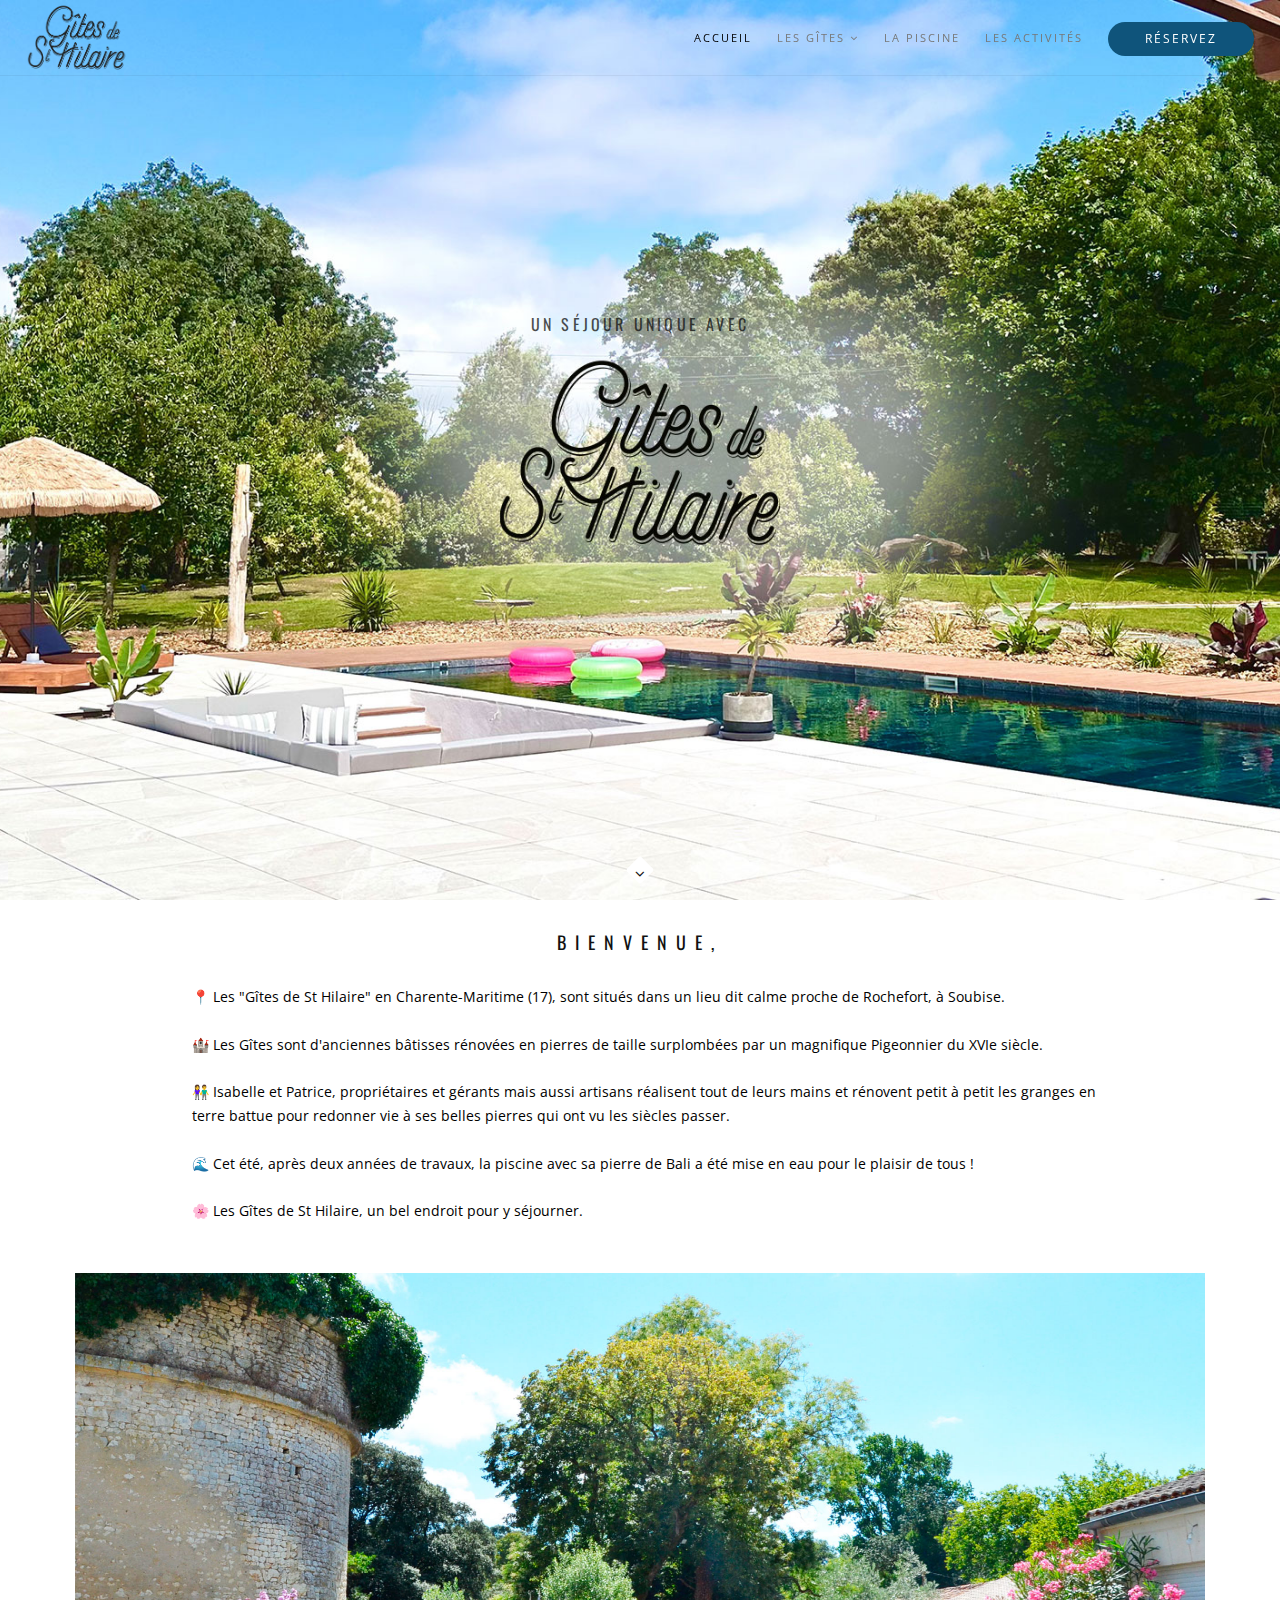
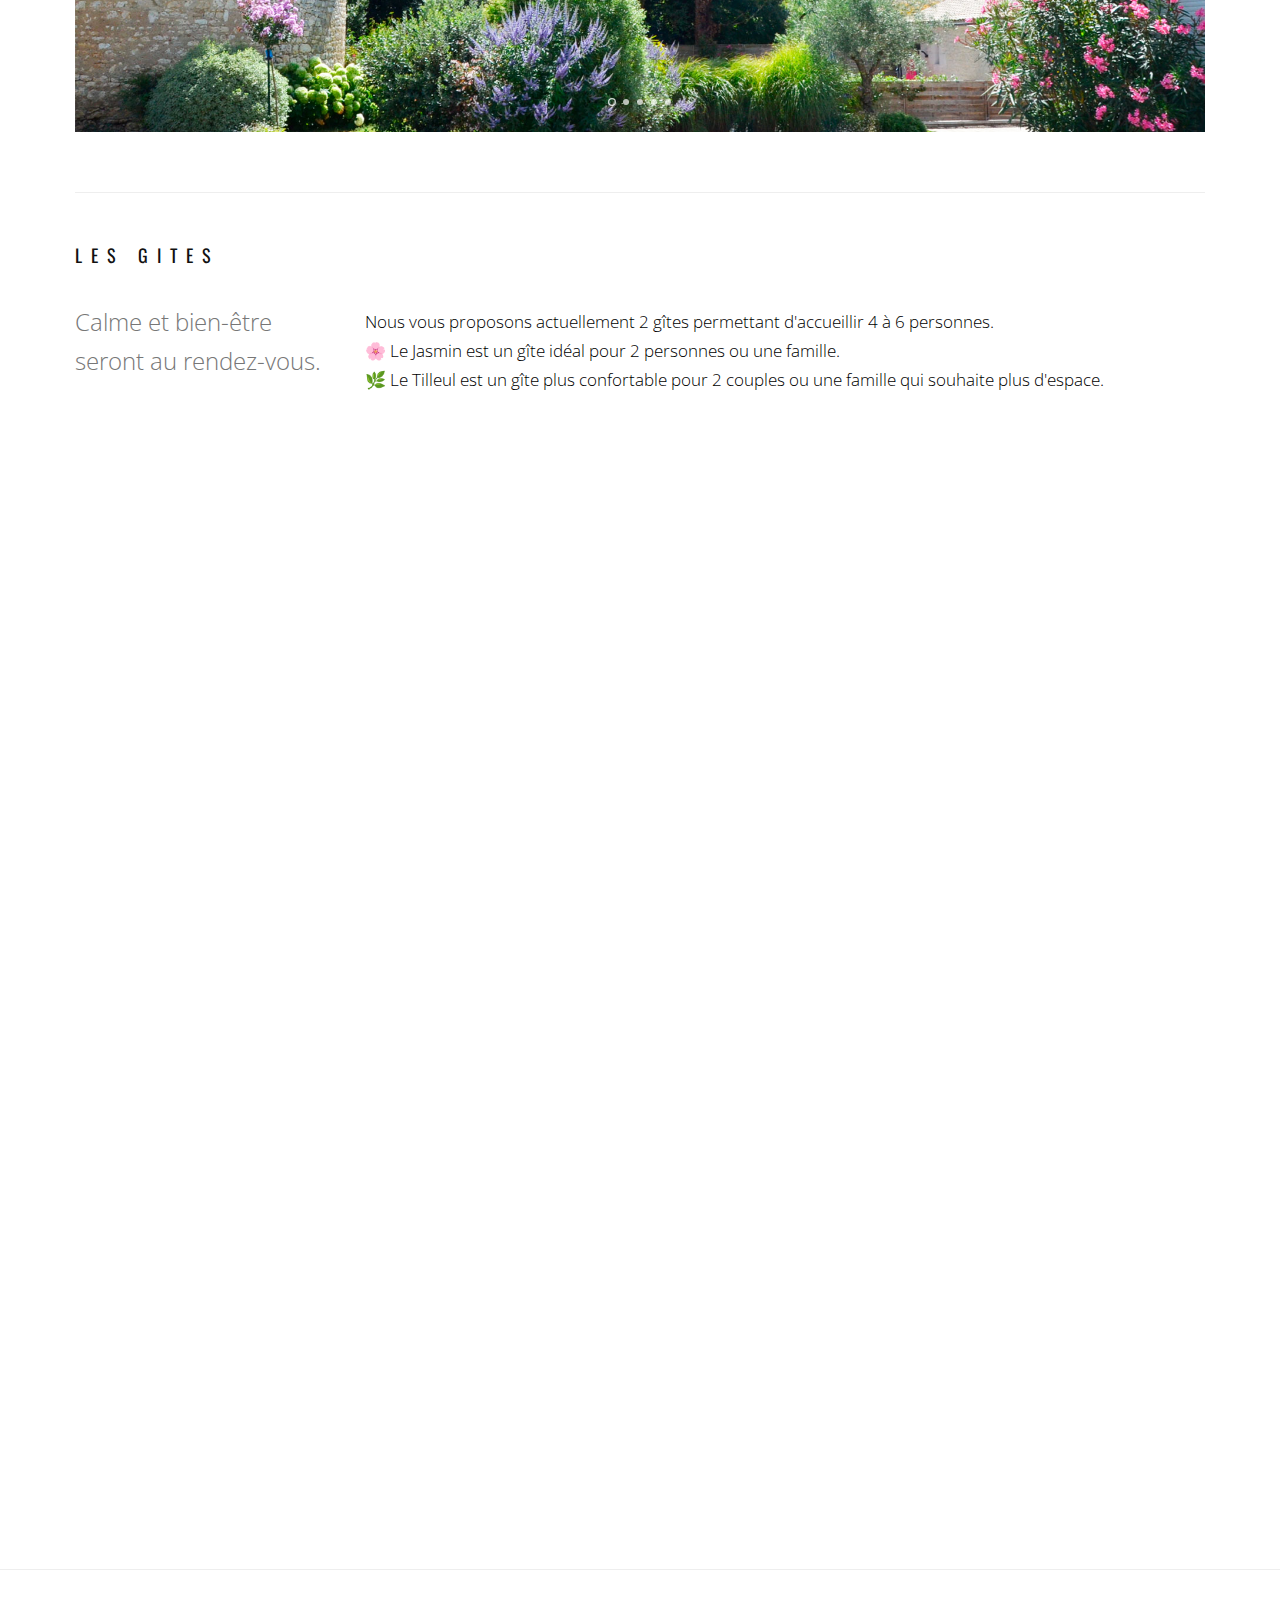
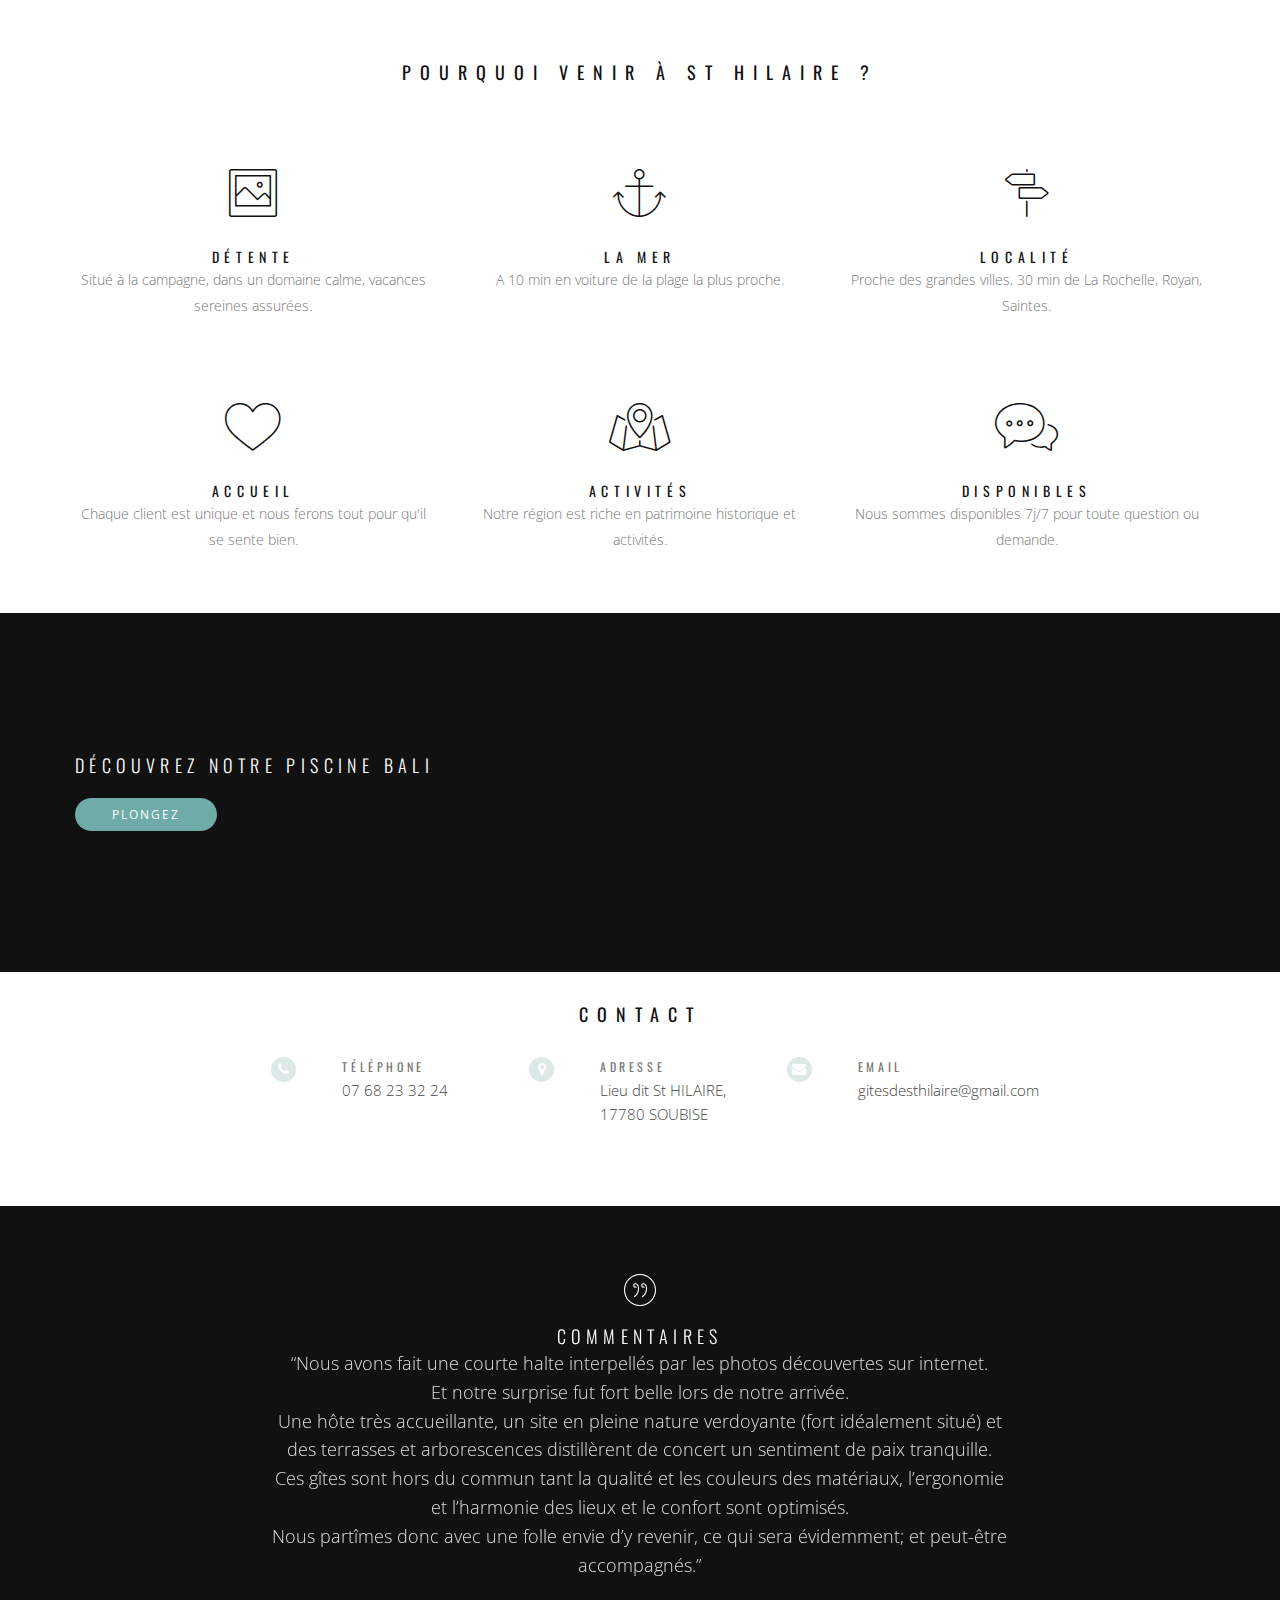
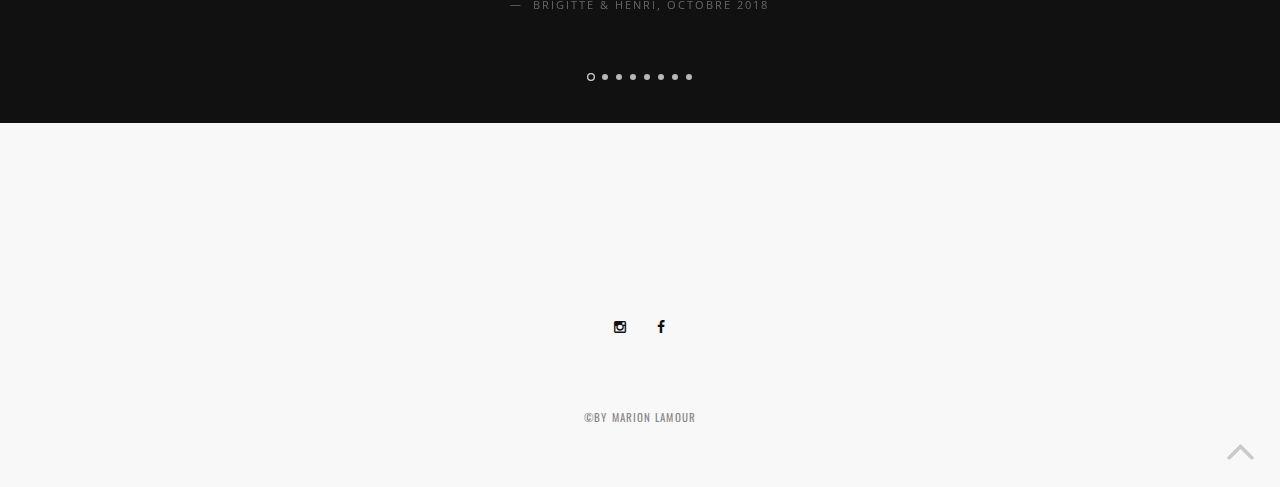
<file: index.html>
<!DOCTYPE html>
<html>
    <head>
        <title>Les Gîtes de St HILAIRE &mdash;</title>
        <meta name="description" content="">
        <meta name="keywords" content="">
        <meta charset="utf-8">
        <meta name="author" content="Marion Lamour">
        <!--[if IE]><meta http-equiv='X-UA-Compatible' content='IE=edge,chrome=1'><![endif]-->
        <meta name="viewport" content="width=device-width, initial-scale=1.0, maximum-scale=1.0" />
        
        <!-- Favicons -->
        <link rel="icon" type="image/png" href="images/favicon.png" />
		<!--[if IE]><link rel="shortcut icon" type="image/x-icon" href="images/favicon.ico" /><![endif]-->
        <link rel="apple-touch-icon" href="images/apple-touch-icon.png">
        <link rel="apple-touch-icon" sizes="72x72" href="images/apple-touch-icon-72x72.png">
        <link rel="apple-touch-icon" sizes="114x114" href="images/apple-touch-icon-114x114.png">
        
        <!-- CSS -->
        <link rel="stylesheet" href="css/bootstrap.min.css">
        <link rel="stylesheet" href="css/style.css">
        <link rel="stylesheet" href="css/style-responsive.css">
        <link rel="stylesheet" href="css/animate.min.css">
        <link rel="stylesheet" href="css/vertical-rhythm.min.css">
        <link rel="stylesheet" href="css/owl.carousel.css">
        <link rel="stylesheet" href="css/magnific-popup.css">        

        
    </head>
    <body class="appear-animate">
        
        <!-- Page Loader -->        
        <div class="page-loader">
            <div class="loader"></div>
        </div>
        <!-- End Page Loader -->

 <!-- Texte pour pop-up 
<h2 class="section-title font-alt mb-10 mb-sm-40">
                        
 </h2>
-->  

        <!-- Page Wrap -->
        <div class="page" id="top">
            
            <!-- Home Section -->
            <section class="home-section bg-gray parallax-2" data-background="images/full-width-images/section-bg-piscine1.jpg" id="home">
                <div class="js-height-full">
                    
                    <!-- Hero Content -->
                    <div class="home-content container">
                        <div class="home-text">
                            <h1 class="hs-line-8 font-alt">
                                Un séjour unique avec
                            </h1>                            
                        </div>
                    </div>
                    <!-- End Hero Content -->
                    
                    <!-- Scroll Down -->
                    <div class="local-scroll">
                        <a href="#about" class="scroll-down"><i class="fa fa-angle-down scroll-down-icon"></i></a>
                    </div>
                    <!-- End Scroll Down -->
                    
                </div>
            </section>
            <!-- End Home Section -->
            
            <!-- Navigation panel -->
            <nav class="main-nav transparent stick-fixed">
                <div class="full-wrapper relative clearfix">
                    <!-- Logo ( * your text or image into link tag *) -->
                    <div class="nav-logo-wrap local-scroll">
                        <a href="index.html" class="logo">
                            <img src="images/logo-dark.png" alt="" />
                        </a>
                    </div>
                    <div class="mobile-nav">
                        <i class="fa fa-bars"></i>
                    </div>
                    <!-- Main Menu -->
                    <div class="inner-nav desktop-nav">
                        <ul class="clearlist scroll-nav local-scroll">
                            <li class="active"><a href="index.html" class="en-cours">Accueil</a></li>
                            <li><a class="mn-has-sub">Les Gîtes <i class="fa fa-angle-down"></i></a>
                                <ul class="mn-sub tilleul">
                                    <li>
                                        <a href="pages-lesgites-jasmin.html">JASMIN</a>
                                    </li>
                                    <li>
                                        <a href="pages-lesgites-tilleul.html">TILLEUL</a>
                                    </li>
                                </ul>                                
                            </li>
                            <li><a href="pages-lapiscine.html">La Piscine</a></li>
                            <li><a href="pages-lesactivites.html">Les Activités</a></li>
                            <li><a href="pages-reservation.html"><span class="btn btn-mod btn-circle btn-border btn-medium btn-color">Réservez</span> </a></li>
                            
                        </ul>
                    </div>
                </div>
            </nav>
            <!-- End Navigation panel -->
            
            
            <!-- About Section -->
<section class="page-section" id="about">
                <div class="container relative">
                    
                    <h2 class="section-title font-alt mt-30 mb-20 mb-sm-40">
                        Bienvenue,
                    </h2>
                    
                    <div class="container">
                        <div class="row">
                            <div class="col-md-10 col-md-offset-1">
                                
                                <h5 class="section-text-h5 mb-40">
                                📍 Les "Gîtes de St Hilaire" en Charente-Maritime (17), sont situés dans un lieu dit calme proche de Rochefort, à Soubise. 
                                </br>
                                </br>
                                🏰 Les Gîtes sont d'anciennes bâtisses rénovées en pierres de taille surplombées par un magnifique Pigeonnier du XVIe siècle. 
                                </br>
                                </br>
                                👫 Isabelle et Patrice, propriétaires et gérants mais aussi artisans réalisent tout de leurs mains et rénovent petit à petit les granges en terre battue pour redonner vie à ses belles pierres qui ont vu les siècles passer. 
                                </br>
                                </br>
                                🌊 Cet été, après deux années de travaux, la piscine avec sa pierre de Bali a été mise en eau pour le plaisir de tous ! 
                                </br>
                                </br>
                                🌸 Les Gîtes de St Hilaire, un bel endroit pour y séjourner.
                                </h5>
                                
                            </div>
                        </div>
                    </div>
            <!-- Work Gallery -->
                    <div class="work-full-media mb-60 mb-xs-30">
                        
                        <ul class="clearlist work-full-slider owl-carousel">
                           
                            <li>
                                <img src="images/gites/section-bg-1.jpg" alt="" />
                            </li>
                             <li>
                                <img src="images/piscine/piscine-1.jpg" alt="" />
                            </li>
                            <li>
                                <img src="images/gites/section-bg-2.jpg" alt="" />
                            </li>
                            <li>
                                <img src="images/gites/section-bg-3.jpg" alt="" />
                            </li>
                            <li>
                                <img src="images/gites/section-bg-4.jpg" alt="" />
                            </li> 
                        </ul>
                        
                    </div>
            <!-- End Work Gallery -->      


                <!-- Divider -->
            <hr class="mb-50"/>
                <!-- End Divider -->

                    
                    <h2 class="section-title font-alt align-left mb-40 mb-sm-40">
                        LES GITES
                    </h2>
                    
                    <div class="section-text mb-50 mb-sm-20">
                        <div class="row">
                        
                            <div class="col-md-3">
                                <blockquote>
                                    <p>
                                   Calme et bien-être seront au rendez-vous.
                                    </p>
                                </blockquote>
                            </div>
                            
                            <div class="col-md-9 mb-sm-50 mb-xs-30">
                                Nous vous proposons actuellement 2 gîtes permettant d'accueillir 4 à 6 personnes.</br>
                                🌸 Le Jasmin est un gîte idéal pour 2 personnes ou une famille. </br>
                                🌿 Le Tilleul est un gîte plus confortable pour 2 couples ou une famille qui souhaite plus d'espace.

                            </div>
                            
                        </div>
                    </div>  
</section>
<!-- Gite 1 -->
            <section class="page-section gallery1">
                <div class="container relative">
                    
                    <div class="row pb-60">
                        
                        <div class="col-md-9 mb-sm-40 wow fadeInUp">
                            
                            <!-- Gallery -->
                            <div class="work-full-media mt-0 white-shadow">
                                <ul class="clearlist work-full-slider owl-carousel">
                                    <li>
                                        <img src="images/gite1/carousel-1.jpg" alt="" />
                                    </li>
                                    <li>
                                        <img src="images/gite1/carousel-2.jpg" alt="" />
                                    </li>
                                    <li>
                                        <img src="images/gite1/carousel-7.jpg" alt="" />
                                    </li>
                                    <li>
                                        <img src="images/gite1/carousel-4.jpg" alt="" />
                                    </li>
                                     <li>
                                        <img src="images/gite1/carousel-6.jpg" alt="" />
                                    </li>
                                    <li>
                                        <img src="images/gite1/carousel-12.jpg" alt="" />
                                    </li>
                                </ul>
                            </div>
                            <!-- End Gallery -->
                            
                        </div>
                        
                        <div class="col-md-3 col-lg-3 wow fadeInUp" data-wow-delay="0.2s">
                            
                            <!-- About Project -->
                            <div class="text">
                                
                                <h3 class="section-title font-alt align-left mb-0 mb-xxs-10">Le Gîte JASMIN🌸</h3>
                                
                                <p>
                                    4 PERSONNES </br>
                                    2 chambres (1 lit double, 2 lits simple)</br>
                                    1 salle de bain</br>
                                    1 canapé convertible</br>
                                    </br>
                                    EQUIPEMENT</br>
                                    TV, WIFI, Parking, Barbecue</br>
                                    Cuisine équipée, lave-vaisselle, lave-linge, salons de jardin, transats, etc...</br>
                                    </br>

                                </p>
                                
                                <div class="mt-40">
                                    <a href="pages-lesgites-jasmin.html" class="btn btn-mod btn-border btn-round btn-medium" target="_blank">EN SAVOIR PLUS</a>
                                </div>
                                
                            </div>
                            <!-- End About Project -->
                            
                        </div>
                    </div>
                </div>
            </section>
 <!-- End Gite 1 -->
 <!-- Gite2 -->
            <section class="page-section gallery1">
                <div class="container relative">
                    
                    <div class="row">
                        
                        <div class="col-md-9 mb-sm-40 wow pb-60 fadeInUp">
                            
                            <!-- Gallery -->
                            <div class="work-full-media mt-0 white-shadow">
                                <ul class="clearlist work-full-slider owl-carousel">
                                    <li>
                                        <img src="images/gite2/carousel-1.jpg" alt="" />
                                    </li>
                                    <li>
                                        <img src="images/gite2/carousel-2.jpg" alt="" />
                                    </li>
                                    <li>
                                        <img src="images/gite2/carousel-3.jpg" alt="" />
                                    </li>
                                    <li>
                                        <img src="images/gite2/carousel-4.jpg" alt="" />
                                    </li>
                                    <li>
                                        <img src="images/gite2/carousel-5.jpg" alt="" />
                                    </li>
                                </ul>
                            </div>
                            <!-- End Gallery -->
                            
                        </div>
                        
                        <div class="col-md-3 col-lg-3 wow fadeInUp" data-wow-delay="0.2s">
                            
                            <!-- About Project -->
                            <div class="text">
                                
                                <h3 class="section-title font-alt align-left mb-0 mb-xxs-10">Le gîte TILLEUL🌿</h3>
                                <p>
                                    
                                    </br>
                                    DE 4 à 6 PERSONNES</br>
                                    2 chambres ( 1 lit double, 2 lits simple)</br>
                                    2 Salles de bain</br>
                                    1 Salon Mezzanine avec canapé convertible</br>
                                    </br>
                                    EQUIPEMENT</br>
                                    TV, WIFI, Parking, Barbecue</br>
                                    Cuisine équipée, lave-vaisselle, lave-linge, salons de jardin, transats, etc...</br>
                                </p>
                                
                                <div class="mt-40">
                                    <a href="pages-lesgites-tilleul.html" class="btn btn-mod btn-border btn-round btn-medium" target="_blank">EN SAVOIR PLUS</a>
                                </div>
                                
                            </div>
                            <!-- End About Project -->
                            
                        </div>
                    </div>
                </div>
            </section>

 <!-- End Gite 2 -->


 <!-- Divider -->
            <hr class="mb-50"/>
 <!-- End Divider -->

  
            <!-- Features Section -->
            <section class="page-section">
                <div class="container relative pb-60">
                    
                    <h2 class="section-title font-alt mt-40 mb-70 mb-sm-40">
                        Pourquoi venir à St Hilaire ?
                    </h2>
                    
                    <!-- Features Grid -->
                    <div class="row multi-columns-row alt-features-grid">
                        
                        <!-- Features Item -->
                        <div class="col-sm-6 col-md-4 col-lg-4">
                            <div class="alt-features-item align-center">
                                <div class="alt-features-icon">
                                    <span class=" icon-picture"></span>
                                </div>
                                <h3 class="alt-features-title font-alt">Détente</h3>
                                <div class="alt-features-descr">
                                    Situé à la campagne, dans un domaine calme, vacances sereines assurées.
                                </div>
                            </div>
                        </div>
                        <!-- End Features Item -->
                        
                        <!-- Features Item -->
                        <div class="col-sm-6 col-md-4 col-lg-4">
                            <div class="alt-features-item align-center">
                                <div class="alt-features-icon">
                                    <span class="icon-anchor"></span>
                                </div>
                                <h3 class="alt-features-title font-alt">La mer</h3>
                                <div class="alt-features-descr">
                                    A 10 min en voiture de la plage la plus proche. 
                                </div>
                            </div>
                        </div>
                        <!-- End Features Item -->
                        
                        <!-- Features Item -->
                        <div class="col-sm-6 col-md-4 col-lg-4">
                            <div class="alt-features-item align-center">
                                <div class="alt-features-icon">
                                    <span class="icon-streetsign"></span>
                                </div>
                                <h3 class="alt-features-title font-alt">Localité</h3>
                                <div class="alt-features-descr">
                                   Proche des grandes villes, 30 min de La Rochelle, Royan, Saintes.
                                </div>
                            </div>
                        </div>
                        <!-- End Features Item -->
                        
                        <!-- Features Item -->
                        <div class="col-sm-6 col-md-4 col-lg-4">
                            <div class="alt-features-item align-center">
                                <div class="alt-features-icon">
                                    <span class="icon-heart"></span>
                                </div>
                                <h3 class="alt-features-title font-alt">Accueil</h3>
                                <div class="alt-features-descr">
                                    Chaque client est unique et nous ferons tout pour qu'il se sente bien.
                                </div>
                            </div>
                        </div>
                        <!-- End Features Item -->
                        
                        <!-- Features Item -->
                        <div class="col-sm-6 col-md-4 col-lg-4">
                            <div class="alt-features-item align-center">
                                <div class="alt-features-icon">
                                    <span class="icon-map"></span>
                                </div>
                                <h3 class="alt-features-title font-alt">Activités</h3>
                                <div class="alt-features-descr">
                                    Notre région est riche en patrimoine historique et activités.
                                </div>
                            </div>
                        </div>
                        <!-- End Features Item -->
                        
                        <!-- Features Item -->
                        <div class="col-sm-6 col-md-4 col-lg-4">
                            <div class="alt-features-item align-center">
                                <div class="alt-features-icon">
                                    <span class="icon-chat"></span>
                                </div>
                                <h3 class="alt-features-title font-alt">Disponibles</h3>
                                <div class="alt-features-descr">
                                    Nous sommes disponibles 7j/7 pour toute question ou demande.
                                </div>
                            </div>
                        </div>
                        <!-- End Features Item -->
                        
                    </div>
                    <!-- End Features Grid -->
                
                </div>
            </section>
            <!-- End Features Section -->
          


           <!-- Call Action Section -->
            <section class="small-section pt-0 pb-0 banner-section bg-dark" data-background="images/piscine/piscine-2.jpg">
                <div class="container relative">
                    
                    <div class="row">
                        
                        <div class="col-sm-6">
                            
                            <div class="mt-140 mt-lg-80 mb-140 mb-lg-80">
                                <div class="banner-content">
                                    <h3 class="banner-heading font-alt white">Découvrez notre piscine Bali</h3>
                            
                                    <div class="local-scroll">
                                        <a href="pages-lespa.html" class="btn btn-mod btn-circle btn-border btn-medium mt-20">Plongez</a>
                                    </div>
                                </div>
                            </div>
                            
                        </div>
                        
                    </div>
                    
                </div>
            </section>
            <!-- End Call Action Section -->

            
           
            

            
            
            <!-- Contact Section -->
            <section class="page-section" id="contact">
                <div class="container relative">
                    
                    <h2 class="section-title font-alt mt-30 mb-0 mb-sm-40">
                        Contact
                    </h2>
                    
                    <div class="row mb-60 mb-xs-40">
                        
                        <div class="col-md-8 col-md-offset-2">
                            <div class="row">
                                
                                <!-- Phone -->
                                <div class="col-sm-6 col-lg-4 pt-20 pb-20 pb-xs-0">
                                    <div class="contact-item">
                                        <div class="ci-icon">
                                            <i class="fa fa-phone"></i>
                                        </div>
                                        <div class="ci-title font-alt">
                                            Téléphone
                                        </div>
                                        <div class="ci-text">
                                            07 68 23 32 24
                                        </div>
                                    </div>
                                </div>
                                <!-- End Phone -->
                                
                                <!-- Address -->
                                <div class="col-sm-6 col-lg-4 pt-20 pb-20 pb-xs-0">
                                    <div class="contact-item">
                                        <div class="ci-icon">
                                            <i class="fa fa-map-marker"></i>
                                        </div>
                                        <div class="ci-title font-alt">
                                            Adresse
                                        </div>
                                        <div class="ci-text">
                                            Lieu dit St HILAIRE, 17780 SOUBISE
                                        </div>
                                    </div>
                                </div>
                                <!-- End Address -->
                                
                                <!-- Email -->
                                <div class="col-sm-6 col-lg-4 pt-20 pb-20 pb-xs-0">
                                    <div class="contact-item">
                                        <div class="ci-icon">
                                            <i class="fa fa-envelope"></i>
                                        </div>
                                        <div class="ci-title font-alt">
                                            Email
                                        </div>
                                        <div class="ci-text">
                                            <a href="mailto:contact@sthilaire.com">gitesdesthilaire@gmail.com</a>
                                        </div>
                                    </div>
                                </div>
                                <!-- End Email -->
                                
                            </div>
                        </div>
                        
                    </div>
                    
                </div>
            </section>
            <!-- End Contact Section -->

             <!-- Testimonials Section -->
            <section class="page-section bg-dark bg-dark-alfa-70 fullwidth-slider pt-60 pb-60" data-background="images/full-width-images/section-bg-3.jpg">
                 <!-- Slide Item -->
                <div>
                    <div class="container relative">
                        <div class="row mb-50">
                            <div class="col-md-8 col-md-offset-2 align-center">
                                <!-- Section Icon -->
                                <div class="section-icon">
                                    <span class="icon-quote"></span>
                                </div>
                                <!-- Section Title --><h3 class="small-title font-alt">Commentaires</h3>
                                <blockquote class="testimonial white">
                                    <p>
                                        “Nous avons fait une courte halte interpellés par les photos découvertes sur internet.</br>
                                        Et notre surprise fut fort belle lors de notre arrivée.</br>
                                        Une hôte très accueillante, un site en pleine nature verdoyante (fort idéalement situé) et des terrasses et arborescences distillèrent de concert un sentiment de paix tranquille. </br>
                                        Ces gîtes sont hors du commun tant la qualité et les couleurs des matériaux, l’ergonomie et l’harmonie des lieux et le confort sont optimisés.</br>
                                        Nous partîmes donc avec une folle envie d’y revenir, ce qui sera évidemment; et peut-être accompagnés.”
                                    </p>
                                    <footer class="testimonial-author">
                                        Brigitte & Henri, Octobre 2018
                                    </footer>
                                </blockquote>
                            </div>
                        </div>
                    </div>
                </div>
                <!-- End Slide Item -->

                 <!-- Slide Item -->
                <div>
                    <div class="container relative">
                        <div class="row mb-50">
                            <div class="col-md-8 col-md-offset-2 align-center">
                                <!-- Section Icon -->
                                <div class="section-icon">
                                    <span class="icon-quote"></span>
                                </div>
                                <!-- Section Title --><h3 class="small-title font-alt">Commentaires</h3>
                                <blockquote class="testimonial white">
                                    <p>
                                        “Havre de paix pour visiter Rochefort, Brouage, Oléron...</br>
                                        Le logement correspondait tout à fait à nos attentes: au calme, confortable, aménagé et décoré avec soin. Nous avons été chaleureusement accueillis.</br> Nous sommes ravis de notre séjour!”
                                    </p>
                                    <footer class="testimonial-author">
                                        Dube, août 2017, Booking
                                    </footer>
                                </blockquote>
                            </div>
                        </div>
                    </div>
                </div>
                <!-- End Slide Item -->


                 <!-- Slide Item -->
                <div>
                    <div class="container relative">
                        <div class="row mb-50">
                            <div class="col-md-8 col-md-offset-2 align-center">
                                <!-- Section Icon -->
                                <div class="section-icon">
                                    <span class="icon-quote"></span>
                                </div>
                                <!-- Section Title --><h3 class="small-title font-alt">Commentaires</h3>
                                <blockquote class="testimonial white">
                                    <p>
                                       “Logement impeccable, réalisé avec soin et matériaux de qualité.</br> Beau travail ! Merci à Isabelle pour son accueil et sa gentillesse.”

                                    </p>
                                    <footer class="testimonial-author">
                                        Sébastien, septembre 2017, Air Bnb
                                    </footer>
                                </blockquote>
                            </div>
                        </div>
                    </div>
                </div>
                <!-- End Slide Item -->
                
                <!-- Slide Item -->
                <div>
                    <div class="container relative">
                        <div class="row mb-50">
                            <div class="col-md-8 col-md-offset-2 align-center">
                                <!-- Section Icon -->
                                <div class="section-icon">
                                    <span class="icon-quote"></span>
                                </div>
                                <!-- Section Title --><h3 class="small-title font-alt">Commentaires</h3>
                                <blockquote class="testimonial white">
                                    <p>
                                       “Gîte en tous points excellent, belles qualités de prestations, très bien équipé, accueil irréprochable, cadre reposant et verdoyant, 2 terrasses, vue sur pigeonnier, jaccuzzi intérieur pour 5 personnes haut de gamme.. En plus lits faits à l'arrivée et kit serviettes fournis !</br>
                                        Situation géographique idéale pour les visite touristiques.</br>
                                        Bref de très beaux souvenirs en famille et prochain séjour à planifier très vite.</br> À recommander absolument.”
                                    </p>
                                    <footer class="testimonial-author">
                                        Vincent, juillet 2017, Abritel
                                    </footer>
                                </blockquote>
                            </div>
                        </div>
                    </div>
                </div>
                <!-- End Slide Item -->

                <!-- Slide Item -->
                <div>
                    <div class="container relative">
                        <div class="row mb-50">
                            <div class="col-md-8 col-md-offset-2 align-center">
                                <!-- Section Icon -->
                                <div class="section-icon">
                                    <span class="icon-quote"></span>
                                </div>
                                <!-- Section Title --><h3 class="small-title font-alt">Commentaires</h3>
                                <blockquote class="testimonial white">
                                    <p>
                                        “Très belle location avec 2 terrasses, à la décoration personnalisée, au calme et bien située car beaucoup de possibilités d'activités et visites aux alentours. Isabelle et Patrice sont des personnes très accueillantes qui se soucient du bien être de leurs locataires. Nous les remercions pour leur accueil chaleureux. Grand spa dans un bel espace spacieux, avec terrasse. Nous recommandons cette location.”
                                    </p>
                                    <footer class="testimonial-author">
                                        Isabelle, juillet 2017, Air Bnb
                                    </footer>
                                </blockquote>
                            </div>
                        </div>
                    </div>
                </div>
                <!-- End Slide Item -->
                
                <!-- Slide Item -->
                <div>
                    <div class="container relative">
                        <div class="row mb-50">
                            <div class="col-md-8 col-md-offset-2 align-center">
                                <!-- Section Icon -->
                                <div class="section-icon">
                                    <span class="icon-quote"></span>
                                </div>
                                <!-- Section Title --><h3 class="small-title font-alt">Commentaires</h3>
                                <blockquote class="testimonial white">
                                    <p>
                                        “L’endroit est vraiment parfait, idéal pour passer d'excellentes vacances et les propriétaires sont très sympathiques et accueillants. Il faut y aller, ça vaut vraiment le détour, on se sent chez soi. Nous sommes à deux pas d'un supermarché, 10 kms de la mer, le rêve.</br> Nous y retournerons avec grand plaisir”
                                    </p>
                                    <footer>
                                        Gabriel, septembre 2017, Booking
                                    </footer>
                                </blockquote>
                            </div>
                        </div>
                    </div>
                </div>
                <!-- End Slide Item -->

                <!-- Slide Item -->
                <div>
                    <div class="container relative">
                        <div class="row mb-50">
                            <div class="col-md-8 col-md-offset-2 align-center">
                                <!-- Section Icon -->
                                <div class="section-icon">
                                    <span class="icon-quote"></span>
                                </div>
                                <!-- Section Title --><h3 class="small-title font-alt">Commentaires</h3>
                                <blockquote class="testimonial white">
                                    <p>
                                        “Idéalement situé au milieu de la campagne charentaise, à quelques kilomètres de Rochefort, le gîte de St Hilaire est une divine surprise pour le voyageur en quête de tranquillité et de confort. De l’accueil fantastique par la maitresse de maison a la beauté du spa en passant par le confort des chambres, tout y est beau et doux.</br> Notre seul regret ? Ne pas avoir pu y séjourner plus longtemps..”
                                    </p>
                                    <footer class="testimonial-author">
                                        Christophe, août 2017, Booking
                                    </footer>
                                </blockquote>
                            </div>
                        </div>
                    </div>
                </div>
                <!-- End Slide Item -->
                
                <!-- Slide Item -->
                <div>
                    <div class="container relative">
                        <div class="row mb-50">
                            <div class="col-md-8 col-md-offset-2 align-center">
                                <!-- Section Icon -->
                                <div class="section-icon">
                                    <span class="icon-quote"></span>
                                </div>
                                <!-- Section Title --><h3 class="small-title font-alt">Commentaires</h3>
                                <blockquote class="testimonial white">
                                    <p>
                                        “Séjour réussi dans un gîte très agréable qui offre repos, détente et visites. A recommander.
                                        Hôtes accueillants soucieux du bien être de leurs locataires et de contacts très agréables.
                                        Gîte au design recherché offrant un équipement complet, une excellente literie, 2 terrasses permettant de profiter de l'extérieur dont une avec vue sur le beau pigeonnier. Vaste espace détente avec Jaccuzzi, très réussi pour des séances relaxantes dans un décor zen. Situation géographique calme et centrale pour découvrir la région (les îles, La Rochelle, Le zoo de La Palmyre, Saintes). Belle rénovation”
    
                                    </p>
                                    <footer class="testimonial-author">
                                       Paul, septembre 2017, Abritel    
                                    </footer>
                                </blockquote>
                            </div>
                        </div>
                    </div>
                </div>
                <!-- End Slide Item -->
                
            </section>
            <!-- End Testimonials Section -->
            
            
            <!-- Google Map 
            <div class="google-map">
                
                <div data-address="St Hilaire, Soubise, France" id="map-canvas"></div>
                
                <div class="map-section">
                    
                </div>
                
            </div>
             End Google Map -->
            
            

            <!-- Footer -->
            <footer class="page-section bg-gray-lighter footer pt-60 pb-60">
                <div class="container">
                    
                    <!-- Footer Logo -->
                    <div class="local-scroll mb-30 wow fadeInUp" data-wow-duration="1.5s">
                        <a href="index.html"><img src="images/logo-dark.png" width="138" height="96" alt="" /></a>
                    </div>
                    <!-- End Footer Logo -->
                    

                    <!-- Social Links -->
                    <div class="footer-social-links mb-70 mb-xs-60">
                        <a href="https://www.instagram.com/gitesdesthilaire/" title="Instagram" target="_blank"><i class="fa fa-instagram"></i></a>
                        <a href="https://www.facebook.com/Gîtes-de-St-Hilaire-232374453523361/" title="Facebook" target="_blank"><i class="fa fa-facebook"></i></a>

                    </div>
                    <!-- End Social Links --> 
                    
                    <!-- Footer Text -->
                    <div class="footer-text">

                        <div class="footer-made font-alt">
                         <a href="https://www.instagram.com/bymarionlamour/" target="_blank">&copy;By Marion LAMOUR</a>
                        </div>
                        
                    </div>
                    <!-- End Footer Text --> 
                    
                 </div>
                 
                 
                 <!-- Top Link -->
                 <div class="local-scroll">
                     <a href="#top" class="link-to-top"><i class="fa fa-angle-up"></i></a>
                 </div>
                 <!-- End Top Link -->
                 
            </footer>
            <!-- End Footer -->
        

        <!-- End Page Wrap -->
        
        
        <!-- JS -->
        <script type="text/javascript" src="js/jquery-1.11.2.min.js"></script>
        <script type="text/javascript" src="js/jquery.easing.1.3.js"></script>
        <script type="text/javascript" src="js/bootstrap.min.js"></script>        
        <script type="text/javascript" src="js/SmoothScroll.js"></script>
        <script type="text/javascript" src="js/jquery.scrollTo.min.js"></script>
        <script type="text/javascript" src="js/jquery.localScroll.min.js"></script>
        <script type="text/javascript" src="js/jquery.viewport.mini.js"></script>
        <script type="text/javascript" src="js/jquery.countTo.js"></script>
        <script type="text/javascript" src="js/jquery.appear.js"></script>
        <script type="text/javascript" src="js/jquery.sticky.js"></script>
        <script type="text/javascript" src="js/jquery.parallax-1.1.3.js"></script>
        <script type="text/javascript" src="js/jquery.fitvids.js"></script>
        <script type="text/javascript" src="js/owl.carousel.min.js"></script>
        <script type="text/javascript" src="js/isotope.pkgd.min.js"></script>
        <script type="text/javascript" src="js/imagesloaded.pkgd.min.js"></script>
        <script type="text/javascript" src="js/jquery.magnific-popup.min.js"></script>
        <script type="text/javascript" src="http://maps.google.com/maps/api/js?sensor=false&amp;language=en"></script>
        <script type="text/javascript" src="js/gmap3.min.js"></script>
        <script type="text/javascript" src="js/wow.min.js"></script>
        <script type="text/javascript" src="js/masonry.pkgd.min.js"></script>
        <script type="text/javascript" src="js/jquery.simple-text-rotator.min.js"></script>
        <script type="text/javascript" src="js/all.js"></script>
        <script type="text/javascript" src="js/contact-form.js"></script>
        <script type="text/javascript" src="js/jquery.ajaxchimp.min.js"></script>
        <script>
          (function(i,s,o,g,r,a,m){i['GoogleAnalyticsObject']=r;i[r]=i[r]||function(){
          (i[r].q=i[r].q||[]).push(arguments)},i[r].l=1*new Date();a=s.createElement(o),
          m=s.getElementsByTagName(o)[0];a.async=1;a.src=g;m.parentNode.insertBefore(a,m)
          })(window,document,'script','https://www.google-analytics.com/analytics.js','ga');

          ga('create', 'UA-104537604-1', 'auto');
          ga('send', 'pageview');

        </script>
        <!--[if lt IE 10]><script type="text/javascript" src="js/placeholder.js"></script><![endif]-->
    </body>
</html>
</file>
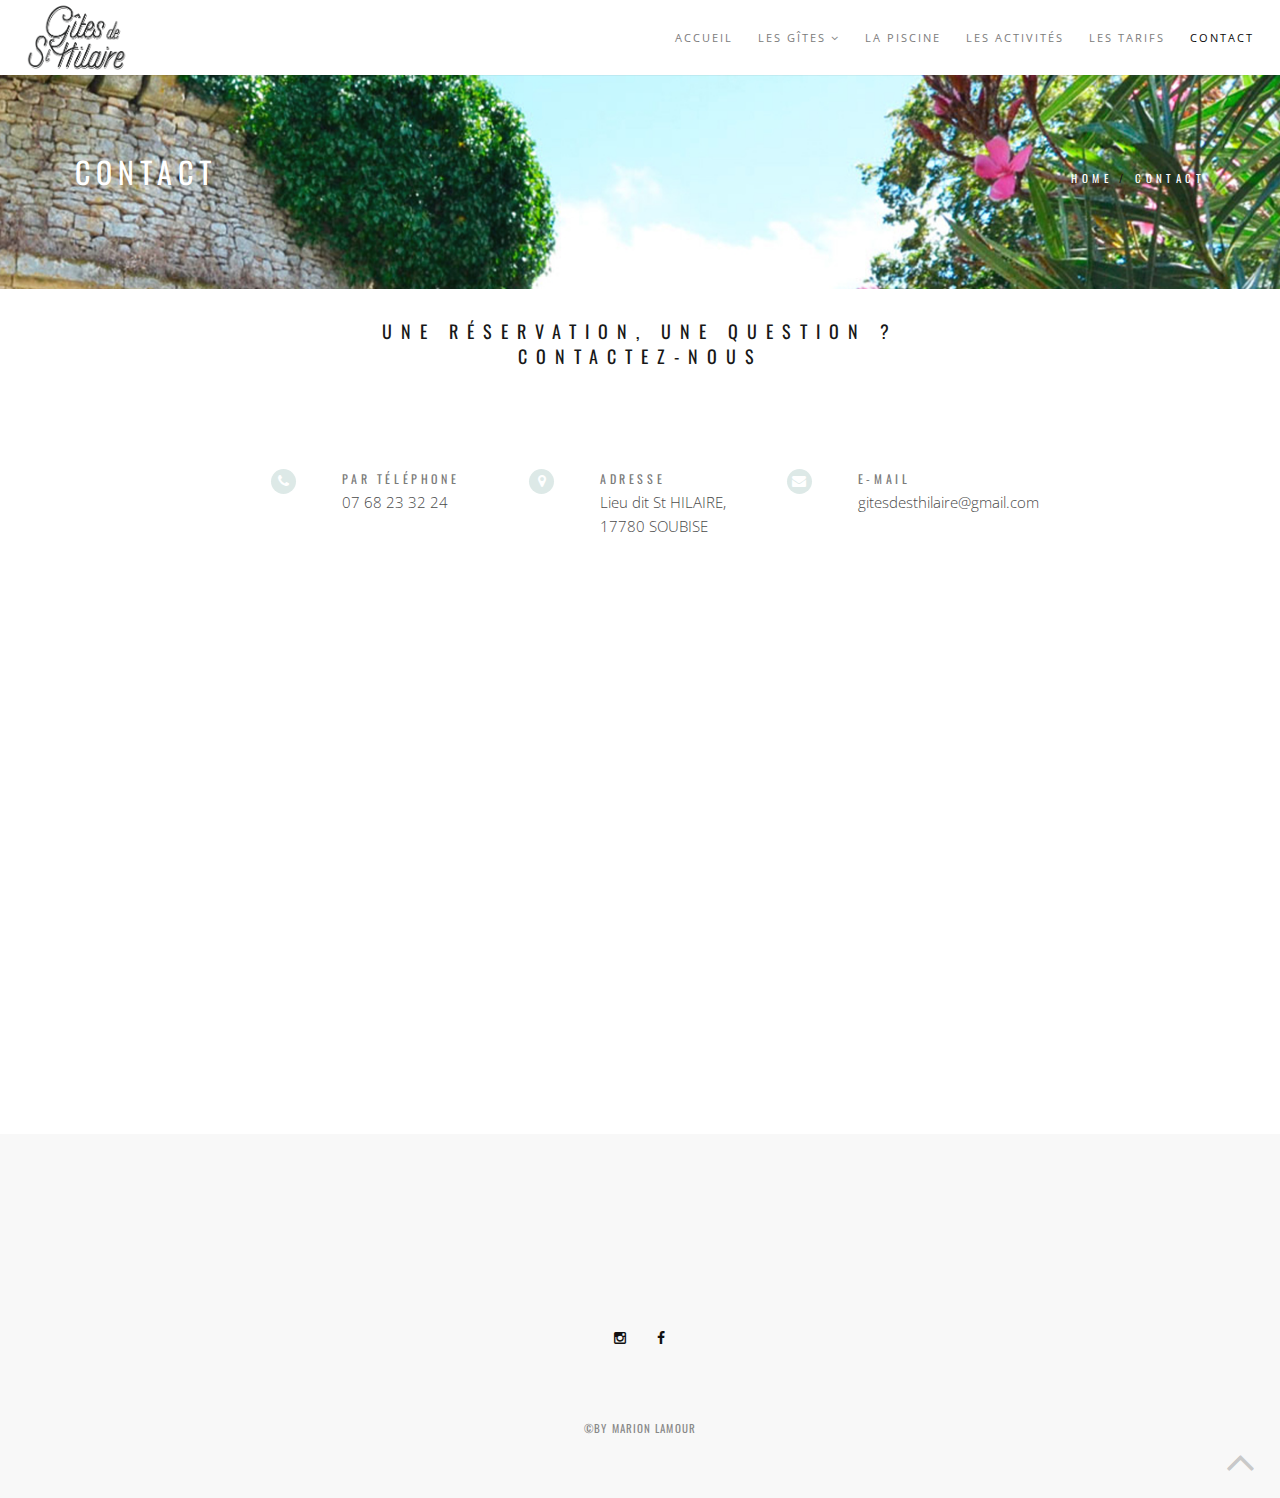
<file: pages-contact.html>
<!DOCTYPE html>
<html>
    <head>
        <title>Les Gîtes de St HILAIRE &mdash;</title>
        <meta name="description" content="">
        <meta name="keywords" content="">
        <meta charset="utf-8">
        <meta name="author" content="Marion Lamour">
        <!--[if IE]><meta http-equiv='X-UA-Compatible' content='IE=edge,chrome=1'><![endif]-->
        <meta name="viewport" content="width=device-width, initial-scale=1.0, maximum-scale=1.0" />
        
        <!-- Favicons -->
        <link rel="icon" type="image/png" href="images/favicon.png" />
        <!--[if IE]><link rel="shortcut icon" type="image/x-icon" href="images/favicon.ico" /><![endif]-->
        <link rel="apple-touch-icon" href="images/apple-touch-icon.png">
        <link rel="apple-touch-icon" sizes="72x72" href="images/apple-touch-icon-72x72.png">
        <link rel="apple-touch-icon" sizes="114x114" href="images/apple-touch-icon-114x114.png">
        
        <!-- CSS -->
        <link rel="stylesheet" href="css/bootstrap.min.css">
        <link rel="stylesheet" href="css/style.css">
        <link rel="stylesheet" href="css/style-responsive.css">
        <link rel="stylesheet" href="css/animate.min.css">
        <link rel="stylesheet" href="css/vertical-rhythm.min.css">
        <link rel="stylesheet" href="css/owl.carousel.css">
        <link rel="stylesheet" href="css/magnific-popup.css">        

        
    </head>
    <body class="appear-animate">
        
        <!-- Page Loader -->        
        <div class="page-loader">
            <div class="loader"></div>
        </div>
        <!-- End Page Loader -->
        
        <!-- Page Wrap -->
        <div class="page" id="top">
            
            <!-- Navigation panel -->
            <nav class="main-nav js-stick">
                <div class="full-wrapper relative clearfix">
                    <!-- Logo ( * your text or image into link tag *) -->
                    <div class="nav-logo-wrap local-scroll">
                        <a href="index.html" class="logo">
                            <img src="images/logo-dark.png" alt="" />
                        </a>
                    </div>
                    <div class="mobile-nav">
                        <i class="fa fa-bars"></i>
                    </div>
                    
                    <!-- Main Menu -->
                    <div class="inner-nav desktop-nav">
                        <ul class="clearlist scroll-nav local-scroll">
                            <li><a href="index.html">Accueil</a></li>
                            <li><a class="mn-has-sub">Les Gîtes <i class="fa fa-angle-down"></i></a>
                                <ul class="mn-sub tilleul">
                                    <li>
                                        <a href="pages-lesgites-jasmin.html">JASMIN</a>
                                    </li>
                                    <li>
                                        <a href="pages-lesgites-tilleul.html">TILLEUL</a>
                                    </li>
                                </ul>                                
                            </li>
                            <li><a href="pages-lapiscine.html">La Piscine</a></li>
                            <li><a href="pages-lesactivites.html">Les Activités</a></li>
                            <li><a href="pages-lestarifs.html">Les Tarifs</a></li>
                            <li><a href="pages-contact.html" class="en-cours">Contact</a></li>
                            
                        </ul>
                    </div>
                    <!-- End Main Menu -->
                    

                </div>
            </nav>
            <!-- End Navigation panel -->
            
            
            <!-- Head Section -->
            <section class="small-section bg-dark-alfa-0" data-background="images/full-width-images/section-bg-12.jpg">
                <div class="relative container align-left">
                    
                    <div class="row">
                        
                        <div class="col-md-8">
                            <h1 class="hs-line-11 no-transp font-alt mb-20 mb-xs-0 white">Contact</h1>
                        </div>
                        
                        <div class="col-md-4 mt-30">
                            
                            <div class="mod-breadcrumbs font-alt align-right">
                                <a href="index.html">Home</a>&nbsp;/&nbsp;<a>Contact</a>
                            </div>
                            
                        </div>
                    </div>
                    
                </div>
            </section>
            <!-- End Head Section -->
            
            
            <!-- Contact Section -->
            <section class="page-section" id="contact">
                <div class="container relative">
                    
                    <h2 class="section-title font-alt mt-30 mb-70 mb-sm-40">
                        Une réservation, une question ?</br> Contactez-nous
                    </h2>
                    
                    <div class="row mb-60 mb-xs-40">
                        
                        <div class="col-md-8 col-md-offset-2">
                            <div class="row">
                                
                                <!-- Phone -->
                                <div class="col-sm-6 col-lg-4 pt-20 pb-20 pb-xs-0">
                                    <div class="contact-item">
                                        <div class="ci-icon">
                                            <i class="fa fa-phone"></i>
                                        </div>
                                        <div class="ci-title font-alt">
                                            Par téléphone
                                        </div>
                                        <div class="ci-text">
                                            07 68 23 32 24
                                        </div>
                                    </div>
                                </div>
                                <!-- End Phone -->
                                
                                <!-- Address -->
                                <div class="col-sm-6 col-lg-4 pt-20 pb-20 pb-xs-0">
                                    <div class="contact-item">
                                        <div class="ci-icon">
                                            <i class="fa fa-map-marker"></i>
                                        </div>
                                        <div class="ci-title font-alt">
                                            Adresse
                                        </div>
                                        <div class="ci-text">
                                            Lieu dit St HILAIRE, 17780 SOUBISE
                                        </div>
                                    </div>
                                </div>
                                <!-- End Address -->
                                
                                <!-- Email -->
                                <div class="col-sm-6 col-lg-4 pt-20 pb-20 pb-xs-0">
                                    <div class="contact-item">
                                        <div class="ci-icon">
                                            <i class="fa fa-envelope"></i>
                                        </div>
                                        <div class="ci-title font-alt">
                                            E-mail
                                        </div>
                                        <div class="ci-text">
                                            <a href="mailto:gitesdesthilaire@gmail.com">gitesdesthilaire@gmail.com</a>
                                        </div>
                                    </div>
                                </div>
                                <!-- End Email -->
                                
                            </div>
                        </div>
                        
                    </div>
                    
                </div>
            </section>
            <!-- End Contact Section -->
            
            

            <!-- Google Map -->
            <div class="align-center mb-60">
                <iframe src="https://www.google.com/maps/embed?pb=!1m18!1m12!1m3!1d2775.9413160212725!2d-1.0001601871850316!3d45.91248310329496!2m3!1f0!2f0!3f0!3m2!1i1024!2i768!4f13.1!3m3!1m2!1s0x480141e913b39c15%3A0xdf910cf8f7b688e0!2sG%C3%AEtes%20de%20St%20Hilaire!5e0!3m2!1sfr!2sfr!4v1722449519022!5m2!1sfr!2sfr" width="1000" height="450" style="border:0;" loading="lazy" referrerpolicy="no-referrer-when-downgrade"></iframe>
            </div>            

            <!-- 
            <div class="google-map">

                <div data-address="Gites de St Hilaire, 17780 SOUBISE" id="map-canvas"></div>

            </div>
            
            <!-- End Google Map -->
            
            
            <!-- Footer -->
            <footer class="page-section bg-gray-lighter footer pt-60 pb-60">
                <div class="container">
                    
                    <!-- Footer Logo -->
                    <div class="local-scroll mb-30 wow fadeInUp" data-wow-duration="1.5s">
                        <a href="index.html"><img src="images/logo-dark.png" width="138" height="96" alt="" /></a>
                    </div>
                    <!-- End Footer Logo -->
                    

                    <!-- Social Links -->
                    <div class="footer-social-links mb-70 mb-xs-60">
                        <a href="https://www.instagram.com/gitesdesthilaire/" title="Instagram" target="_blank"><i class="fa fa-instagram"></i></a>
                        <a href="https://www.facebook.com/Gîtes-de-St-Hilaire-232374453523361/" title="Facebook" target="_blank"><i class="fa fa-facebook"></i></a>

                    </div>
                    <!-- End Social Links --> 
                    
                    <!-- Footer Text -->
                    <div class="footer-text">

                        <div class="footer-made font-alt">
                         <a href="https://www.instagram.com/bymarionlamour/" target="_blank">&copy;By Marion LAMOUR</a>
                        </div>
                        
                    </div>
                    <!-- End Footer Text --> 
                    
                 </div>
                 
                 
                 <!-- Top Link -->
                 <div class="local-scroll">
                     <a href="#top" class="link-to-top"><i class="fa fa-angle-up"></i></a>
                 </div>
                 <!-- End Top Link -->
                 
            </footer>
            <!-- End Footer -->
        
        
        </div>
        <!-- End Page Wrap -->
        
        
        <!-- JS -->
        <script type="text/javascript" src="js/jquery-1.11.2.min.js"></script>
        <script type="text/javascript" src="js/jquery.easing.1.3.js"></script>
        <script type="text/javascript" src="js/bootstrap.min.js"></script>        
        <script type="text/javascript" src="js/SmoothScroll.js"></script>
        <script type="text/javascript" src="js/jquery.scrollTo.min.js"></script>
        <script type="text/javascript" src="js/jquery.localScroll.min.js"></script>
        <script type="text/javascript" src="js/jquery.viewport.mini.js"></script>
        <script type="text/javascript" src="js/jquery.countTo.js"></script>
        <script type="text/javascript" src="js/jquery.appear.js"></script>
        <script type="text/javascript" src="js/jquery.sticky.js"></script>
        <script type="text/javascript" src="js/jquery.parallax-1.1.3.js"></script>
        <script type="text/javascript" src="js/jquery.fitvids.js"></script>
        <script type="text/javascript" src="js/owl.carousel.min.js"></script>
        <script type="text/javascript" src="js/isotope.pkgd.min.js"></script>
        <script type="text/javascript" src="js/imagesloaded.pkgd.min.js"></script>
        <script type="text/javascript" src="js/jquery.magnific-popup.min.js"></script>
        <script type="text/javascript" src="http://maps.google.com/maps/api/js?sensor=false&amp;language=en"></script>
        <script type="text/javascript" src="js/wow.min.js"></script>
        <script type="text/javascript" src="js/masonry.pkgd.min.js"></script>
        <script type="text/javascript" src="js/jquery.simple-text-rotator.min.js"></script>
        <script type="text/javascript" src="js/all.js"></script>
        <script type="text/javascript" src="js/contact-form.js"></script>
        <script type="text/javascript" src="js/jquery.ajaxchimp.min.js"></script>        
        <!--[if lt IE 10]><script type="text/javascript" src="js/placeholder.js"></script><![endif]-->
        
    </body>
</html>
</file>
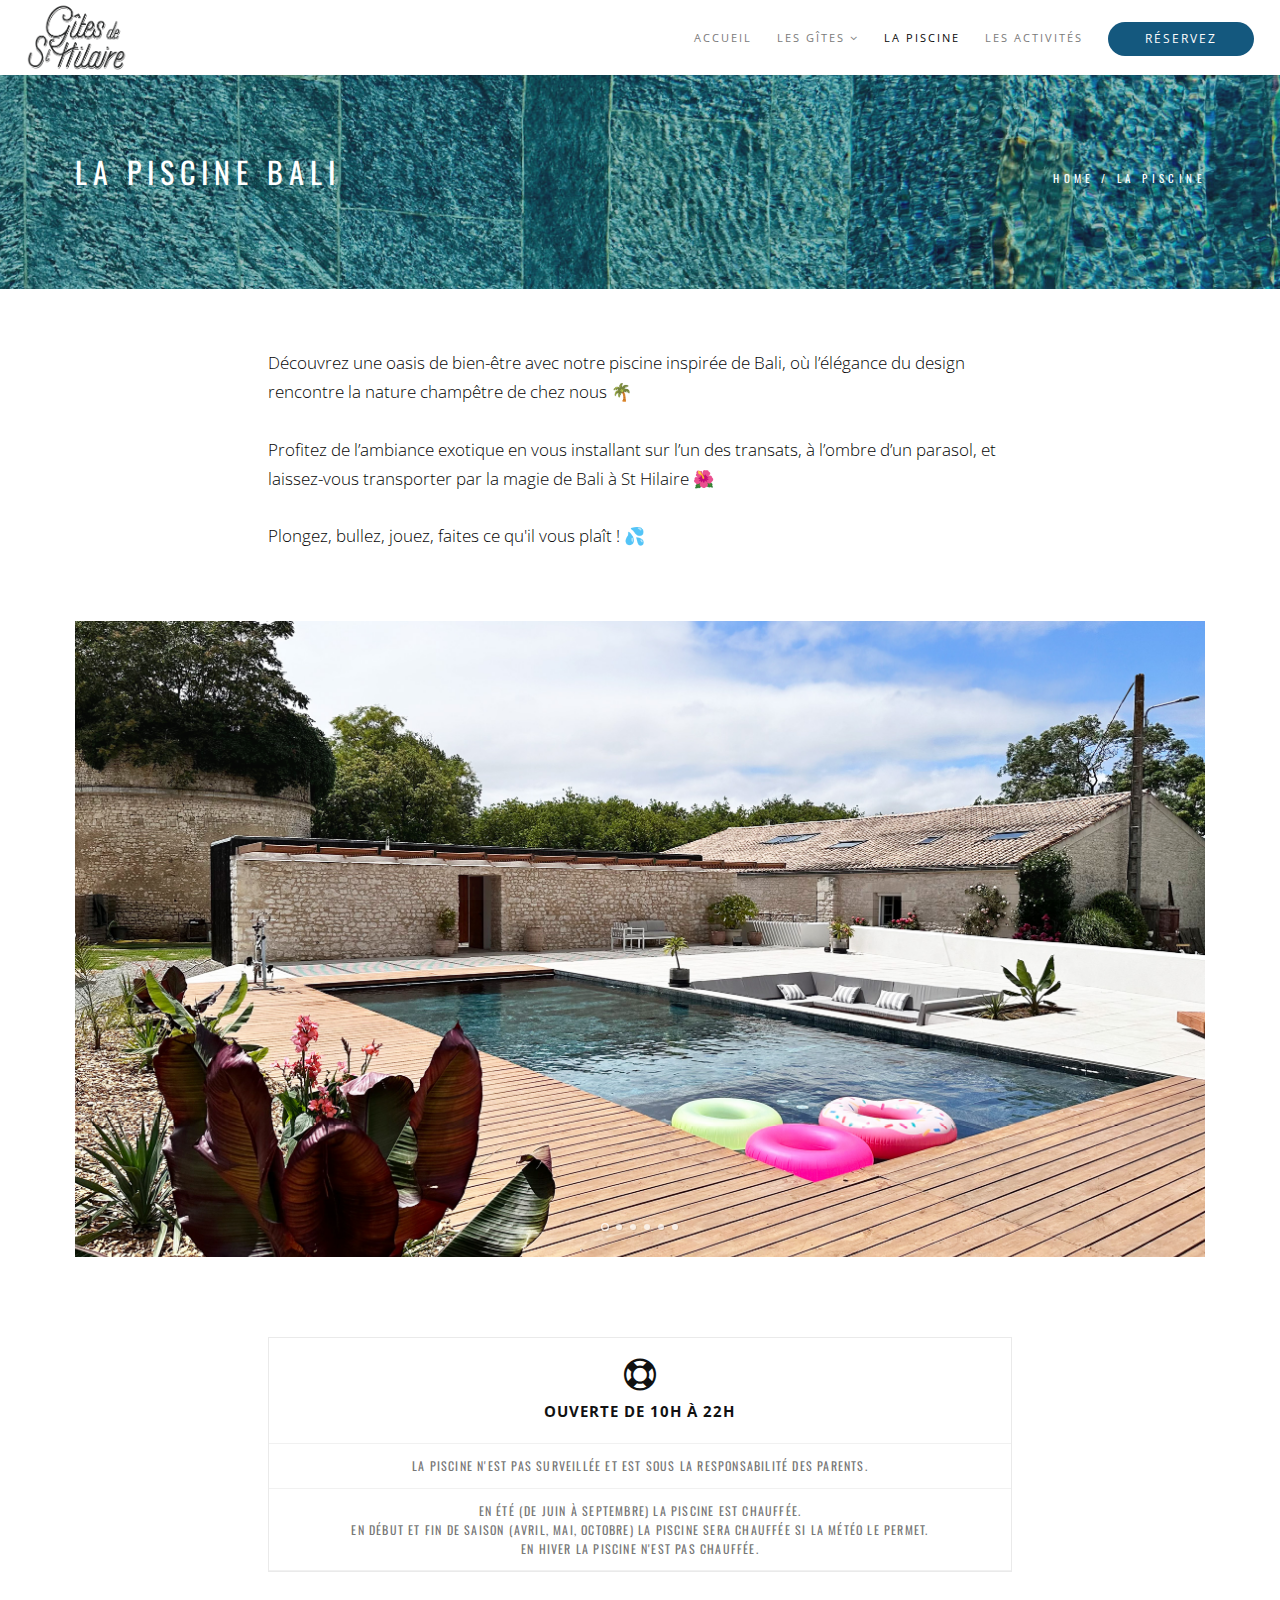
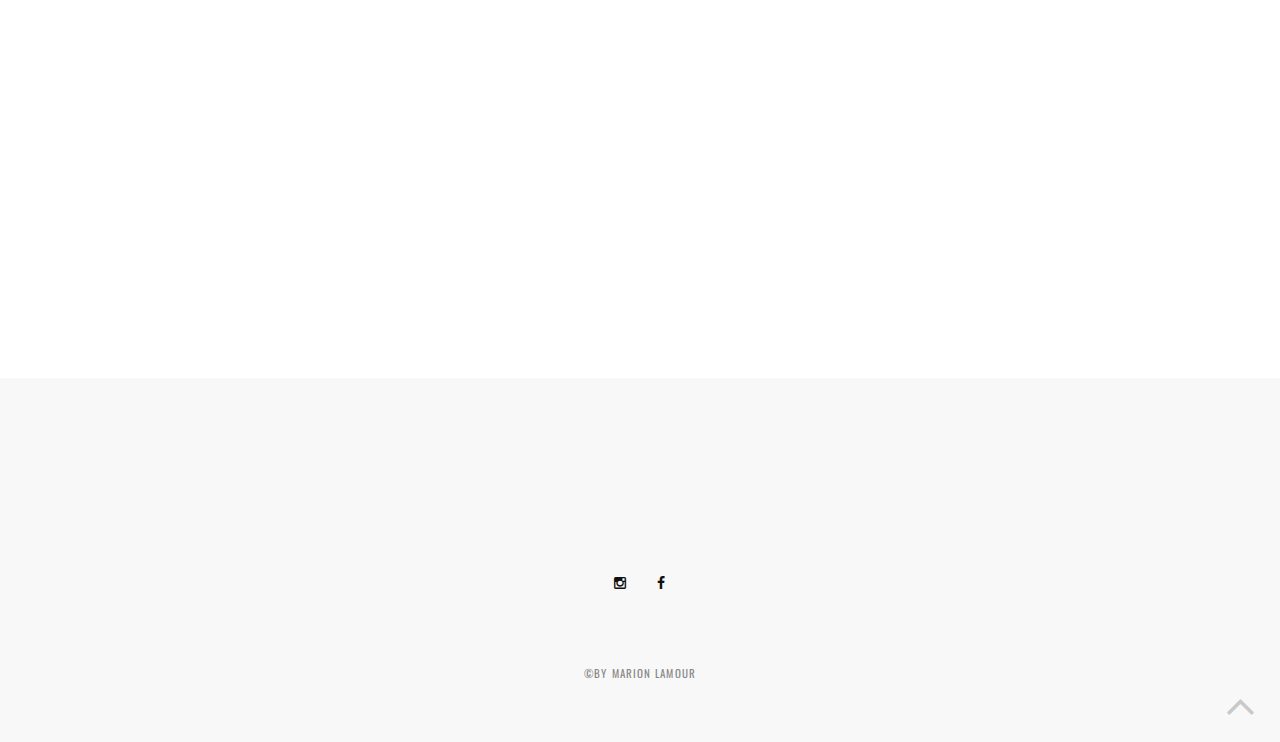
<file: pages-lapiscine.html>
<!DOCTYPE html>
<html>
    <head>
        <title>Les Gîtes de St HILAIRE &mdash;</title>
        <meta name="description" content="">
        <meta name="keywords" content="">
        <meta charset="utf-8">
        <meta name="author" content="Marion Lamour">
        <!--[if IE]><meta http-equiv='X-UA-Compatible' content='IE=edge,chrome=1'><![endif]-->
        <meta name="viewport" content="width=device-width, initial-scale=1.0, maximum-scale=1.0" />
        
        <!-- Favicons -->
        <link rel="icon" type="image/png" href="images/favicon.png" />
        <!--[if IE]><link rel="shortcut icon" type="image/x-icon" href="images/favicon.ico" /><![endif]-->
        <link rel="apple-touch-icon" href="images/apple-touch-icon.png">
        <link rel="apple-touch-icon" sizes="72x72" href="images/apple-touch-icon-72x72.png">
        <link rel="apple-touch-icon" sizes="114x114" href="images/apple-touch-icon-114x114.png">
        
        <!-- CSS -->
        <link rel="stylesheet" href="css/bootstrap.min.css">
        <link rel="stylesheet" href="css/style.css">
        <link rel="stylesheet" href="css/style-responsive.css">
        <link rel="stylesheet" href="css/animate.min.css">
        <link rel="stylesheet" href="css/vertical-rhythm.min.css">
        <link rel="stylesheet" href="css/owl.carousel.css">
        <link rel="stylesheet" href="css/magnific-popup.css">        

        
    </head>
    <body class="appear-animate">
        
        <!-- Page Loader -->        
        <div class="page-loader">
            <div class="loader"></div>
        </div>
        <!-- End Page Loader -->
        
        <!-- Page Wrap -->
        <div class="page" id="top">
            
            <!-- Navigation panel -->
            <nav class="main-nav js-stick">
                <div class="full-wrapper relative clearfix">
                    <!-- Logo ( * your text or image into link tag *) -->
                    <div class="nav-logo-wrap local-scroll">
                        <a href="index.html" class="logo">
                            <img src="images/logo-dark.png" alt="" />
                        </a>
                    </div>
                    <div class="mobile-nav">
                        <i class="fa fa-bars"></i>
                    </div>

                    <!-- Main Menu -->
                    <div class="inner-nav desktop-nav">
                        <ul class="clearlist scroll-nav local-scroll">
                            <li><a href="index.html">Accueil</a></li>
                            <li><a class="mn-has-sub">Les Gîtes <i class="fa fa-angle-down"></i></a>
                                <ul class="mn-sub tilleul">
                                    <li>
                                        <a href="pages-lesgites-jasmin.html">JASMIN</a>
                                    </li>
                                    <li>
                                        <a href="pages-lesgites-tilleul.html">TILLEUL</a>
                                    </li>
                                </ul>                                
                            </li>
                            <li><a href="pages-lapiscine.html" class="en-cours">La Piscine</a></li>
                            <li><a href="pages-lesactivites.html">Les Activités</a></li>
                            <li><a href="pages-reservation.html"><span class="btn btn-mod btn-circle btn-border btn-medium btn-color">Réservez</span> </a></li>
                            
                        </ul>
                    </div>
                    <!-- End Main Menu -->
                    

                </div>
            </nav>
            <!-- End Navigation panel -->
            
            
            <!-- Head Section -->
            <section class="small-section bg-dark-alfa-30" data-background="images/full-width-images/section-bg-30.jpg">
                <div class="relative container align-left">
                    
                    <div class="row">
                        
                        <div class="col-md-8">
                            <h1 class="hs-line-11 no-transp font-alt mb-20 mb-xs-0 white">La Piscine Bali</h1>
                        </div>
                        
                        <div class="col-md-4 mt-30 ">
                            
                            <div class="mod-breadcrumbs font-alt align-right">
                                <a href="index.html">Home</a>&nbsp;/&nbsp;<a>La Piscine</a>
                            </div>
                            
                        </div>
                    </div>
                    
                </div>
            </section>
            <!-- End Head Section -->
            
        
            
            <!-- Section -->
            <section class="page-section">
                <div class="container">
                    
                    <div class="row mb-70 mb-xs-40 pt-60 ">
                        <div class="col-md-8 col-md-offset-2">
                            <div class="section-text align-left">
                                Découvrez une oasis de bien-être avec notre piscine inspirée de Bali, où l’élégance du design rencontre la nature champêtre de chez nous 🌴</br> 
                                </br>
                                Profitez de l’ambiance exotique en vous installant sur l’un des transats, à l’ombre d’un parasol, et laissez-vous transporter par la magie de Bali à St Hilaire 🌺</br>
                                </br>
                                Plongez, bullez, jouez, faites ce qu'il vous plaît ! 💦
                                
                            </div>
                        </div>
                    </div>
                    
             <!-- Work Gallery -->
                    <div class="work-full-media mb-80 mb-xs-40">
                        
                        <ul class="clearlist work-full-slider owl-carousel">
                            <li>
                                <img src="images/piscine/piscine-2.jpg" alt="" />
                            </li>
                            <li>
                                <img src="images/piscine/piscine-4.jpg" alt="" />
                            </li>
                            <li>
                                <img src="images/piscine/piscine-5.jpg" alt="" />
                            </li>
                            <li>
                                <img src="images/piscine/piscine-6.jpg" alt="" />
                            </li>
                            <li>
                                <img src="images/piscine/piscine-7.jpg" alt="" />
                            </li>
                            <li>
                                <img src="images/piscine/piscine-8.jpg" alt="" />
                            </li>
                        </ul>
                        
                    </div>
            <!-- End Work Gallery -->          
                    

                     <!-- row -->
                        <div class="row mb-70 mb-xs-40">
                        
                            
                              <!--Item -->
                            <div class="col-md-8 col-md-offset-2">
                                <div class="pricing-item">
                                    <div class="pricing-item-inner">
                                        <div class="pricing-wrap">
                                            
                                            <!-- Icon (Simple-line-icons) -->
                                            <div class="pricing-icon">
                                                <i class="fa fa-life-ring"></i>

                                            </div>
                                            <div class="pricing-title  mb-20">
                                                OUVERTE DE 10H à 22H
                                            </div>
                                            
                                            <!-- Features -->
                                            <div class="pricing-features">
                                                <ul class="sf-list pr-list">
                                                     <li class="font-alt">La piscine n'est pas surveillée et est sous la responsabilité des parents.</li>
                                                    <li class="font-alt">En été (de juin à septembre) la piscine est chauffée.</br>
                                                    En début et fin de saison (avril, mai, octobre) la piscine sera chauffée si la météo le permet.</br>
                                                    En hiver la piscine n'est pas chauffée.</li>
                                                </ul>
                                            </div>
                                        </div>
                                    </div>
                                </div>
                            </div>
                            <!-- End Item -->
                            
                        </div>
                        <!-- End row -->









                </div>
            </section>
            <!-- End Section -->


            <!-- Call Action Section -->
            <section class="small-section pt-0 pb-0 banner-section" data-background="images/piscine/piscine-2.jpg">
                <div class="container relative">
                    
                    <div class="row">
                            
                            <div class="mt-140 mt-lg-80 mb-140 mb-lg-80 align-center">
                                <div class="banner-content-light">
                                    <h3 class="banner-heading font-alt">Profitez en toute sérénité</h3>
                                </div>
                            </div>
                        
                    </div>
                    
                </div>
            </section>
            <!-- End Call Action Section -->
            
            
            
            <!-- Footer -->
            <footer class="page-section bg-gray-lighter footer pt-60 pb-60">
                <div class="container">
                    
                    <!-- Footer Logo -->
                    <div class="local-scroll mb-30 wow fadeInUp" data-wow-duration="1.5s">
                        <a href="index.html"><img src="images/logo-dark.png" width="138" height="96" alt="" /></a>
                    </div>
                    <!-- End Footer Logo -->
                    

                    <!-- Social Links -->
                    <div class="footer-social-links mb-70 mb-xs-60">
                        <a href="https://www.instagram.com/gitesdesthilaire/" title="Instagram" target="_blank"><i class="fa fa-instagram"></i></a>
                        <a href="https://www.facebook.com/Gîtes-de-St-Hilaire-232374453523361/" title="Facebook" target="_blank"><i class="fa fa-facebook"></i></a>

                    </div>
                    <!-- End Social Links --> 
                    
                    <!-- Footer Text -->
                    <div class="footer-text">

                        <div class="footer-made font-alt">
                         <a href="https://www.instagram.com/bymarionlamour/" target="_blank">&copy;By Marion LAMOUR</a>
                        </div>
                        
                    </div>
                    <!-- End Footer Text --> 
                    
                 </div>
                 
                 
                 <!-- Top Link -->
                 <div class="local-scroll">
                     <a href="#top" class="link-to-top"><i class="fa fa-angle-up"></i></a>
                 </div>
                 <!-- End Top Link -->
                 
            </footer>
            <!-- End Footer -->
        
        </div>
        <!-- End Page Wrap -->
        
        
        <!-- JS -->
        <script type="text/javascript" src="js/jquery-1.11.2.min.js"></script>
        <script type="text/javascript" src="js/jquery.easing.1.3.js"></script>
        <script type="text/javascript" src="js/bootstrap.min.js"></script>        
        <script type="text/javascript" src="js/SmoothScroll.js"></script>
        <script type="text/javascript" src="js/jquery.scrollTo.min.js"></script>
        <script type="text/javascript" src="js/jquery.localScroll.min.js"></script>
        <script type="text/javascript" src="js/jquery.viewport.mini.js"></script>
        <script type="text/javascript" src="js/jquery.countTo.js"></script>
        <script type="text/javascript" src="js/jquery.appear.js"></script>
        <script type="text/javascript" src="js/jquery.sticky.js"></script>
        <script type="text/javascript" src="js/jquery.parallax-1.1.3.js"></script>
        <script type="text/javascript" src="js/jquery.fitvids.js"></script>
        <script type="text/javascript" src="js/owl.carousel.min.js"></script>
        <script type="text/javascript" src="js/isotope.pkgd.min.js"></script>
        <script type="text/javascript" src="js/imagesloaded.pkgd.min.js"></script>
        <script type="text/javascript" src="js/jquery.magnific-popup.min.js"></script>
        <script type="text/javascript" src="http://maps.google.com/maps/api/js?sensor=false&amp;language=en"></script>
        <script type="text/javascript" src="js/gmap3.min.js"></script>
        <script type="text/javascript" src="js/wow.min.js"></script>
        <script type="text/javascript" src="js/masonry.pkgd.min.js"></script>
        <script type="text/javascript" src="js/jquery.simple-text-rotator.min.js"></script>
        <script type="text/javascript" src="js/all.js"></script>
        <script type="text/javascript" src="js/contact-form.js"></script>
        <script type="text/javascript" src="js/jquery.ajaxchimp.min.js"></script>        
        <!--[if lt IE 10]><script type="text/javascript" src="js/placeholder.js"></script><![endif]-->
        
    </body>
</html>
</file>
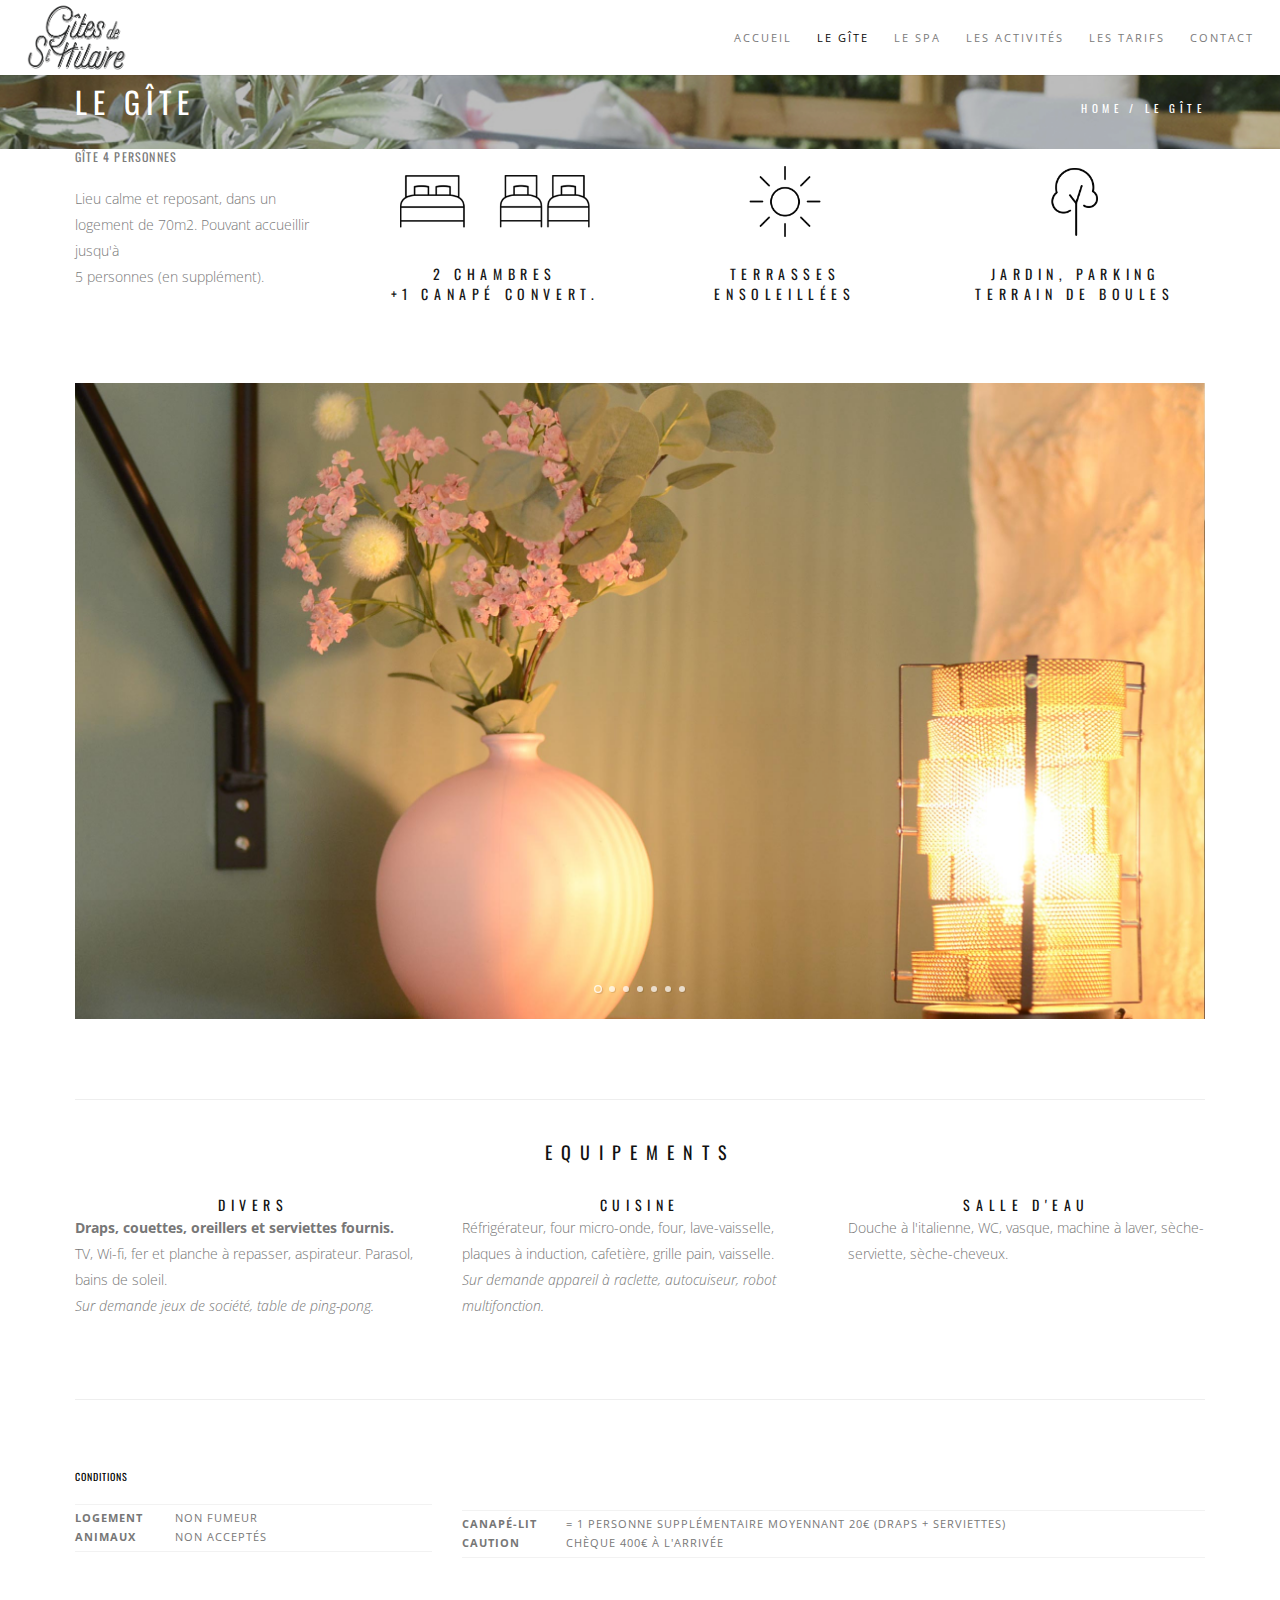
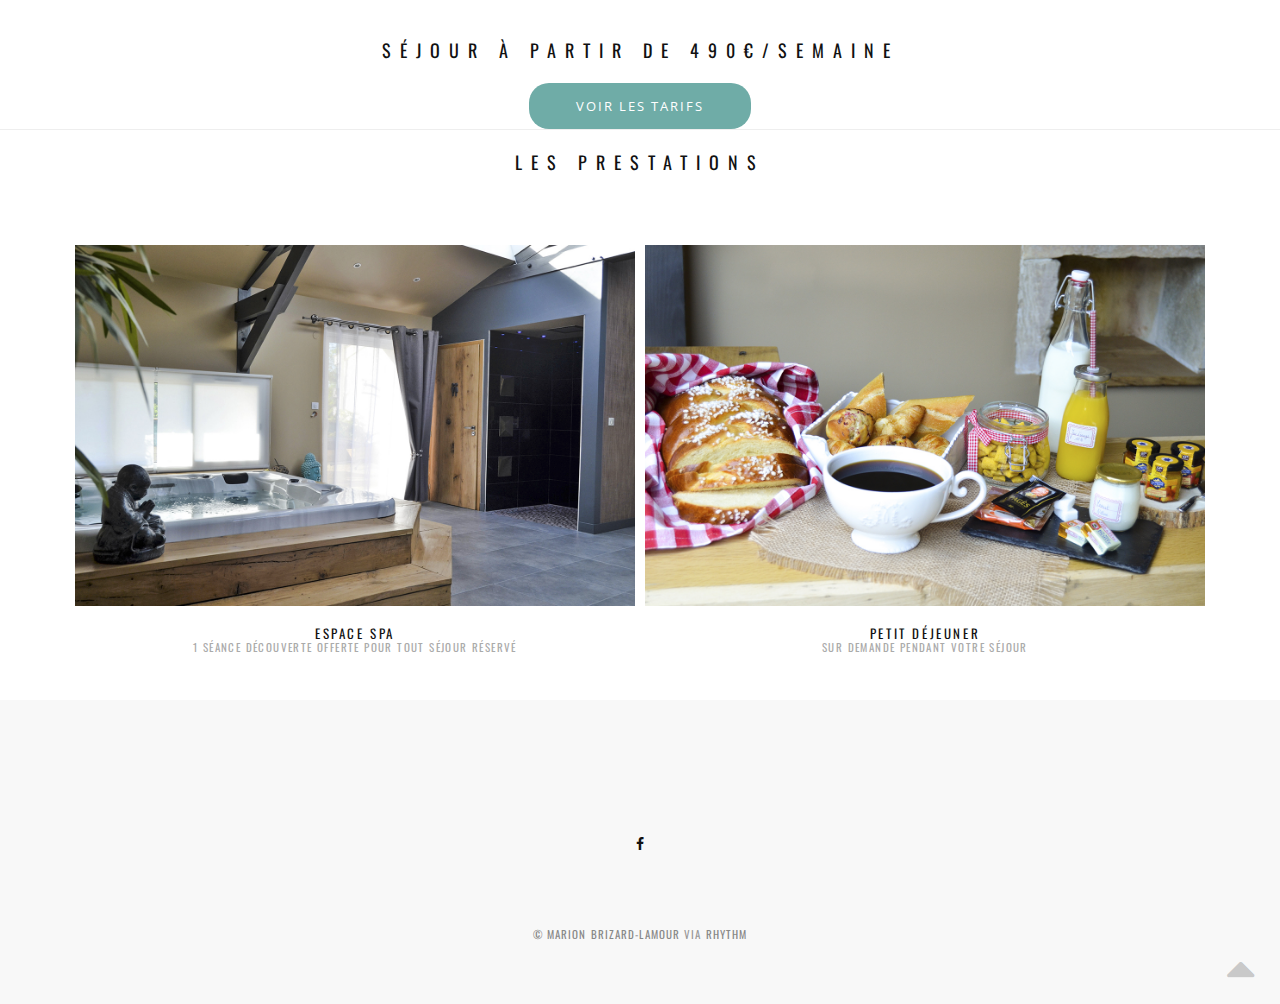
<file: pages-legite.html>
<!DOCTYPE html>
<html>
    <head>
        <title>Les Gîtes de St HILAIRE &mdash;</title>
        <meta name="description" content="">
        <meta name="keywords" content="">
        <meta charset="utf-8">
        <meta name="author" content="Marion Brizard-Lamour">
        <!--[if IE]><meta http-equiv='X-UA-Compatible' content='IE=edge,chrome=1'><![endif]-->
        <meta name="viewport" content="width=device-width, initial-scale=1.0, maximum-scale=1.0" />
        
        <!-- Favicons -->
        <link rel="icon" type="image/png" href="images/favicon.png" />
        <!--[if IE]><link rel="shortcut icon" type="image/x-icon" href="images/favicon.ico" /><![endif]-->
        <link rel="apple-touch-icon" href="images/apple-touch-icon.png">
        <link rel="apple-touch-icon" sizes="72x72" href="images/apple-touch-icon-72x72.png">
        <link rel="apple-touch-icon" sizes="114x114" href="images/apple-touch-icon-114x114.png">
        
        <!-- CSS -->
        <link rel="stylesheet" href="css/bootstrap.min.css">
        <link rel="stylesheet" href="css/style.css">
        <link rel="stylesheet" href="css/style-responsive.css">
        <link rel="stylesheet" href="css/animate.min.css">
        <link rel="stylesheet" href="css/vertical-rhythm.min.css">
        <link rel="stylesheet" href="css/owl.carousel.css">
        <link rel="stylesheet" href="css/magnific-popup.css">        

        
    </head>
    <body class="appear-animate">
        
        <!-- Page Loader -->        
        <div class="page-loader">
            <div class="loader"></div>
        </div>
        <!-- End Page Loader -->
        
        <!-- Page Wrap -->
        <div class="page" id="top">
            
            <!-- Navigation panel -->
            <nav class="main-nav js-stick">
                <div class="full-wrapper relative clearfix">
                    <!-- Logo ( * your text or image into link tag *) -->
                    <div class="nav-logo-wrap local-scroll">
                        <a href="index.html" class="logo">
                            <img src="images/logo-dark.png" alt="" />
                        </a>
                    </div>
                    <div class="mobile-nav">
                        <i class="fa fa-bars"></i>
                    </div>
                    
                    <!-- Main Menu -->
                    <div class="inner-nav desktop-nav">
                        <ul class="clearlist scroll-nav local-scroll">
                            <li><a href="index.html">Accueil</a></li>
                            <li><a href="pages-legite.html" class="en-cours">Le Gîte</a></li>
                            <li><a href="pages-lespa.html">Le SPA</a></li>
                            <li><a href="pages-lesactivites.html">Les Activités</a></li>
                            <li><a href="pages-lestarifs.html">Les Tarifs</a></li>
                            <li><a href="pages-contact.html">Contact</a></li>
                            
                        </ul>
                    </div>
                    <!-- End Main Menu -->
                    

                </div>
            </nav>
            <!-- End Navigation panel -->
            
            
            <!-- Head Section -->
            <section class="page-section bg-dark-alfa-30" data-background="images/full-width-images/section-bg-22b.jpg">
                <div class="relative container align-left">
                    
                    <div class="row">
                        
                        <div class="col-md-8">
                            <h1 class="hs-line-11 no-transp font-alt mb-20 mb-xs-0">LE GÎTE</h1>
                        </div>
                        
                        <div class="col-md-4 mt-30">
                            
                            <div class="mod-breadcrumbs font-alt align-right">
                                <a href="index.html">Home</a>&nbsp;/&nbsp;<a>LE GÎTE</a>
                            </div>
                            
                        </div>
                    </div>
                    
                </div>
            </section>
            <!-- End Head Section -->
            
            
            <!-- Section -->
            <section class="page-section">
                <div class="container relative">
                    
                    
                    <!-- Features Grid -->
                    <div class="row alt-features-grid mb-80 mb-xs-40">
                        
                        <!-- Text Item -->
                        <div class="col-sm-3">
                            <div class="alt-features-item align-center">
                                <div class="alt-features-descr align-left">
                                    <h4 class="mt-0 font-alt">Gîte 4 Personnes</h4> 
                                    Lieu calme et reposant, dans un logement de 70m2. Pouvant accueillir jusqu'à </br> 5 personnes (en supplément).
                                </div>
                            </div>
                        </div>
                        <!-- End Text Item -->
                        
                        <!-- Features Item -->
                        <div class="col-sm-3">
                            <div class="alt-features-item align-center">
                                <div class="alt-features-icon">
                                    <img src="images/icon/icon-chambre.png"/>
                                </div>
                                <h3 class="alt-features-title font-alt">2 Chambres</br>+1 canapé convert.</h3>
                            </div>
                        </div>
                        <!-- End Features Item -->
                        
                        <!-- Features Item -->
                        <div class="col-sm-3">
                            <div class="alt-features-item align-center">
                                <div class="alt-features-icon">
                                    <img src="images/icon/icon-sun.png"/>
                                </div>
                                <h3 class="alt-features-title font-alt">Terrasses ensoleillées</h3>
                            </div>
                        </div>
                        <!-- End Features Item -->
                        
                        <!-- Features Item -->
                        <div class="col-sm-3">
                            <div class="alt-features-item align-center">
                                <div class="alt-features-icon">
                                    <img src="images/icon/icon-tree.png"/>
                                </div>
                                <h3 class="alt-features-title font-alt">Jardin, parking </br> Terrain de boules</h3>
                            </div>
                        </div>
                        <!-- End Features Item -->
                        
                    </div>
                    <!-- End Features Grid -->
                    
                    
                    <!-- Work Gallery -->
                    <div class="work-full-media mb-80 mb-xs-40">
                        
                        <ul class="clearlist work-full-slider owl-carousel">
                            <li>
                                <img src="images/gite1/carousel-2.jpg" alt="" />
                            </li>
                            <li>
                                <img src="images/gite1/carousel-3.jpg" alt="" />
                            </li>
                            <li>
                                <img src="images/gite1/carousel-4.jpg" alt="" />
                            </li>
                            <li>
                                <img src="images/gite1/carousel-5.jpg" alt="" />
                            </li>
                            <li>
                                <img src="images/gite1/carousel-6.jpg" alt="" />
                            </li>
                             <li>
                                <img src="images/gite1/carousel-7.jpg" alt="" />
                            </li>
                             <li>
                                <img src="images/gite1/carousel-1.jpg" alt="" />
                            </li>
                        </ul>
                        
                    </div>
                    <!-- End Work Gallery -->

                    <!-- Divider -->
                    <hr class="mt-0 mb-40 "/>
                    <!-- End Divider -->

                    <!-- Features Grid -->
                     <h2 class="section-title font-alt mb-30 mb-sm-40">
                        Equipements
                    </h2>

                    <div class="row multi-columns-row alt-features-grid mb-80 mb-xs-40">

                        <!-- Features Item -->
                        <div class="col-sm-6 col-md-4 col-lg-4">
                            <div class="alt-features-item align-center">
                                <h3 class="alt-features-title font-alt">Divers</h3>
                                <div class="alt-features-descr align-left">
                                    <b> Draps, couettes, oreillers et serviettes fournis. </b> </br> TV, Wi-fi, fer et planche à repasser, aspirateur. Parasol, bains de soleil. </br>
                                    <i>Sur demande jeux de société, table de ping-pong.</i>
                                </div>
                            </div>
                        </div>
                        <!-- End Features Item -->
                        
                        <!-- Features Item -->
                        <div class="col-sm-6 col-md-4 col-lg-4">
                            <div class="alt-features-item align-center">
                              <h3 class="alt-features-title font-alt">Cuisine</h3>
                                <div class="alt-features-descr align-left">
                                    Réfrigérateur, four micro-onde, four, lave-vaisselle, plaques à induction, cafetière, grille pain, vaisselle. </br>
                                    <i>Sur demande appareil à raclette, autocuiseur, robot multifonction.</i>
                                </div>  
                            </div>
                        </div>
                        <!-- End Features Item -->
                        
                        <!-- Features Item -->
                        <div class="col-sm-6 col-md-4 col-lg-4">
                            <div class="alt-features-item align-center">
                            <h3 class="alt-features-title font-alt">Salle d'eau</h3>
                                <div class="alt-features-descr align-left">
                                    Douche à l'italienne, WC, vasque, machine à laver, sèche-serviette, sèche-cheveux.
                                </div>  
                            </div>
                        </div>
                        <!-- End Features Item -->

                    </div>
                    
                    
                    <!-- Divider -->
                   <hr class="mb-70 mb-xs-30"/>
                   <!-- End Divider -->
                    
                    
                    <div class="section-text mb-60 mb-sm-40">
                        <div class="row">
                            
                            <div class="col-md-4 mb-sm-50 mb-xs-50">
                                 
                                <!-- Project Detail -->
                                <div class="work-detail">
                                    <h5 class="font-alt mt-0 mb-20">CONDITIONS</h5>
                                    <div class="work-full-detail">
                                        <p>
                                            <strong>Logement</strong>Non fumeur</br> 
                                            <strong>Animaux</strong>Non acceptés
                                            
                                        </p>
                                    </div>
                                </div>
                                <!-- End Project Detail -->
                                 
                            </div>

                             <div class="col-md-8 mb-sm-50 mb-xs-50">
                                 
                                <!-- Project Detail -->
                                <div class="work-detail mt-40">
                                    <div class="work-full-detail ">
                                        <p>
                                            <strong>Canapé-lit</strong> = 1 personne supplémentaire moyennant 20€ (draps + serviettes)</br> 
                                            <strong>caution</strong> Chèque 400€ à l'arrivée
                                        </p>
                                    </div>
                                </div>
                                <!-- End Project Detail -->
                                 
                            </div>
                            
                           
                            
                        </div>
                    </div>
                    
                </div>
            </section>
            <!-- End Section -->
            

             <section class="page-section bg-tarif">
                 <div class="container relative align-center">

                    <h2 class="section-title font-alt mb-20 mb-sm-40">Séjour à partir de 490€/semaine</h2>
                    <a href="pages-lestarifs.html" class="btn btn-mod btn-circle btn-large">voir les tarifs</a>

                </div>
            </section>
            
            <!-- Divider -->
            <hr class="mt-0 mb-0 "/>
            <!-- End Divider -->
            
            
            <!-- LES PRESTATIONS -->
            <section class="page-section">
                <div class="container relative">
                    
                    <h2 class="section-title font-alt mb-70 mb-sm-40">
                        LES PRESTATIONS
                    </h2>
                    
                     <!-- Les prestations-->
                    <ul class="works-grid work-grid-2 work-grid-gut font-alt hover-white" id="work-grid">
                        
                        <!-- Espace SPA-->
                        <li class="work-item">
                            <a href="pages-lespa.html" class="work-ext-link">
                                <div class="work-img">
                                    <img class="work-img" src="images/services/spa-1.jpg" alt="Work" />
                                </div>
                                <div class="work-intro">
                                    <h3 class="work-title">Espace SPA</h3>
                                    <div class="work-descr">
                                        1 séance découverte offerte pour tout séjour réservé
                                    </div>
                                </div>
                            </a>
                        </li>
                        <!-- End Espace SPA --><!-- Petit Dej -->
                        <li class="work-item">
                            <a href="portfolio-single-1.html" class="work-ext-link">
                                <div class="work-img">
                                    <img class="work-img" src="images/services/dej-1.jpg" alt="Work" />
                                </div>
                                <div class="work-intro">
                                    <h3 class="work-title">Petit déjeuner</h3>
                                    <div class="work-descr">
                                        Sur demande pendant votre séjour
                                    </div>
                                </div>
                            </a>
                        </li>
                        <!-- End Petit Dej -->
                    </ul>
                    <!-- End Les prestations-->
                    
                </div>
            </section>
            <!-- End LES PRESTATIONS -->
            
            
            
            <!-- Footer -->
            <footer class="page-section bg-gray-lighter footer pb-60">
                <div class="container">
                    
                    <!-- Footer Logo -->
                    <div class="local-scroll mb-30 wow fadeInUp" data-wow-duration="1.5s">
                        <a href="index.html"><img src="images/logo-dark.png" width="138" height="96" alt="" /></a>
                    </div>
                    <!-- End Footer Logo -->
                    
                    <!-- Social Links -->
                    <div class="footer-social-links mb-70 mb-xs-60">
                        <a href="https://www.facebook.com/Gîtes-de-St-Hilaire-232374453523361/" title="Facebook" target="_blank"><i class="fa fa-facebook"></i></a>
                    </div>
                    <!-- End Social Links -->  
                    
                    <!-- Footer Text -->
                    <div class="footer-text">

                        <div class="footer-made font-alt">
                         <a href="http://marionbrizardlamour.fr" target="_blank">&copy; Marion BRIZARD-LAMOUR</a> via 
                         <a href="http://rhythm.bestlooker.pro" target="_blank"> Rhythm</a>
                        </div>
                        
                    </div>
                    <!-- End Footer Text --> 
                    
                 </div>
                 
                 
                 <!-- Top Link -->
                 <div class="local-scroll">
                     <a href="#top" class="link-to-top"><i class="fa fa-caret-up"></i></a>
                 </div>
                 <!-- End Top Link -->
                 
            </footer>
            <!-- End Footer -->
        
        
        </div>
        <!-- End Page Wrap -->
        
        
        <!-- JS -->
        <script type="text/javascript" src="js/jquery-1.11.2.min.js"></script>
        <script type="text/javascript" src="js/jquery.easing.1.3.js"></script>
        <script type="text/javascript" src="js/bootstrap.min.js"></script>        
        <script type="text/javascript" src="js/SmoothScroll.js"></script>
        <script type="text/javascript" src="js/jquery.scrollTo.min.js"></script>
        <script type="text/javascript" src="js/jquery.localScroll.min.js"></script>
        <script type="text/javascript" src="js/jquery.viewport.mini.js"></script>
        <script type="text/javascript" src="js/jquery.countTo.js"></script>
        <script type="text/javascript" src="js/jquery.appear.js"></script>
        <script type="text/javascript" src="js/jquery.sticky.js"></script>
        <script type="text/javascript" src="js/jquery.parallax-1.1.3.js"></script>
        <script type="text/javascript" src="js/jquery.fitvids.js"></script>
        <script type="text/javascript" src="js/owl.carousel.min.js"></script>
        <script type="text/javascript" src="js/isotope.pkgd.min.js"></script>
        <script type="text/javascript" src="js/imagesloaded.pkgd.min.js"></script>
        <script type="text/javascript" src="js/jquery.magnific-popup.min.js"></script>
        <script type="text/javascript" src="http://maps.google.com/maps/api/js?sensor=false&amp;language=en"></script>
        <script type="text/javascript" src="js/gmap3.min.js"></script>
        <script type="text/javascript" src="js/wow.min.js"></script>
        <script type="text/javascript" src="js/masonry.pkgd.min.js"></script>
        <script type="text/javascript" src="js/jquery.simple-text-rotator.min.js"></script>
        <script type="text/javascript" src="js/all.js"></script>
        <script type="text/javascript" src="js/contact-form.js"></script>
        <script type="text/javascript" src="js/jquery.ajaxchimp.min.js"></script>        
        <!--[if lt IE 10]><script type="text/javascript" src="js/placeholder.js"></script><![endif]-->
        
    </body>
</html>
</file>
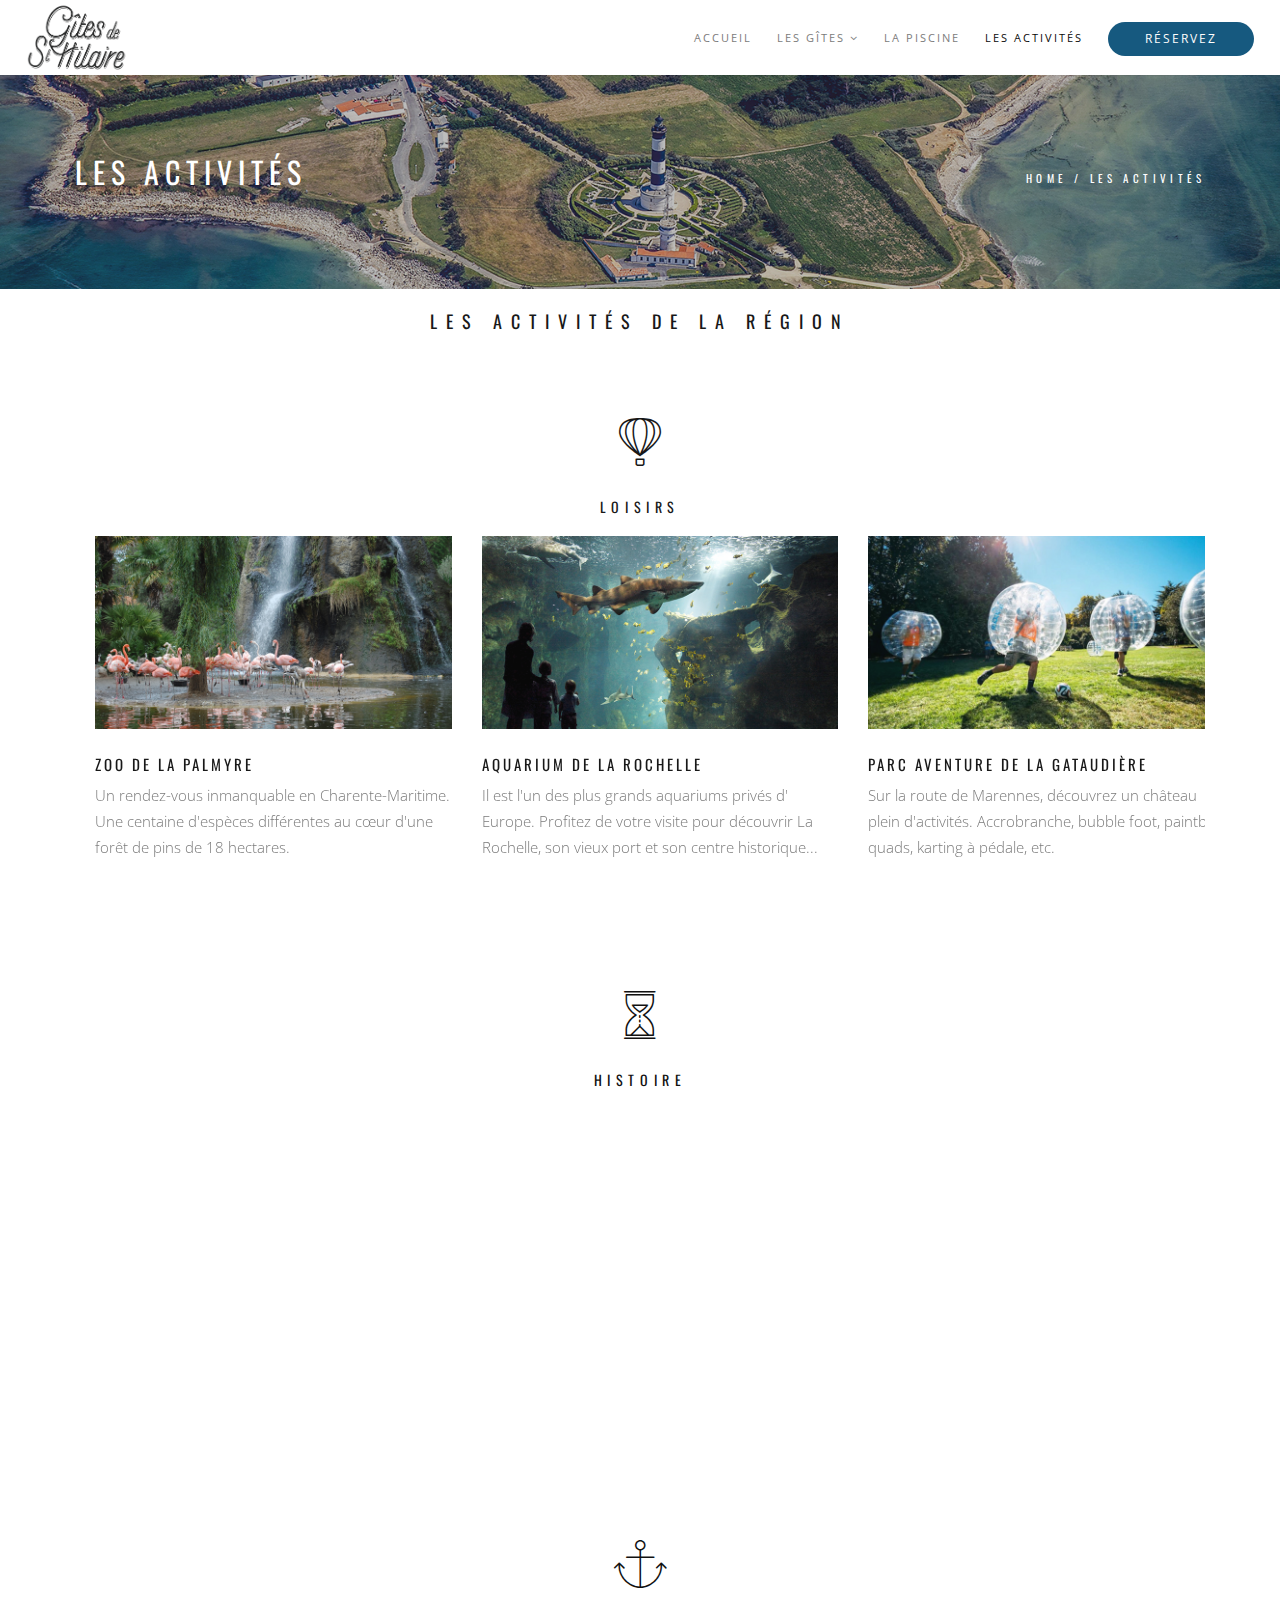
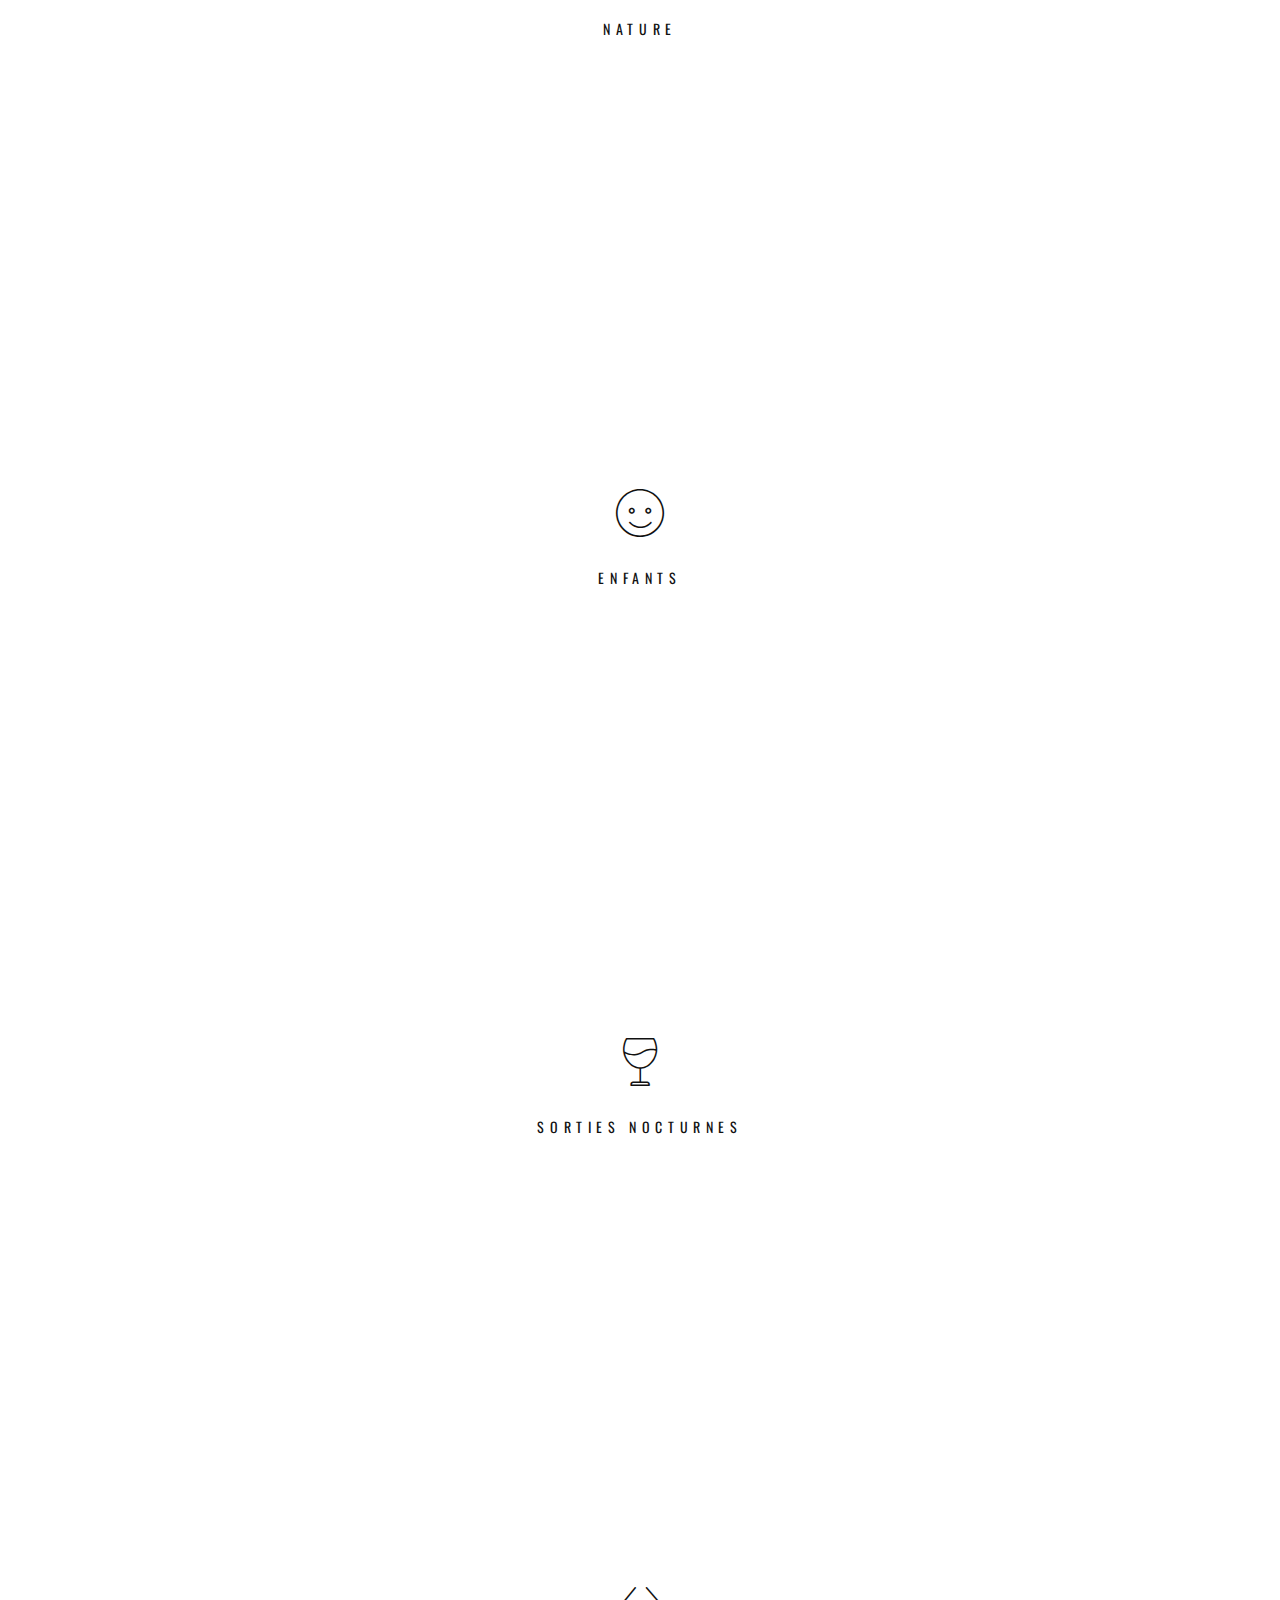
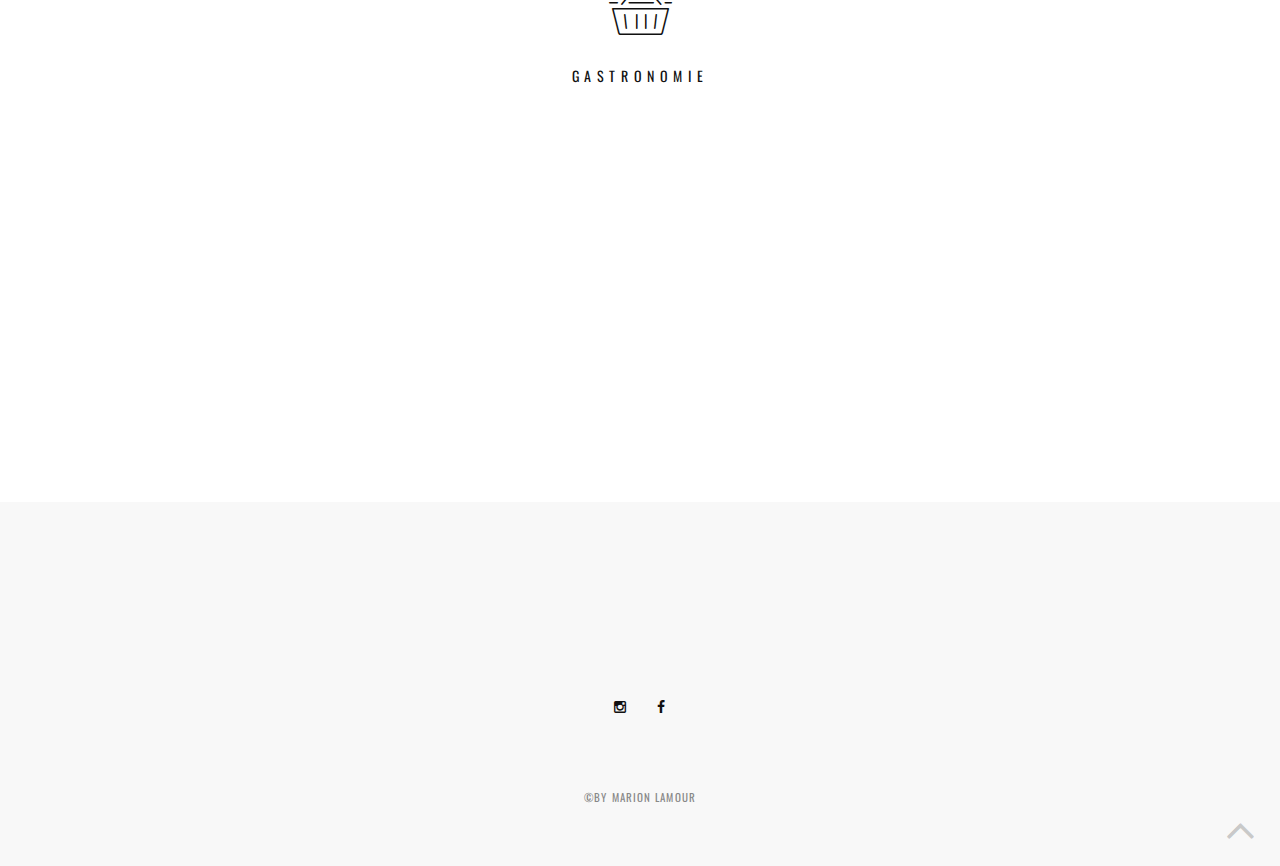
<file: pages-lesactivites.html>
<!DOCTYPE html>
<html>
    <head>
        <title>Les Gîtes de St HILAIRE &mdash;</title>
        <meta name="description" content="">
        <meta name="keywords" content="">
        <meta charset="utf-8">
        <meta name="author" content="Marion Lamour">
        <!--[if IE]><meta http-equiv='X-UA-Compatible' content='IE=edge,chrome=1'><![endif]-->
        <meta name="viewport" content="width=device-width, initial-scale=1.0, maximum-scale=1.0" />
        
        <!-- Favicons -->
        <link rel="icon" type="image/png" href="images/favicon.png" />
        <!--[if IE]><link rel="shortcut icon" type="image/x-icon" href="images/favicon.ico" /><![endif]-->
        <link rel="apple-touch-icon" href="images/apple-touch-icon.png">
        <link rel="apple-touch-icon" sizes="72x72" href="images/apple-touch-icon-72x72.png">
        <link rel="apple-touch-icon" sizes="114x114" href="images/apple-touch-icon-114x114.png">
        
        <!-- CSS -->
        <link rel="stylesheet" href="css/bootstrap.min.css">
        <link rel="stylesheet" href="css/style.css">
        <link rel="stylesheet" href="css/style-responsive.css">
        <link rel="stylesheet" href="css/animate.min.css">
        <link rel="stylesheet" href="css/vertical-rhythm.min.css">
        <link rel="stylesheet" href="css/owl.carousel.css">
        <link rel="stylesheet" href="css/magnific-popup.css">        

        
    </head>
    <body class="appear-animate">
        
        <!-- Page Loader -->        
        <div class="page-loader">
            <div class="loader"></div>
        </div>
        <!-- End Page Loader -->
        
        <!-- Page Wrap -->
        <div class="page" id="top">
            
            <!-- Navigation panel -->
            <nav class="main-nav js-stick">
                <div class="full-wrapper relative clearfix">
                    <!-- Logo ( * your text or image into link tag *) -->
                    <div class="nav-logo-wrap local-scroll">
                        <a href="index.html" class="logo">
                            <img src="images/logo-dark.png" alt="" />
                        </a>
                    </div>
                    <div class="mobile-nav">
                        <i class="fa fa-bars"></i>
                    </div>
                    
                    <!-- Main Menu -->
                    <div class="inner-nav desktop-nav">
                        <ul class="clearlist scroll-nav local-scroll">
                            <li><a href="index.html">Accueil</a></li>
                            <li><a class="mn-has-sub">Les Gîtes <i class="fa fa-angle-down"></i></a>
                                <ul class="mn-sub tilleul">
                                    <li>
                                        <a href="pages-lesgites-jasmin.html">JASMIN</a>
                                    </li>
                                    <li>
                                        <a href="pages-lesgites-tilleul.html">TILLEUL</a>
                                    </li>
                                </ul>                                
                            </li>
                            <li><a href="pages-lapiscine.html">La Piscine</a></li>
                            <li><a href="pages-lesactivites.html" class="en-cours">Les Activités</a></li>
                            <li><a href="pages-reservation.html"><span class="btn btn-mod btn-circle btn-border btn-medium btn-color">Réservez</span> </a></li>
                            
                        </ul>
                    </div>
                    <!-- End Main Menu -->
                    

                </div>
            </nav>
            <!-- End Navigation panel -->
            
                        <!-- Head Section -->
            <section class="small-section bg-dark-alfa-30" data-background="images/full-width-images/section-bg-8.jpg">
                <div class="relative container align-left">
                    
                    <div class="row">
                        
                        <div class="col-md-8">
                            <h1 class="hs-line-11 no-transp font-alt mb-20 mb-xs-0 white">Les activités</h1>
                        </div>
                        
                        <div class="col-md-4 mt-30 ">
                            
                            <div class="mod-breadcrumbs font-alt align-right">
                                <a href="index.html">Home</a>&nbsp;/&nbsp;<a>Les activités</a>
                            </div>
                            
                        </div>
                    </div>
                    
                </div>
            </section>
            <!-- End Head Section -->

            

             <!-- LOISIRS -->
            <section class="page-section pb-0">
                <div class="container relative">
                    <h2 class="section-title font-alt mb-70 mb-sm-40">
                        Les activités de la région
                    </h2>
                            <div class="alt-features-item align-center mb-20">
                                <div class="alt-features-icon">
                                    <span class="icon-hotairballoon moving"></span>
                                </div>
                                <h3 class="alt-features-title font-alt">LOISIRS</h3>
                            </div>    
                        
                     <!-- Slider -->
                    <div class="fullwidth-slider owl-carousel activite">
                        
                        <!-- Slide Item -->

                            <div class="container relative">
                                <div class="row">

                            <div class="col-sm-4 col-md-4 col-lg-4 mt-mb-md-50 wow fadeIn" data-wow-delay="0.1s" data-wow-duration="2s">
                                    <div class="post-prev-img">
                                        <a href="http://www.zoo-palmyre.fr/fr" target="_blank"> 
                                            <img src="images/activites/activites-1.jpg" alt="" />
                                        </a>
                                    </div>
                                   
                                    <div class="post-prev-title font-alt">
                                        ZOO DE LA PALMYRE
                                    </div>
                                    
                                    <div class="post-prev-text">
                                        Un rendez-vous inmanquable en Charente-Maritime. Une centaine d'espèces différentes au cœur d'une forêt de pins de 18 hectares.
                                    </div>
                                    
                            </div>
                            <div class="col-sm-4 col-md-4 col-lg-4 mb-md-50 wow fadeIn" data-wow-delay="0.2s" data-wow-duration="2s">
                                    <div class="post-prev-img">
                                        <a href="http://www.aquarium-larochelle.com" target="_blank"> 
                                            <img src="images/activites/activites-2.jpg" alt="" />
                                        </a>   
                                    </div>
                                </a>  
                                    <div class="post-prev-title font-alt">
                                        AQUARIUM DE LA ROCHELLE
                                    </div>
                                    
                                    <div class="post-prev-text">
                                        Il est l'un des plus grands aquariums privés d' Europe. Profitez de votre visite pour découvrir La Rochelle, son vieux port et son centre historique...
                                    </div>
                                    
                            </div>
                            <div class="col-sm-4 col-md-4 col-lg-4 mb-md-50 wow fadeIn" data-wow-delay="0.3s" data-wow-duration="2s">
                                    <div class="post-prev-img">
                                        <a href="http://www.gataudiere.com/index.html" target="_blank">
                                            <img src="images/activites/activites-3.jpg" alt="" />
                                        </a>
                                    </div>
                                    
                                    
                                    <div class="post-prev-title font-alt">
                                        PARC AVENTURE de la gataudière
                                    </div>
                                    
                                    <div class="post-prev-text">
                                        Sur la route de Marennes, découvrez un château plein d'activités. Accrobranche, bubble foot, paintball, quads, karting à pédale, etc.
                                    </div>
                                    
                            </div>
                                </div>
                            </div>
                        <!-- End Slide Item -->

                        <!-- Slide Item -->

                            <div class="container relative">
                                <div class="row">

                            <div class="col-sm-6 col-md-4 col-lg-4 mb-md-50 wow fadeIn" data-wow-delay="0.3s" data-wow-duration="2s">
                                    <div class="post-prev-img">
                                        <a href="http://www.oceanicjetquad.com" target="_blank">
                                            <img src="images/activites/activites-4.jpg" alt="" />
                                         </a>
                                    </div>
                               
                                    
                                    <div class="post-prev-title font-alt">
                                        OCEANIC JET QUAD AVENTURE
                                    </div>
                                    
                                    <div class="post-prev-text">
                                        Randonnées en mer sans permis au départ de la Tremblade. Amusez-vous en quad sur des domaines privés, forêt, chemins, sable, etc.
                                    </div>
                                    
                            </div>
                              <div class="col-sm-6 col-md-4 col-lg-4 mb-md-50 wow fadeIn" data-wow-delay="0.3s" data-wow-duration="2s"> 
                                    <div class="post-prev-img">
                                        <a href="http://www.golfderoyan.com" target="_blank"> 
                                            <img src="images/activites/activites-6.jpg" alt="" />
                                        </a> 
                                    </div>
                                   
                                    <div class="post-prev-title font-alt">
                                        GOLF DE ROYAN
                                    </div>
                                    
                                    <div class="post-prev-text">
                                        Le Golf de Royan est un superbe parcours de 18 trous au milieu des pains de la forêt de Coubre, épousant des dunes naturelles.
                                    </div>
                                    
                            </div>
                            <div class="col-sm-6 col-md-4 col-lg-4 mb-md-50 wow fadeIn" data-wow-delay="0.3s" data-wow-duration="2s">
                                    <div class="post-prev-img">
                                        <a href="http://www.bowling-larochelle.com" target="_blank">
                                            <img src="images/activites/activites-5.jpg" alt="" />
                                        </a>  
                                    </div>
                                
                                    <div class="post-prev-title font-alt">
                                        BOWLING 
                                    </div>
                                    
                                    <div class="post-prev-text">
                                        Bowling, Billard et Bar, les 3 B pour une bonne soirée ! A la Rochelle ou à Saintes.
                                    </div>
                                    
                            </div>
                          
                                </div>
                            </div>
                        <!-- End Slide Item -->
                        
                    </div>
                    <!-- End Slider -->
      
                </div>
            </section>
            <!-- End LOISIRS -->


             <!-- HISTOIRE -->
            <section class="page-section pt-0 pb-0">
                <div class="container relative">
                            <div class="alt-features-item align-center mb-20">
                                <div class="alt-features-icon">
                                    <span class="icon-hourglass moving"></span>
                                </div>
                                <h3 class="alt-features-title font-alt">HISTOIRE</h3>
                            </div>    
                        
                     <!-- Slider -->
                    <div class="fullwidth-slider owl-carousel activite">
                        
                        <!-- Slide Item -->

                            <div class="container relative">
                                <div class="row">

                            <div class="col-sm-6 col-md-4 col-lg-4 mb-md-50 wow fadeIn" data-wow-delay="0.1s" data-wow-duration="2s">
                                    <div class="post-prev-img">
                                        <a href="https://www.en-charente-maritime.com/tourisme/visites/tresors-pays-saintonge/brouage" target="_blank">
                                            <img src="images/activites/activites-7.jpg" alt="" />
                                        </a>
                                    </div>
                              
                                    <div class="post-prev-title font-alt">
                                        Citadelle de brouage
                                    </div>
                                    
                                    <div class="post-prev-text">
                                        Brouage obtient le label « Plus beaux villages de France ». Les remparts abritent un joli village où se côtoient ateliers d’artistes et boutiques de créateurs.
                                    </div>
                                    
                            </div>
                            <div class="col-sm-6 col-md-4 col-lg-4 mb-md-50 wow fadeIn" data-wow-delay="0.2s" data-wow-duration="2s">
                                    <div class="post-prev-img">
                                        <a href="https://croisieresfourasines17.com" target="_blank">
                                         <img src="images/activites/activites-8.jpg" alt="" />
                                        </a> 
                                    </div>
                                  
                                    <div class="post-prev-title font-alt">
                                        Fort Boyard
                                    </div>
                                    
                                    <div class="post-prev-text">
                                        Découvrez le Fort Boyard au plus près grâce aux traversées en bateau en partant de Port-Des-Barques ou Fouras.
                                    </div>
                                    
                            </div>
                            <div class="col-sm-6 col-md-4 col-lg-4 mb-md-50 wow fadeIn" data-wow-delay="0.3s" data-wow-duration="2s">
                                    <div class="post-prev-img">
                                        <a href="https://www.hermione.com/accueil/" target="_blank"> 
                                            <img src="images/activites/activites-9.jpg" alt="" />
                                        </a>
                                    </div>
                                    
                                    <div class="post-prev-title font-alt">
                                       Hermione, corderie royale 
                                    </div>
                                    
                                    <div class="post-prev-text">
                                        Découvrez l'Hermione, une frégate d'époque recréée à l'identique à Rochefort.
                                    </div>
                            </div>
                                </div>
                            </div>
                        <!-- End Slide Item -->

                        <!-- Slide Item -->

                            <div class="container relative">
                                <div class="row">

                            <div class="col-sm-6 col-md-4 col-lg-4 mb-md-50 wow fadeIn" data-wow-delay="0.3s" data-wow-duration="2s">
                                    
                                    <div class="post-prev-img">
                                        <img src="images/activites/activites-10.jpg" alt="" />
                                    </div>
                                    
                                    <div class="post-prev-title font-alt">
                                        Arènes de saintes
                                    </div>
                                    
                                    <div class="post-prev-text">
                                        Les Romains s’emparent de la Gaule, l’amphithéâtre gallo-romain témoigne de ce passé prospère. Les foules s’amassaient pour y voir se dérouler des combats de gladiateurs.
                                    </div>
                                    
                            </div>
                            <div class="col-sm-6 col-md-4 col-lg-4 mb-md-50 wow fadeIn" data-wow-delay="0.3s" data-wow-duration="2s">
                                    
                                    <div class="post-prev-img">
                                        <img src="images/activites/activites-11.jpg" alt="" />
                                    </div>
                                    
                                    <div class="post-prev-title font-alt">
                                        Château de la Roche Courbon
                                    </div>
                                    
                                    <div class="post-prev-text">
                                        Bâti au 15 ème siècle sur un éperon rocheux, ce château fort fut transformé en demeure d'agrément au XVIIe par le marquis Jean-Louis de Courbon.
                                    </div>
                                    
                            </div>
                            <div class="col-sm-6 col-md-4 col-lg-4 mb-md-50 wow fadeIn" data-wow-delay="0.3s" data-wow-duration="2s">
                                    
                                    <div class="post-prev-img">
                                        <img src="images/activites/activites-12.jpg" alt="" />
                                    </div>
                                    
                                    <div class="post-prev-title font-alt">
                                        Tours de La Rochelle
                                    </div>
                                    
                                    <div class="post-prev-text">
                                        Véritable donjon urbain et demeure tournée vers l'océan, cet édifice militaire symbolise la puissance et la richesse de La Rochelle.
                                    </div>
                                    
                            </div>
                                </div>
                            </div>
                        <!-- End Slide Item -->
                        
                    </div>
                    <!-- End Slider -->
      
                </div>
            </section>
            <!-- End HISTOIRE -->

            <!-- NATURE -->
            <section class="page-section pt-0 pb-0">
                <div class="container relative">
                            <div class="alt-features-item align-center  mb-20">
                                <div class="alt-features-icon">
                                    <span class="icon-anchor moving"></span>
                                </div>
                                <h3 class="alt-features-title font-alt">NATURE</h3>
                            </div>    
                        
                     <!-- Slider -->
                    <div class="fullwidth-slider owl-carousel activite">
                        
                        <!-- Slide Item -->

                            <div class="container relative">
                                <div class="row">

                            <div class="col-sm-6 col-md-4 col-lg-4 mb-md-50 wow fadeIn" data-wow-delay="0.1s" data-wow-duration="2s">
                                    <div class="post-prev-img">
                                        <a href="http://www.cite-huitre.com" target="_blank"> 
                                            <img src="images/activites/activites-13.jpg" alt="" />
                                        </a>
                                    </div>
                                 
                                    <div class="post-prev-title font-alt">
                                        Cité de l'huître
                                    </div>
                                    
                                    <div class="post-prev-text">
                                        La Cité de l'huître vous dévoile les coulisses et les secrets de la célébrissime huître de Marennes-Oléron. De l'océan jusqu'à votre assiette.
                                    </div>
                                    
                            </div>
                            <div class="col-sm-6 col-md-4 col-lg-4 mb-md-50 wow fadeIn" data-wow-delay="0.2s" data-wow-duration="2s">
                                    
                                    <div class="post-prev-img">
                                        <img src="images/activites/activites-14.jpg" alt="" />
                                    </div>
                                    
                                    <div class="post-prev-title font-alt">
                                        Les îles
                                    </div>
                                    
                                    <div class="post-prev-text">
                                        Les quatre îles de l'archipel charentais sont aussi séduisantes les unes que les autres : île de Ré, île d'Oléron, île d'Aix, île Madame.
                                    </div>
                                    
                            </div>
                            <div class="col-sm-6 col-md-4 col-lg-4 mb-md-50 wow fadeIn" data-wow-delay="0.3s" data-wow-duration="2s">       
                                    <div class="post-prev-img">
                                        
                                            <img src="images/activites/activites-15.jpg" alt="" />
                                        </a> 
                                    </div>
                                 
                                    <div class="post-prev-title font-alt">
                                        Les Forts
                                    </div>
                                    
                                    <div class="post-prev-text">
                                        Fort Boyard, Fort Lupin, Fort Louvois et Fort Enet
                                    </div>
                                    
                            </div>
                                </div>
                            </div>
                        <!-- End Slide Item -->

                        <!-- Slide Item

                            <div class="container relative">
                                <div class="row">

                            <div class="col-sm-6 col-md-4 col-lg-4 mb-md-50 wow fadeIn" data-wow-delay="0.3s" data-wow-duration="2s">
                                    
                                    <div class="post-prev-img">
                                        <img src="images/activites/activites-16.jpg" alt="" />
                                    </div>
                                    
                                    <div class="post-prev-title font-alt">
                                        Centre équestre
                                    </div>
                                    
                                    <div class="post-prev-text">
                                        Maecenas  volutpat, diam enim sagittis quam, id porta quam. Sed id dolor 
                                        consectetur fermentum nibh volutpat, accumsan purus
                                    </div>
                                    
                            </div>
                            <div class="col-sm-6 col-md-4 col-lg-4 mb-md-50 wow fadeIn" data-wow-delay="0.3s" data-wow-duration="2s">
                                    
                                    <div class="post-prev-img">
                                        <img src="images/activites/activites-17.jpg" alt="" />
                                    </div>
                                    
                                    <div class="post-prev-title font-alt">
                                        Ferme aquacole
                                    </div>
                                    
                                    <div class="post-prev-text">
                                        Maecenas  volutpat, diam enim sagittis quam, id porta quam. Sed id dolor 
                                        consectetur fermentum nibh volutpat, accumsan purus
                                    </div>
                                    
                            </div>
                            <div class="col-sm-6 col-md-4 col-lg-4 mb-md-50 wow fadeIn" data-wow-delay="0.3s" data-wow-duration="2s">
                                    
                                    <div class="post-prev-img">
                                        <img src="images/activites/activites-18.jpg" alt="" />
                                    </div>
                                    
                                    <div class="post-prev-title font-alt">
                                        Parc reptile ou myocastor
                                    </div>
                                    
                                    <div class="post-prev-text">
                                        Maecenas  volutpat, diam enim sagittis quam, id porta quam. Sed id dolor 
                                        consectetur fermentum nibh volutpat, accumsan purus
                                    </div>
                                    
                            </div>
                                </div>
                            </div>
                        End Slide Item -->
                        
                    </div>
                    <!-- End Slider -->
      
                </div>
            </section>
            <!-- End NATURE -->

            <!-- ENFANTS -->
            <section class="page-section pt-0 pb-0">
                <div class="container relative">
                            <div class="alt-features-item align-center  mb-20">
                                <div class="alt-features-icon">
                                    <span class="icon-happy moving"></span>
                                </div>
                                <h3 class="alt-features-title font-alt">ENFANTS</h3>
                            </div>    
                        
                     <!-- Slider -->
                    <div class="fullwidth-slider owl-carousel activite">
                        
                        <!-- Slide Item -->

                            <div class="container relative">
                                <div class="row">

                            <div class="col-sm-6 col-md-4 col-lg-4 mb-md-50 wow fadeIn" data-wow-delay="0.1s" data-wow-duration="2s">
                                
                                    <div class="post-prev-img">
                                        <a href="http://www.portminiature-saintsavinien.fr/fr/" target="_blank"> 
                                            <img src="images/activites/activites-19.jpg" alt="" />
                                        </a>
                                    </div>
                                 
                                    <div class="post-prev-title font-alt">
                                        Petits bateaux St Savinien
                                    </div>
                                    
                                    <div class="post-prev-text">
                                        Venez vivre l'aventure originale imaginée par un charpentier de marine. Choisissez parmi 18 modèles réduits de navires et partez en croisière sur le lac.
                                    </div>
                                    
                            </div>
                            <div class="col-sm-6 col-md-4 col-lg-4 mb-md-50 wow fadeIn" data-wow-delay="0.2s" data-wow-duration="2s">
                                    <div class="post-prev-img">
                                        <a href="http://www.lunapark-lapalmyre.com" target="_blank">
                                            <img src="images/activites/activites-20.jpg" alt="" />
                                        </a> 
                                    </div>
                                   
                                    <div class="post-prev-title font-alt">
                                        Luna Park La palmyre
                                    </div>
                                    
                                    <div class="post-prev-text">
                                        Ouvert en Juillet-Août. Manèges faits de lumières, de musique, et de rires pour enchanter petits et grands.
                                    </div>
                                    
                            </div>
                            <div class="col-sm-6 col-md-4 col-lg-4 mb-md-50 wow fadeIn" data-wow-delay="0.3s" data-wow-duration="2s">
                                
                                    <div class="post-prev-img">
                                        <a href="http://www.planet-exotica.com" target="_blank">
                                         <img src="images/activites/activites-21.jpg" alt="" />
                                        </a>
                                    </div>
                                    
                                    <div class="post-prev-title font-alt">
                                        Planet Exotica
                                    </div>
                                    
                                    <div class="post-prev-text">
                                        Le Parc vous plonge dans un véritable univers exotique : serpents, crocodiles, alligators et autres reptiles, dinosaures, jardins et plantes tropicales.
                                    </div>
                                    
                            </div>
                                </div>
                            </div>
                        <!-- End Slide Item -->
                        </div>
                    <!-- End Slider -->
      
                </div>
            </section>
            <!-- End ENFANTS -->

            <!-- SORTIES NOCTURNES-->
            <section class="page-section pt-0 pb-0">
                <div class="container relative">
                            <div class="alt-features-item align-center  mb-20">
                                <div class="alt-features-icon">
                                    <span class="icon-wine moving"></span>
                                </div>
                                <h3 class="alt-features-title font-alt">Sorties Nocturnes</h3>
                            </div>    
                        
                     <!-- Slider -->
                    <div class="fullwidth-slider owl-carousel activite">
                        
                        <!-- Slide Item -->

                            <div class="container relative">
                                <div class="row">

                            <div class="col-sm-6 col-md-4 col-lg-4 mb-md-50 wow fadeIn" data-wow-delay="0.1s" data-wow-duration="2s">
                               
                                    <div class="post-prev-img">
                                        <a href="http://maisb.fr" target="_blank"> 
                                         <img src="images/activites/activites-25.jpg" alt="" />
                                        </a>
                                    </div>
                                 
                                    <div class="post-prev-title font-alt">
                                        La maison blanche
                                    </div>
                                    
                                    <div class="post-prev-text">
                                        À la Maison Blanche, tout paraît plus simple, la nature nous berce au gré du son des vagues. C’est un petit paradis sur terre, de jour comme de nuit.
                                    </div>
                                    
                            </div>
                            <div class="col-sm-6 col-md-4 col-lg-4 mb-md-50 wow fadeIn" data-wow-delay="0.2s" data-wow-duration="2s">
                                   
                                    <div class="post-prev-img">
                                        <a href="http://www.cns17.org/map/marches.php" target="_blank">
                                            <img src="images/activites/activites-26.jpg" alt="" />
                                        </a> 
                                    </div>
                                   
                                    <div class="post-prev-title font-alt">
                                        Marchés nocturnes
                                    </div>
                                    
                                    <div class="post-prev-text">
                                        Ouvert en Juillet-Août. Manèges faits de lumières, de musique, et de rires pour enchanter petits et grands.
                                    </div>
                                    
                            </div>
                            <div class="col-sm-6 col-md-4 col-lg-4 mb-md-50 wow fadeIn" data-wow-delay="0.3s" data-wow-duration="2s">
                                
                                    <div class="post-prev-img">
                                        <a href="https://www.la-havane17.com/v3/" target="_blank">
                                            <img src="images/activites/activites-27.jpg" alt="" />
                                        </a>
                                    </div>
                                    
                                    <div class="post-prev-title font-alt">
                                        Bar le Havane
                                    </div>
                                    
                                    <div class="post-prev-text">
                                        Dans ce bar cubain, sirotez un mojito ou un daiquiri !
                                    </div>
                                    
                            </div>
                                </div>
                            </div>
                        <!-- End Slide Item -->
                        </div>
                    <!-- End Slider -->
      
                </div>
            </section>
            <!-- End SORTIES NOCTURNES -->
            
            <!-- GASTRONOMIE-->
            <section class="page-section pt-0 pb-0">
                <div class="container relative">
                            <div class="alt-features-item align-center mb-20">
                                <div class="alt-features-icon">
                                    <span class="icon-basket moving"></span>
                                </div>
                                <h3 class="alt-features-title font-alt">Gastronomie</h3>
                            </div>    
                        
                     <!-- Slider -->
                    <div class="fullwidth-slider owl-carousel activite">
                        
                        <!-- Slide Item -->

                            <div class="container relative">
                                <div class="row">

                            <div class="col-sm-6 col-md-4 col-lg-4 mb-md-50 wow fadeIn" data-wow-delay="0.1s" data-wow-duration="2s">
                                
                                    <div class="post-prev-img">
                                        <a href="https://chezchristineetjeanluc.com" target="_blank"> 
                                            <img src="images/activites/activites-28.jpg" alt="" />
                                        </a>
                                    </div>
                                 
                                    <div class="post-prev-title font-alt">
                                        Cabane de Christine et Jean-Luc, L'éguille
                                    </div>
                                    
                                    <div class="post-prev-text">
                                        La cabane se situe tout au fond du port au bord de la Seudre, Christine et Jean -Luc vous reçoivent comme à la maison dans un cadre hors du temps au bord de la Seudre.
                                    </div>
                                    
                            </div>
                            <div class="col-sm-6 col-md-4 col-lg-4 mb-md-50 wow fadeIn" data-wow-delay="0.2s" data-wow-duration="2s">
                                  
                                    <div class="post-prev-img">
                                        <a href="https://www.infiniment-charentes.com/thematique/la-gastronomie-et-le-savoir-faire-local/" target="_blank">
                                         <img src="images/activites/activites-29.jpg" alt="" />
                                        </a> 
                                    </div>
                                   
                                    <div class="post-prev-title font-alt">
                                        Découvrez les produits régionaux
                                    </div>
                                    
                                    <div class="post-prev-text">
                                        Galettes Charentaises, Pineau des Charentes, Mouclades, etc.
                                    </div>
                                    
                            </div>
                            <div class="col-sm-6 col-md-4 col-lg-4 mb-md-50 wow fadeIn" data-wow-delay="0.3s" data-wow-duration="2s">
                                
                                    <div class="post-prev-img">
                                        <a href="https://www.la-martiniere.fr" target="_blank">
                                         <img src="images/activites/activites-30.jpg" alt="" />
                                        </a> 
                                    </div>
                                   
                                    <div class="post-prev-title font-alt">
                                        Glaces de l'île de Ré
                                    </div>
                                    
                                    <div class="post-prev-text">
                                        Confectionnées sur place, La Martinière vous propose une soixantaine de parfums pour le plaisir de vos papilles
                                    </div>
                                    
                            </div>
                                </div>
                            </div>
                        <!-- End Slide Item -->
                        </div>
                    <!-- End Slider -->
      
                </div>
            </section>
            <!-- End GASTRONOMIE -->

            
            <!-- Footer -->
            <footer class="page-section bg-gray-lighter footer pt-60 pb-60">
                <div class="container">
                    
                    <!-- Footer Logo -->
                    <div class="local-scroll mb-30 wow fadeInUp" data-wow-duration="1.5s">
                        <a href="index.html"><img src="images/logo-dark.png" width="138" height="96" alt="" /></a>
                    </div>
                    <!-- End Footer Logo -->
                    

                    <!-- Social Links -->
                    <div class="footer-social-links mb-70 mb-xs-60">
                        <a href="https://www.instagram.com/gitesdesthilaire/" title="Instagram" target="_blank"><i class="fa fa-instagram"></i></a>
                        <a href="https://www.facebook.com/Gîtes-de-St-Hilaire-232374453523361/" title="Facebook" target="_blank"><i class="fa fa-facebook"></i></a>

                    </div>
                    <!-- End Social Links --> 
                    
                    <!-- Footer Text -->
                    <div class="footer-text">

                        <div class="footer-made font-alt">
                         <a href="https://www.instagram.com/bymarionlamour/" target="_blank">&copy;By Marion LAMOUR</a>
                        </div>
                        
                    </div>
                    <!-- End Footer Text --> 
                    
                 </div>
                 
                 
                 <!-- Top Link -->
                 <div class="local-scroll">
                     <a href="#top" class="link-to-top"><i class="fa fa-angle-up"></i></a>
                 </div>
                 <!-- End Top Link -->
                 
            </footer>
            <!-- End Footer -->
        
        
        </div>
        <!-- End Page Wrap -->
        
        
        <!-- JS -->
        <script type="text/javascript" src="js/jquery-1.11.2.min.js"></script>
        <script type="text/javascript" src="js/jquery.easing.1.3.js"></script>
        <script type="text/javascript" src="js/bootstrap.min.js"></script>        
        <script type="text/javascript" src="js/SmoothScroll.js"></script>
        <script type="text/javascript" src="js/jquery.scrollTo.min.js"></script>
        <script type="text/javascript" src="js/jquery.localScroll.min.js"></script>
        <script type="text/javascript" src="js/jquery.viewport.mini.js"></script>
        <script type="text/javascript" src="js/jquery.countTo.js"></script>
        <script type="text/javascript" src="js/jquery.appear.js"></script>
        <script type="text/javascript" src="js/jquery.sticky.js"></script>
        <script type="text/javascript" src="js/jquery.parallax-1.1.3.js"></script>
        <script type="text/javascript" src="js/jquery.fitvids.js"></script>
        <script type="text/javascript" src="js/owl.carousel.min.js"></script>
        <script type="text/javascript" src="js/isotope.pkgd.min.js"></script>
        <script type="text/javascript" src="js/imagesloaded.pkgd.min.js"></script>
        <script type="text/javascript" src="js/jquery.magnific-popup.min.js"></script>
        <script type="text/javascript" src="http://maps.google.com/maps/api/js?sensor=false&amp;language=en"></script>
        <script type="text/javascript" src="js/gmap3.min.js"></script>
        <script type="text/javascript" src="js/wow.min.js"></script>
        <script type="text/javascript" src="js/masonry.pkgd.min.js"></script>
        <script type="text/javascript" src="js/jquery.simple-text-rotator.min.js"></script>
        <script type="text/javascript" src="js/all.js"></script>
        <script type="text/javascript" src="js/contact-form.js"></script>
        <script type="text/javascript" src="js/jquery.ajaxchimp.min.js"></script>        
        <!--[if lt IE 10]><script type="text/javascript" src="js/placeholder.js"></script><![endif]-->
        
    </body>
</html>
</file>
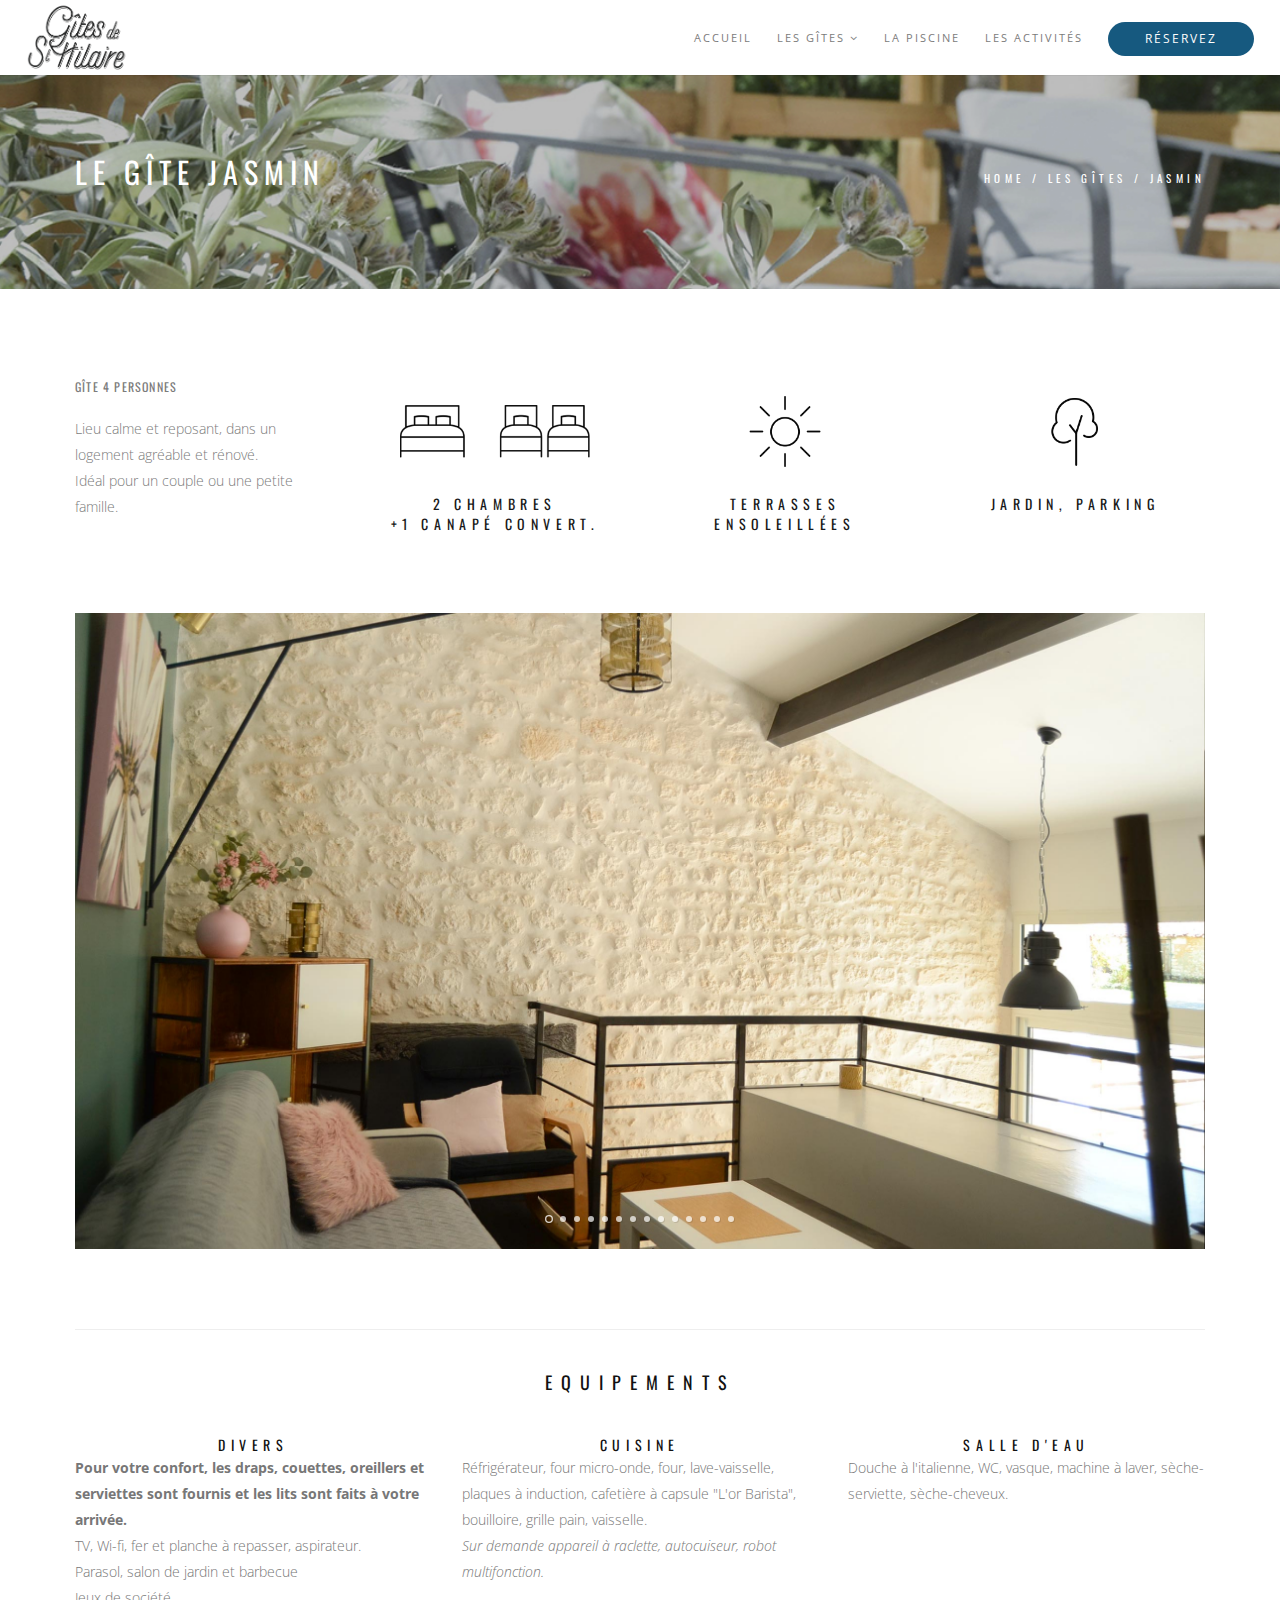
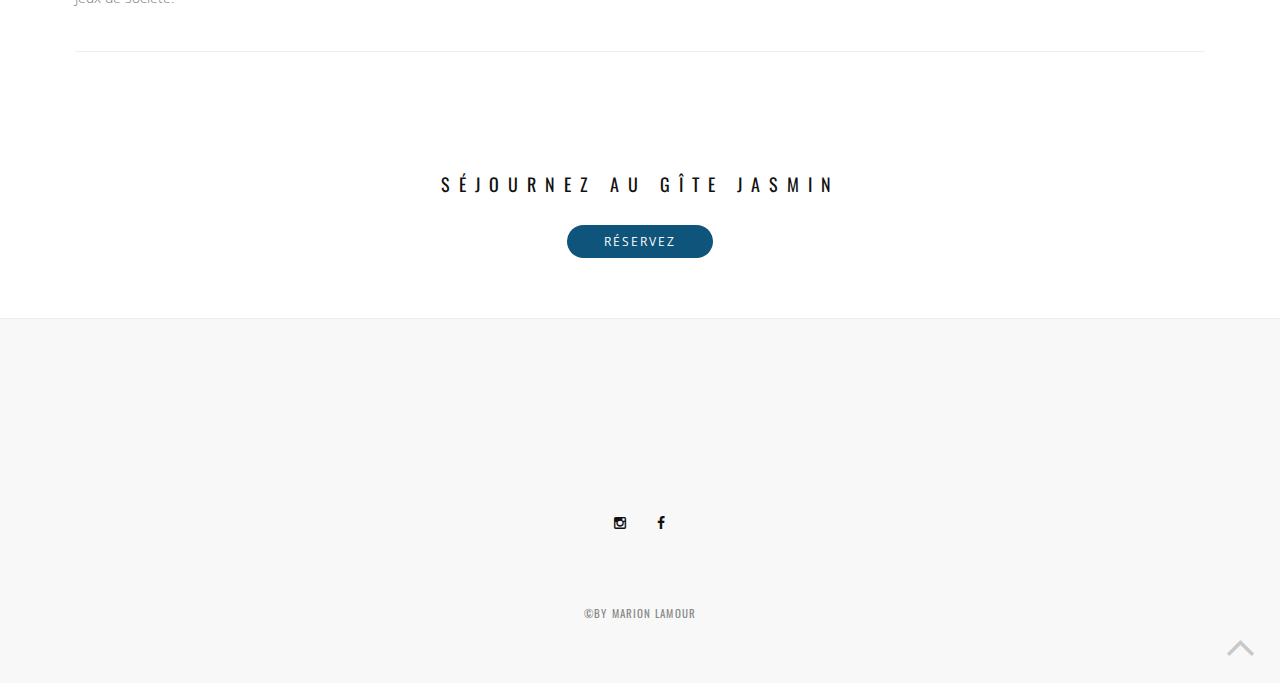
<file: pages-lesgites-jasmin.html>
<!DOCTYPE html>
<html>
    <head>
        <title>Les Gîtes de St HILAIRE &mdash;</title>
        <meta name="description" content="">
        <meta name="keywords" content="">
        <meta charset="utf-8">
        <meta name="author" content="Marion Lamour">
        <!--[if IE]><meta http-equiv='X-UA-Compatible' content='IE=edge,chrome=1'><![endif]-->
        <meta name="viewport" content="width=device-width, initial-scale=1.0, maximum-scale=1.0" />
        
        <!-- Favicons -->
        <link rel="icon" type="image/png" href="images/favicon.png" />
        <!--[if IE]><link rel="shortcut icon" type="image/x-icon" href="images/favicon.ico" /><![endif]-->
        <link rel="apple-touch-icon" href="images/apple-touch-icon.png">
        <link rel="apple-touch-icon" sizes="72x72" href="images/apple-touch-icon-72x72.png">
        <link rel="apple-touch-icon" sizes="114x114" href="images/apple-touch-icon-114x114.png">
        
        <!-- CSS -->
        <link rel="stylesheet" href="css/bootstrap.min.css">
        <link rel="stylesheet" href="css/style.css">
        <link rel="stylesheet" href="css/style-responsive.css">
        <link rel="stylesheet" href="css/animate.min.css">
        <link rel="stylesheet" href="css/vertical-rhythm.min.css">
        <link rel="stylesheet" href="css/owl.carousel.css">
        <link rel="stylesheet" href="css/magnific-popup.css">        

        
    </head>
    <body class="appear-animate">
        
        <!-- Page Loader -->        
        <div class="page-loader">
            <div class="loader"></div>
        </div>
        <!-- End Page Loader -->
        
        <!-- Page Wrap -->
        <div class="page" id="top">
            
            <!-- Navigation panel -->
            <nav class="main-nav js-stick">
                <div class="full-wrapper relative clearfix">
                    <!-- Logo ( * your text or image into link tag *) -->
                    <div class="nav-logo-wrap local-scroll">
                        <a href="index.html" class="logo">
                            <img src="images/logo-dark.png" alt="" />
                        </a>
                    </div>
                    <div class="mobile-nav">
                        <i class="fa fa-bars"></i>
                    </div>
                    
                    <!-- Main Menu -->
                    <div class="inner-nav desktop-nav">
                        <ul class="clearlist scroll-nav local-scroll">
                            <li><a href="index.html">Accueil</a></li>
                            <li><a class="mn-has-sub">Les Gîtes <i class="fa fa-angle-down"></i></a>
                                <ul class="mn-sub tilleul">
                                    <li>
                                        <a href="pages-lesgites-jasmin.html" class="en-cours">JASMIN</a>
                                    </li>
                                    <li>
                                        <a href="pages-lesgites-tilleul.html">TILLEUL</a>
                                    </li>
                                </ul>                                
                            </li>
                            <li><a href="pages-lapiscine.html">La Piscine</a></li>
                            <li><a href="pages-lesactivites.html">Les Activités</a></li>
                            <li><a href="pages-reservation.html"><span class="btn btn-mod btn-circle btn-border btn-medium btn-color">Réservez</span> </a></li>
                            
                        </ul>
                    </div>
                    <!-- End Main Menu -->
                    

                </div>
            </nav>
            <!-- End Navigation panel -->
            

            
            <!-- Head Section -->
            <section class="small-section bg-dark-alfa-30" data-background="images/full-width-images/section-bg-22b.jpg">
                <div class="relative container align-left">
                    
                    <div class="row">
                        
                        <div class="col-md-8">
                            <h1 class="hs-line-11 no-transp font-alt mb-20 mb-xs-0 white">LE GÎTE JASMIN</h1>
                        </div>
                        
                        <div class="col-md-4 mt-30">
                            
                            <div class="mod-breadcrumbs font-alt align-right">
                                <a href="index.html">Home</a>&nbsp;/&nbsp;<a>LES GÎTES</a>&nbsp;/&nbsp;<a>JASMIN</a>
                            </div>
                            
                        </div>
                    </div>
                    
                </div>
            </section>
            <!-- End Head Section -->
            
            
            
            <!-- Section -->
            <section class="page-section">
                <div class="container relative">
                    
                    
                    <!-- Features Grid -->
                    <div class="row alt-features-grid mt-20 mb-80 mb-xs-40">
                        
                        <!-- Text Item -->
                        <div class="col-sm-3">
                            <div class="alt-features-item align-center">
                                <div class="alt-features-descr align-left">
                                    <h4 class="mt-0 font-alt">Gîte 4 Personnes</h4> 
                                    Lieu calme et reposant, dans un logement agréable et rénové. </br>
                                    Idéal pour un couple ou une petite famille.
                                </div>
                            </div>
                        </div>
                        <!-- End Text Item -->
                        
                        <!-- Features Item -->
                        <div class="col-sm-3">
                            <div class="alt-features-item align-center">
                                <div class="alt-features-icon">
                                    <img src="images/icon/icon-chambre.png"/>
                                </div>
                                <h3 class="alt-features-title font-alt">2 Chambres</br>+1 canapé convert.</h3>
                            </div>
                        </div>
                        <!-- End Features Item -->
                        
                        <!-- Features Item -->
                        <div class="col-sm-3">
                            <div class="alt-features-item align-center">
                                <div class="alt-features-icon">
                                    <img src="images/icon/icon-sun.png"/>
                                </div>
                                <h3 class="alt-features-title font-alt">Terrasses ensoleillées</h3>
                            </div>
                        </div>
                        <!-- End Features Item -->
                        
                        <!-- Features Item -->
                        <div class="col-sm-3">
                            <div class="alt-features-item align-center">
                                <div class="alt-features-icon">
                                    <img src="images/icon/icon-tree.png"/>
                                </div>
                                <h3 class="alt-features-title font-alt">Jardin, parking</br></h3>
                            </div>
                        </div>
                        <!-- End Features Item -->
                        
                    </div>
                    <!-- End Features Grid -->
                    
                    
                    <!-- Work Gallery -->
                    <div class="work-full-media mb-80 mb-xs-40">
                        
                        <ul class="clearlist work-full-slider owl-carousel">
                            <li>
                                <img src="images/gite1/carousel-1.jpg" alt="" />
                            </li>
                            <li>
                                <img src="images/gite1/carousel-2.jpg" alt="" />
                            </li>
                            <li>
                                <img src="images/gite1/carousel-3.jpg" alt="" />
                            </li>
                            <li>
                                <img src="images/gite1/carousel-7.jpg" alt="" />
                            </li>
                             <li>
                                <img src="images/gite1/carousel-8.jpg" alt="" />
                            </li>
                            <li>
                                <img src="images/gite1/carousel-4.jpg" alt="" />
                            </li>
                            <li>
                                <img src="images/gite1/carousel-5.jpg" alt="" />
                            </li>
                            <li>
                                <img src="images/gite1/carousel-6.jpg" alt="" />
                            </li>                           
                            <li>
                                <img src="images/gite1/carousel-9.jpg" alt="" />
                            </li>
                            <li>
                                <img src="images/gite1/carousel-10.jpg" alt="" />
                            </li>
                            <li>
                                <img src="images/gite1/carousel-11.jpg" alt="" />
                            </li>
                            <li>
                                <img src="images/gite1/carousel-12.jpg" alt="" />
                            </li>
                            <li>
                                <img src="images/gite1/carousel-13.jpg" alt="" />
                            </li>
                             <li>
                                <img src="images/gite1/carousel-14.jpg" alt="" />
                            </li>
                          
                        </ul>
                        
                    </div>
                    <!-- End Work Gallery -->

                    <!-- Divider -->
                    <hr class="mt-0 mb-40 "/>
                    <!-- End Divider -->

                    <!-- Features Grid -->
                     <h2 class="section-title font-alt mb-40 mb-sm-40">
                        Equipements
                    </h2>

                    <div class="row multi-columns-row alt-features-grid mb-40 mb-xs-40">

                        <!-- Features Item -->
                        <div class="col-sm-6 col-md-4 col-lg-4">
                            <div class="alt-features-item align-center">
                                <h3 class="alt-features-title font-alt">Divers</h3>
                                <div class="alt-features-descr align-left">
                                    <b>Pour votre confort, les draps, couettes, oreillers et serviettes sont fournis et les lits sont faits à votre arrivée. </b> </br> TV, Wi-fi, fer et planche à repasser, aspirateur. </br> 
                                    Parasol, salon de jardin et barbecue </br>
                                    Jeux de société.
                                </div>
                            </div>
                        </div>
                        <!-- End Features Item -->
                        
                        <!-- Features Item -->
                        <div class="col-sm-6 col-md-4 col-lg-4">
                            <div class="alt-features-item align-center">
                              <h3 class="alt-features-title font-alt">Cuisine</h3>
                                <div class="alt-features-descr align-left">
                                    Réfrigérateur, four micro-onde, four, lave-vaisselle, plaques à induction, cafetière à capsule "L'or Barista", bouilloire, grille pain, vaisselle.</br>
                                    <i>Sur demande appareil à raclette, autocuiseur, robot multifonction.</i>
                                </div>  
                            </div>
                        </div>
                        <!-- End Features Item -->
                        
                        <!-- Features Item -->
                        <div class="col-sm-6 col-md-4 col-lg-4">
                            <div class="alt-features-item align-center">
                            <h3 class="alt-features-title font-alt">Salle d'eau</h3>
                                <div class="alt-features-descr align-left">
                                    Douche à l'italienne, WC, vasque, machine à laver, sèche-serviette, sèche-cheveux.
                                </div>  
                            </div>
                        </div>
                        <!-- End Features Item -->

                    </div>
                    
                    
                    <!-- Divider -->
                   <hr class="mb-40 mb-xs-30"/>
                   <!-- End Divider -->
                    
                    
                    
                </div>
            </section>
            <!-- End Section -->
            

             <section class="page-section bg-tarif-jasmin">
                 <div class="container relative align-center mb-60  mt-60 ">

                    <h2 class="section-title font-alt mb-sm-40">Séjournez au Gîte JASMIN</h2></br>
                    <a href="pages-reservation.html"><span class="btn btn-mod btn-circle btn-border btn-medium btn-color">Réservez</span> </a>

                </div>
            </section>
            
            <!-- Divider -->
            <hr class="mt-0 mb-0 "/>
            <!-- End Divider -->
            
            

            
            
            
            <!-- Footer -->
            <footer class="page-section bg-gray-lighter footer pt-60 pb-60">
                <div class="container">
                    
                    <!-- Footer Logo -->
                    <div class="local-scroll mb-30 wow fadeInUp" data-wow-duration="1.5s">
                        <a href="index.html"><img src="images/logo-dark.png" width="138" height="96" alt="" /></a>
                    </div>
                    <!-- End Footer Logo -->
                    

                    <!-- Social Links -->
                    <div class="footer-social-links mb-70 mb-xs-60">
                        <a href="https://www.instagram.com/gitesdesthilaire/" title="Instagram" target="_blank"><i class="fa fa-instagram"></i></a>
                        <a href="https://www.facebook.com/Gîtes-de-St-Hilaire-232374453523361/" title="Facebook" target="_blank"><i class="fa fa-facebook"></i></a>

                    </div>
                    <!-- End Social Links --> 
                    
                    <!-- Footer Text -->
                    <div class="footer-text">

                        <div class="footer-made font-alt">
                         <a href="https://www.instagram.com/bymarionlamour/" target="_blank">&copy;By Marion LAMOUR</a>
                        </div>
                        
                    </div>
                    <!-- End Footer Text --> 
                    
                 </div>
                 
                 
                 <!-- Top Link -->
                 <div class="local-scroll">
                     <a href="#top" class="link-to-top"><i class="fa fa-angle-up"></i></a>
                 </div>
                 <!-- End Top Link -->
                 
            </footer>
            <!-- End Footer -->
        
        
        </div>
        <!-- End Page Wrap -->
        
        
        <!-- JS -->
        <script type="text/javascript" src="js/jquery-1.11.2.min.js"></script>
        <script type="text/javascript" src="js/jquery.easing.1.3.js"></script>
        <script type="text/javascript" src="js/bootstrap.min.js"></script>        
        <script type="text/javascript" src="js/SmoothScroll.js"></script>
        <script type="text/javascript" src="js/jquery.scrollTo.min.js"></script>
        <script type="text/javascript" src="js/jquery.localScroll.min.js"></script>
        <script type="text/javascript" src="js/jquery.viewport.mini.js"></script>
        <script type="text/javascript" src="js/jquery.countTo.js"></script>
        <script type="text/javascript" src="js/jquery.appear.js"></script>
        <script type="text/javascript" src="js/jquery.sticky.js"></script>
        <script type="text/javascript" src="js/jquery.parallax-1.1.3.js"></script>
        <script type="text/javascript" src="js/jquery.fitvids.js"></script>
        <script type="text/javascript" src="js/owl.carousel.min.js"></script>
        <script type="text/javascript" src="js/isotope.pkgd.min.js"></script>
        <script type="text/javascript" src="js/imagesloaded.pkgd.min.js"></script>
        <script type="text/javascript" src="js/jquery.magnific-popup.min.js"></script>
        <script type="text/javascript" src="http://maps.google.com/maps/api/js?sensor=false&amp;language=en"></script>
        <script type="text/javascript" src="js/gmap3.min.js"></script>
        <script type="text/javascript" src="js/wow.min.js"></script>
        <script type="text/javascript" src="js/masonry.pkgd.min.js"></script>
        <script type="text/javascript" src="js/jquery.simple-text-rotator.min.js"></script>
        <script type="text/javascript" src="js/all.js"></script>
        <script type="text/javascript" src="js/contact-form.js"></script>
        <script type="text/javascript" src="js/jquery.ajaxchimp.min.js"></script>        
        <!--[if lt IE 10]><script type="text/javascript" src="js/placeholder.js"></script><![endif]-->
        
    </body>
</html>
</file>
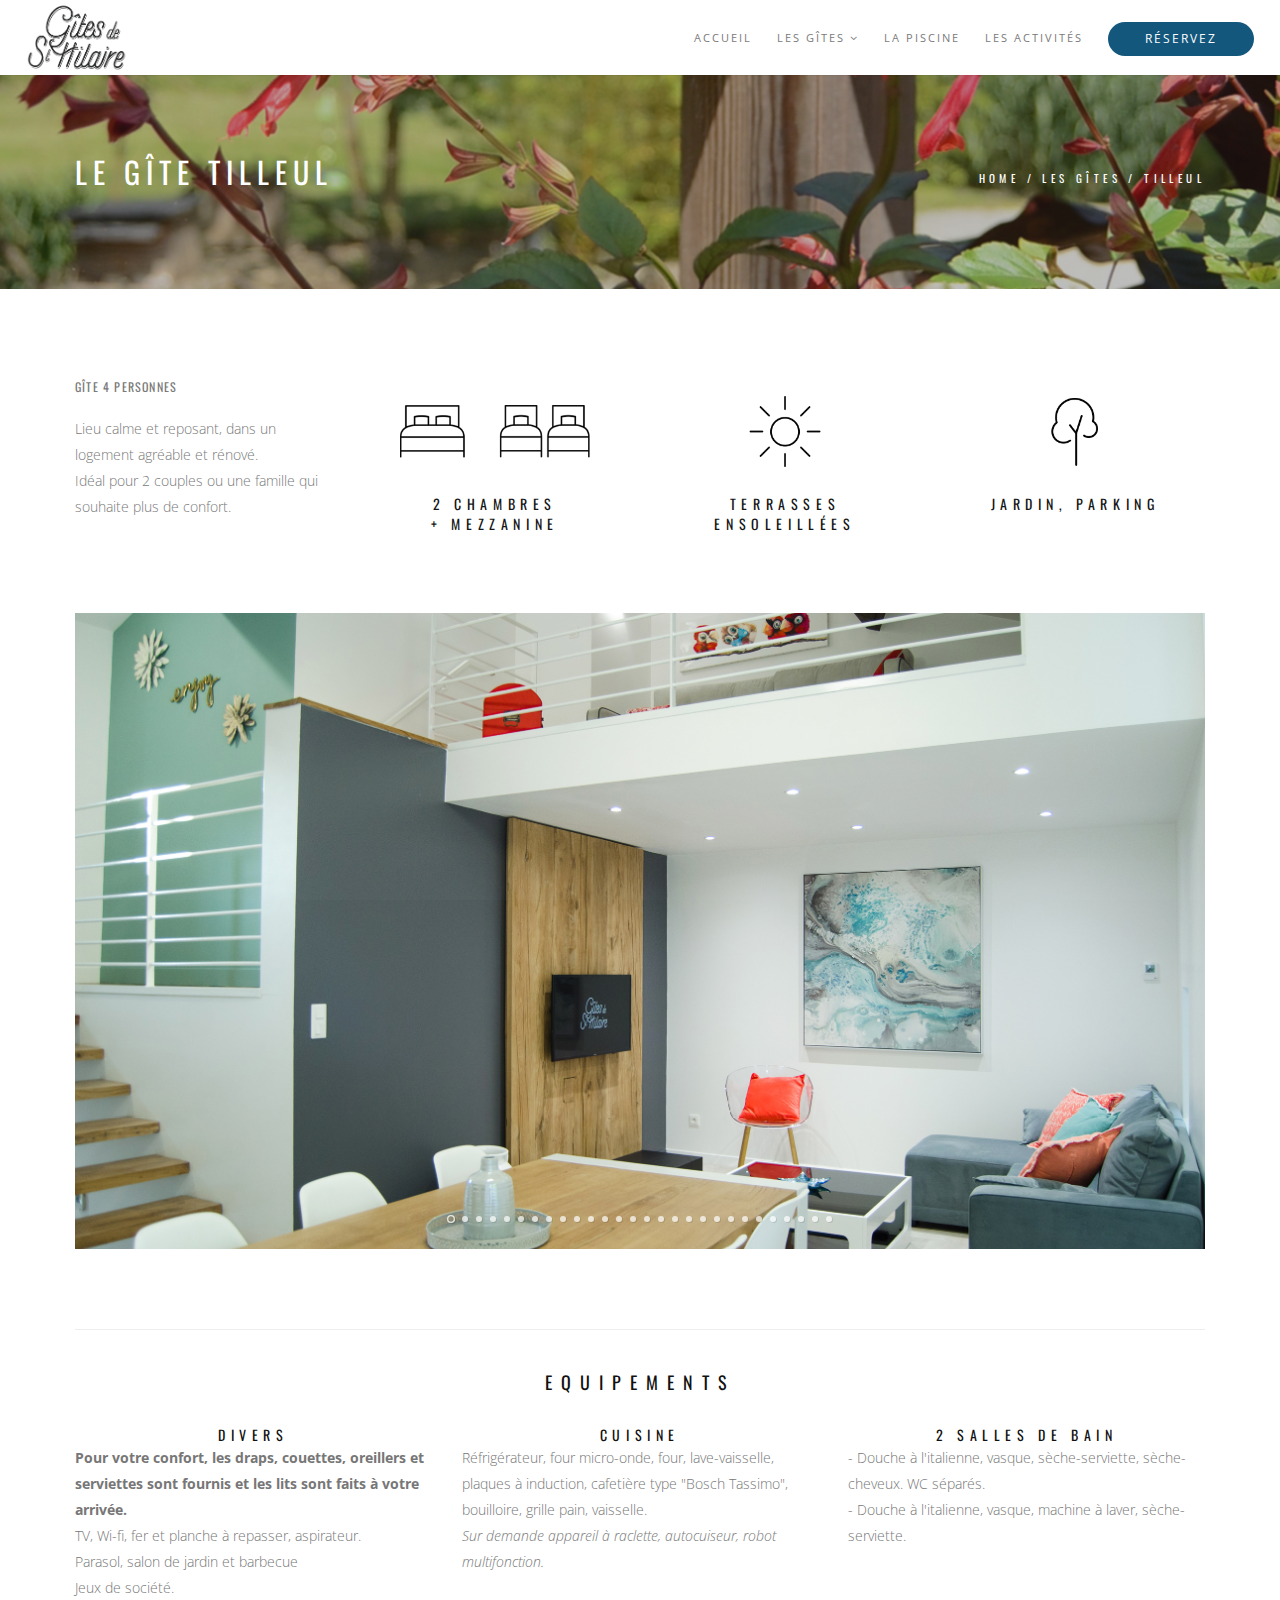
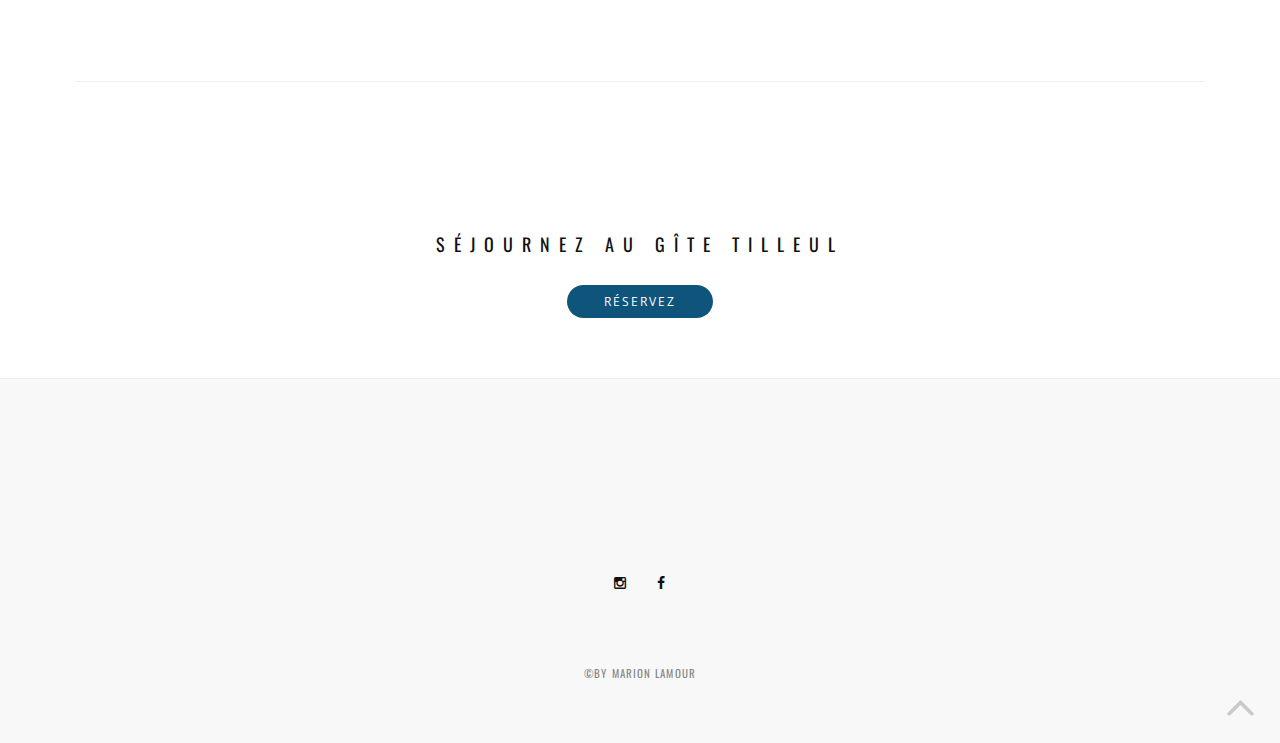
<file: pages-lesgites-tilleul.html>
<!DOCTYPE html>
<html>
    <head>
        <title>Les Gîtes de St HILAIRE &mdash;</title>
        <meta name="description" content="">
        <meta name="keywords" content="">
        <meta charset="utf-8">
        <meta name="author" content="Marion Lamour">
        <!--[if IE]><meta http-equiv='X-UA-Compatible' content='IE=edge,chrome=1'><![endif]-->
        <meta name="viewport" content="width=device-width, initial-scale=1.0, maximum-scale=1.0" />
        
        <!-- Favicons -->
        <link rel="icon" type="image/png" href="images/favicon.png" />
        <!--[if IE]><link rel="shortcut icon" type="image/x-icon" href="images/favicon.ico" /><![endif]-->
        <link rel="apple-touch-icon" href="images/apple-touch-icon.png">
        <link rel="apple-touch-icon" sizes="72x72" href="images/apple-touch-icon-72x72.png">
        <link rel="apple-touch-icon" sizes="114x114" href="images/apple-touch-icon-114x114.png">
        
        <!-- CSS -->
        <link rel="stylesheet" href="css/bootstrap.min.css">
        <link rel="stylesheet" href="css/style.css">
        <link rel="stylesheet" href="css/style-responsive.css">
        <link rel="stylesheet" href="css/animate.min.css">
        <link rel="stylesheet" href="css/vertical-rhythm.min.css">
        <link rel="stylesheet" href="css/owl.carousel.css">
        <link rel="stylesheet" href="css/magnific-popup.css">        

        
    </head>
    <body class="appear-animate">
        
        <!-- Page Loader -->        
        <div class="page-loader">
            <div class="loader"></div>
        </div>
        <!-- End Page Loader -->
        
        <!-- Page Wrap -->
        <div class="page" id="top">
            
            <!-- Navigation panel -->
            <nav class="main-nav js-stick">
                <div class="full-wrapper relative clearfix">
                    <!-- Logo ( * your text or image into link tag *) -->
                    <div class="nav-logo-wrap local-scroll">
                        <a href="index.html" class="logo">
                            <img src="images/logo-dark.png" alt="" />
                        </a>
                    </div>
                    <div class="mobile-nav">
                        <i class="fa fa-bars"></i>
                    </div>
                    
                    <!-- Main Menu -->
                    <div class="inner-nav desktop-nav">
                        <ul class="clearlist scroll-nav local-scroll">
                            <li><a href="index.html">Accueil</a></li>
                            <li><a class="mn-has-sub">Les Gîtes <i class="fa fa-angle-down"></i></a>
                                <ul class="mn-sub tilleul">
                                    <li>
                                        <a href="pages-lesgites-jasmin.html">JASMIN</a>
                                    </li>
                                    <li>
                                        <a href="pages-lesgites-tilleul.html" class="en-cours">TILLEUL</a>
                                    </li>
                                </ul>                                
                            </li>
                            <li><a href="pages-lapiscine.html">La Piscine</a></li>
                            <li><a href="pages-lesactivites.html">Les Activités</a></li>
                            <li><a href="pages-reservation.html"><span class="btn btn-mod btn-circle btn-border btn-medium btn-color">Réservez</span> </a></li>
                            
                        </ul>
                    </div>
                    <!-- End Main Menu -->
                    

                </div>
            </nav>
            <!-- End Navigation panel -->
            
             <!-- Head Section -->
            <section class="small-section bg-dark-alfa-30" data-background="images/full-width-images/section-bg-2.jpg">
                <div class="relative container align-left">
                    
                    <div class="row">
                        
                        <div class="col-md-8">
                            <h1 class="hs-line-11 no-transp font-alt mb-20 mb-xs-0 white">LE GÎTE TILLEUL</h1>
                        </div>
                        
                        <div class="col-md-4 mt-30">
                            
                            <div class="mod-breadcrumbs font-alt align-right">
                                <a href="index.html">Home</a>&nbsp;/&nbsp;<a>LES GÎTES</a>&nbsp;/&nbsp;<a>TILLEUL</a>
                            </div>
                            
                        </div>
                    </div>
                    
                </div>
            </section>
            <!-- End Head Section -->
            
            
            <!-- Section -->
            <section class="page-section">
                <div class="container relative">
                    
                    
                    <!-- Features Grid -->
                    <div class="row alt-features-grid mt-20 mb-80 mb-xs-40">
                        
                        <!-- Text Item -->
                        <div class="col-sm-3">
                            <div class="alt-features-item align-center">
                                <div class="alt-features-descr align-left">
                                    <h4 class="mt-0 font-alt">Gîte 4 Personnes</h4> 
                                   Lieu calme et reposant, dans un logement agréable et rénové. </br>
                                   Idéal pour 2 couples ou une famille qui souhaite plus de confort.
                                </div>
                            </div>
                        </div>
                        <!-- End Text Item -->
                        
                        <!-- Features Item -->
                        <div class="col-sm-3">
                            <div class="alt-features-item align-center">
                                <div class="alt-features-icon">
                                    <img src="images/icon/icon-chambre.png"/>
                                </div>
                                <h3 class="alt-features-title font-alt">2 Chambres</br>+ Mezzanine</h3>
                            </div>
                        </div>
                        <!-- End Features Item -->
                        
                        <!-- Features Item -->
                        <div class="col-sm-3">
                            <div class="alt-features-item align-center">
                                <div class="alt-features-icon">
                                    <img src="images/icon/icon-sun.png"/>
                                </div>
                                <h3 class="alt-features-title font-alt">Terrasses ensoleillées</h3>
                            </div>
                        </div>
                        <!-- End Features Item -->
                        
                        <!-- Features Item -->
                        <div class="col-sm-3">
                            <div class="alt-features-item align-center">
                                <div class="alt-features-icon">
                                    <img src="images/icon/icon-tree.png"/>
                                </div>
                                <h3 class="alt-features-title font-alt">Jardin, parking</h3>
                            </div>
                        </div>
                        <!-- End Features Item -->
                        
                    </div>
                    <!-- End Features Grid -->
                    
                    
                    <!-- Work Gallery -->
                    <div class="work-full-media mb-80 mb-xs-40">
                        
                        <ul class="clearlist work-full-slider owl-carousel">
                            <li>
                                <img src="images/gite2/carousel-1.jpg" alt="" />
                            </li>
                            <li>
                                <img src="images/gite2/carousel-2.jpg" alt="" />
                            </li>
                            <li>
                                <img src="images/gite2/carousel-3.jpg" alt="" />
                            </li>
                            <li>
                                <img src="images/gite2/carousel-4.jpg" alt="" />
                            </li>
                            <li>
                                <img src="images/gite2/carousel-5.jpg" alt="" />
                            </li>
                             <li>
                                <img src="images/gite2/carousel-6.jpg" alt="" />
                            </li>
                             <li>
                                <img src="images/gite2/carousel-7.jpg" alt="" />
                            </li>
                            <li>
                                <img src="images/gite2/carousel-8.jpg" alt="" />
                            </li>
                            <li>
                                <img src="images/gite2/carousel-9.jpg" alt="" />
                            </li>
                            <li>
                                <img src="images/gite2/carousel-10.jpg" alt="" />
                            </li>
                            <li>
                                <img src="images/gite2/carousel-11.jpg" alt="" />
                            </li>
                            <li>
                                <img src="images/gite2/carousel-12.jpg" alt="" />
                            </li>
                            <li>
                                <img src="images/gite2/carousel-13.jpg" alt="" />
                            </li>
                            <li>
                                <img src="images/gite2/carousel-14.jpg" alt="" />
                            </li>
                             <li>
                                <img src="images/gite2/carousel-16.jpg" alt="" />
                            </li>
                             <li>
                                <img src="images/gite2/carousel-17.jpg" alt="" />
                            </li>
                            <li>
                                <img src="images/gite2/carousel-18.jpg" alt="" />
                            </li>
                            <li>
                                <img src="images/gite2/carousel-19.jpg" alt="" />
                            </li>
                            <li>
                                <img src="images/gite2/carousel-20.jpg" alt="" />
                            </li>
                            <li>
                                <img src="images/gite2/carousel-21.jpg" alt="" />
                            </li>
                            <li>
                                <img src="images/gite2/carousel-22.jpg" alt="" />
                            </li>
                            <li>
                                <img src="images/gite2/carousel-23.jpg" alt="" />
                            </li>
                            <li>
                                <img src="images/gite2/carousel-24.jpg" alt="" />
                            </li>
                            <li>
                                <img src="images/gite2/carousel-25.jpg" alt="" />
                            </li>
                             <li>
                                <img src="images/gite2/carousel-26.jpg" alt="" />
                            </li>
                             <li>
                                <img src="images/gite2/carousel-27.jpg" alt="" />
                            </li>
                            <li>
                                <img src="images/gite2/carousel-28.jpg" alt="" />
                            </li>
                           
                            <li>
                                <img src="images/gite2/carousel-29.jpg" alt="" />
                            </li>
                        </ul>
                        
                    </div>
                    <!-- End Work Gallery -->

                    <!-- Divider -->
                    <hr class="mt-0 mb-40 "/>
                    <!-- End Divider -->

                    <!-- Features Grid -->
                     <h2 class="section-title font-alt mb-30 mb-sm-40">
                        Equipements
                    </h2>

                    <div class="row multi-columns-row alt-features-grid mb-80 mb-xs-40">

                        <!-- Features Item -->
                        <div class="col-sm-6 col-md-4 col-lg-4">
                            <div class="alt-features-item align-center">
                                <h3 class="alt-features-title font-alt">Divers</h3>
                                <div class="alt-features-descr align-left">
                                    <b>Pour votre confort, les draps, couettes, oreillers et serviettes sont fournis et les lits sont faits à votre arrivée. </b> </br> TV, Wi-fi, fer et planche à repasser, aspirateur. </br> 
                                    Parasol, salon de jardin et barbecue </br>
                                    Jeux de société.
                                </div>
                            </div>
                        </div>
                        <!-- End Features Item -->
                        
                        <!-- Features Item -->
                        <div class="col-sm-6 col-md-4 col-lg-4">
                            <div class="alt-features-item align-center">
                              <h3 class="alt-features-title font-alt">Cuisine</h3>
                                <div class="alt-features-descr align-left">
                                    Réfrigérateur, four micro-onde, four, lave-vaisselle, plaques à induction, cafetière type "Bosch Tassimo", bouilloire, grille pain, vaisselle. </br>
                                    <i>Sur demande appareil à raclette, autocuiseur, robot multifonction.</i>
                                </div>  
                            </div>
                        </div>
                        <!-- End Features Item -->
                        
                        <!-- Features Item -->
                        <div class="col-sm-6 col-md-4 col-lg-4">
                            <div class="alt-features-item align-center">
                            <h3 class="alt-features-title font-alt">2 Salles de bain</h3>
                                <div class="alt-features-descr align-left">
                                    - Douche à l'italienne, vasque, sèche-serviette, sèche-cheveux. WC séparés. </br>
                                    - Douche à l'italienne, vasque, machine à laver, sèche-serviette.
                                </div>  
                            </div>
                        </div>
                        <!-- End Features Item -->

                    </div>
                    
                    
                    <!-- Divider -->
                   <hr class="mb-70 mb-xs-30"/>
                   <!-- End Divider -->
                    
                
                    
                </div>
            </section>
            <!-- End Section -->
            

             <section class="page-section bg-tarif-tilleul">
                 <div class="container relative align-center mb-60  mt-60 ">

                    <h2 class="section-title font-alt mb-sm-40">Séjournez au Gîte TILLEUL</h2></br>
                    <a href="pages-reservation.html"><span class="btn btn-mod btn-circle btn-border btn-medium btn-color">Réservez</span></a>

                </div>
            </section>
            
            <!-- Divider -->
            <hr class="mt-0 mb-0 "/>
            <!-- End Divider -->
            
            
            
            
            
            <!-- Footer -->
            <footer class="page-section bg-gray-lighter footer pt-60 pb-60">
                <div class="container">
                    
                    <!-- Footer Logo -->
                    <div class="local-scroll mb-30 wow fadeInUp" data-wow-duration="1.5s">
                        <a href="index.html"><img src="images/logo-dark.png" width="138" height="96" alt="" /></a>
                    </div>
                    <!-- End Footer Logo -->
                    

                    <!-- Social Links -->
                    <div class="footer-social-links mb-70 mb-xs-60">
                        <a href="https://www.instagram.com/gitesdesthilaire/" title="Instagram" target="_blank"><i class="fa fa-instagram"></i></a>
                        <a href="https://www.facebook.com/Gîtes-de-St-Hilaire-232374453523361/" title="Facebook" target="_blank"><i class="fa fa-facebook"></i></a>

                    </div>
                    <!-- End Social Links --> 
                    
                    <!-- Footer Text -->
                    <div class="footer-text">

                        <div class="footer-made font-alt">
                         <a href="https://www.instagram.com/bymarionlamour/" target="_blank">&copy;By Marion LAMOUR</a>
                        </div>
                        
                    </div>
                    <!-- End Footer Text --> 
                    
                 </div>
                 
                 
                 <!-- Top Link -->
                 <div class="local-scroll">
                     <a href="#top" class="link-to-top"><i class="fa fa-angle-up"></i></a>
                 </div>
                 <!-- End Top Link -->
                 
            </footer>
            <!-- End Footer -->
        
        
        </div>
        <!-- End Page Wrap -->
        
        
        <!-- JS -->
        <script type="text/javascript" src="js/jquery-1.11.2.min.js"></script>
        <script type="text/javascript" src="js/jquery.easing.1.3.js"></script>
        <script type="text/javascript" src="js/bootstrap.min.js"></script>        
        <script type="text/javascript" src="js/SmoothScroll.js"></script>
        <script type="text/javascript" src="js/jquery.scrollTo.min.js"></script>
        <script type="text/javascript" src="js/jquery.localScroll.min.js"></script>
        <script type="text/javascript" src="js/jquery.viewport.mini.js"></script>
        <script type="text/javascript" src="js/jquery.countTo.js"></script>
        <script type="text/javascript" src="js/jquery.appear.js"></script>
        <script type="text/javascript" src="js/jquery.sticky.js"></script>
        <script type="text/javascript" src="js/jquery.parallax-1.1.3.js"></script>
        <script type="text/javascript" src="js/jquery.fitvids.js"></script>
        <script type="text/javascript" src="js/owl.carousel.min.js"></script>
        <script type="text/javascript" src="js/isotope.pkgd.min.js"></script>
        <script type="text/javascript" src="js/imagesloaded.pkgd.min.js"></script>
        <script type="text/javascript" src="js/jquery.magnific-popup.min.js"></script>
        <script type="text/javascript" src="http://maps.google.com/maps/api/js?sensor=false&amp;language=en"></script>
        <script type="text/javascript" src="js/gmap3.min.js"></script>
        <script type="text/javascript" src="js/wow.min.js"></script>
        <script type="text/javascript" src="js/masonry.pkgd.min.js"></script>
        <script type="text/javascript" src="js/jquery.simple-text-rotator.min.js"></script>
        <script type="text/javascript" src="js/all.js"></script>
        <script type="text/javascript" src="js/contact-form.js"></script>
        <script type="text/javascript" src="js/jquery.ajaxchimp.min.js"></script>        
        <!--[if lt IE 10]><script type="text/javascript" src="js/placeholder.js"></script><![endif]-->
        
    </body>
</html>
</file>
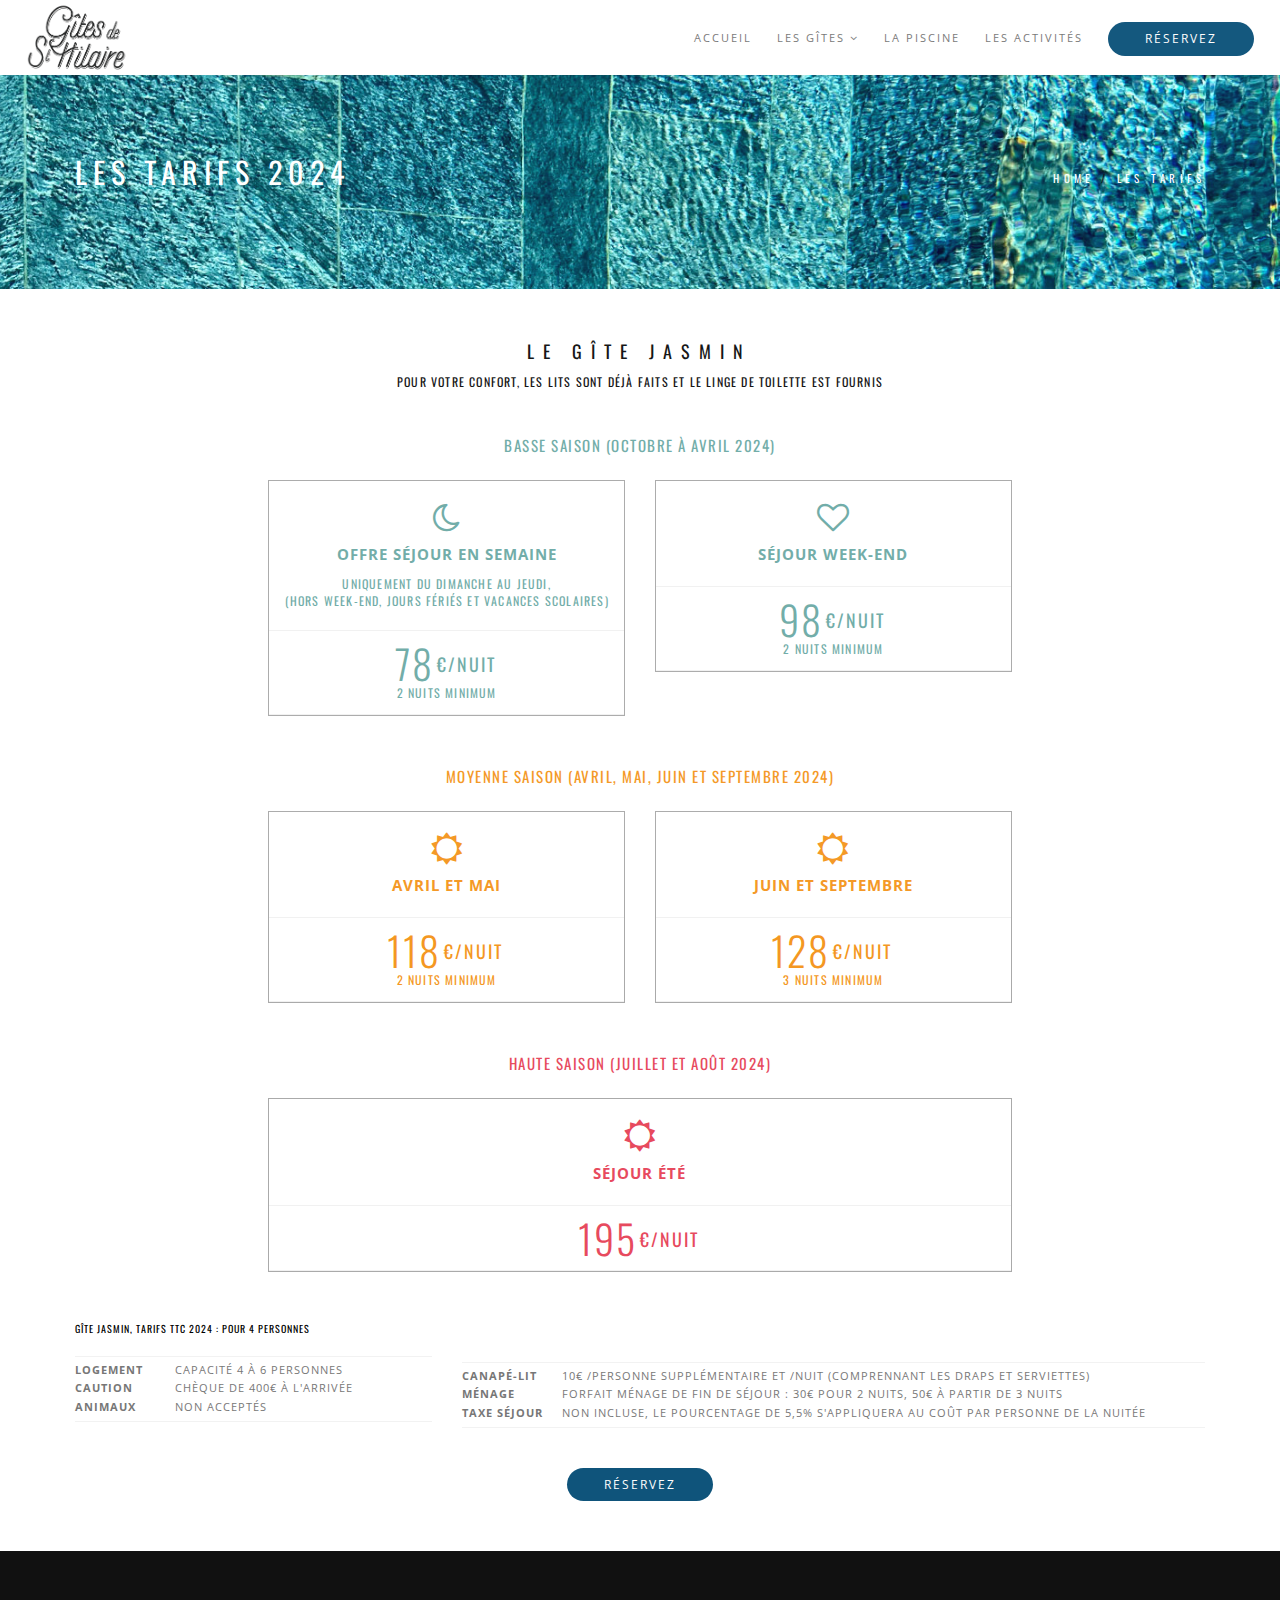
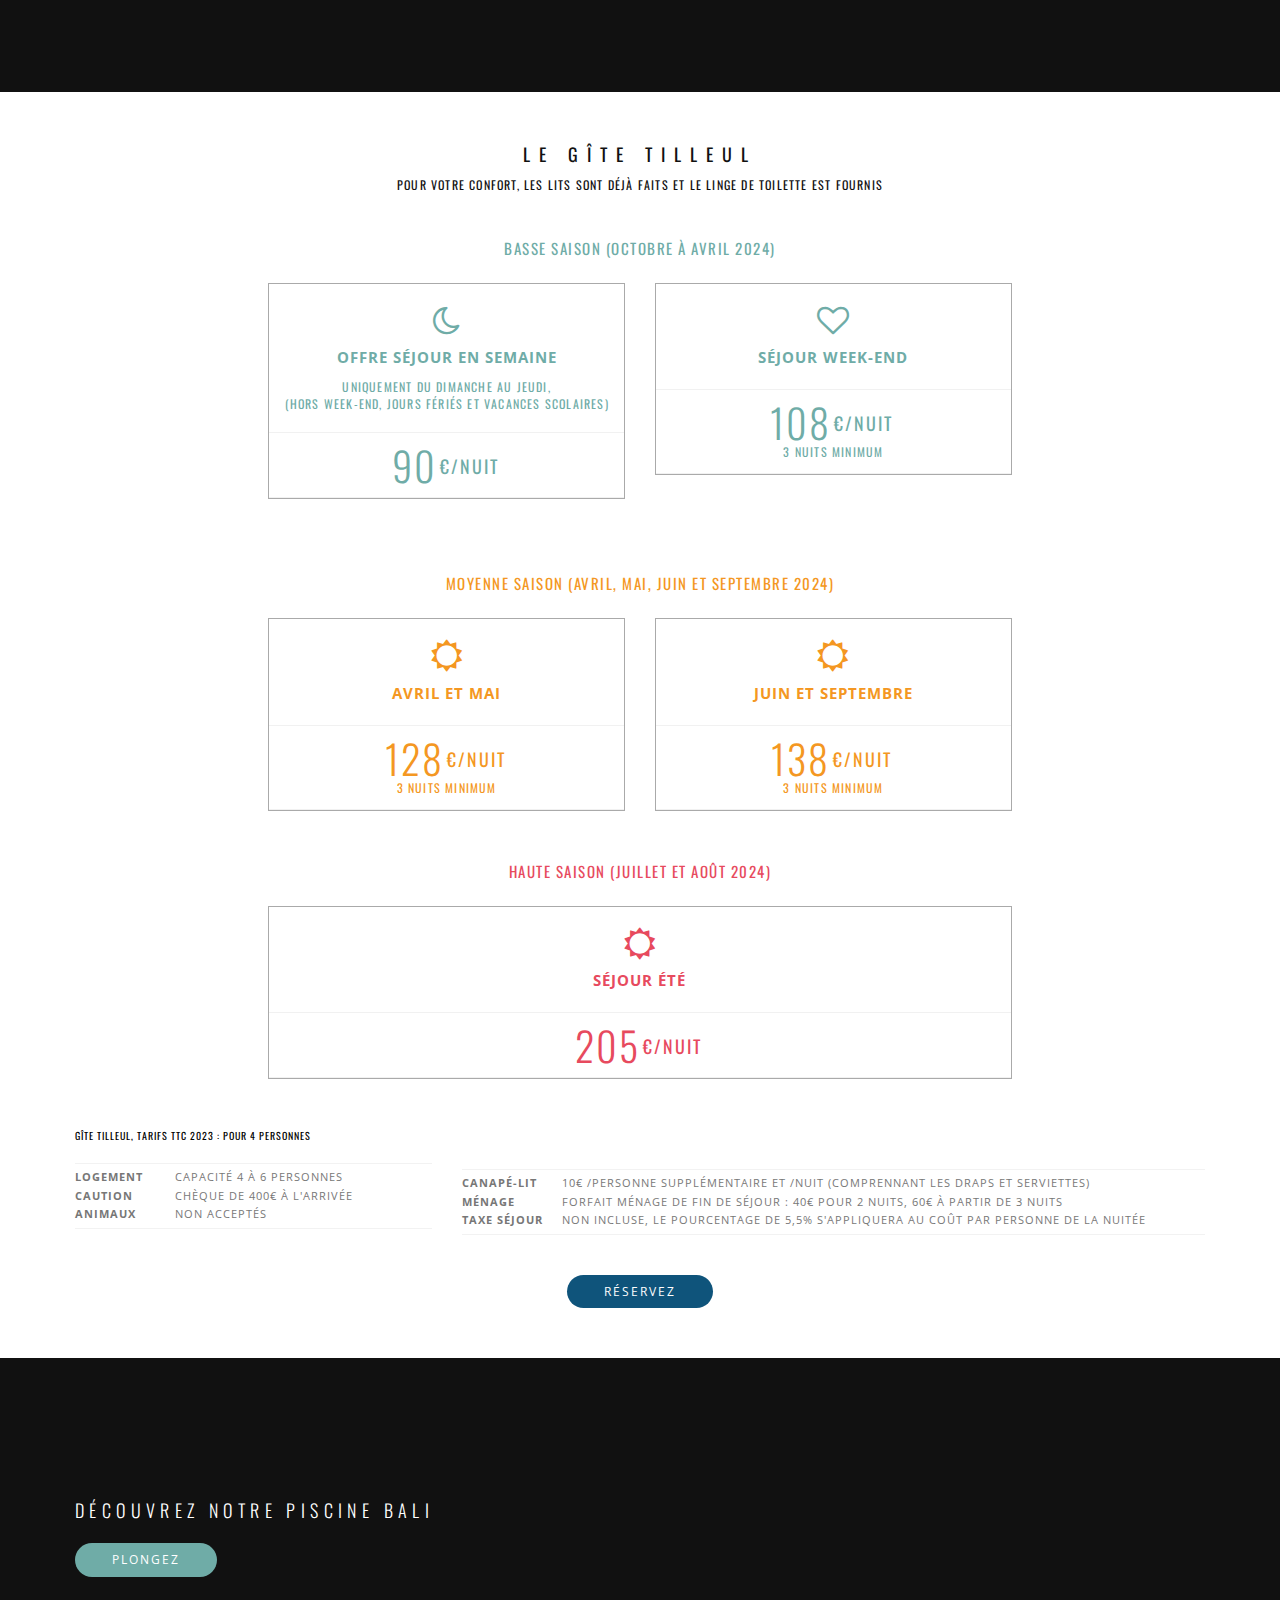
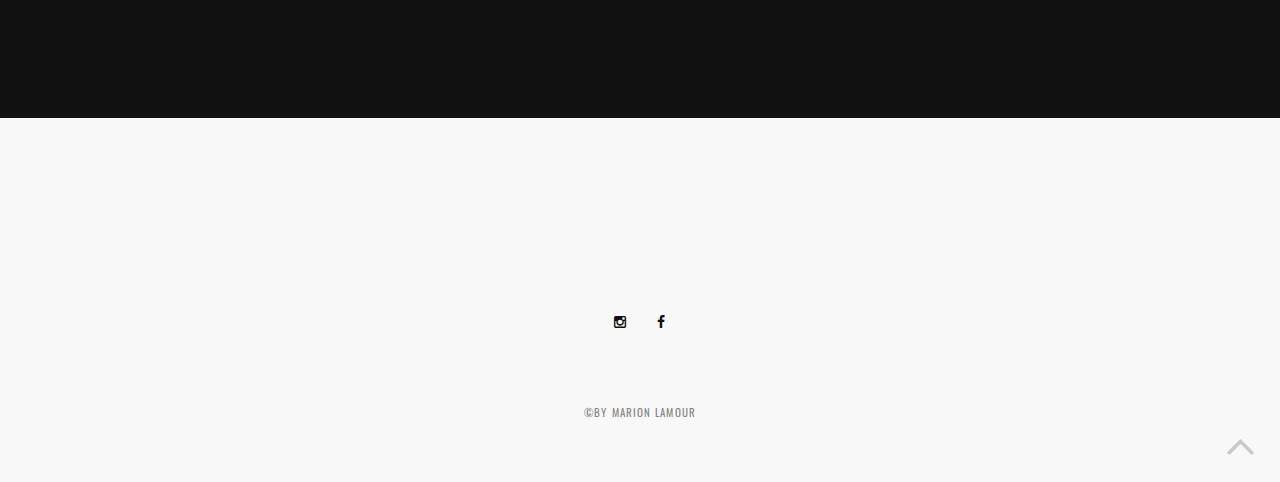
<file: pages-lestarifs.html>
<!DOCTYPE html>
<html>
    <head>
        <title>Les Gîtes de St HILAIRE &mdash;</title>
        <meta name="description" content=" ">
        <meta name="keywords" content="">
        <meta charset="utf-8">
        <meta name="author" content="Marion Lamour">
        <!--[if IE]><meta http-equiv='X-UA-Compatible' content='IE=edge,chrome=1'><![endif]-->
        <meta name="viewport" content="width=device-width, initial-scale=1.0, maximum-scale=1.0" />
        
        <!-- Favicons -->
        <link rel="icon" type="image/png" href="images/favicon.png" />
        <!--[if IE]><link rel="shortcut icon" type="image/x-icon" href="images/favicon.ico" /><![endif]-->
        <link rel="apple-touch-icon" href="images/apple-touch-icon.png">
        <link rel="apple-touch-icon" sizes="72x72" href="images/apple-touch-icon-72x72.png">
        <link rel="apple-touch-icon" sizes="114x114" href="images/apple-touch-icon-114x114.png">
        
        <!-- CSS -->
        <link rel="stylesheet" href="css/bootstrap.min.css">
        <link rel="stylesheet" href="css/style.css">
        <link rel="stylesheet" href="css/style-responsive.css">
        <link rel="stylesheet" href="css/animate.min.css">
        <link rel="stylesheet" href="css/vertical-rhythm.min.css">
        <link rel="stylesheet" href="css/owl.carousel.css">
        <link rel="stylesheet" href="css/magnific-popup.css">        

        
    </head>
    <body class="appear-animate">
        
        <!-- Page Loader -->        
        <div class="page-loader">
            <div class="loader"></div>
        </div>
        <!-- End Page Loader -->
        
        <!-- Page Wrap -->
        <div class="page" id="top">
            
            <!-- Navigation panel -->
            <nav class="main-nav js-stick">
                <div class="full-wrapper relative clearfix">
                    <!-- Logo ( * your text or image into link tag *) -->
                    <div class="nav-logo-wrap local-scroll">
                        <a href="index.html" class="logo">
                            <img src="images/logo-dark.png" alt="" />
                        </a>
                    </div>
                    <div class="mobile-nav">
                        <i class="fa fa-bars"></i>
                    </div>
                    
                    <!-- Main Menu -->
                    <div class="inner-nav desktop-nav">
                        <ul class="clearlist scroll-nav local-scroll">
                            <li><a href="index.html">Accueil</a></li>
                            <li><a class="mn-has-sub">Les Gîtes <i class="fa fa-angle-down"></i></a>
                                <ul class="mn-sub tilleul">
                                    <li>
                                        <a href="pages-lesgites-jasmin.html">JASMIN</a>
                                    </li>
                                    <li>
                                        <a href="pages-lesgites-tilleul.html">TILLEUL</a>
                                    </li>
                                </ul>                                
                            </li>
                            <li><a href="pages-lapiscine.html">La Piscine</a></li>
                            <li><a href="pages-lesactivites.html">Les Activités</a></li>
                            <li><a href="pages-reservation.html"><span class="btn btn-mod btn-circle btn-border btn-medium btn-color">Réservez</span> </a></li>
                            
                        </ul>
                    </div>
                    <!-- End Main Menu -->
                    

                </div>
            </nav>
            <!-- End Navigation panel -->
            
            
            <!-- Head Section -->
            <section class="small-section bg-dark-alfa-0" data-background="images/full-width-images/section-bg-30.jpg">
                <div class="relative container align-left">
                    
                    <div class="row">
                        
                        <div class="col-md-8">
                            <h1 class="hs-line-11 no-transp font-alt mb-20 mb-xs-0 white">Les tarifs 2024</h1>
                        </div>
                        
                        <div class="col-md-4 mt-30">
                            
                            <div class="mod-breadcrumbs font-alt align-right">
                                <a href="index.html">Home</a>&nbsp;/&nbsp;<a>Les tarifs</a>
                            </div>
                            
                        </div>
                    </div>
                    
                </div>
            </section>
            <!-- End Head Section -->
        
            
            <!-- Section -->
            <section class="page-section">
                <div class="container">

                    <div class="pricing-title col-md-8 col-md-offset-2">
                            
                                <h2 class="section-title font-alt mt-50 mb-0"> LE GÎTE JASMIN </h2>
                                <h4 class="font-alt align-center mb-0">Pour votre confort, les lits sont déjà faits et le linge de toilette est fournis</h4></br>
                                <h3 class="font-alt price1">BASSE SAISON (OCTOBRE À AVRIL 2024) </h3></br>

                    </div>

                        <!-- Pricing row -->
                        <div class="row multi-columns-row">


                        <!-- Pricing Item #1 -->
                            <div class="col-xs-6 col-sm-6 col-md-4 col-md-offset-2 col-lg-4 col-lg-offset-2">
                                <div class="pricing-item main">
                                    <div class="pricing-item-inner">
                                        <div class="pricing-wrap price1">
                                            
                                            <!-- Icon (Simple-line-icons) -->
                                            <div class="pricing-icon">
                                                <i class="fa fa-moon-o"></i>
                                            </div>
                                            
                                            <!-- Pricing Title -->
                                            <div class="pricing-title">
                                                Offre séjour en semaine
                                            </div>
                                             <h4 class="font-alt"> uniquement du dimanche au jeudi,</br> (hors week-end, jours fériés et vacances scolaires)</h4>
                                            
                                            <!-- Pricing Features -->
                                            <div>
                                                <ul class="pr-list">
                                                    <div>
                                                <ul class="sf-list pr-list price1">

                                                    <li>
                                                       <div class="pricing-num">78<sup> €/nuit</sup></div>
                                                       <div class="font-alt">2 nuits minimum</div>
                                                    </li>


                                                </ul>
                                             
                                            </div>
                                                    </li>
                                                </ul>
                                            </div>
                                        </div>
                                    </div>
                                </div>
                            </div>
                            <!-- End Pricing Item -->
                   


                        <!-- Pricing Item #2 -->
                            <div class="col-xs-6 col-sm-6 col-md-4 col-lg-4">
                                <div class="pricing-item main">
                                    <div class="pricing-item-inner">
                                        <div class="pricing-wrap price1">
                                            
                                            <!-- Icon (Simple-line-icons) -->
                                            <div class="pricing-icon">
                                                <i class="fa fa-heart-o"></i>
                                            </div>
                                            
                                            <!-- Pricing Title -->
                                            <div class="pricing-title">
                                                séjour Week-end
                                            </div>
                                            <h4 class="font-alt"></h4>
                                           
                                            
                                            <!-- Pricing Features -->
                                            <div>
                                                <ul class="pr-list">
                                                    <div>
                                                <ul class="sf-list pr-list price1">
                                                    <li>
                                                       <div class="pricing-num">98<sup> €/nuit</sup></div>
                                                       <div class="font-alt">2 nuits minimum</div>
                                                    </li>
                                                </ul>
                                                </ul>
                                            </div>
    
                         
                                        </div>
                                    </div>
                                </div>
                            </div>
                            <!-- End Pricing Item -->

                            


                            <div class="pricing-title col-md-8 col-md-offset-2">

                                <h3 class="font-alt price2">  MOYENNE SAISON (AVRIL, MAI, JUIN et SEPTEMBRE 2024) </h3></br>

                            </div>

                        </div>

                        <!-- Pricing row -->
                        <div class="row multi-columns-row">


                        <!-- Pricing Item #1 -->
                            <div class="col-xs-6 col-sm-6 col-md-4 col-md-offset-2 col-lg-4 col-lg-offset-2">
                                <div class="pricing-item main">
                                    <div class="pricing-item-inner">
                                        <div class="pricing-wrap price2">
                                            
                                            <!-- Icon (Simple-line-icons) -->
                                            <div class="pricing-icon">
                                                <i class="fa fa-sun-o"></i>
                                            </div>
                                            
                                            <!-- Pricing Title -->
                                            <div class="pricing-title mb-20">
                                                AVRIL ET MAI
                                            </div>
                                            <!-- Pricing Features -->
                                            <div>
                                                <ul class="pr-list">
                                                    <div>
                                                <ul class="sf-list pr-list price2">

                                                    <li>
                                                       <div class="pricing-num">118<sup> €/nuit</sup></div>
                                                       <div class="font-alt">2 nuits minimum</div>
                                                    </li>


                                                </ul>
                                             
                                            </div>
                                                    </li>
                                                </ul>
                                            </div>
                                            
                                            <!-- Button                                     
                                            <div>
                                                <a href="" class="btn btn-mod btn-circle btn-medium">réservez</a>
                                            </div>
                                             -->    
                                        </div>
                                    </div>
                                </div>
                            </div>
                            <!-- End Pricing Item -->
                   


                        <!-- Pricing Item #2 -->
                            <div class="col-xs-6 col-sm-6 col-md-4 col-lg-4">
                                <div class="pricing-item main">
                                    <div class="pricing-item-inner">
                                        <div class="pricing-wrap price2">
                                            
                                            <!-- Icon (Simple-line-icons) -->
                                            <div class="pricing-icon">
                                                <i class="fa fa-sun-o"></i>
                                            </div>
                                            
                                            <!-- Pricing Title -->
                                            <div class="pricing-title mb-20">
                                                JUIN ET SEPTEMBRE
                                            </div>
                                           
                                            <!-- Pricing Features -->
                                            <div>
                                                <ul class="pr-list">
                                                    <div>
                                                <ul class="sf-list pr-list price2">

                                                    <li>
                                                       <div class="pricing-num">128<sup> €/nuit</sup></div>
                                                       <div class="font-alt">3 nuits minimum</div>
                                                    </li>

                                                </ul>
                                             
                                            </div>
                                                    </li>
                                                </ul>
                                            </div>
                                            
                                            <!-- Button                                     
                                            <div>
                                                <a href="" class="btn btn-mod btn-circle btn-medium">réservez</a>
                                            </div>
                                             -->    
                                        </div>
                                    </div>
                                </div>
                            </div>
                            <!-- End Pricing Item -->

                           
                            <div class="pricing-title col-md-8 col-md-offset-2">

                                <h3 class="font-alt price3">  HAUTE SAISON (juillet et août 2024) </h3></br>

                            </div>

                        </div>

                        <!-- Pricing row -->
                        <div class="row multi-columns-row">

                

                        <!-- Pricing Item #1/1 -->
                            <div class="col-md-8 col-md-offset-2">
                                <div class="pricing-item main">
                                    <div class="pricing-item-inner">
                                        <div class="pricing-wrap price3">
                                            
                                            <!-- Icon (Simple-line-icons) -->
                                            <div class="pricing-icon">
                                                <i class="fa fa-sun-o"></i>
                                            </div>
                                            
                                            <!-- Pricing Title -->
                                            <div class="pricing-title mb-20">
                                                Séjour été
                                            </div>
                                           
                                            <!-- Pricing Features -->
                                            <div>
                                                <ul class="pr-list">
                                                    <div>
                                                <ul class="sf-list pr-list price3">

                                                    <li>
                                                       <div class="pricing-num">195<sup> €/nuit</sup></div>
                                                       
                                                   </div>
                                                    </li>


                                                </ul>
                                             
                                            </div>
                                                    </li>
                                                </ul>
                                            </div>
                                        </div>
                                    </div>
                                </div>
                            </div>
                            <!-- End Pricing Item #1/1 -->
                         
                    

                    <div class="section-text mt-20 mb-40 mb-sm-40">
                        <div class="row">
                            
                            <div class="col-md-4 mb-sm-50 mb-xs-50">

                                <!-- Project Detail -->
                                <div class="work-detail">
                                    <h5 class="font-alt mt-0 mb-20">Gîte JASMIN, tarifs TTC 2024 : Pour 4 personnes</h5>
                                    <div class="work-full-detail">
                                        <p>
                                            <strong>Logement</strong>Capacité 4 à 6 personnes</br> 
                                            <strong>Caution</strong>Chèque de 400€ à l'arrivée</br>
                                            <strong>Animaux</strong>Non acceptés
                                            
                                        </p>
                                    </div>
                                </div>
                                <!-- End Project Detail -->
                                 
                            </div>

                             <div class="col-md-8 mb-sm-50 mb-xs-50">
                                 
                                <!-- Project Detail -->
                                <div class="work-detail mt-40 mb-0">
                                    <div class="work-full-detail ">
                                        <p>
                                            <strong>Canapé-lit</strong>10€ /personne supplémentaire et /nuit (comprennant les draps et serviettes)</br> 
                                            <strong>Ménage</strong>Forfait ménage de fin de séjour : 30€ pour 2 nuits, 50€ à partir de 3 nuits</br>
                                            <strong>Taxe séjour</strong>Non incluse, le pourcentage de 5,5% s'appliquera au coût par personne de la nuitée
                                        </p>
                                    </div>
                                </div>
                                <!-- End Project Detail -->

                                 
                            </div>
                                      
                        </div>
                    </div>




                <!-- Button -->                       

                <!-- Social Links -->
                    <div class="align-center mb-50 mb-xs-60">
                        <a href="pages-reservation.html"><span class="btn btn-mod btn-circle btn-border btn-medium btn-color">Réservez</span> </a>
                    </div>
                <!-- End Social Links --> 

        </div>            
    </section>
 <!-- End Section -->


 <!-- Call Action Section -->
            <section class="small-section pt-0 pb-0 banner-section bg-dark" data-background="images/gite2/carousel-1.jpg">
                <div class="container relative">
                    
                    <div class="row">
                        
                        <div class="col-sm-6">
                            
                            <div class="mt-140 mt-lg-80 mb-140 mb-lg-80">
                               
                            </div>
                            
                        </div>
                        
                    </div>
                    
                </div>
            </section>
<!-- End Call Action Section -->


            <!-- Section -->
            <section class="page-section">
                <div class="container">

                    <div class="pricing-title col-md-8 col-md-offset-2">
                            
                                <h2 class="section-title font-alt mt-50 mb-0"> LE GÎTE TILLEUL </h2>
                                <h4 class="font-alt align-center mb-0">Pour votre confort, les lits sont déjà faits et le linge de toilette est fournis</h4></br>
                                <h3 class="font-alt price1">BASSE SAISON (OCTOBRE À AVRIL 2024)</h3></br>

                    </div>

                        <!-- Pricing row -->
                        <div class="row multi-columns-row">


                        <!-- Pricing Item #1 -->
                            <div class="col-xs-6 col-sm-6 col-md-4 col-md-offset-2 col-lg-4 col-lg-offset-2">
                                <div class="pricing-item main">
                                    <div class="pricing-item-inner">
                                        <div class="pricing-wrap price1">
                                            
                                            <!-- Icon (Simple-line-icons) -->
                                            <div class="pricing-icon">
                                                <i class="fa fa-moon-o"></i>
                                            </div>
                                            
                                            <!-- Pricing Title -->
                                            <div class="pricing-title">
                                                Offre séjour en semaine
                                            </div>
                                            <h4 class="font-alt"> uniquement du dimanche au jeudi,</br> (hors week-end, jours fériés et vacances scolaires)</h4>
                                           
                                            
                                            <!-- Pricing Features -->
                                            <div>
                                                <ul class="pr-list">
                                                    <div>
                                                <ul class="sf-list pr-list price1">

                                                    <li>
                                                       <div class="pricing-num">90<sup> €/nuit</sup></div>
                                                       
                                                    </li>


                                                </ul>
                                             
                                            </div>
                                                    </li>
                                                </ul>
                                            </div>
                                        </div>
                                    </div>
                                </div>
                            </div>
                            <!-- End Pricing Item -->
                   


                        <!-- Pricing Item #2 -->
                            <div class="col-xs-6 col-sm-6 col-md-4 col-lg-4">
                                <div class="pricing-item main">
                                    <div class="pricing-item-inner">
                                        <div class="pricing-wrap price1">
                                            
                                            <!-- Icon (Simple-line-icons) -->
                                            <div class="pricing-icon">
                                                <i class="fa fa-heart-o"></i>
                                            </div>
                                            
                                            <!-- Pricing Title -->
                                            <div class="pricing-title mb-20">
                                                séjour Week-end
                                            </div>
                                            
                                           
                                            
                                            <!-- Pricing Features -->
                                            <div>
                                                <ul class="pr-list">
                                                    <div>
                                                <ul class="sf-list pr-list price1">
                                                    <li>
                                                       <div class="pricing-num">108<sup> €/nuit</sup></div>
                                                       <div class="font-alt">3 nuits minimum</div>
                                                    </li>
                                                </ul>
                                                </ul>
                                            </div>
    
                         
                                        </div>
                                    </div>
                                </div>
                            </div>
                            <!-- End Pricing Item -->

                            


                            <div class="pricing-title col-md-8 col-md-offset-2">
                                </br>
                                <h3 class="font-alt price2">MOYENNE SAISON (AVRIL, MAI, JUIN et SEPTEMBRE 2024) </h3></br>

                            </div>

                        </div>

                        <!-- Pricing row -->
                        <div class="row multi-columns-row">


                        <!-- Pricing Item #1 -->
                            <div class="col-xs-6 col-sm-6 col-md-4 col-md-offset-2 col-lg-4 col-lg-offset-2">
                                <div class="pricing-item main">
                                    <div class="pricing-item-inner">
                                        <div class="pricing-wrap price2">
                                            
                                            <!-- Icon (Simple-line-icons) -->
                                            <div class="pricing-icon">
                                                <i class="fa fa-sun-o"></i>
                                            </div>
                                            
                                            <!-- Pricing Title -->
                                            <div class="pricing-title mb-20">
                                                AVRIL ET MAI
                                            </div>
                                           
                                            <!-- Pricing Features -->
                                            <div>
                                                <ul class="pr-list">
                                                    <div>
                                                <ul class="sf-list pr-list price2">

                                                    <li>
                                                       <div class="pricing-num">128<sup> €/nuit</sup></div>
                                                       <div class="font-alt">3 nuits minimum</div>
                                                    </li>

                                                </ul>
                                             
                                            </div>
                                                    </li>
                                                </ul>
                                            </div>
                                            
                                            <!-- Button                                
                                            <div>
                                                <a href="" class="btn btn-mod btn-circle btn-medium">réservez</a>
                                            </div>
                                             -->    
                                        </div>
                                    </div>
                                </div>
                            </div>
                            <!-- End Pricing Item -->
                   


                        <!-- Pricing Item #2 -->
                            <div class="col-xs-6 col-sm-6 col-md-4 col-lg-4">
                                <div class="pricing-item main">
                                    <div class="pricing-item-inner">
                                        <div class="pricing-wrap price2">
                                            
                                            <!-- Icon (Simple-line-icons) -->
                                            <div class="pricing-icon">
                                                <i class="fa fa-sun-o"></i>
                                            </div>
                                            
                                            <!-- Pricing Title -->
                                            <div class="pricing-title mb-20">
                                                JUIN ET SEPTEMBRE
                                            </div>
                                           
                                            <!-- Pricing Features -->
                                            <div>
                                                <ul class="pr-list">
                                                    <div>
                                                <ul class="sf-list pr-list price2">

                                                    <li>
                                                       <div class="pricing-num">138<sup> €/nuit</sup></div>
                                                       <div class="font-alt">3 nuits minimum</div>
                                                    </li>

                                                </ul>
                                             
                                            </div>
                                                    </li>
                                                </ul>
                                            </div>
                                            
                                            <!-- Button                                
                                            <div>
                                                <a href="" class="btn btn-mod btn-circle btn-medium">réservez</a>
                                            </div>
                                             -->    
                                        </div>
                                    </div>
                                </div>
                            </div>
                            <!-- End Pricing Item -->

                           
                            <div class="pricing-title col-md-8 col-md-offset-2">

                                <h3 class="font-alt price3">  HAUTE SAISON (juillet et août 2024) </h3></br>

                            </div>

                        </div>

                        <!-- Pricing row -->
                        <div class="row multi-columns-row">

                

                        <!-- Pricing Item #1/1 -->
                            <div class="col-md-8 col-md-offset-2">
                                <div class="pricing-item main">
                                    <div class="pricing-item-inner">
                                        <div class="pricing-wrap price3">
                                            
                                            <!-- Icon (Simple-line-icons) -->
                                            <div class="pricing-icon">
                                                <i class="fa fa-sun-o"></i>
                                            </div>
                                            
                                          <!-- Pricing Title -->
                                            <div class="pricing-title mb-20">
                                                Séjour été
                                            </div>
                                           
                                            <!-- Pricing Features -->
                                            <div>
                                                <ul class="pr-list">
                                                    <div>
                                                <ul class="sf-list pr-list price3">

                                                    <li>
                                                       <div class="pricing-num">205<sup> €/nuit</sup></div>
                                                    
                                                   </div>
                                                    </li>


                                                </ul>
                                             
                                            </div>
                                                    </li>
                                                </ul>
                                            </div>
                                        </div>
                                    </div>
                                </div>
                            </div>
                            <!-- End Pricing Item #1/1 -->
                         
                    

                    <div class="section-text mt-20 mb-40 mb-sm-40">
                        <div class="row">
                            
                            <div class="col-md-4 mb-sm-50 mb-xs-50">

                                <!-- Project Detail -->
                                <div class="work-detail">
                                    <h5 class="font-alt mt-0 mb-20">Gîte TILLEUL, tarifs TTC 2023  : Pour 4 personnes</h5>
                                    <div class="work-full-detail">
                                        <p>
                                            <strong>Logement</strong>Capacité 4 à 6 personnes</br> 
                                            <strong>Caution</strong>Chèque de 400€ à l'arrivée</br> 
                                            <strong>Animaux</strong>Non acceptés
                                            
                                        </p>
                                    </div>
                                </div>
                                <!-- End Project Detail -->
                                 
                            </div>

                             <div class="col-md-8 mb-sm-50 mb-xs-50">
                                 
                                <!-- Project Detail -->
                                <div class="work-detail mt-40 mb-0">
                                    <div class="work-full-detail ">
                                        <p>
                                            <strong>Canapé-lit</strong>10€ /personne supplémentaire et /nuit (comprennant les draps et serviettes)</br> 
                                            <strong>Ménage</strong>Forfait ménage de fin de séjour : 40€ pour 2 nuits, 60€ à partir de 3 nuits</br>
                                            <strong>Taxe séjour</strong>Non incluse, le pourcentage de 5,5% s'appliquera au coût par personne de la nuitée
                                        </p>
                                    </div>
                                </div>
                                <!-- End Project Detail -->
                                 
                            </div>
                                      
                        </div>
                    </div>
                <!-- Button -->                       

                <!-- Social Links -->
                    <div class="align-center mb-50 mb-xs-60">
                        <a href="pages-reservation.html"><span class="btn btn-mod btn-circle btn-border btn-medium btn-color">Réservez</span> </a>
                    </div>
                <!-- End Social Links --> 

        </div>            
    </section>
 <!-- End Section -->


            
            <!-- Call Action Section -->
            <section class="small-section pt-0 pb-0 banner-section bg-dark" data-background="images/piscine/piscine-3.jpg">
                <div class="container relative">
                    
                    <div class="row">
                        
                        <div class="col-sm-6">
                            
                            <div class="mt-140 mt-lg-80 mb-140 mb-lg-80">
                                <div class="banner-content">
                                    <h3 class="banner-heading font-alt white">Découvrez notre piscine Bali</h3>
                            
                                    <div class="local-scroll">
                                        <a href="pages-lespa.html" class="btn btn-mod btn-circle btn-border btn-medium mt-20">Plongez</a>
                                    </div>
                                </div>
                            </div>
                            
                        </div>
                        
                    </div>
                    
                </div>
            </section>
            <!-- End Call Action Section -->
            
            
            <!-- Footer -->
            <footer class="page-section bg-gray-lighter footer pt-60 pb-60">
                <div class="container">
                    
                    <!-- Footer Logo -->
                    <div class="local-scroll mb-30 wow fadeInUp" data-wow-duration="1.5s">
                        <a href="index.html"><img src="images/logo-dark.png" width="138" height="96" alt="" /></a>
                    </div>
                    <!-- End Footer Logo -->
                    

                    <!-- Social Links -->
                    <div class="footer-social-links mb-70 mb-xs-60">
                        <a href="https://www.instagram.com/gitesdesthilaire/" title="Instagram" target="_blank"><i class="fa fa-instagram"></i></a>
                        <a href="https://www.facebook.com/Gîtes-de-St-Hilaire-232374453523361/" title="Facebook" target="_blank"><i class="fa fa-facebook"></i></a>

                    </div>
                    <!-- End Social Links --> 
                    
                    <!-- Footer Text -->
                    <div class="footer-text">

                        <div class="footer-made font-alt">
                         <a href="https://www.instagram.com/bymarionlamour/" target="_blank">&copy;By Marion LAMOUR</a>
                        </div>
                        
                    </div>
                    <!-- End Footer Text --> 
                    
                 </div>
                 
                 
                 <!-- Top Link -->
                 <div class="local-scroll">
                     <a href="#top" class="link-to-top"><i class="fa fa-angle-up"></i></a>
                 </div>
                 <!-- End Top Link -->
                 
            </footer>
            <!-- End Footer -->
        
        
        </div>
        <!-- End Page Wrap -->
        
        
        <!-- JS -->
        <script type="text/javascript" src="js/jquery-1.11.2.min.js"></script>
        <script type="text/javascript" src="js/jquery.easing.1.3.js"></script>
        <script type="text/javascript" src="js/bootstrap.min.js"></script>        
        <script type="text/javascript" src="js/SmoothScroll.js"></script>
        <script type="text/javascript" src="js/jquery.scrollTo.min.js"></script>
        <script type="text/javascript" src="js/jquery.localScroll.min.js"></script>
        <script type="text/javascript" src="js/jquery.viewport.mini.js"></script>
        <script type="text/javascript" src="js/jquery.countTo.js"></script>
        <script type="text/javascript" src="js/jquery.appear.js"></script>
        <script type="text/javascript" src="js/jquery.sticky.js"></script>
        <script type="text/javascript" src="js/jquery.parallax-1.1.3.js"></script>
        <script type="text/javascript" src="js/jquery.fitvids.js"></script>
        <script type="text/javascript" src="js/owl.carousel.min.js"></script>
        <script type="text/javascript" src="js/isotope.pkgd.min.js"></script>
        <script type="text/javascript" src="js/imagesloaded.pkgd.min.js"></script>
        <script type="text/javascript" src="js/jquery.magnific-popup.min.js"></script>
        <script type="text/javascript" src="http://maps.google.com/maps/api/js?sensor=false&amp;language=en"></script>
        <script type="text/javascript" src="js/gmap3.min.js"></script>
        <script type="text/javascript" src="js/wow.min.js"></script>
        <script type="text/javascript" src="js/masonry.pkgd.min.js"></script>
        <script type="text/javascript" src="js/jquery.simple-text-rotator.min.js"></script>
        <script type="text/javascript" src="js/all.js"></script>
        <script type="text/javascript" src="js/contact-form.js"></script>
        <script type="text/javascript" src="js/jquery.ajaxchimp.min.js"></script>        
        <!--[if lt IE 10]><script type="text/javascript" src="js/placeholder.js"></script><![endif]-->
        
    </body>
</html>
</file>
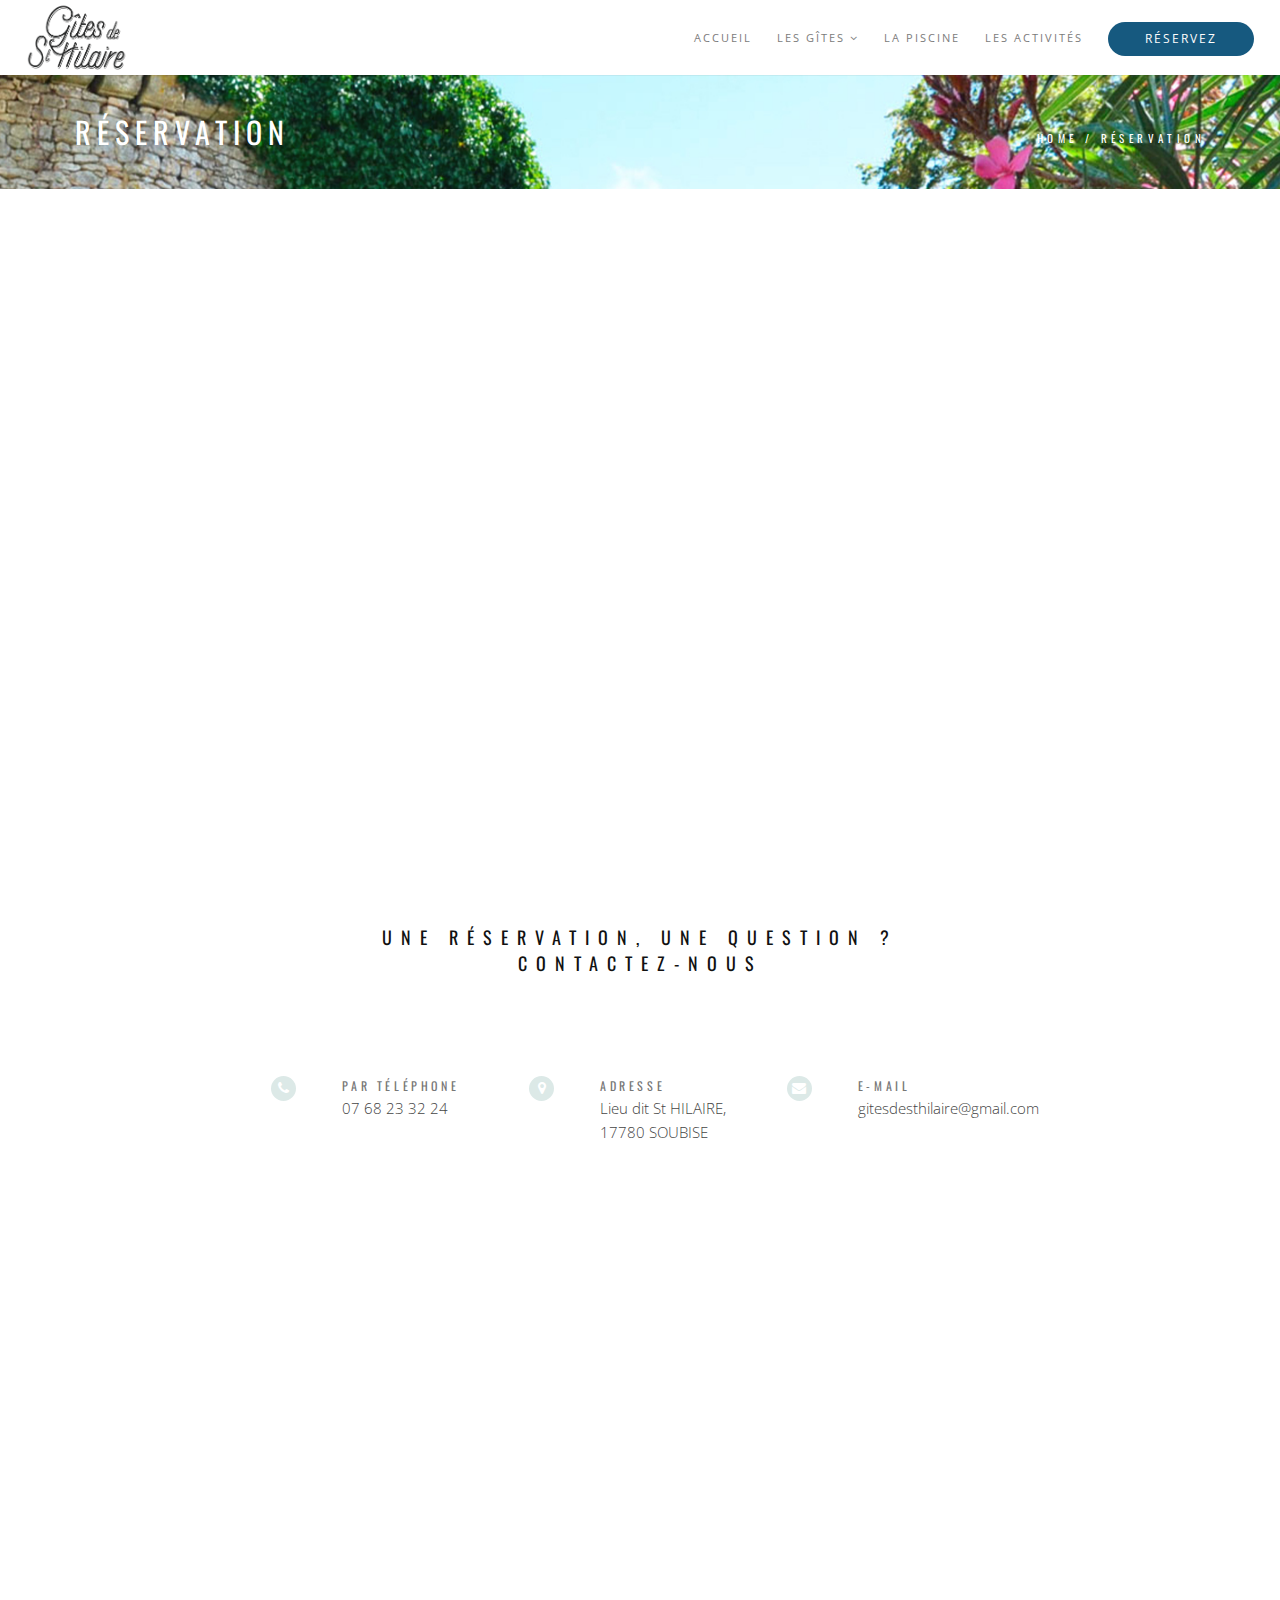
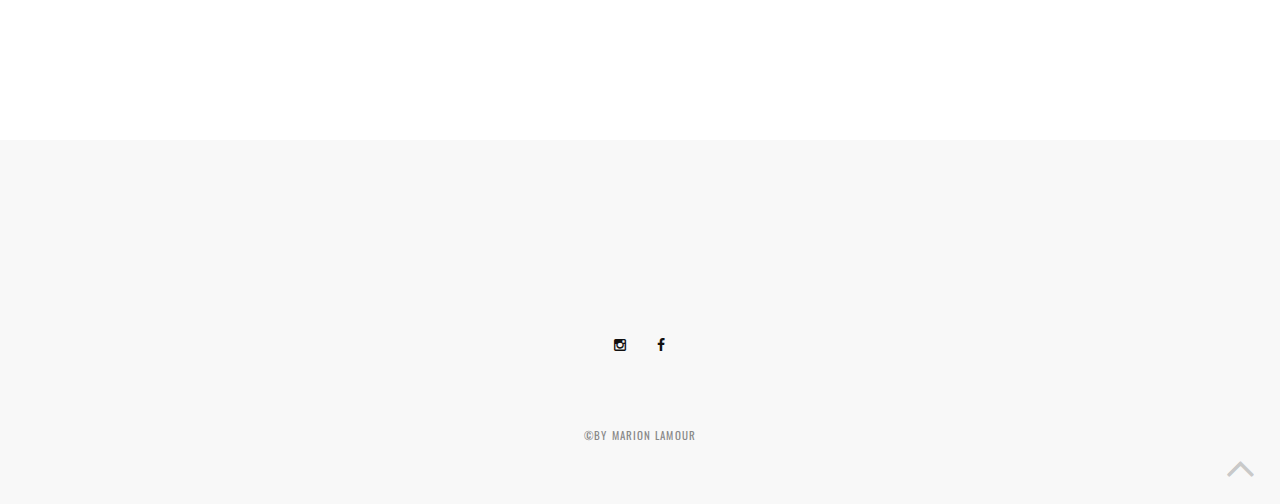
<file: pages-reservation.html>
<!DOCTYPE html>
<html>
    <head>
        <title>Les Gîtes de St HILAIRE &mdash;</title>
        <meta name="description" content="">
        <meta name="keywords" content="">
        <meta charset="utf-8">
        <meta name="author" content="Marion Lamour">
        <!--[if IE]><meta http-equiv='X-UA-Compatible' content='IE=edge,chrome=1'><![endif]-->
        <meta name="viewport" content="width=device-width, initial-scale=1.0, maximum-scale=1.0" />
        
        <!-- Favicons -->
        <link rel="icon" type="image/png" href="images/favicon.png" />
        <!--[if IE]><link rel="shortcut icon" type="image/x-icon" href="images/favicon.ico" /><![endif]-->
        <link rel="apple-touch-icon" href="images/apple-touch-icon.png">
        <link rel="apple-touch-icon" sizes="72x72" href="images/apple-touch-icon-72x72.png">
        <link rel="apple-touch-icon" sizes="114x114" href="images/apple-touch-icon-114x114.png">
        
        <!-- CSS -->
        <link rel="stylesheet" href="css/bootstrap.min.css">
        <link rel="stylesheet" href="css/style.css">
        <link rel="stylesheet" href="css/style-responsive.css">
        <link rel="stylesheet" href="css/animate.min.css">
        <link rel="stylesheet" href="css/vertical-rhythm.min.css">
        <link rel="stylesheet" href="css/owl.carousel.css">
        <link rel="stylesheet" href="css/magnific-popup.css">        

        
    </head>
    <body class="appear-animate">
        
        <!-- Page Loader -->        
        <div class="page-loader">
            <div class="loader"></div>
        </div>
        <!-- End Page Loader -->
        
        <!-- Page Wrap -->
        <div class="page" id="top">
            
            <!-- Navigation panel -->
            <nav class="main-nav js-stick">
                <div class="full-wrapper relative clearfix">
                    <!-- Logo ( * your text or image into link tag *) -->
                    <div class="nav-logo-wrap local-scroll">
                        <a href="index.html" class="logo">
                            <img src="images/logo-dark.png" alt="" />
                        </a>
                    </div>
                    <div class="mobile-nav">
                        <i class="fa fa-bars"></i>
                    </div>
                    
                    <!-- Main Menu -->
                    <div class="inner-nav desktop-nav">
                        <ul class="clearlist scroll-nav local-scroll">
                            <li><a href="index.html">Accueil</a></li>
                            <li><a class="mn-has-sub">Les Gîtes <i class="fa fa-angle-down"></i></a>
                                <ul class="mn-sub tilleul">
                                    <li>
                                        <a href="pages-lesgites-jasmin.html">JASMIN</a>
                                    </li>
                                    <li>
                                        <a href="pages-lesgites-tilleul.html">TILLEUL</a>
                                    </li>
                                </ul>                                
                            </li>
                            <li><a href="pages-lapiscine.html">La Piscine</a></li>
                            <li><a href="pages-lesactivites.html">Les Activités</a></li>
                            <li><a href="pages-reservation.html"><span class="btn btn-mod btn-circle btn-border btn-medium btn-color">Réservez</span> </a></li>
                            
                        </ul>
                    </div>
                    <!-- End Main Menu -->
                    

                </div>
            </nav>
            <!-- End Navigation panel -->
            
            
            <!-- Head Section -->
            <section class="small-section little bg-dark-alfa-0" data-background="images/full-width-images/section-bg-12.jpg">
                <div class="relative container align-left">
                    
                    <div class="row">
                        
                        <div class="col-md-8">
                            <h1 class="hs-line-11 no-transp font-alt mb-0 mb-xs-0 white">Réservation</h1>
                        </div>
                        
                        <div class="col-md-4 mt-30">
                            
                            <div class="mod-breadcrumbs white font-alt align-right ">
                                <a href="index.html">Home</a>&nbsp;/&nbsp;<a>Réservation</a>
                            </div>
                            
                        </div>
                    </div>
                    
                </div>
            </section>
            <!-- End Head Section -->
            
            <iframe title="otizi" width="100%" height="700" frameborder="0" src="https://bookings.otizi.fr/saint-hilaire" allowfullscreen="allowfullscreen"></iframe>

            
            <!-- Contact Section -->
            <section class="page-section" id="contact">
                <div class="container relative">
                    
                    <h2 class="section-title font-alt mt-30 mb-70 mb-sm-40">
                        Une réservation, une question ?</br> Contactez-nous
                    </h2>
                    
                    <div class="row mb-60 mb-xs-40">
                        
                        <div class="col-md-8 col-md-offset-2">
                            <div class="row">
                                
                                <!-- Phone -->
                                <div class="col-sm-6 col-lg-4 pt-20 pb-20 pb-xs-0">
                                    <div class="contact-item">
                                        <div class="ci-icon">
                                            <i class="fa fa-phone"></i>
                                        </div>
                                        <div class="ci-title font-alt">
                                            Par téléphone
                                        </div>
                                        <div class="ci-text">
                                            07 68 23 32 24
                                        </div>
                                    </div>
                                </div>
                                <!-- End Phone -->
                                
                                <!-- Address -->
                                <div class="col-sm-6 col-lg-4 pt-20 pb-20 pb-xs-0">
                                    <div class="contact-item">
                                        <div class="ci-icon">
                                            <i class="fa fa-map-marker"></i>
                                        </div>
                                        <div class="ci-title font-alt">
                                            Adresse
                                        </div>
                                        <div class="ci-text">
                                            Lieu dit St HILAIRE, 17780 SOUBISE
                                        </div>
                                    </div>
                                </div>
                                <!-- End Address -->
                                
                                <!-- Email -->
                                <div class="col-sm-6 col-lg-4 pt-20 pb-20 pb-xs-0">
                                    <div class="contact-item">
                                        <div class="ci-icon">
                                            <i class="fa fa-envelope"></i>
                                        </div>
                                        <div class="ci-title font-alt">
                                            E-mail
                                        </div>
                                        <div class="ci-text">
                                            <a href="mailto:gitesdesthilaire@gmail.com">gitesdesthilaire@gmail.com</a>
                                        </div>
                                    </div>
                                </div>
                                <!-- End Email -->
                                
                            </div>
                        </div>
                        
                    </div>
                    
                </div>
            </section>
            <!-- End Contact Section -->
            
            

            <!-- Google Map -->
            <div class="align-center mb-60">
                <iframe src="https://www.google.com/maps/embed?pb=!1m18!1m12!1m3!1d2775.9413160212725!2d-1.0001601871850316!3d45.91248310329496!2m3!1f0!2f0!3f0!3m2!1i1024!2i768!4f13.1!3m3!1m2!1s0x480141e913b39c15%3A0xdf910cf8f7b688e0!2sG%C3%AEtes%20de%20St%20Hilaire!5e0!3m2!1sfr!2sfr!4v1722449519022!5m2!1sfr!2sfr" width="1000" height="450" style="border:0;" loading="lazy" referrerpolicy="no-referrer-when-downgrade"></iframe>
            </div>            


            
            
            <!-- Footer -->
            <footer class="page-section bg-gray-lighter footer pt-60 pb-60">
                <div class="container">
                    
                    <!-- Footer Logo -->
                    <div class="local-scroll mb-30 wow fadeInUp" data-wow-duration="1.5s">
                        <a href="index.html"><img src="images/logo-dark.png" width="138" height="96" alt="" /></a>
                    </div>
                    <!-- End Footer Logo -->
                    

                    <!-- Social Links -->
                    <div class="footer-social-links mb-70 mb-xs-60">
                        <a href="https://www.instagram.com/gitesdesthilaire/" title="Instagram" target="_blank"><i class="fa fa-instagram"></i></a>
                        <a href="https://www.facebook.com/Gîtes-de-St-Hilaire-232374453523361/" title="Facebook" target="_blank"><i class="fa fa-facebook"></i></a>

                    </div>
                    <!-- End Social Links --> 
                    
                    <!-- Footer Text -->
                    <div class="footer-text">

                        <div class="footer-made font-alt">
                         <a href="https://www.instagram.com/bymarionlamour/" target="_blank">&copy;By Marion LAMOUR</a>
                        </div>
                        
                    </div>
                    <!-- End Footer Text --> 
                    
                 </div>
                 
                 
                 <!-- Top Link -->
                 <div class="local-scroll">
                     <a href="#top" class="link-to-top"><i class="fa fa-angle-up"></i></a>
                 </div>
                 <!-- End Top Link -->
                 
            </footer>
            <!-- End Footer -->
        
        
        </div>
        <!-- End Page Wrap -->
        
        
        <!-- JS -->
        <script type="text/javascript" src="js/jquery-1.11.2.min.js"></script>
        <script type="text/javascript" src="js/jquery.easing.1.3.js"></script>
        <script type="text/javascript" src="js/bootstrap.min.js"></script>        
        <script type="text/javascript" src="js/SmoothScroll.js"></script>
        <script type="text/javascript" src="js/jquery.scrollTo.min.js"></script>
        <script type="text/javascript" src="js/jquery.localScroll.min.js"></script>
        <script type="text/javascript" src="js/jquery.viewport.mini.js"></script>
        <script type="text/javascript" src="js/jquery.countTo.js"></script>
        <script type="text/javascript" src="js/jquery.appear.js"></script>
        <script type="text/javascript" src="js/jquery.sticky.js"></script>
        <script type="text/javascript" src="js/jquery.parallax-1.1.3.js"></script>
        <script type="text/javascript" src="js/jquery.fitvids.js"></script>
        <script type="text/javascript" src="js/owl.carousel.min.js"></script>
        <script type="text/javascript" src="js/isotope.pkgd.min.js"></script>
        <script type="text/javascript" src="js/imagesloaded.pkgd.min.js"></script>
        <script type="text/javascript" src="js/jquery.magnific-popup.min.js"></script>
        <script type="text/javascript" src="http://maps.google.com/maps/api/js?sensor=false&amp;language=en"></script>
        <script type="text/javascript" src="js/wow.min.js"></script>
        <script type="text/javascript" src="js/masonry.pkgd.min.js"></script>
        <script type="text/javascript" src="js/jquery.simple-text-rotator.min.js"></script>
        <script type="text/javascript" src="js/all.js"></script>
        <script type="text/javascript" src="js/contact-form.js"></script>
        <script type="text/javascript" src="js/jquery.ajaxchimp.min.js"></script>        
        <!--[if lt IE 10]><script type="text/javascript" src="js/placeholder.js"></script><![endif]-->
        
    </body>
</html>
</file>
<file: css/style.css>
@charset "utf-8";
/*------------------------------------------------------------------
[Master Stylesheet]

Project:    Rhythm
Version:    2.1
Last change:    9.07.2015
Primary use:    MultiPurpose Template  
-------------------------------------------------------------------*/

@import "font-awesome.min.css";
@import "et-line.css";
@import url(http://fonts.googleapis.com/css?family=Open+Sans:400italic,700italic,400,300,700);
@import url(http://fonts.googleapis.com/css?family=Dosis:300,400,700);
@import url(https://fonts.googleapis.com/css?family=Oswald:300,700);

/*------------------------------------------------------------------
[Table of contents]

1. Common styles
2. Page loader / .page-loader
3. Typography
4. Buttons
5. Forms fields
6. Home sections / .home-section
    6.1. Home content
    6.2. Scroll down icon
    6.3. Headings styles
7. Compact bar / .nav-bar-compact
8. Classic menu bar / .main-nav
9. Sections styles / .page-section, .small-section, .split-section
10. Alternative services / .alt-service-grid
11. Team / .team-grid
12. Features
13. Benefits (Process)
14. Counters
15. Portfolio / #portfolio
    15.1. Works filter
    15.2. Works grid
    15.3. Works full view
16. Banner section
17. Testimonial
    18.1. Logotypes
18. Post previews (news section)
19. Newsletter
20. Contact section
    20.1. Contact form
21. Bottom menu / .bot-menu
22. Google maps  /.google-map
23. Footer / .footer
24. Blog
    24.1. Pagination
    24.2. Comments
    24.3. Sidebar
25. Shop
26. Pricing
27. Shortcodes
    27.1. Owl Carousel
    27.2. Tabs
    27.3. Tabs minimal
    27.4. Alert messages
    27.5. Accordion
    27.6. Toggle
    27.7. Progress bars
    27.8. Font icons examples
    27.9. Intro page
28. Special demos
29. Bootstrap multicolumn grid


/*------------------------------------------------------------------
# [Color codes]

# Black (active elements, links, text) #111
# Gray (text) #777
# Dark #111
# Dark Lighter #252525
# Gray BG #f4f4f4
# Gray BG Lighter #f8f8f8
# Mid grey #5f5f5f
# Borders #e9e9e9

# */


/*------------------------------------------------------------------
[Typography]

Body:               14px/1.6 "Open Sans", arial, sans-serif;
Headers:            Dosis, arial, sans-serif;
Serif:              "Times New Roman", Times, serif;
Section Title:      35px/1.3 "Open Sans", arial, sans-serif;
Section Heading:    24px/1.3 "Open Sans", arial, sans-serif;
Section Text:       15px/1.7 "Open Sans", arial, sans-serif;

-------------------------------------------------------------------*/


/* ==============================
   Common styles
   ============================== */
  
.align-center{ text-align:center !important; }
.align-left{ text-align:left !important;}
.align-right{ text-align:right !important; }
.left{float:left !important;}
.right{float:right !important;}
.relative{position:relative;}
.hidden{display:none;}
.inline-block{display:inline-block;}
.white{ color: #fff !important; }
.black{ color: #111 !important; }
.color{ color: #e41919 !important; }
.image-fullwidth img{
    width: 100%;
}
.stick-fixed{
	position: fixed !important;
	top: 0;
	left: 0;
}
.round{
    -webkit-border-radius: 2px !important;
    -moz-border-radius: 2px !important;
    border-radius: 2px !important;
}

::-moz-selection{ color: #fff; background:#000; }
::-webkit-selection{ color: #fff;	background:#000; }
::selection{ color: #fff;	background:#000; }

.animate, .animate *{
	-webkit-transition: all 0.27s cubic-bezier(0.000, 0.000, 0.580, 1.000);  
    -moz-transition: all 0.27s cubic-bezier(0.000, 0.000, 0.580, 1.000); 
    -o-transition: all 0.27s cubic-bezier(0.000, 0.000, 0.580, 1.000);
    -ms-transition: all 0.27s cubic-bezier(0.000, 0.000, 0.580, 1.000); 
    transition: all 0.27s cubic-bezier(0.000, 0.000, 0.580, 1.000);
}
.no-animate, .no-animate *{
	-webkit-transition: 0 none !important;  
    -moz-transition: 0 none !important;  
	 -ms-transition: 0 none !important;
    -o-transition: 0 none !important;    
    transition:0 none !important;  
}

.shadow{
    -webkit-box-shadow: 0px 3px 50px rgba(0, 0, 0, .15);
    -moz-box-shadow: 0px 3px 50px rgba(0, 0, 0, .15);
    box-shadow: 0px 3px 50px rgba(0, 0, 0, .15);
}
.white-shadow{
    -webkit-box-shadow: 0px 0px 200px rgba(255, 255, 255, .2);
    -moz-box-shadow: 0px 0px 200px rgba(255, 255, 255, .2);
    box-shadow: 0px 0px 200px rgba(255, 255, 255, .2);
}

.clearlist, .clearlist li {
    list-style: none;
    padding: 0;
    margin: 0;
    background: none;
}

.full-wrapper {
    margin: 0 2%;
}
.container-fluid{
    max-width: 1170px;
    margin: 0 auto;
    padding: 0 20px;
    
    -webkit-box-sizing: border-box;
    -moz-box-sizing: border-box;
    box-sizing: border-box;
}

html{
	overflow-y: scroll;
    -ms-overflow-style: scrollbar;
}
html, body{
	height: 100%;
	-webkit-font-smoothing: antialiased;
}
.page{
	overflow: hidden;
}

.body-masked{
	display: none;
	width: 100%;
	height: 100%;
	position: fixed;
	top: 0;
	left: 0;
	background: #fff url(../images/loader.gif) no-repeat center center;
	z-index: 100000;	
}

.mask-delay{
	-webkit-animation-delay: 0.75s;
	-moz-animation-delay: 0.75s;
	animation-delay: 0.75s;
}
.mask-speed{
	-webkit-animation-duration: 0.25s !important;
	-moz-animation-duration: 0.25s !important;
	animation-duration: 0.25s !important;
} 
iframe{
    border: none;
}
a, b, div, ul, li{
	-webkit-tap-highlight-color: rgba(0,0,0,0); 
	-webkit-tap-highlight-color: transparent; 
	-moz-outline-: none;
}
a:focus,
a:active{
	-moz-outline: none;
	outline: none;
}
img:not([draggable]), embed, object, video{
    max-width: 100%;
    height: auto;
}



/* ==============================
   Page loader
   ============================== */


.page-loader{
 	display:block;
	width: 100%;
	height: 100%;
	position: fixed;
	top: 0;
	left: 0;
	background: #fefefe;
	z-index: 100000;	
}

.loader{
  background : url('../images/gites-logo-2.gif') 50% 50% no-repeat;

  width: 100px;
  height: 100px;
  position: absolute;
  top: 50%;
  left: 50%;
  margin: -50px 0 0 -50px;

 z-index: 100001;
 }


   /*==============================
  text-indent: -12345px;
  border-top: 1px solid rgba(0,0,0, 0.08);
  border-right: 1px solid rgba(0,0,0, 0.08);
  border-bottom: 1px solid rgba(0,0,0, 0.08);
  border-left: 1px solid rgba(0,0,0, 0.5);
  

 

  -webkit-border-radius: 0%;
  -moz-border-radius: 0%;
  border-radius: 0%;
  
   -webkit-animation: spinner 700ms infinite linear;
   -moz-animation: spinner 700ms infinite linear;
   -ms-animation: spinner 700ms infinite linear;
   -o-animation: spinner 700ms infinite linear;
   animation: spinner 700ms infinite linear;
  
}

@-webkit-keyframes spinner {
  0% {
    -webkit-transform: rotate(0deg);
    -moz-transform: rotate(0deg);
    -ms-transform: rotate(0deg);
    -o-transform: rotate(0deg);
    transform: rotate(0deg);
  }

  100% {
    -webkit-transform: rotate(360deg);
    -moz-transform: rotate(360deg);
    -ms-transform: rotate(360deg);
    -o-transform: rotate(360deg);
    transform: rotate(360deg);
  }
}

@-moz-keyframes spinner {
  0% {
    -webkit-transform: rotate(0deg);
    -moz-transform: rotate(0deg);
    -ms-transform: rotate(0deg);
    -o-transform: rotate(0deg);
    transform: rotate(0deg);
  }

  100% {
    -webkit-transform: rotate(360deg);
    -moz-transform: rotate(360deg);
    -ms-transform: rotate(360deg);
    -o-transform: rotate(360deg);
    transform: rotate(360deg);
  }
}

@-o-keyframes spinner {
  0% {
    -webkit-transform: rotate(0deg);
    -moz-transform: rotate(0deg);
    -ms-transform: rotate(0deg);
    -o-transform: rotate(0deg);
    transform: rotate(0deg);
  }

  100% {
    -webkit-transform: rotate(360deg);
    -moz-transform: rotate(360deg);
    -ms-transform: rotate(360deg);
    -o-transform: rotate(360deg);
    transform: rotate(360deg);
  }
}

@keyframes spinner {
  0% {
    -webkit-transform: rotate(0deg);
    -moz-transform: rotate(0deg);
    -ms-transform: rotate(0deg);
    -o-transform: rotate(0deg);
    transform: rotate(0deg);
  }

  100% {
    -webkit-transform: rotate(360deg);
    -moz-transform: rotate(360deg);
    -ms-transform: rotate(360deg);
    -o-transform: rotate(360deg);
    transform: rotate(360deg);
  }
}




   Typography
   ============================== */

body{
	color: #111;
	font-size: 14px;
	font-family: "Open Sans", arial, sans-serif;
	line-height: 1.6;	
	-webkit-font-smoothing: antialiased;
}

a{
	color: #111;
	text-decoration: underline;
}
a:hover{
	color: #888;
	text-decoration: underline;
}

h1,h2,h3,h4,h5,h6{
    margin-bottom: 1.3em;
	line-height: 1.4;
	font-weight: 400;
   
}
h1{
	font-size: 32px;
	font-style: bold;
}
h2{
	font-size: 28px;
}

h3{
	font-size: 15px;
	margin-bottom: 0px !important;
}

h4{
	font-size: 12px;
	margin-bottom: 20px !important;
}

h5{
	font-size: 10px;
	margin-bottom: 20px !important;
}

h6{
    font-weight: 700;
}
p{
	margin: 0 0 2em 0;
}
ul, ol{
    margin: 0 0 1.5em 0;
}
blockquote{
	margin: 3em 0 3em 0;
    padding: 0;
	border: none;
	background: none;
    font-style: normal;
	line-height: 1.7;
	color: #777;
}
blockquote p{
	margin-bottom: 1em;
	font-size: 24px;
    font-weight: 300;
	font-style: normal;
	line-height: 1.6;
}
blockquote footer{    
	font-size: 11px;
    font-weight: 400;
    text-transform: uppercase;
    letter-spacing: 2px;
}
dl dt{
	margin-bottom: 5px;
}
dl dd{
	margin-bottom: 15px;
}
pre{
	background-color: #f9f9f9;
	border-color: #ddd;

}
hr{
	background-color: rgba(255,255,255, .08);
}
hr.white{
    border-color: rgba(255,255,255, .35);
    background: rgba(255,255,255, .35);
}
hr.black{
    border-color:rgba(0,0,0, .85);
    background: rgba(0,0,0, .85);
}
.uppercase{
	text-transform: uppercase;
	letter-spacing: 1px;
}
.font-alt{
    font-family: 'Oswald', arial, sans-serif;
    text-transform: uppercase;
    letter-spacing: 0.1em;
}
.serif{
	font-family: "Times New Roman", Times, serif;
	font-style: italic;
    font-weight: normal;
}
.normal{
	font-weight: normal;
}
.strong{
    font-weight: 700 !important;
}
.lead{
    margin: 1em 0 2em 0;
    font-size: 140%;
    line-height: 1.6;
}
.text{		
	font-size: 16px;
	font-weight: 300;
	color: #5f5f5f;
	line-height: 1.8;
}
.text h1,
.text h2,
.text h3,
.text h4,
.text h5,
.text h6{
	color: #111;
}

.dropcap{
    float: left;
    font-size: 3em;
    line-height: 1;
    padding: 2px 8px 2px 0;    
}


.big-icon{
	display: block;
	width: 90px;
	height: 90px;
	margin: 0 auto 20px;
	border: 3px solid #fff;
	text-align: center;
	line-height: 88px;
	font-size: 32px;
	color: rgba(255,255,255, .97);
	
	-webkit-border-radius: 50%;
	-moz-border-radius: 50%;
	border-radius: 50%;
	
	-webkit-transition: all 0.27s cubic-bezier(0.000, 0.000, 0.580, 1.000);  
    -moz-transition: all 0.27s cubic-bezier(0.000, 0.000, 0.580, 1.000); 
    -o-transition: all 0.27s cubic-bezier(0.000, 0.000, 0.580, 1.000);
    -ms-transition: all 0.27s cubic-bezier(0.000, 0.000, 0.580, 1.000); 
    transition: all 0.27s cubic-bezier(0.000, 0.000, 0.580, 1.000);
}
.big-icon .fa-play{
	position: relative;
	left: 4px;
}
.big-icon.big-icon-rs{
    border: none;
    width: auto;
    height: auto;
    font-size: 96px;
}

.big-icon-link{
	display: inline-block;
	text-decoration: none;
}
.big-icon-link:hover{
    border-color: transparent !important;
}
.big-icon-link:hover .big-icon{
	border-color: #fff;
	color: #fff;
	
	-webkit-transition: 0 none !important;  
    -moz-transition: 0 none !important;  
	 -ms-transition: 0 none !important;
    -o-transition: 0 none !important;    
    transition:0 none !important;  
}
.big-icon-link:active .big-icon{
	-webkit-transform: scale(0.99);
	-moz-transform: scale(0.99);
	-o-transform: scale(0.99);
	-ms-transform: scale(0.99);
	transform: scale(0.99);
}

.wide-heading{
	display: block;
	margin-bottom: 10px;
	font-size: 48px;
	font-weight: 400;
	letter-spacing: 0.4em;	
	text-align: center;
	text-transform: uppercase;
	opacity: .9;
	
	-webkit-transition: all 0.27s cubic-bezier(0.000, 0.000, 0.580, 1.000);  
    -moz-transition: all 0.27s cubic-bezier(0.000, 0.000, 0.580, 1.000); 
    -o-transition: all 0.27s cubic-bezier(0.000, 0.000, 0.580, 1.000);
    -ms-transition: all 0.27s cubic-bezier(0.000, 0.000, 0.580, 1.000); 
    transition: all 0.27s cubic-bezier(0.000, 0.000, 0.580, 1.000);
}

.big-icon-link:hover,
.big-icon-link:hover .wide-heading{
	color: #fff;
	text-decoration: none;
}
.sub-heading{
	font-size: 16px;
	font-style: italic;
	text-align: center;
	line-height: 1.3;
	color: rgba(255,255,255, .75);
}

.big-icon.black{
    color: #000;
    border-color: rgba(0,0,0, .75);
}
.big-icon-link:hover .big-icon.black{
    color: #000;
    border-color: #000;
}
.wide-heading.black{
    color: rgba(0,0,0, .87);
}
.big-icon-link.black:hover,
.big-icon-link:hover .wide-heading.black{
	color: #000;
	text-decoration: none;
}
.sub-heading.black{
	color: rgba(0,0,0, .75);
}



/* ==============================
   Buttons
   ============================== */
  
.btn-mod,
a.btn-mod{
    -webkit-box-sizing: border-box;
	-moz-box-sizing: border-box;
	box-sizing: border-box;
	padding: 4px 13px;
  	color: #fff;
  	background: #6faca7;
	border: 2px solid transparent;
	font-size: 11px;
	font-weight: 400;
	text-transform: uppercase;
	text-decoration: none;
	letter-spacing: 2px;
    
	-webkit-border-radius: 0;
	-moz-border-radius: 0;
	border-radius: 0;
    
    -webkit-box-shadow: none;
    -moz-box-shadow: none;
    box-shadow: none;
	
	-webkit-transition: all 0.2s cubic-bezier(0.000, 0.000, 0.580, 1.000);  
    -moz-transition: all 0.2s cubic-bezier(0.000, 0.000, 0.580, 1.000); 
    -o-transition: all 0.2s cubic-bezier(0.000, 0.000, 0.580, 1.000);
    -ms-transition: all 0.2s cubic-bezier(0.000, 0.000, 0.580, 1.000); 
    transition: all 0.2s cubic-bezier(0.000, 0.000, 0.580, 1.000);
}
.btn-mod:hover,
.btn-mod:focus,
a.btn-mod:hover,
a.btn-mod:focus{
	font-weight: 400;
	color: rgba(255,255,255, .85);
  	background: rgba(0,0,0, .7);
	text-decoration: none;
    outline: none;
    border-color: transparent;    
    -webkit-box-shadow: none;
    box-shadow: none;
}
.btn-mod:active{
	cursor: pointer !important;
    outline: none !important;
}

.btn-mod.btn-small{
    height: auto;
  	padding: 6px 17px;
	font-size: 11px;
    letter-spacing: 1px;
} 
.btn-mod.btn-medium{
    height: auto;
  	padding: 8px 37px;
	font-size: 12px;
} 
.btn-mod.btn-large{
    height: auto;
  	padding: 12px 45px;
	font-size: 13px;
} 

.btn-mod.btn-glass{
  	color: rgba(255,255,255, .75);
  	background: rgba(0,0,0, .40);
}
.btn-mod.btn-glass:hover,
.btn-mod.btn-glass:focus{
  	color: rgba(255,255,255, 1);
  	background: rgba(0,0,0, 1);
}

.btn-mod.btn-border{
  	color: #fff;
	border: 0px solid #fff;
	border-radius: 5px;
  	background: #6faca7;
}
.btn-mod.btn-border:hover,
.btn-mod.btn-border:focus{
  	color: #000;
	border-color: transparent;
  	background: #fff;
}

.btn-mod.btn-border-c{
  	color: #e75c4b;
	border: 0px solid #e75c4b;
  	background: transparent;
}
.btn-mod.btn-border-c:hover,
.btn-mod.btn-border-c:focus{
  	color: #fff;
	border-color: transparent;
  	background: #e75c4b;
}

.btn-mod.btn-border-w{
  	color: #fff;
	border: 2px solid rgba(255,255,255, .75);
  	background: transparent;
}
.btn-mod.btn-border-w:hover,
.btn-mod.btn-border-w:focus{
  	color: #111;
	border-color: transparent;
  	background: #fff;
}

.btn-mod.btn-w{
  	color: #111;
  	background: rgba(255,255,255, .8);
}
.btn-mod.btn-w:hover,
.btn-mod.btn-w:focus{
  	color: #111;
  	background: #fff;
}

.btn-mod.btn-w-color{
  	color: #e41919;
  	background: #fff;
}
.btn-mod.btn-w-color:hover,
.btn-mod.btn-w-color:focus{
	color: #151515;
  	background: #fff;
}

.btn-mod.btn-gray{
  	color: #777;
  	background: #e5e5e5;
}
.btn-mod.btn-gray:hover,
.btn-mod.btn-gray:focus{
  	color: #444;
  	background: #d5d5d5;
}

.btn-mod.btn-color{
  	color: #fff;
  	background: #0f547b;
}
.btn-mod.btn-color:hover,
.btn-mod.btn-color:focus{
  	color: #fff;
  	background: #041621;
    opacity: .85;
}

.btn-mod.btn-circle{
	-webkit-border-radius: 20px;
	-moz-border-radius: 20px;
	border-radius: 20px;
}
.btn-mod.btn-round{
	-webkit-border-radius: 20px;
	-moz-border-radius: 20px;
	border-radius: 20px;
}
.btn-icon{
	position: relative;
    border: none;
    overflow: hidden;
}
.btn-icon.btn-small{
	overflow: hidden;
}
.btn-icon > span{
	width: 100%;
	height: 50px;
	line-height: 50px;
	margin-top: -25px;
	position: absolute;
	top: 50%;
	left: 0;
	color: #777;
	font-size: 48px;
	opacity: .2;
	
	-webkit-transition: all 0.2s cubic-bezier(0.000, 0.000, 0.580, 1.000);  
    -moz-transition: all 0.2s cubic-bezier(0.000, 0.000, 0.580, 1.000); 
    -o-transition: all 0.2s cubic-bezier(0.000, 0.000, 0.580, 1.000);
    -ms-transition: all 0.2s cubic-bezier(0.000, 0.000, 0.580, 1.000); 
    transition: all 0.2s cubic-bezier(0.000, 0.000, 0.580, 1.000);
}
.btn-icon:hover > span{
	opacity: 0;
    
    -webkit-transform: scale(2);
    -moz-transform: scale(2);
    -o-transform: scale(2);
    -ms-transform: scale(2);
    transform: scale(2);
}
.btn-icon > span.white{
    color: #fff;
}
.btn-icon > span.black{
    color: #000;
}
.btn-full{
	width: 100%;
}


/* ==============================
   Forms fields
   ============================== */

.form input[type="text"],
.form input[type="email"],
.form input[type="number"],
.form input[type="url"],
.form input[type="search"],
.form input[type="tel"],
.form input[type="password"],
.form input[type="date"],
.form input[type="color"],
.form select{
    display: inline-block;
	height: 27px;
    vertical-align: middle;
	font-size: 11px;
	font-weight: 400;
	text-transform: uppercase;
	letter-spacing: 1px;
	color: #777;
	border: 1px solid rgba(0,0,0, .1);
    padding-left: 7px;
    padding-right: 7px;
    
    -webkit-border-radius: 0;
    -moz-border-radius: 0;
    border-radius: 0;
	
	-webkit-box-shadow: none;
	-moz-box-shadow: none;
	box-shadow: none;
    
    -moz-box-sizing: border-box;
	-webkit-box-sizing: border-box;
	box-sizing: border-box;
    
    -webkit-transition: all 0.2s cubic-bezier(0.000, 0.000, 0.580, 1.000);  
    -moz-transition: all 0.2s cubic-bezier(0.000, 0.000, 0.580, 1.000); 
    -o-transition: all 0.2s cubic-bezier(0.000, 0.000, 0.580, 1.000);
    -ms-transition: all 0.2s cubic-bezier(0.000, 0.000, 0.580, 1.000); 
    transition: all 0.2s cubic-bezier(0.000, 0.000, 0.580, 1.000);
}
.form select{
    font-size: 12px;
}
.form select[multiple]{
    height: auto;
}
.form input[type="text"]:hover,
.form input[type="email"]:hover,
.form input[type="number"]:hover,
.form input[type="url"]:hover,
.form input[type="search"]:hover,
.form input[type="tel"]:hover,
.form input[type="password"]:hover,
.form input[type="date"]:hover,
.form input[type="color"]:hover,
.form select:hover{
	border-color: rgba(0,0,0, .2);
}
.form input[type="text"]:focus,
.form input[type="email"]:focus,
.form input[type="number"]:focus,
.form input[type="url"]:focus,
.form input[type="search"]:focus,
.form input[type="tel"]:focus,
.form input[type="password"]:focus,
.form input[type="date"]:focus,
.form input[type="color"]:focus,
.form select:focus{
	color: #111;
	border-color: rgba(0,0,0, .7);
    
	-webkit-box-shadow: 0 0 3px rgba(0,0,0, .3);
	-moz-box-shadow: 0 0 3px rgba(0,0,0, .3);
	box-shadow: 0 0 3px rgba(0,0,0, .3);
    outline: none;
}
.form input[type="text"].input-lg,
.form input[type="email"].input-lg,
.form input[type="number"].input-lg,
.form input[type="url"].input-lg,
.form input[type="search"].input-lg,
.form input[type="tel"].input-lg,
.form input[type="password"].input-lg,
.form input[type="date"].input-lg,
.form input[type="color"].input-lg,
.form select.input-lg{
	height: 46px;
    padding-left: 15px;
    padding-right: 15px;
    font-size: 13px;
}
.form input[type="text"].input-md,
.form input[type="email"].input-md,
.form input[type="number"].input-md,
.form input[type="url"].input-md,
.form input[type="search"].input-md,
.form input[type="tel"].input-md,
.form input[type="password"].input-md,
.form input[type="date"].input-md,
.form input[type="color"].input-md,
.form select.input-md{
	height: 37px;
    padding-left: 13px;
    padding-right: 13px;
    font-size: 12px;
}
.form input[type="text"].input-sm,
.form input[type="email"].input-sm,
.form input[type="number"].input-sm,
.form input[type="url"].input-sm,
.form input[type="search"].input-sm,
.form input[type="tel"].input-sm,
.form input[type="password"].input-sm,
.form input[type="date"].input-sm,
.form input[type="color"].input-sm,
.form select.input-sm{
	height: 31px;
    padding-left: 10px;
    padding-right: 10px;
}
.form textarea{
	font-size: 12px;
	font-weight: 400;
	text-transform: uppercase !important;
	letter-spacing: 1px;
	color: #777;
	border-color: rgba(0,0,0, .1);
    outline: none;
	
	-webkit-box-shadow: none;
	-moz-box-shadow: none;
	box-shadow: none;
    
    -webkit-border-radius: 0;
    -moz-border-radius: 0;
    border-radius: 0;
}
.form textarea:hover{
	border-color: rgba(0,0,0, .2);
}
.form textarea:focus{
	color: #111;
	border-color: rgba(0,0,0, .7);
	-webkit-box-shadow: 0 0 3px rgba(21,21,21, .3);
	-moz-box-shadow: 0 0 3px rgba(21,21,21, .3);
	box-shadow: 0 0 3px rgba(21,21,21, .3);
}

.form .form-group{
	margin-bottom: 10px;
}

.form input.error{
    border-color: #e41919;
}
.form div.error{
    margin-top: 20px;
    padding: 13px 20px;
    text-align: center;
    background: rgba(228,25,25, .75);
    color: #fff;
}
.form div.success{
    margin-top: 20px;
    padding: 13px 20px;
    text-align: center;
    background: rgba(50,178,95, .75);
    color: #fff;
}

.form-tip{
    font-size: 11px;
    color: #aaa;
}
.form-tip .fa{
    font-size: 12px;
}


/* ==============================
   Home sections
   ============================== */
  
/*
 * Header common styles
 */

.home-section{
	width: 100%;
	display: block;	
	position: relative;
    overflow: hidden;
	background-repeat: no-repeat;
    background-attachment: fixed;
	background-position: center center;
	-webkit-background-size: cover;
	-moz-background-size: cover;
	-o-background-size: cover;
	background-size: cover;
}

.home-content{
	display: table;
	width: 100%;
	height: 100%;
	text-align: center;
}


/* Home content */

.home-content{
	position: relative;
}
.home-text{
	display: table-cell;
	height: 100%;
  vertical-align: middle;
  margin-bottom: 200px;
}

/* Scroll down icon */

@-webkit-keyframes scroll-down-anim {
	0%{ bottom: 2px; }
	50%{ bottom: 7px; }
	100%{ bottom: 2px; }
}
@-moz-keyframes scroll-down-anim {
	0%{ bottom: 2px; }
	50%{ bottom: 7px; }
	100%{ bottom: 2px; }
}
@-o-keyframes scroll-down-anim {
	0%{ bottom: 2px; }
	50%{ bottom: 7px; }
	100%{ bottom: 2px; }
}
@keyframes scroll-down-anim {
	0%{ bottom: 2px; }
	50%{ bottom: 7px; }
	100%{ bottom: 2px; }
}

.scroll-down{
	width: 40px;
	height: 40px;
	margin-left: -20px;
	position: absolute;
	bottom: 20px;
	left: 50%;
    text-align: center;
    text-decoration: none;
    
    -webkit-transition: all 500ms cubic-bezier(0.250, 0.460, 0.450, 0.940); 
    -moz-transition: all 500ms cubic-bezier(0.250, 0.460, 0.450, 0.940); 
    -o-transition: all 500ms cubic-bezier(0.250, 0.460, 0.450, 0.940); 
    transition: all 500ms cubic-bezier(0.250, 0.460, 0.450, 0.940); 

}

.scroll-down:before{
    display: block;
    content: "";
	width: 20px;
	height: 20px;
    margin: 0 0 0 -10px;
	position: absolute;
	bottom: 0;
	left: 50%;
    background: #fff;
    
    -webkit-border-radius: 2px;
    -moz-border-radius: 2px;
    border-radius: 2px;
    
    -webkit-transform: rotate(45deg);
    -moz-transform: rotate(45deg);
    -o-transform: rotate(45deg);
    -ms-transform: rotate(45deg);
    transform: rotate(45deg);
    
    -webkit-transition: all 500ms cubic-bezier(0.250, 0.460, 0.450, 0.940); 
    -moz-transition: all 500ms cubic-bezier(0.250, 0.460, 0.450, 0.940); 
    -o-transition: all 500ms cubic-bezier(0.250, 0.460, 0.450, 0.940); 
    transition: all 500ms cubic-bezier(0.250, 0.460, 0.450, 0.940);
    
    z-index: 1;
}

.scroll-down:hover:before{
    opacity: .6;
}


.scroll-down-icon{
    display: block;
    width: 10px;
    height: 10px;
    margin-left: -5px;
    position: absolute;
    left: 50%;
    bottom: 4px;
	color: #111;
    font-size: 15px;

	-webkit-animation: scroll-down-anim 1s infinite;
    -moz-animation: scroll-down-anim 1s infinite;
    -o-animation: scroll-down-anim 1s infinite;
    animation: scroll-down-anim 1s infinite; 
    
   
   z-index: 2;
}


/*
 * HTML5 BG VIdeo
 */

.bg-video-wrapper{
    position: absolute;
    width: 100%;
    height: 100%;
    top: 0px;
    left: 0px;
    z-index: 0;
} 
.bg-video-overlay{
    position: absolute;
    width: 100%;
    height: 100%;
    top: 0px;
    left: 0px;
}
.bg-video-wrapper video{
    max-width: inherit;
    height: inherit;
    z-index: 0;
} 



/* 
 * Headings styles
 */


.hs-wrap{
	max-width: 570px;
	margin: 0 auto;
	padding: 47px 30px 53px;
	position: relative;
	text-align: center;    
    
	-moz-box-sizing: border-box;
	-webkit-box-sizing: border-box;
	box-sizing: border-box;
	
	border: 1px solid rgba(255,255,255, .5);
}

.hs-wrap-1{
	max-width: 350px;
	margin: 0 auto;
	position: relative;
    text-align: center;
	
	-moz-box-sizing: border-box;
	-webkit-box-sizing: border-box;
	box-sizing: border-box;
}

.hs-line-1{
    margin-top: 0;
	position: relative;
    text-transform: uppercase;
	font-size: 30px;
    font-weight: 400;
	letter-spacing: 51px;
	color: #fff;
    opacity: .9;
}
.hs-line-2{
    margin-top: 0;
	position: relative;
	font-size: 72px;
	font-weight: 400;
	text-transform: uppercase;
	letter-spacing: 0.085em;
	line-height: 1.3;
	color: rgba(255,255,255, .85);
}
.hs-line-3{
    margin-top: 0;
	position: relative;
	font-size: 13px;
	font-weight: 700;
	text-transform: uppercase;
	letter-spacing: 2px;
	color: rgba(255,255,255, .7);
}

.hs-line-4{
    margin-top: 0;
    position: relative;
	font-size: 14px;
	font-weight: 400;
	text-transform: uppercase;
	letter-spacing: 3px;
	color: rgba(255,255,255, .85);
}
.hs-line-5{
    margin-top: 0;
    position: relative;
	font-size: 62px;
	font-weight: 400;
    line-height: 1.2;
	text-transform: uppercase;
	letter-spacing: 0.32em;
	opacity: .85;
}
.hs-line-6{
    margin-top: 0;
    position: relative;
	font-size: 19px;
	font-weight: 300;
    line-height: 1.2;
    opacity: .35;
}
.hs-line-6.no-transp{
    opacity: 1;
}
.hs-line-7{
    margin-top: 0;
    position: relative;
	font-size: 64px;
	font-weight: 800;
    text-transform: uppercase;
    letter-spacing: 2px;
    line-height: 1.2;
}
.hs-line-8{
    margin-top: 0;
    position: relative;
	font-size: 16px;
	font-weight: 400;
    letter-spacing: 0.2em;
    line-height: 1.2;
    opacity: .75;
    margin-bottom: 250px;

}
.hs-line-8.no-transp{
    opacity: 1;
}

.hs-line-9{
    margin-top: 0;
    position: relative;
	font-size: 96px;
	font-weight: 800;
    text-transform: uppercase;
    letter-spacing: 2px;
    line-height: 1.2;
}
.hs-line-10{
    margin-top: 0;
    display: inline-block;
    position: relative;
    padding: 15px 24px;
    background: rgba(0,0,0, .75);
	font-size: 12px;
	font-weight: 400;
	text-transform: uppercase;
	letter-spacing: 2px;
	color: rgba(255,255,255, .85);
}
.hs-line-10 > span{
    margin: 0 10px;
}
.hs-line-10.highlight{
    background: #e41919;
    opacity: .65;
}
.hs-line-10.transparent{
    background: none;
    color: #aaa;
    padding: 0;
}
.hs-line-11{
    margin-top: 0;
    position: relative;
	font-size: 30px;
    font-weight: 400;
	text-transform: uppercase;
	letter-spacing: 0.2em;
    line-height: 1.8;
    opacity: .9;
}
.hs-line-12{
    margin-top: 0;
    position: relative;
	font-size: 80px;
	font-weight: 400;
    line-height: 1.2;
	text-transform: uppercase;
	letter-spacing: 0.4em;
}
.hs-line-13{
    margin-top: 0;
    position: relative;
	font-size: 96px;
	font-weight: 400;
    line-height: 1;
	text-transform: uppercase;
	letter-spacing: 0.3em;
}
.hs-line-14{
    margin-top: 0;
    position: relative;
	font-size: 48px;
	font-weight: 400;
    line-height: 1.4;
	text-transform: uppercase;
	letter-spacing: 0.7em;
}
.hs-line-15{
    margin-top: 0;
    position: relative;
    font-size: 36px;
    font-weight: 400;
    text-transform: uppercase;
    letter-spacing: 0.2em;
    line-height: 1.3;
}
.no-transp{
    opacity: 1 !important;
}

.fullwidth-galley-content{
    position: absolute;
    top: 0;
    left: 0;
    width: 100%;
    z-index: 25;
}

/* ==============================
   Top bar
   ============================== */
  
.top-bar{
    min-height: 40px;
    background: #fbfbfb;
    border-bottom: 1px solid rgba(0,0,0, .05);
    font-size: 11px;
    letter-spacing: 1px;
}

/*
 * Top links
 */

.top-links{
    list-style: none;
    margin: 0;
    padding: 0;
    text-transform: uppercase;
}
.top-links li{
    float: left;
    border-left: 1px solid rgba(0,0,0, .05);
}
.top-links li:last-child{
    border-right: 1px solid rgba(0,0,0, .05);
}
.top-links li .fa{
    font-size: 14px;
    position: relative;
    top: 1px;
}
.top-links li .tooltip{
    text-transform: none;
    letter-spacing: normal;
    z-index: 2003;
    
}
.top-links li a{
    display: block;
    min-width: 40px;
    height: 40px;
    line-height: 40px;
    padding: 0 10px;
    text-decoration: none;
    text-align: center;
    color: #999;
    
    -webkit-box-sizing: border-box;
	-moz-box-sizing: border-box;
	box-sizing: border-box;
    
    -webkit-transition: all 0.1s cubic-bezier(0.000, 0.000, 0.580, 1.000);  
    -moz-transition: all 0.1s cubic-bezier(0.000, 0.000, 0.580, 1.000); 
    -o-transition: all 0.1s cubic-bezier(0.000, 0.000, 0.580, 1.000);
    -ms-transition: all 0.1s cubic-bezier(0.000, 0.000, 0.580, 1.000); 
    transition: all 0.1s cubic-bezier(0.000, 0.000, 0.580, 1.000);
}
.top-links li a:hover{
    color: #555;
    background-color: rgba(0,0,0, .02);
}

/*
 * Top bar dark
 */

.top-bar.dark{
    background-color: #333;
    border-bottom: none;
}
.top-bar.dark .top-links li,
.top-bar.dark .top-links li:last-child{
    border-color: rgba(255,255,255, .07);
}
.top-bar.dark .top-links li a{
    color: #aaa;
}
.top-bar.dark .top-links li a:hover{
    color: #ccc;
    background-color: rgba(255,255,255, .05);
}


/* ==============================
   Classic menu bar
   ============================== */


/* Logo (in navigation panel)*/

.nav-logo-wrap{
	float: left;
  /*display: block;
  margin-left: auto;
  margin-right: auto;*/
}
.nav-logo-wrap .logo{
	display: table-cell;
	vertical-align: middle;
	max-width: 118px;
    height: 75px;
    
    -webkit-transition: all 0.27s cubic-bezier(0.000, 0.000, 0.580, 1.000);  
    -moz-transition: all 0.27s cubic-bezier(0.000, 0.000, 0.580, 1.000); 
    -o-transition: all 0.27s cubic-bezier(0.000, 0.000, 0.580, 1.000);
    -ms-transition: all 0.27s cubic-bezier(0.000, 0.000, 0.580, 1.000); 
    transition: all 0.27s cubic-bezier(0.000, 0.000, 0.580, 1.000);
}
.nav-logo-wrap .logo img{
	max-height: 100%;
}
.nav-logo-wrap .logo:before,
.nav-logo-wrap .logo:after{
	display: none;
}
.logo,
a.logo:hover{
    font-family: Dosis, arial, sans-serif;
	font-size: 18px;
	font-weight: 400 !important;
	text-transform: uppercase;
    letter-spacing: 0.2em;
	text-decoration: none;
	color: rgba(0,0,0, .9);
}

/*
 * Desktop nav
 */

.main-nav{
	width: 100%;
	height: 75px !important;
	position: relative;
	top: 0;
	left: 0;
	text-align: center;
	background: rgba(255,255,255, .97);
	
	-webkit-box-shadow: 0 1px 0 rgba(0,0,0,.05);
	-moz-box-shadow: 0 1px 0 rgba(0,0,0,.05);
	box-shadow:  0 1px 0 rgba(0,0,0,.05);
	
	z-index: 1030;
    
    -webkit-transition: height 0.27s cubic-bezier(0.000, 0.000, 0.580, 1.000);  
    -moz-transition: height 0.27s cubic-bezier(0.000, 0.000, 0.580, 1.000); 
    -o-transition: height 0.27s cubic-bezier(0.000, 0.000, 0.580, 1.000);
    -ms-transition: height 0.27s cubic-bezier(0.000, 0.000, 0.580, 1.000); 
    transition: height 0.27s cubic-bezier(0.000, 0.000, 0.580, 1.000);
}


.small-height{
    height: 55px !important;
}
.small-height .inner-nav ul li a{
	height: 55px !important;
	line-height: 55px !important;
}
.inner-nav{
	display: inline-block;
	position: relative;
	float: right;
}
.inner-nav ul{
	/*float: right;*/
	margin: auto;
  /* padding-right: 6%; */
	font-size: 11px;
	font-weight: 400;
	letter-spacing: 1px;
	text-transform: uppercase;
	text-align: center;
	line-height: 1.3;
}
.inner-nav ul li {
    float: left;
    margin-left: 30px;
    position: relative;
}
.inner-nav ul li a{
	color: #777;
    letter-spacing: 2px;
	display: inline-block;
	-moz-box-sizing: border-box;
    -webkit-box-sizing: border-box;
	box-sizing: border-box;
	text-decoration: none;
	
	-webkit-transition: all 0.27s cubic-bezier(0.000, 0.000, 0.580, 1.000);  
    -moz-transition: all 0.27s cubic-bezier(0.000, 0.000, 0.580, 1.000); 
    -o-transition: all 0.27s cubic-bezier(0.000, 0.000, 0.580, 1.000);
    -ms-transition: all 0.27s cubic-bezier(0.000, 0.000, 0.580, 1.000); 
    transition: all 0.27s cubic-bezier(0.000, 0.000, 0.580, 1.000);
}
.inner-nav ul > li:first-child > a{

}  
.inner-nav ul li a:hover,
.inner-nav ul li a.active{
	color: #000;
  font-style: bold;
}

.en-cours {
 color: #000 !important;
}


/* Menu sub */

.mn-sub{
	display: none;
	width: 90px;
	position: absolute;
	top: 100%;
	left: 0;
	padding: 0;
	background: rgba(240,240,240, .1);
}
.mn-sub li{
	display: block;
	width: 100%;
	margin: 0 !important;
}
.inner-nav ul li .mn-sub li a{
	display: block;
	width: 100%;
	height: auto !important;
    line-height: 1.3 !important;
	position: relative;
	-moz-box-sizing: border-box;
	box-sizing: border-box;
	margin: 0;
	padding: 15px 15px;
    font-size: 13px;
	text-align: left;
    text-transform: none;    
	border-left: none;
	border-right: none;
    letter-spacing: 10;
	color: #393939 !important;
	cursor: pointer;
}

.mobile-on .mn-has-multi > li:last-child > a{
    border-bottom: 1px solid rgba(255,255,255, .065) !important;
}

.mn-sub li a:hover,
.inner-nav ul li .mn-sub li a:hover,
.mn-sub li a.active{
	color: black !important;
}

.tilleul{
  background: rgba(222,239,234, .8);
}




.mn-sub li ul{
    left: 100%;
	right: auto;
	top: 0;
    border-left: 1px solid rgba(255,255,255, .07);
}
.inner-nav > ul > li:last-child .mn-sub,
.inner-nav li .mn-sub.to-left{
	left: auto;
	right: 0;
}
.inner-nav li:last-child .mn-sub li ul,
.inner-nav li .mn-sub li ul.to-left{
	left: auto;
	right: 100%;
	top: 0;
    border-left: none;
    border-right: 1px solid rgba(255,255,255, .07);
}
.mobile-on .inner-nav li:last-child .mn-sub li ul{
	left: auto;
	right: auto;
	top: 0;
}

.mn-wrap{
    padding: 8px;
}

/* Menu sub multi */

.mn-has-multi{
    width: auto !important;
    padding: 15px;
    text-align: left;
    white-space: nowrap;
}
.mn-sub-multi{
    width: 190px !important;
    overflow: hidden;
    white-space: normal;
    float: none !important;
    display: inline-block !important;
    vertical-align: top;
}
.mn-sub-multi > ul{
    width: auto;
    margin: 0;
    padding: 0;
    float: none;
}
.mn-group-title{
    font-weight: 700;
    text-transform: uppercase;
    color: #fff !important;
}
.mn-group-title:hover{
    background: none !important;
}

.mobile-on .mn-sub-multi > ul{
    left: auto;
    right: auto;
    border: none;
}
.mobile-on .mn-sub-multi{
    display: block;
    width: 100% !important;
}


.mobile-on .mn-sub-multi > ul > li:last-child > a{
    border: none !important;
}
.mobile-on .mn-sub > li:last-child > a{
    border: none !important;
}
.mobile-on .mn-sub-multi:last-child > ul{
    border-bottom: none !important;
}

/*
 * Mobile nav
 */

.mobile-on .desktop-nav{
	display: none;
	width: 100%;
	position: absolute;
	top: 100%;
	left: 0;
	padding: 0 15px;
    
	z-index: 100;	
}
.mobile-on .full-wrapper .desktop-nav{
    padding: 0;
}


.mobile-on .desktop-nav ul{
	width: 100%;
    float: none;
	background: rgba(18,18,18, .97);
    position: relative;
    overflow-x: hidden;
}
.mobile-on .desktop-nav > ul{
    overflow-y: auto;
}
.mobile-on .desktop-nav ul li{
	display: block;
	float: none !important;
    overflow: hidden;
}
.mobile-on .desktop-nav ul li ul{
	padding: 0;
    border-bottom: 1px solid rgba(255,255,255, .1);
}
.mobile-on .desktop-nav ul li a{
	display: block;
	width: 100%;
	height: 38px !important;
	line-height: 38px !important;
	position: relative;
    -webkit-box-sizing: border-box;
	-moz-box-sizing: border-box;
	box-sizing: border-box;
	padding: 0 10px;
	text-align: left;
	border-left: none;
	border-right: none;
	border-bottom: 1px solid rgba(255,255,255, .065);
	color: #999;
    letter-spacing: 1px;
	cursor: pointer;
}
.mobile-on .desktop-nav ul li a:hover,
.mobile-on .desktop-nav ul li a.active{
	background: rgba(255,255,255, .03);
	color: #ddd;
}

/* Menu sub */

.mobile-on .mn-has-sub > .fa{
	display: block;
	width: 18px;
	height: 18px;
	font-size: 14px;
	line-height: 16px;
	position: absolute;
	top: 50%;
	right: 10px;
	margin-top: -8px;
	text-align: center;
	border: 1px solid rgba(255,255,255, .1);
	
	-webkit-border-radius: 50%;
	-moz-border-radius: 50%;
	border-radius: 50%;
}
.mobile-on .js-opened > .mn-has-sub > .fa{
    border-color: rgba(255,255,255, .4);
    line-height: 14px;
}
.mobile-on .inner-nav li{
	margin: 0 !important;
}
.mobile-on .mn-sub{
	display: none;
	opacity: 0;
	position: relative;
    left: 0 !important;
    right: 0;
    top: 0;
    bottom: 0;
    border-left: none !important;
    border-right: none !important;
    border-top: none ;
	z-index: 10;
}
.mobile-on .mn-sub li{
	padding-left: 10px;
}


.inner-nav li.js-opened .mn-sub{
	opacity: 1;
}


.mobile-nav{
	display: none;
	float: right;
	vertical-align: middle;
	font-size: 11px;
	font-weight: 400;
	text-transform: uppercase;
	border-left: 1px solid rgba(0,0,0, .05);
	border-right: 1px solid rgba(0,0,0, .05);
	cursor: pointer;
	
	-webkit-user-select: none;  
	-moz-user-select: none;     
	-ms-user-select: none;     
	-o-user-select: none;
	user-select: none;
	
	-webkit-transition: all 0.27s cubic-bezier(0.000, 0.000, 0.580, 1.000);  
    -moz-transition: all 0.27s cubic-bezier(0.000, 0.000, 0.580, 1.000); 
    -o-transition: all 0.27s cubic-bezier(0.000, 0.000, 0.580, 1.000);
    -ms-transition: all 0.27s cubic-bezier(0.000, 0.000, 0.580, 1.000); 
    transition: all 0.27s cubic-bezier(0.000, 0.000, 0.580, 1.000);
	
	-webkit-transition-property: background, color;
    -moz-transition-property: background, color;
    -o-transition-property: background, color;
    transition-property:  background, color;
}
.mobile-nav:hover,
.mobile-nav.active{
	background: #fff;
	color: #777;
}
.mobile-nav:active{
	-webkit-box-shadow: 0 0 35px rgba(0,0,0,.05) inset;
	-moz-box-shadow: 0 0 35px rgba(0,0,0,.05) inset;
	box-shadow: 0 0 35px rgba(0,0,0,.05) inset;
}
.no-js .mobile-nav{
	width: 55px;
	height: 55px;
}
.mobile-on .mobile-nav{
	display: table;
}
.mobile-nav .fa{
	height: 100%;
	display: table-cell;
	vertical-align: middle;
	text-align: center;
	font-size: 21px;
}

/* Menu sub multi */

.mobile-on .mn-has-multi{
    width: auto;
    padding: 0;
    text-align: left;
    white-space: normal;
    
}
.mobile-on .mn-sub{
    width: 100%;
    float: none;
    position: relative;
    overflow-x: hidden;
}

/*
 * Dark panel style
 */

.main-nav.dark{
	background-color: rgba(10,10,10, .95);
    
	-webkit-box-shadow: none;
	-moz-box-shadow: none;
	box-shadow:  none;
}
.main-nav.dark .inner-nav ul > li > a{
	color: rgba(255,255,255, .7);
}
.main-nav.dark .inner-nav ul > li > a:hover,
.main-nav.dark .inner-nav ul > li > a.active{
	color: #fff;
}

.main-nav.dark .mobile-nav{
	background-color: transparent;
	border-color: transparent;
	color: rgba(255,255,255, .9);
}
.main-nav.dark .mobile-nav:hover,
.main-nav.dark .mobile-nav.active{
	color: #fff;
}

.main-nav.mobile-on.dark .inner-nav{
	border-top: 1px solid rgba(100,100,100, .4);
}

.main-nav.dark .logo,
.main-nav.dark a.logo:hover{
	font-size: 18px;
	font-weight: 800;
	text-transform: uppercase;
	text-decoration: none;
	color: rgba(255,255,255, .9);
}

.main-nav.dark .mn-sub{    
    -webkit-box-shadow: none;
	-moz-box-shadow: none;
	box-shadow:  none;
}


/*
 * Transparent panel style
 */

.main-nav.transparent{
    background: transparent !important;
}
.main-nav.js-transparent{
    -webkit-transition: all 0.27s cubic-bezier(0.000, 0.000, 0.580, 1.000);  
    -moz-transition: all 0.27s cubic-bezier(0.000, 0.000, 0.580, 1.000); 
    -o-transition: all 0.27s cubic-bezier(0.000, 0.000, 0.580, 1.000);
    -ms-transition: all 0.27s cubic-bezier(0.000, 0.000, 0.580, 1.000); 
    transition: all 0.27s cubic-bezier(0.000, 0.000, 0.580, 1.000);
}


/* 
 * Centered menu 
 */

.mn-centered{
    text-align: center;
}
.mn-centered .inner-nav{
    float: none;
}
.mn-centered .inner-nav > ul{
    float: none;
    display: inline-block;
    margin-left: auto;
    margin-right: auto;
}
.mn-centered .inner-nav > ul > li:first-child{
    margin-left: 0;
}
.mn-centered .mobile-nav{
    float: none;
    margin-left: auto;
    margin-right: auto;
}

/* 
 * Aligned left menu 
 */

.mn-align-left{

}
.mn-align-left .inner-nav{
    float: none;
    width: 100%;
}
.mn-align-left .inner-nav > ul{
    float: none;
    margin-left: auto;
    margin-right: auto;
}
.mn-align-left .inner-nav > ul > li:first-child{
    margin-left: 0;
}
.mn-align-left .mobile-nav{
    float: none;
    margin-left: auto;
    margin-right: auto;
}

/*
 * Menu social links
 */

.mn-soc-link{
    width: 34px;
    height: 34px;
    line-height: 33px;
    text-align: center;
    font-size: 12px;
    
    display: inline-block;
    border: 1px solid rgba(0,0,0, .1);
    
    -webkit-border-radius: 50%;
    -moz-border-radius: 50%;
    border-radius: 50%;
    
    -webkit-transition: all 0.27s cubic-bezier(0.000, 0.000, 0.580, 1.000);  
    -moz-transition: all 0.27s cubic-bezier(0.000, 0.000, 0.580, 1.000); 
    -o-transition: all 0.27s cubic-bezier(0.000, 0.000, 0.580, 1.000);
    -ms-transition: all 0.27s cubic-bezier(0.000, 0.000, 0.580, 1.000); 
    transition: all 0.27s cubic-bezier(0.000, 0.000, 0.580, 1.000);
}
.mn-soc-link:hover{
    border: 1px solid rgba(0,0,0, .25);
}
.main-nav .tooltip{
    font-size: 12x;
    text-transform: none;
    letter-spacing: 0;
}


/* ==============================
   Fullscreen menu
   ============================== */
 
 .fm-logo-wrap{
    position: absolute;
    top: 30px;
    left: 30px;
    height: 54px;
    z-index: 1030;
}
.fm-logo-wrap .logo{
    display: block;
    max-width: 200px;
    position: relative;
    top: 50%;  
    
    -webkit-transform: translateY(-50%);
    -moz-transform: translateY(-50%);
	-o-transform: translateY(-50%);
	-ms-transform: translateY(-50%);
    transform: translateY(-50%);
    
    -webkit-transition: all 0.27s cubic-bezier(0.000, 0.000, 0.580, 1.000);  
    -moz-transition: all 0.27s cubic-bezier(0.000, 0.000, 0.580, 1.000); 
    -o-transition: all 0.27s cubic-bezier(0.000, 0.000, 0.580, 1.000);
    -ms-transition: all 0.27s cubic-bezier(0.000, 0.000, 0.580, 1.000); 
    transition: all 0.27s cubic-bezier(0.000, 0.000, 0.580, 1.000);
} 
  
.fm-button{
    display: block;
    position: fixed;
    top: 30px;
    right: 30px;
    width: 54px;
    height: 54px;
    background: #111;
    opacity: .85;
    text-indent: -12345px;
    z-index: 1030;
    
    -webkit-border-radius: 50%;
    -moz-border-radius: 50%;
    border-radius: 50%;
    
    -webkit-transition: opacity 0.27s cubic-bezier(0.000, 0.000, 0.580, 1.000);  
    -moz-transition: opacity 0.27s cubic-bezier(0.000, 0.000, 0.580, 1.000); 
    -o-transition: opacity 0.27s cubic-bezier(0.000, 0.000, 0.580, 1.000);
    -ms-transition: opacity 0.27s cubic-bezier(0.000, 0.000, 0.580, 1.000); 
    transition: opacity 0.27s cubic-bezier(0.000, 0.000, 0.580, 1.000);
}
.fm-button:hover{
    opacity: 1;
}
.fm-button span{
    display: block;
    width: 22px;
    height: 2px;
    background: #fff;
    position: absolute;
    top: 50%;
    left: 50%;
    margin: -1px 0 0 -11px;
    
    -webkit-transition: all 0.07s cubic-bezier(0.000, 0.000, 0.580, 1.000);  
    -moz-transition: all 0.07s cubic-bezier(0.000, 0.000, 0.580, 1.000); 
    -o-transition: all 0.07s cubic-bezier(0.000, 0.000, 0.580, 1.000);
    -ms-transition: all 0.07s cubic-bezier(0.000, 0.000, 0.580, 1.000); 
    transition: all 0.07s cubic-bezier(0.000, 0.000, 0.580, 1.000);
}
.fm-button span:before,
.fm-button span:after{
    content: "";
    display: block;
    width: 100%;
    height: 2px;
    background: #fff;
    position: absolute;
    top: -6px;
    left: 0;

    -webkit-transition: top 0.07s cubic-bezier(0.000, 0.000, 0.580, 1.000), bottom 0.07s cubic-bezier(0.000, 0.000, 0.580, 1.000), -webkit-transform 0.2s cubic-bezier(0.000, 0.000, 0.580, 1.000) 0.07s;
    -moz-transition: top 0.07s cubic-bezier(0.000, 0.000, 0.580, 1.000), bottom 0.07s cubic-bezier(0.000, 0.000, 0.580, 1.000), -moz-transform 0.2s cubic-bezier(0.000, 0.000, 0.580, 1.000) 0.07s;
    -o-transition: top 0.07s cubic-bezier(0.000, 0.000, 0.580, 1.000), bottom 0.07s cubic-bezier(0.000, 0.000, 0.580, 1.000), -o-transform 0.2s cubic-bezier(0.000, 0.000, 0.580, 1.000) 0.07s;
    -ms-transition: top 0.07s cubic-bezier(0.000, 0.000, 0.580, 1.000), bottom 0.07s cubic-bezier(0.000, 0.000, 0.580, 1.000), -ms-transform 0.2s cubic-bezier(0.000, 0.000, 0.580, 1.000) 0.07s;
    transition: top 0.07s cubic-bezier(0.000, 0.000, 0.580, 1.000), bottom 0.07s cubic-bezier(0.000, 0.000, 0.580, 1.000), transform 0.2s cubic-bezier(0.000, 0.000, 0.580, 1.000) 0.07s;
}
.fm-button span:after{
    top: auto;
    bottom: -6px;
}

/* Active menu button */

.fm-button.active{
    background: #222;
    z-index: 2001;
}
.fm-button.active span{
    background: transparent;
}
.fm-button.active span:before{ 
    top: 0;   
    -webkit-transform: rotate(45deg);
    -moz-transform: rotate(45deg);
	-o-transform: rotate(45deg);
	-ms-transform: rotate(45deg);
    transform: rotate(45deg);
}
.fm-button.active span:after{    
    bottom: 0;
    -webkit-transform: rotate(-45deg);
    -moz-transform: rotate(-45deg); 
	-o-transform: rotate(-45deg);
	-ms-transform: rotate(-45deg);
    transform: rotate(-45deg);
}

/* Menu wrapper */

.fm-wrapper{
    display: none;
    width: 100%;
    height: 100%;
    position: fixed;
    top: 0;
    left: 0;
    padding: 50px 30px;
    overflow-x: hidden;
    overflow-y: auto;
    background: rgba(10,10,10, .97);
    z-index: 2000;
    
    -moz-box-sizing: border-box;
	-webkit-box-sizing: border-box;
	box-sizing: border-box;
}
.fm-wrapper-sub{
    display: table;
    width: 100%;
    height: 100%;
    opacity: 0;
    
    -webkit-transform: translateY(30px);
    -moz-transform: translateY(30px);
	-o-transform: translateY(30px);
	-ms-transform: translateY(30px);
    transform: translateY(30px);
    
    -webkit-transition: all 0.1s cubic-bezier(0.000, 0.000, 0.580, 1.000);  
    -moz-transition: all 0.1s cubic-bezier(0.000, 0.000, 0.580, 1.000); 
    -o-transition: all 0.1s cubic-bezier(0.000, 0.000, 0.580, 1.000);
    -ms-transition: all 0.1s cubic-bezier(0.000, 0.000, 0.580, 1.000); 
    transition: all 0.1s cubic-bezier(0.000, 0.000, 0.580, 1.000);
}
.fm-wrapper-sub.js-active{
    opacity: 1;
    -webkit-transform: translateY(0);
    -moz-transform: translateY(0);
	-o-transform: translateY(0);
	-ms-transform: translateY(0);
    transform: translateY(0);
}

.fm-wrapper-sub-sub{
    display: table-cell;
    text-align: center;
    vertical-align: middle;
}
.fm-menu-links,
.fm-menu-links ul{
	margin: 0;
	padding: 10px 0;
	line-height: 1.3;
    text-align: center;
}
.fm-menu-links ul.fm-sub{
	padding: 0;
}
.fm-menu-links a{
	display: block;
	position: relative;
	margin: 0;
	padding: 15px 20px;
	color: #999;
	font-size: 17px;
    letter-spacing: 2px;
	font-weight: 400;
	text-transform: uppercase;
	text-decoration: none;
	cursor: pointer;
    
    -webkit-tap-highlight-color: rgba(255,255,255, .1); 
	
	-webkit-transition: all 0.27s cubic-bezier(0.000, 0.000, 0.580, 1.000);  
    -moz-transition: all 0.27s cubic-bezier(0.000, 0.000, 0.580, 1.000); 
    -o-transition: all 0.27s cubic-bezier(0.000, 0.000, 0.580, 1.000);
    -ms-transition: all 0.27s cubic-bezier(0.000, 0.000, 0.580, 1.000); 
    transition: all 0.27s cubic-bezier(0.000, 0.000, 0.580, 1.000);
	
	z-index: 11;
}
.no-touch .fm-menu-links a:hover,
.fm-menu-links a:active,
.fm-menu-links li.js-opened > a{
	color: #d5d5d5;
	text-decoration: none;
}
.fm-menu-links li{
	margin: 0;
	padding: 0;
	position: relative;
	overflow: hidden;
}

.fm-menu-links li > a:active,
.fm-menu-links li a.active{
    color: #f5f5f5;
}
.fm-menu-links li.js-opened:before{
	display: none;
}
.no-touch .fm-menu-links li.js-opened > a:hover,
.fm-menu-links li.js-opened > a:active{
	color: #fff;
}

.fm-has-sub{
	
}
.fm-has-sub .fa{
	font-size: 14px;
}
.js-opened > .fm-has-sub > .fa{
    color: #fff;
}
.fm-sub{
	display: none;
	opacity: 0;
	position: relative;
}
.fm-sub > li > a{
	padding-left: 20px;
    padding-right: 20px;
	padding-top: 5px;
	padding-bottom: 5px;
	font-size: 13px;
    font-weight: 400;
}

.fm-menu-links li.js-opened .fm-sub{
	opacity: 1;
}
.fm-search{
    width: 320px;
}
.fm-search input.search-field{
    background: transparent;
    color: #555;
    text-align: center;
    border: none;
    border-bottom: 1px solid rgba(255,255,255, .2);
}
.fm-search input.search-field:hover{
    border: none;
    border-bottom: 1px solid rgba(255,255,255, .4);
}
.fm-search input.search-field:focus{
    color: #999;
    border-color: rgba(255,255,255, .7);
}
.fm-search .search-button:hover{
    color: #fff;
}


/* Social links */

.fm-social-links{
	padding: 10px;
	font-size: 14px;
    text-align: center;
}
.fm-social-links > a{
	display: inline-block;
    margin: 0 2px;
	width: 34px;
	height: 34px;
	line-height: 34px;
    border: 1px solid rgba(255,255,255, .15);
	text-align: center;	
	text-decoration: none;
	color: #555;
    
    -webkir-border-radius: 50%; 
    -moz-border-radius: 50%; 
    border-radius: 50%; 
    
    -webkit-transition: all 0.27s cubic-bezier(0.000, 0.000, 0.580, 1.000);  
    -moz-transition: all 0.27s cubic-bezier(0.000, 0.000, 0.580, 1.000); 
    -o-transition: all 0.27s cubic-bezier(0.000, 0.000, 0.580, 1.000);
    -ms-transition: all 0.27s cubic-bezier(0.000, 0.000, 0.580, 1.000); 
    transition: all 0.27s cubic-bezier(0.000, 0.000, 0.580, 1.000);
}
.fm-social-links > a:hover{
    border-color: rgba(255,255,255, .3);
	color: #999;
}


/* ==============================
   Sections styles
   ============================== */




/*
 * Common
 */

.page-section,
.small-section{
	width: 100%;
	display: block;	
	position: relative;
    overflow: hidden;
    background-attachment: fixed;
	background-repeat: no-repeat;
	background-position: center center;
    
	-webkit-background-size: cover;
	-moz-background-size: cover;
	-o-background-size: cover;
	background-size: cover;
    
    -webkit-box-sizing: border-box;
	-moz-box-sizing: border-box;
	box-sizing: border-box;
    
	padding: 0px 0;
}
.gallery1{
  padding-top: 0px;
}
.small-section{
	padding: 70px 0;
}
.small-section.little{
	padding: 30px 0 !important;;
}

.small-title{
    padding: 0;
    margin: 0 0 30px 0;
    text-transform: uppercase;
    font-size: 18px;
    font-weight: 300;
    letter-spacing: 0.3em;
}
.section-icon{
    margin-bottom: 7px;
    text-align: center;
    font-size: 32px;
}
.small-title .serif{
    text-transform: none;
    font-weight: 400;
}
.small-title.white{
    color: #fff;
}
.bg-scroll{
	background-attachment: scroll !important;
}
.bg-pattern{
	background-repeat: repeat;
	background-size: auto;
}
.bg-pattern-over:before,
.bg-pattern-over .YTPOverlay:after{
    content: " ";
	width: 100%;
	height: 100%;
	position: absolute;
	top: 0;
	left: 0;
    background-repeat: repeat;
	background-size: auto;
	background-image: url(../images/pattern-bg-2.png);
}
.bg-gray{
	background-color: #f4f4f4;
}
.bg-gray-lighter{
	background-color: #f8f8f8;
}

.bg-tarif-jasmin{
  background-image: url(../images/gite1/carousel-7.jpg);
}
.bg-tarif-tilleul{
  background-image: url(../images/gite2/carousel-1.jpg);
}


.bg-dark,
.bg-dark-lighter,
.bg-dark-alfa-30,
.bg-dark-alfa-50,
.bg-dark-alfa-70,
.bg-dark-alfa-90,
.bg-dark-alfa,
.bg-color,
.bg-color-lighter,
.bg-color-alfa-30,
.bg-color-alfa-50,
.bg-color-alfa-70,
.bg-color-alfa-90,
.bg-color-alfa{
	color: #fff;
}
.bg-dark a,
.bg-dark-lighter a,
.bg-dark-alfa-30 a,
.bg-dark-alfa-50 a,
.bg-dark-alfa-70 a,
.bg-dark-alfa-90 a,
.bg-dark-alfa a,
.bg-color a,
.bg-colorlighter a,
.bg-color-alfa-30 a,
.bg-color-alfa-50 a,
.bg-color-alfa-70 a,
.bg-color-alfa-90 a,
.bg-color-alfa a{
	color: rgba(255,255,255, .8);
    padding-bottom: 3px;
    
    -webkit-transition: all 0.27s cubic-bezier(0.000, 0.000, 0.580, 1.000);  
    -moz-transition: all 0.27s cubic-bezier(0.000, 0.000, 0.580, 1.000); 
    -o-transition: all 0.27s cubic-bezier(0.000, 0.000, 0.580, 1.000);
    -ms-transition: all 0.27s cubic-bezier(0.000, 0.000, 0.580, 1.000); 
    transition: all 0.27s cubic-bezier(0.000, 0.000, 0.580, 1.000);
}

.bg-dark a:hover,
.bg-dark-lighter a:hover,
.bg-dark-alfa-30 a:hover,
.bg-dark-alfa-50 a:hover,
.bg-dark-alfa-70 a:hover,
.bg-dark-alfa-90 a:hover,
.bg-dark-alfa a:hover,
.bg-color a:hover,
.bg-color-lighter a:hover,
.bg-color-alfa-30 a:hover,
.bg-color-alfa-50 a:hover,
.bg-color-alfa-70 a:hover,
.bg-color-alfa-90 a:hover,
.bg-color-alfa a:hover{
	color: rgba(255,255,255, 1);
    text-decoration: none;
}

.bg-color .text,
.bg-color-lighter .text,
.bg-color-alfa-30 .text,
.bg-color-alfa-50 .text,
.bg-color-alfa-70 .text,
.bg-color-alfa-90 .text,
.bg-color-alfa .text,
.bg-color .section-text,
.bg-color-lighter .section-text,
.bg-color-alfa-30 .section-text,
.bg-color-alfa-50 .section-text,
.bg-color-alfa-70 .section-text,
.bg-color-alfa-90 .section-text,
.bg-color-alfa .section-text{
	color: rgba(255,255,255, .75);
}

.bg-color .white,
.bg-color-lighter .whitet,
.bg-color-alfa-30 .white,
.bg-color-alfa-50 .white,
.bg-color-alfa-70 .white,
.bg-color-alfa-90 .white,
.bg-color-alfa .white{
	color: #fff;
}


.bg-dark{
	background-color: #111;
}
.bg-dark-lighter{
	background-color: #252525;
}
.bg-dark-alfa:before,
.bg-dark-alfa .YTPOverlay:before{
	content: " ";
	width: 100%;
	height: 100%;
	position: absolute;
	top: 0;
	left: 0;
	background: rgba(17,17,17, .97);
}
.bg-dark-alfa-30:before,
.bg-dark-alfa-30 .YTPOverlay:before{
	content: " ";
	width: 100%;
	height: 100%;
	position: absolute;
	top: 0;
	left: 0;
	background: rgba(34,34,34, .3);
}
.bg-dark-alfa-50:before,
.bg-dark-alfa-50 .YTPOverlay:before{
	content: " ";
	width: 100%;
	height: 100%;
	position: absolute;
	top: 0;
	left: 0;
	background: rgba(34,34,34, .5);
}
.bg-dark-alfa-70:before,
.bg-dark-alfa-70 .YTPOverlay:before{
	content: " ";
	width: 100%;
	height: 100%;
	position: absolute;
	top: 0;
	left: 0;
	background: rgba(17,17,17, .7);
}
.bg-dark-alfa-90:before,
.bg-dark-alfa-90 .YTPOverlay:before{
	content: " ";
	width: 100%;
	height: 100%;
	position: absolute;
	top: 0;
	left: 0;
	background: rgba(3,3,3, .9);
}
.bg-light-alfa:before{
	content: " ";
	width: 100%;
	height: 100%;
	position: absolute;
	top: 0;
	left: 0;
	background: rgba(252,252,252, .97);
}
.bg-light-alfa-30:before,
.bg-light-alfa-30 .YTPOverlay:before{
	content: " ";
	width: 100%;
	height: 100%;
	position: absolute;
	top: 0;
	left: 0;
	background: rgba(252,252,252, .30);
}
.bg-light-alfa-50:before,
.bg-light-alfa-50 .YTPOverlay:before{
	content: " ";
	width: 100%;
	height: 100%;
	position: absolute;
	top: 0;
	left: 0;
	background: rgba(252,252,252, .50);
}
.bg-light-alfa-70:before,
.bg-light-alfa-70 .YTPOverlay:before{
	content: " ";
	width: 100%;
	height: 100%;
	position: absolute;
	top: 0;
	left: 0;
	background: rgba(252,252,252, .7);
}
.bg-light-alfa-90:before,
.bg-light-alfa-90 .YTPOverlay:before{
	content: " ";
	width: 100%;
	height: 100%;
	position: absolute;
	top: 0;
	left: 0;
	background: rgba(252,252,252, .9);
}
.bg-color{
    background-color: #e41919;
}
.bg-colort-alfa:before,
.bg-colort-alfa .YTPOverlay:before{
	content: " ";
	width: 100%;
	height: 100%;
	position: absolute;
	top: 0;
	left: 0;
	background: #e41919;
    opacity: .97;
}
.bg-color-alfa-30:before,
.bg-color-alfa-30 .YTPOverlay:before{
	content: " ";
	width: 100%;
	height: 100%;
	position: absolute;
	top: 0;
	left: 0;
	background: #e41919;
    opacity: .3;
}
.bg-color-alfa-50:before,
.bg-color-alfa-50 .YTPOverlay:before{
	content: " ";
	width: 100%;
	height: 100%;
	position: absolute;
	top: 0;
	left: 0;
	background: #e41919;
    opacity: .5;
}
.bg-color-alfa-70:before,
.bg-color-alfa-70 .YTPOverlay:before{
	content: " ";
	width: 100%;
	height: 100%;
	position: absolute;
	top: 0;
	left: 0;
	background: #e41919;
    opacity: .7;
}
.bg-color-alfa-90:before,
.bg-color-alfa-90 .YTPOverlay:before{
	content: " ";
	width: 100%;
	height: 100%;
	position: absolute;
	top: 0;
	left: 0;
	background: #e41919;
    opacity: .9;
}

.bg-orange{ background-color: #f47631 !important; }
.bg-yellow{  background-color: #ffce02 !important; }
.bg-cyan{ background-color: #27c5c3 !important; }
.bg-green{ background-color: #58bf44 !important; }
.bg-blue{ background-color: #43a5de !important; }
.bg-purple{ background-color: #375acc !important; }
.bg-red{ background-color: #e13939 !important; }

.section-title {
    margin-bottom: 5px;
    font-size: 18px;
    font-weight: 400;
    text-transform: uppercase;
    text-align: center;
    letter-spacing: 0.5em;
    line-height: 1.4;
}
.section-more{
    margin-top: 7px;
    color: #999;
    font-size: 11px;
    font-weight: 400;
    letter-spacing: 0.4em;
    text-decoration: none;
    
    -webkit-transition: all 0.27s cubic-bezier(0.000, 0.000, 0.580, 1.000);  
    -moz-transition: all 0.27s cubic-bezier(0.000, 0.000, 0.580, 1.000); 
    -o-transition: all 0.27s cubic-bezier(0.000, 0.000, 0.580, 1.000);
    -ms-transition: all 0.27s cubic-bezier(0.000, 0.000, 0.580, 1.000); 
    transition: all 0.27s cubic-bezier(0.000, 0.000, 0.580, 1.000);
}
.section-more:hover{
    text-decoration: none;
    color: #000;
 
}
.section-more .fa{
    font-size: 12px;
}

.section-heading {
    margin-bottom: 15px;
    font-size: 24px;
    font-weight: 400;
    text-transform: uppercase;
    text-align: center;
    letter-spacing: 0.5em;
    line-height: 1.3;
}
.section-line{
	width: 55px;
	height: 1px;
	margin: 30px auto;
	background: #111;
}
.section-text{
	font-size: 17px;
	font-weight: 300;
	color: black;
	line-height: 1.7;
}

.section-text-h5{
	font-size: 14px;
	font-weight: 400;
	color: black;
	line-height: 1.7;
}
.section-text blockquote{
    margin-top: -5px;
}
.section-bot-image{
	margin: 140px 0 -140px;
	text-align: center;
    -webkit-backface-visibility: hidden;
    -webkit-transform: translateZ(0); 
}

/* Breadcrumbs */

.mod-breadcrumbs{
    margin-top: -5px;
    font-size: 11px;
    font-weight: 400;
    letter-spacing: 0.4em;
    text-decoration: none;
    text-transform: uppercase;
    
    -webkit-transition: all 0.27s cubic-bezier(0.000, 0.000, 0.580, 1.000);  
    -moz-transition: all 0.27s cubic-bezier(0.000, 0.000, 0.580, 1.000); 
    -o-transition: all 0.27s cubic-bezier(0.000, 0.000, 0.580, 1.000);
    -ms-transition: all 0.27s cubic-bezier(0.000, 0.000, 0.580, 1.000); 
    transition: all 0.27s cubic-bezier(0.000, 0.000, 0.580, 1.000);
}
.mod-breadcrumbs span{
    opacity: .65;
}
.mod-breadcrumbs a{
    text-decoration: none;
    color: white;

}
.mod-breadcrumbs a:hover{
    text-decoration: none; 
}
.mod-breadcrumbs .fa{
    font-size: 12px;
}
.mod-breadcrumbs-mini{
    text-align: left;
}

.home-bot-image{
	width: 100%;
    position: absolute;
    bottom:0;
    left: 0;
	text-align: center;
}

.fixed-height-large,
.fixed-height-medium,
.fixed-height-small{
    -webkit-box-sizing: border-box;
	-moz-box-sizing: border-box;
	box-sizing: border-box;
}

.fixed-height-large{
    min-height: 800px;
}
.fixed-height-medium{
    min-height: 700px;
}
.fixed-height-small{
    min-height: 600px;
}


/*
 * Split section
 */

.split-section{
	width: 100%;
	display: block;	
	position: relative;
    overflow: hidden;
	background-attachment: fixed;
	background-repeat: no-repeat;
	background-position: center center;
    -webkit-background-size: cover;
	-moz-background-size: cover;
	-o-background-size: cover;
	background-size: cover;
}
.split-section-headings{	
	width: 38.2%;
	float: left;
	position: relative;
	overflow: hidden;
	text-align: center;
	
	-webkit-background-size: cover;
	-moz-background-size: cover;
	-o-background-size: cover;
	background-size: cover;
}
.ssh-table{
	width: 100%;
	display: table;
}
.ssh-cell{
	display: table-cell;	
	padding-left: 10px;
	padding-right: 10px;
	vertical-align: middle;
	
	-webkit-background-size: cover;
	-moz-background-size: cover;
	-o-background-size: cover;
	background-size: cover;
}

.split-section-content{
	width: 61.8%;
	float: right;
	min-height: 300px;
	position: relative;
    overflow: hidden;
	background: rgba(255,255,255, .97);
	
	-webkit-background-size: cover;
	-moz-background-size: cover;
	-o-background-size: cover;
	background-size: cover;
}


/* ==============================
   Alternative services
   ============================== */

.alt-service-grid{
	margin-top: -60px;
}
.alt-services-image{
    text-align: center;   
}
.alt-services-image > img{
    display: block;
    width: 100%;
}
.alt-service-item{
	margin: 60px 0 0 0;
	position: relative;
	padding-left: 55px;
	padding-top: 3px;
	font-size: 13px;
    font-weight: 300;
	color: #999;
    
    -webkit-transform: perspective(500px) rotateX(0deg) rotateY(0deg) rotateZ(0deg);
    -moz-transform: perspective(500px) rotateX(0deg) rotateY(0deg) rotateZ(0deg);
    -o-transform: perspective(500px) rotateX(0deg) rotateY(0deg) rotateZ(0deg);
    -ms-transform: perspective(500px) rotateX(0deg) rotateY(0deg) rotateZ(0deg);
    transform: perspective(500px) rotateX(0deg) rotateY(0deg) rotateZ(0deg);
    
    -webkit-transition: all 0.3s cubic-bezier(0.000, 0.000, 0.580, 1.000);  
    -moz-transition: all 0.3s cubic-bezier(0.000, 0.000, 0.580, 1.000); 
    -o-transition: all 0.3s cubic-bezier(0.000, 0.000, 0.580, 1.000);
    -ms-transition: all 0.3s cubic-bezier(0.000, 0.000, 0.580, 1.000); 
    transition: all 0.3s cubic-bezier(0.000, 0.000, 0.580, 1.000);
}
.alt-service-icon{
	width: 40px;
	height: 40px;
	position: absolute;
	top: 0;
	left: 0;
	line-height: 40px;
	text-align: center;
	font-size: 28px;
	color: #111;
    
    -webkit-transition: all 0.17s cubic-bezier(0.000, 0.000, 0.580, 1.000);  
    -moz-transition: all 0.17s cubic-bezier(0.000, 0.000, 0.580, 1.000); 
    -o-transition: all 0.17s cubic-bezier(0.000, 0.000, 0.580, 1.000);
    -ms-transition: all 0.17s cubic-bezier(0.000, 0.000, 0.580, 1.000); 
    transition: all 0.17s cubic-bezier(0.000, 0.000, 0.580, 1.000);
}
.alt-services-title{
	margin: 0 0 10px 0;
	padding: 0;
	font-size: 15px;
	font-weight: 400;
	color: #111;
}



/* ==============================
   Team
   ============================== */

.team-grid{
	
}
.team-item{
	
}
.team-item-image{
	position: relative;
	overflow: hidden;
}
.team-item-image img{
    width: 100%;
}
.team-item-image:after{
	content: " ";
	display: block;
	width: 100%;
	height: 100%;
	position: absolute;
	top: 0;
	left: 0;
	background: transparent;
	
	z-index: 1;
	
	-webkit-transition: all 0.27s cubic-bezier(0.000, 0.000, 0.580, 1.000);  
    -moz-transition: all 0.27s cubic-bezier(0.000, 0.000, 0.580, 1.000); 
    -o-transition: all 0.27s cubic-bezier(0.000, 0.000, 0.580, 1.000);
    -ms-transition: all 0.27s cubic-bezier(0.000, 0.000, 0.580, 1.000); 
    transition: all 0.27s cubic-bezier(0.000, 0.000, 0.580, 1.000);
}

.team-item-detail{
	opacity: 0;
	width: 100%;
	position: absolute;
	top: 50%;
	left: 0;
	padding: 20px 23px 55px;
	font-size: 14px;
    font-weight: 300;
	color: #777;
	text-align: center;
	z-index: 2;
	
	-webkit-transform: translateY(-50%);
    -moz-transform: translateY(-50%);
    transform: translateY(-50%);
	
	-webkit-background-size: cover;
	-moz-background-size: cover;
	-o-background-size: cover;
	background-size: cover;
	
	-webkit-transition: all 0.27s cubic-bezier(0.000, 0.000, 0.580, 1.000);  
    -moz-transition: all 0.27s cubic-bezier(0.000, 0.000, 0.580, 1.000); 
    -o-transition: all 0.27s cubic-bezier(0.000, 0.000, 0.580, 1.000);
    -ms-transition: all 0.27s cubic-bezier(0.000, 0.000, 0.580, 1.000); 
    transition: all 0.27s cubic-bezier(0.000, 0.000, 0.580, 1.000);
}

.team-item-descr{
    color: #777;
    text-align:center;
    -webkit-transition: all 0.27s cubic-bezier(0.000, 0.000, 0.580, 1.000);  
    -moz-transition: all 0.27s cubic-bezier(0.000, 0.000, 0.580, 1.000); 
    -o-transition: all 0.27s cubic-bezier(0.000, 0.000, 0.580, 1.000);
    -ms-transition: all 0.27s cubic-bezier(0.000, 0.000, 0.580, 1.000); 
    transition: all 0.27s cubic-bezier(0.000, 0.000, 0.580, 1.000);
}

.team-item-name {
    margin-top: 23px;
    font-size: 15px;
    text-transform: uppercase;
    letter-spacing: 0.4em;
}
.team-item-role{
	margin-top: 4px;
	font-size: 12px;
	text-transform: uppercase;
    letter-spacing: 0.4em;
    color: #aaa;
}
.team-social-links{
	font-size: 14px;
	cursor: pointer;
}
.team-social-links a{
	display: inline-block;
	padding: 3px 7px;
	color: rgba(0,0,0, .4);
	
	-webkit-transition: all 0.27s cubic-bezier(0.000, 0.000, 0.580, 1.000);  
    -moz-transition: all 0.27s cubic-bezier(0.000, 0.000, 0.580, 1.000); 
    -o-transition: all 0.27s cubic-bezier(0.000, 0.000, 0.580, 1.000);
    -ms-transition: all 0.27s cubic-bezier(0.000, 0.000, 0.580, 1.000); 
    transition: all 0.27s cubic-bezier(0.000, 0.000, 0.580, 1.000);
}



/* Hover state */
.no-mobile .team-item:hover .team-item-image:after{
	background: rgba(255,255,255, .93);
}
.no-mobile .team-item:hover .team-item-detail{
	opacity: 1;
}
.no-mobile .team-item:hover .team-item-descr{	
	color: #111;
}
.no-mobile .team-social-links a:hover{
	color: rgba(0,0,0, .75);
}

/* Mobile touch */
.team-item.js-active .team-item-image:after{
	background: rgba(255,255,255, .93);
}
.team-item.js-active .team-item-detail{
	opacity: 1;
}
.team-item.js-active .team-item-descr{	
	color: #111;
}
.team-item.js-active .team-social-links a:hover{
	color: rgba(0,0,0, .75);
}


/* ==============================
   Features
   ============================== */

.features-item{
	padding: 15px;
	text-align: center;
	
	-webkit-background-size: cover;
	-moz-background-size: cover;
	-o-background-size: cover;
	background-size: cover;
}
.features-icon{
	font-size: 48px;
	line-height: 1.3;
	color: rgba(255,255,255, .9);
}
.features-title{
	margin-bottom: 3px;
	font-size: 18px;
	font-weight: 400;
	text-transform: uppercase;
	color: rgba(255,255,255, .9);
}

.features-descr{
	font-size: 15px;
    font-weight: 300;
	color: rgba(255,255,255, .75);
}

.features-icon.black{
	color: rgba(0,0,0, .9);
}
.features-title.black{
	color: rgba(0,0,0, .9);
}
.features-descr.black{
	color: rgba(0,0,0, .75);
}
/* Animation */

.moving {
    -webkit-animation: sway 3s ease-in-out infinite alternate;
    -moz-animation: sway 3s ease-in-out infinite alternate;
    -o-animation: sway 3s ease-in-out infinite alternate;
    animation: sway 3s ease-in-out infinite alternate;
}

@-moz-keyframes sway {
      0% { -moz-transform: rotate(-15deg); }
    100% { -moz-transform: rotate(15deg); }
}
  
@-webkit-keyframes sway {
      0% { -webkit-transform: rotate(-15deg); }
    100% { -webkit-transform: rotate(15deg); }
}
  
@-o-keyframes sway {
      0% { -o-transform: rotate(-15deg); }
    100% { -o-transform: rotate(15deg); }
}
  
@-ms-keyframes sway {
      0% { -ms-transform: rotate(-15deg); }
    100% { -ms-transform: rotate(15deg); }
}
  
@keyframes sway {
      0% { transform: rotate(-15deg); }
    100% { transform: rotate(15deg); }
}



/* ==============================
   Alt features
   ============================== */

.alt-features-grid{
    margin-top: -70px;
}
.alt-features-item{
    margin-top: 70px;
}
.alt-features-icon{
    padding-top: 10px;
    font-size: 48px;
    line-height: 1.3;
    color: #111;
}
.alt-features-icon img{
    width: 100%;
}
.alt-features-title{
    margin-bottom: 21px;
    font-size: 14px;
    font-weight: 400;
    text-transform: uppercase;
    letter-spacing: 0.4em;
}
.alt-features-descr {
    color: #777;
    font-size: 14px;
    font-weight: 300;
    line-height: 1.86
}


/* ==============================
   Benefits
   ============================== */

.benefits-grid{
	margin: 0 0 -40px -20px;
	text-align: center;
	vertical-align: top;
}
.benefit-item{
	display: inline-block;
	width: 264px;
	margin: 0 0 40px 20px;
	padding: 15px;
	position: relative;
	overflow: hidden;
	-webkit-box-sizing: border-box;
	-moz-box-sizing: border-box;
	box-sizing: border-box;
	vertical-align: top;
	cursor: default;
}
.benefit-number{
	width: 100%;
	position: absolute;
	top: 0;
	left: -50px;
	font-size: 120px;
	font-weight: 700;
	text-align: center;
	line-height: 1;
	color: rgba(0,0,0, .025);
	
	-webkit-transition: all 0.27s cubic-bezier(0.000, 0.000, 0.580, 1.000);  
    -moz-transition: all 0.27s cubic-bezier(0.000, 0.000, 0.580, 1.000); 
    -o-transition: all 0.27s cubic-bezier(0.000, 0.000, 0.580, 1.000);
    -ms-transition: all 0.27s cubic-bezier(0.000, 0.000, 0.580, 1.000); 
    transition: all 0.27s cubic-bezier(0.000, 0.000, 0.580, 1.000);
}
.benefit-icon{
	position: relative;
	margin-bottom: 6px;
	font-size: 32px;
}
.benefit-title{
	position: relative;
	margin: 0 0 17px 0;
	padding: 0;
	font-size: 14px;
	text-transform: uppercase;
}
.benefits-descr{
	position: relative;
	font-size: 13px;
    font-weight: 300;
	color: #777;
}

.benefit-item:after{
	content: " ";
	display: block;
	width: 100%;
	height: 100%;
	position: absolute;
	bottom: 0;
	left: 0;
	background: rgba(0,0,0, .015);	
	opacity: 0;	
	
    -webkit-transition: all 0.37s cubic-bezier(0.000, 0.000, 0.580, 1.000);  
    -moz-transition: all 0.27s cubic-bezier(0.000, 0.000, 0.580, 1.000); 
    -o-transition: all 0.27s cubic-bezier(0.000, 0.000, 0.580, 1.000);
    -ms-transition: all 0.27s cubic-bezier(0.000, 0.000, 0.580, 1.000); 
    transition: all 0.27s cubic-bezier(0.000, 0.000, 0.580, 1.000);
    
    -webkit-transform: scale(0.5);
    -moz-transform: scale(0.5);
    -o-transform: scale(0.5);
    -ms-transform: scale(0.5);
    transform: scale(0.5);
}
.benefit-item:hover:after{
	opacity: 1;	
	-webkit-transform: none;
	-moz-transform: none;
	-o-transform: none;
	-ms-transform: none;
	transform: none;
}
.benefit-item:hover .benefit-number{
	color: rgba(0,0,0, .035);
	-webkit-transform: scale(0.75);
	-moz-transform: scale(0.75);
	-o-transform: scale(0.75);
	-ms-transform: scale(0.75);
	transform: scale(0.75);
}

  

/* ==============================
   Counters
   ============================== */

.count-wrapper{
    padding: 40px 20px;
    border: 1px solid rgba(0,0,0, .09);
}
.count-number{
	font-size: 48px;
	font-weight: 300;
	line-height: 1.3;
	text-align: center;
}
.count-descr{
    color: #999;
	font-size: 11px;
	text-align:center;
}
.count-descr .fa{
    font-size: 14px;
}

.count-title{
	margin-top: -1px;
	font-size: 13px;
}
.count-separator{
	height: 30px;
	clear: both;
	float: none;
	overflow: hidden;
}



/* ==============================
   Portfolio
   ============================== */


/*
 * Works filter
 */

.works-filter{
	list-style: none;
	padding: 0;
	margin: 0 0 45px 0;
	font-size: 13px;
	text-transform: uppercase;
	text-align: center;
	letter-spacing: 0.4em;
	color: #555;
	cursor: default;
}
.works-filter a{
	display: inline-block;
	margin: 0 27px;
	color: #999;
	text-decoration: none;
	
	-webkit-transition: all 0.37s cubic-bezier(0.000, 0.000, 0.580, 1.000);  
    -moz-transition: all 0.27s cubic-bezier(0.000, 0.000, 0.580, 1.000); 
    -o-transition: all 0.27s cubic-bezier(0.000, 0.000, 0.580, 1.000);
    -ms-transition: all 0.27s cubic-bezier(0.000, 0.000, 0.580, 1.000); 
    transition: all 0.27s cubic-bezier(0.000, 0.000, 0.580, 1.000);
	
	cursor: pointer;
}
.works-filter a:hover{
	color: #111;
	text-decoration: none;
}
.works-filter a.active{
	color: #111;
	cursor: default;
}
.works-filter a.active:hover{
	color: #111;
}


/*
 * Works grid 
 */

.works-grid{
	list-style: none;
	margin: 0;
	padding: 0;
}
.work-item{
	width: 25%;
	float: left;
	margin: 0;
    
	-webkit-box-sizing: border-box;
	-moz-box-sizing: border-box;
	box-sizing: border-box;
}
.work-grid-2 .work-item{
	width: 50%;
}
.work-grid-3 .work-item{
	width: 33.333%;
}
.container .work-grid-3 .work-item{
	width: 33.2%;
}
.work-grid-5 .work-item{
	width: 20%;
}

.works-grid.work-grid-gut{
    margin: 0 0 0 -10px;
}
.works-grid.work-grid-gut .work-item{
    padding: 0 0 10px 10px;
}

.work-item > a{
	display: block;	
	padding: 0 0 84px 0;
	position: relative;
	-moz-box-sizing: border-box;
	box-sizing: border-box;
	text-decoration: none;
}
.work-item a,
.work-item a:hover{
	color: #111;
	border: none;
}
.work-img{
	position: relative;
	overflow: hidden;
}
.work-img img{
	width: 100%;
	display: block;
	overflow: hidden;
}
.work-intro{
	width: 100%;
	height: 84px;
	padding: 20px 20px 0 20px;
    
	-webkit-sizing: border-box;
	-moz-box-sizing: border-box;
	box-sizing: border-box;
    
	position: absolute;
	bottom: 0;
	left: 0;
	text-align: center;
	overflow: hidden;
}
.work-title{
	margin: 0 0 8px 0;
	padding: 0;
	font-size: 13px;
    font-weight: 400;
	text-transform: uppercase;
	letter-spacing: 0.2em;
	line-height: 1.2;
}
.work-descr{	
	font-size: 11px;
	text-align: center;
    text-transform: uppercase;
	color: #aaa;
	line-height: 1.2;
}
.works-grid.hide-titles .work-item > a{
	overflow: hidden;	
	padding: 0;
}
.works-grid.hide-titles .work-item .work-intro{
	opacity: 0;
	bottom: -94px;
}
.works-grid.hide-titles .work-item:hover .work-intro{
	opacity: 1;
}



/* Work item hover state */

.work-intro{
	-webkit-transition: all 0.27s cubic-bezier(0.300, 0.100, 0.580, 1.000);  
    -moz-transition: all 0.27s cubic-bezier(0.300, 0.100, 0.580, 1.000); 
    -o-transition: all 0.27s cubic-bezier(0.300, 0.100, 0.580, 1.000);
    -ms-transition: all 0.27s cubic-bezier(0.300, 0.100, 0.580, 1.000); 
    transition: all 0.27s cubic-bezier(0.300, 0.100, 0.580, 1.000);
}

.work-item:hover .work-intro{
	/*bottom: auto;*/
	/*top: 50%;*/
	color: #fff;
	
	-webkit-transform: translateY(-99px);
    -moz-transform: translateY(-99px);
    transform: translateY(-99px);	
	
	z-index: 3; 
}
.work-item:hover .work-title{
	color: #ccc;
}
.work-item:hover .work-descr{
	color: #999;
}
.work-item .work-img:after{
	content: " ";
	display: block;
	width: 100%;
	height: 100%;
	position: absolute;
	top: 0;
	left: 0;
	background: rgba(250,250,250, 0);
	
	-webkit-transition: all 0.27s cubic-bezier(0.300, 0.100, 0.580, 1.000);  
    -moz-transition: all 0.27s cubic-bezier(0.300, 0.100, 0.580, 1.000); 
    -o-transition: all 0.27s cubic-bezier(0.300, 0.100, 0.580, 1.000);
    -ms-transition: all 0.27s cubic-bezier(0.300, 0.100, 0.580, 1.000); 
    transition: all 0.27s cubic-bezier(0.300, 0.100, 0.580, 1.000);
	
}
.work-item:hover .work-img:after{	
	background: rgba(20,20,20, .85);
}

.works-grid.hover-color .work-item:hover .work-intro,
.works-grid.hover-color .work-item:hover .work-title,
.works-grid.hover-color .work-item:hover .work-descr{
	color: #fff;
}
.works-grid.hover-color .work-item:hover .work-img:after{	
	background: #e41919;
	opacity: .73;
}
.works-grid.hover-white .work-item:hover .work-intro,
.works-grid.hover-white .work-item:hover .work-title,
.works-grid.hover-white .work-item:hover .work-descr{
	color: #000;
}
.works-grid.hover-white .work-item:hover .work-img:after{	
	background: rgba(250,250,250, .9);
}

.work-item .work-img > img{
	-webkit-transition: all 0.3s cubic-bezier(0.300, 0.100, 0.580, 1.000);  
    -moz-transition: all 0.3s cubic-bezier(0.300, 0.100, 0.580, 1.000); 
    -o-transition: all 0.3s cubic-bezier(0.300, 0.100, 0.580, 1.000);
    -ms-transition: all 0.3s cubic-bezier(0.300, 0.100, 0.580, 1.000); 
    transition: all 0.3s cubic-bezier(0.300, 0.100, 0.580, 1.000);
}

.work-item:hover .work-img > img{
	-webkit-transform: scale(1.05);
	-moz-transform: scale(1.05);
	-o-transform: scale(1.05);
	-ms-transform: scale(1.05);
	transform: scale(1.05);
}

/*
 * Works full view
 */

.work-full{
	display: none;
	width: 100%;
	height: 100%;
	background: #fff;
	z-index: 10000;
}
.work-full-load{
	padding-top: 60px;
}
.work-loader{
	position: fixed;
	left: 0;
	top: 0;
	width: 100%;
	height: 100%;
	background: #fff;
	z-index: 10001;
}
.work-loader:after{
	display: block;
	content: " ";
	width: 16px;
	height: 16px;
	position: absolute;
	left: 50%;
	top: 50%;
	margin: -8px 0 0 -8px;
	background: url(../images/loader.gif) no-repeat;
}

/* Work navigation */

.work-navigation{
	width: 100%;
	background: #fff;	
	font-size: 11px;
	text-transform: uppercase;
	letter-spacing: 2px;	
    
    z-index: 99;
}
.work-navigation .fa{
	font-size: 12px;
	vertical-align: middle;
}
.work-navigation .fa-times{
	font-size: 16px;
	margin-top: -2px;
}
.work-navigation a{
	display: block;
	float: left;
	width: 33.33333%;
	overflow: hidden;
	vertical-align: middle;
	text-decoration: none;
	white-space: nowrap;
	cursor: default;
}
.work-navigation a,
.work-navigation a:visited{ 
	color: #555; 
}
.work-navigation a:hover{ 
	color: #111; 
}
.work-navigation a span{
	display: inline-block;
	height: 60px;
	line-height: 59px;
	padding: 0 4%;
	background: #fff;
    cursor: pointer;
	
	-webkit-transition: all 0.3s ease-out;
	-moz-transition: all 0.3s ease-out;
	-o-transition: all 0.3s ease-out;
	-ms-transition: all 0.3s ease-out;
	transition: all 0.3s ease-out;
}
.work-navigation span:hover{
	background: #f7f7f7;
}
.work-back-link{
	margin: 20px 0 0;
	display: block;
	background: #fff;
	font-size: 11px;
	text-transform: uppercase;
	letter-spacing: 1px;
	color: #151515; 
}
.work-prev{
	text-align: left;
}
.work-all{
	text-align: center;
}
.work-next{
	text-align: right;
}
.work-container{
	padding: 50px 0;
}
.work-full-title{
	margin: 0 0 10px 0;
	padding: 0;
	font-size: 24px;
	font-weight: 700;
	text-transform: uppercase;
	text-align: center;
	letter-spacing: 1px;
}
.work-full-media{
	margin-top: 30px;
}

.work-full-media img{
	max-width: 100%;
	height: auto;
}
.work-full-text{
	text-align: left;
	font-size: 13px;
	color: #777;
}
.work-full-text h6{ 
	margin-top: 5px;
}
.work-detail{
    font-weight: 400;
}
.work-detail p:last-child{
	margin-bottom: 0;
}
.work-full-detail{
	font-size: 11px;
	color: #777;
	letter-spacing: 1px;
	text-transform: uppercase;
}
.work-full-detail p{ 
	padding: 4px 0;
    margin: 0;
    border-top: 1px solid rgba(0,0,0, .05);
}
.work-full-detail p:last-child{
    border-bottom: 1px solid rgba(0,0,0, .05);
}
.work-full-detail p strong{ 
	width: 100px;
    display: inline-block;
}
.work-full-action{
	margin-top: 30px;
	padding-top: 30px;
	border-top: 1px solid #eaeaea;
	text-align: center;
}



/* ==============================
   Banner section
   ============================== */

.banner-content{
  color: rgba(0,0,0, 0.9);
}  

.banner-content-light{
  color: rgba(255,255,255, 0.9);
}  

.banner-section{
    overflow: visible;
    border-bottom: 1px solid transparent;
}
.banner-heading{
	margin-top: 0;
	margin-bottom: 20px;
	font-size: 18px;
	font-weight: 300;
    letter-spacing: 0.3em;
	text-transform: uppercase;
}

.banner-description{
    margin-bottom: 35px;
	font-size: 15px;	
    font-weight: 300;
}

.banner-image{
    margin: -40px 0 0 0;
	text-align: right;
}
.banner-image img{
    
}


/* ==============================
   Testimonial
   ============================== */

.testimonial{
    margin: 0;
    padding: 0;
    background: none;
    border: none;
    text-align: center;
    font-family: "Open Sans", arial, sans-serif;
	font-size: 18px;
	font-style: normal;
    font-weight: 300;
	letter-spacing: 0;
    opacity: .85;
}
.testimonial p{
    font-size: 18px;
}

/*
 * Logotypes
 */

.logo-item{
    height: 80px;
    text-align: center;
    opacity: .75;
    
    -webkit-transition: all 0.27s cubic-bezier(0.300, 0.100, 0.580, 1.000);  
    -moz-transition: all 0.27s cubic-bezier(0.300, 0.100, 0.580, 1.000); 
    -o-transition: all 0.27s cubic-bezier(0.300, 0.100, 0.580, 1.000);
    -ms-transition: all 0.27s cubic-bezier(0.300, 0.100, 0.580, 1.000); 
    transition: all 0.27s cubic-bezier(0.300, 0.100, 0.580, 1.000);
    
}
.logo-item:hover{
    opacity: 1;
}
.logo-item img{
    position: relative;
    top: 50%;
    
    -webkit-transform: translateY(-50%);
    -moz-transform: translateY(-50%);
	-o-transform: translateY(-50%);
	-ms-transform: translateY(-50%);
    transform: translateY(-50%);
}



/* ==============================
   Post previews
   ============================== */

.post-grid{
    
}

.post-prev-img{
    margin-bottom: 23px;
    position: relative;
}
.post-prev-img a{
    -webkit-transition: all 0.2s cubic-bezier(0.300, 0.100, 0.580, 1.000);  
    -moz-transition: all 0.2s cubic-bezier(0.300, 0.100, 0.580, 1.000); 
    -o-transition: all 0.2s cubic-bezier(0.300, 0.100, 0.580, 1.000);
    -ms-transition: all 0.2s cubic-bezier(0.300, 0.100, 0.580, 1.000); 
    transition: all 0.2s cubic-bezier(0.300, 0.100, 0.580, 1.000);
}

.post-prev-img a:hover{
    opacity: .80;
}
.post-prev-img img{
    width: 100%;
}
.post-prev-title{
    margin-bottom: 6px;
    font-size: 15px;
    text-transform: uppercase;
    letter-spacing: 0.2em;
}
.post-prev-title a{
    color: #777;
    text-decoration: none;
    
    -webkit-transition: all 0.27s cubic-bezier(0.300, 0.100, 0.580, 1.000);  
    -moz-transition: all 0.27s cubic-bezier(0.300, 0.100, 0.580, 1.000); 
    -o-transition: all 0.27s cubic-bezier(0.300, 0.100, 0.580, 1.000);
    -ms-transition: all 0.27s cubic-bezier(0.300, 0.100, 0.580, 1.000); 
    transition: all 0.27s cubic-bezier(0.300, 0.100, 0.580, 1.000);
}
.post-prev-title a:hover{
    color: #111;
}
.post-prev-info,
.post-prev-info a{
    margin-bottom: 15px;
    font-size: 11px;
    text-decoration: none;
    color: #aaa;
    
    -webkit-transition: all 0.27s cubic-bezier(0.300, 0.100, 0.580, 1.000);  
    -moz-transition: all 0.27s cubic-bezier(0.300, 0.100, 0.580, 1.000); 
    -o-transition: all 0.27s cubic-bezier(0.300, 0.100, 0.580, 1.000);
    -ms-transition: all 0.27s cubic-bezier(0.300, 0.100, 0.580, 1.000); 
    transition: all 0.27s cubic-bezier(0.300, 0.100, 0.580, 1.000);
}
.post-prev-info a:hover{
    color: #111;
}
.post-prev-text{
    margin-bottom: 22px;
    color: #777;
    font-size: 15px;
    font-weight: 300;
    line-height: 1.75;
}



/* ==============================
   Newsletter
   ============================== */

.newsletter-label{
    margin-bottom: 15px;
    font-size: 16px;
    font-weight: 400;
    text-transform: uppercase;
    letter-spacing: 0.3em;
}
.form input.newsletter-field{
    max-width: 293px;
}
.form input.newsletter-field:hover{
    
}
.form input.newsletter-field:focus{
    
}

.form input.newsletter-field::-webkit-input-placeholder{
    color: #777;
}
.form input.newsletter-field:focus::-webkit-input-placeholder{
    color: #111;
}

.form input.newsletter-field:-moz-placeholder{
    color: #777;
}
.form input.newsletter-field:focus:-moz-placeholder{
    color: #111;
}

.form input.newsletter-field::-moz-placeholder{
    color: #777;
}
.form input.newsletter-field:focus::-moz-placeholder{
    color: #111;
}

.form input.newsletter-field:-ms-input-placeholder{
    color: #777;
}
.form input.newsletter-field:focus:-ms-input-placeholder{
    color: #111;
}


/* ==============================
   Contact section
   ============================== */

.contact-item{
    position: relative;
    padding-left: 44px;
    color: #444;
        margin-top: 10px; 
    
    -webkit-transition: all 0.27s cubic-bezier(0.300, 0.100, 0.580, 1.000);  
    -moz-transition: all 0.27s cubic-bezier(0.300, 0.100, 0.580, 1.000); 
    -o-transition: all 0.27s cubic-bezier(0.300, 0.100, 0.580, 1.000);
    -ms-transition: all 0.27s cubic-bezier(0.300, 0.100, 0.580, 1.000); 
    transition: all 0.27s cubic-bezier(0.300, 0.100, 0.580, 1.000);
}
.contact-item a{
    color: #444;
    text-decoration: none; 

}

.contact-item a:hover{
    color: #000;
    text-decoration: none;
}

.ci-icon{
    width: 25px;
    height: 25px;
    position: absolute;
    top: 0px;
    left: 3px;
    color: #fff;
    text-align: center;
    line-height: 23px;
    margin-right: 20px;
}
.ci-icon:before{
    content: " ";
    width: 100%;
    height: 100%;
    display: block;
    position: absolute;
    top: 0;
    left: 0;
    background: #dce9e7;
    
    -webkit-border-radius: 50%;
    -moz-border-radius: 50%;
    border-radius: 50%;
    
    -webkit-transform: rotate(45deg);
    -moz-transform: rotate(45deg);
    -o-transform: rotate(45deg);
    -ms-transform: rotate(45deg);
    transform: rotate(45deg);
    
}
.ci-icon i,
.ci-icon span{
    position: relative;
}
.ci-title{
    margin-left: 30px;
    margin-bottom: 1px;
    color: #777;    
    font-size: 12px;
    font-weight: 400;
    text-transform: uppercase;
    letter-spacing: 0.3em;
}
.ci-text{
    margin-left: 30px;
    font-size: 15px;
    font-weight: 300;
}

/*
 * Contact form
 */

.cf-left-col{
    width: 49.4%;
    float: left;
    margin-right: 1.2%;
}
.cf-right-col{
    width: 49.4%;
    float: left;
}
.contact-form .form-group{
    margin-bottom: 10px;
}



/* ==============================
   Google maps 
   ============================== */

.google-map{
    position: relative;
	background: #111;
}
#map-canvas{    
	height: 410px;
    position: relative;
	background-color: #111 !important;
    z-index: 1;
}
.gm-style-cc{
	display: none !important;
  padding-bottom: 100px;
}
.gm-style-iw div{
	color: #777;
}

.map-toggle{
    width: 200px;
    height: 80px;
    position: absolute;
    top: 50%;
    left: 50%;
    margin: -50px 0 0 -100px;
    color: #fff;
    text-align: center;
}
.mt-icon{
    width: 27px;
    height: 27px;
    line-height: 27px;
    margin: 6px auto 25px;
    position: relative;
    color: #111;
    
    -webkit-transition: all 0.27s cubic-bezier(0.300, 0.100, 0.580, 1.000);  
    -moz-transition: all 0.27s cubic-bezier(0.300, 0.100, 0.580, 1.000); 
    -o-transition: all 0.27s cubic-bezier(0.300, 0.100, 0.580, 1.000);
    -ms-transition: all 0.27s cubic-bezier(0.300, 0.100, 0.580, 1.000); 
    transition: all 0.27s cubic-bezier(0.300, 0.100, 0.580, 1.000);
}
.mt-icon:before{
    content: "";
    display: block;
    width: 100%;
    height: 100%;
    position: absolute;
    top: 0;
    left: 0;
    background: #fff;
    
    -webkit-border-radius: 2px;
    -moz-border-radius: 2px;
    border-radius: 2px;
    
    -webkit-transform: rotate(45deg);
    -moz-transform: rotate(45deg);
    -o-transform: rotate(45deg);
    -ms-transform: rotate(45deg);
    transform: rotate(45deg);
    
}
.mt-icon i,
.mt-icon span{
    position: relative;
}
.mt-text{
    margin-left: 12px;
    font-size: 16px;
    text-transform: uppercase;
    letter-spacing: 0.3em;
    color: rgba(255,255,255, .75);
}
.mt-close{
    display: none;
}

/* Map opened */

.map-section.js-active{
    height: 50px;
    background: rgba(17,17,17, .75);
}
.map-section.js-active:hover{
    background: rgba(17,17,17, .85);
}
.map-section.js-active .mt-icon{
    opacity: 0;
}
.map-section.js-active .mt-text{
    position: relative;
    top: -20px;
}


/* ==============================
   Footer
   ============================== */

.footer{
    text-align: center;
    font-size: 12px;   
}
.footer a{
    color: #888;
    text-decoration: none;
    
    -webkit-transition: all 0.27s cubic-bezier(0.300, 0.100, 0.580, 1.000);  
    -moz-transition: all 0.27s cubic-bezier(0.300, 0.100, 0.580, 1.000); 
    -o-transition: all 0.27s cubic-bezier(0.300, 0.100, 0.580, 1.000);
    -ms-transition: all 0.27s cubic-bezier(0.300, 0.100, 0.580, 1.000); 
    transition: all 0.27s cubic-bezier(0.300, 0.100, 0.580, 1.000);
}
.footer a:hover{
    color: #111;
     text-decoration: underline;
}
.footer-copy{
    margin-bottom: 5px;
    text-transform: uppercase;
    letter-spacing: 0.5em;
}
.footer-made{
    font-size: 11px;
    color: #999;
}


.footer-social-links{
    font-size: 14px;
}
.footer-social-links a{
    width: 25px;
    height: 25px;
    line-height: 25px !important;
    position: relative;
    margin: 0 6px;
    text-align: center;
    display: inline-block;
    color: #111;
    
    -webkit-transition: all 0.27s cubic-bezier(0.300, 0.100, 0.580, 1.000);  
    -moz-transition: all 0.27s cubic-bezier(0.300, 0.100, 0.580, 1.000); 
    -o-transition: all 0.27s cubic-bezier(0.300, 0.100, 0.580, 1.000);
    -ms-transition: all 0.27s cubic-bezier(0.300, 0.100, 0.580, 1.000); 
    transition: all 0.27s cubic-bezier(0.300, 0.100, 0.580, 1.000);
}
.footer-social-links a i,
.footer-social-links a span{
    position: relative;
    top: 0;
    left: 0; 
}
.footer-social-links a:before{

    display: inline-block;
    width: 100%;
    height: 100%;
    position: absolute;
    top: 0;
    left: 0;
    border: 1px solid #111;
    
   
    -webkit-transform: rotate(45deg);
    -moz-transform: rotate(45deg);
    -o-transform: rotate(45deg);
    -ms-transform: rotate(45deg);
    transform: rotate(45deg);
    
    -webkit-transition: all 0.27s cubic-bezier(0.300, 0.100, 0.580, 1.000);  
    -moz-transition: all 0.27s cubic-bezier(0.300, 0.100, 0.580, 1.000); 
    -o-transition: all 0.27s cubic-bezier(0.300, 0.100, 0.580, 1.000);
    -ms-transition: all 0.27s cubic-bezier(0.300, 0.100, 0.580, 1.000); 
    transition: all 0.27s cubic-bezier(0.300, 0.100, 0.580, 1.000);
    
}
.footer-social-links a:hover{

    color: #6faca7;
    border-radius: 15px;
    
}
.footer-social-links a:hover:before{
    background: #111;
}

a.link-to-top{
    position: absolute;
    bottom: 20px;
    right: 20px;
    width: 40px;
    height: 40px;
    line-height: 40px;
    text-align: center;
    color: rgba(0,0,0, .2);
    font-size: 48px;
}


/* ==============================
   Blog
   ============================== */

.blog-item{
	margin-bottom: 80px;
	position: relative;
}

.blog-item-date{
	width: 100px;
	padding: 10px;
	position: absolute;
	top: 0px;
	left: -130px;
	font-size: 12px;
    font-weight: 300;
	letter-spacing: 1px;
	line-height: 1.2;
	text-transform: uppercase;
	text-align: center;
	color: #999;
    border-right: 1px solid #eee;
	
}
.date-num{
	display: block;
	margin-bottom: 3px;
	font-size: 18px;
    font-weight: 400;
    color: #555;
}
.blog-media{
	margin-bottom: 30px;
}
.blog-media img,
.blog-media .video,
.blog-media iframe{
    width: 100%;
}
.blog-item-title{
	margin: 0 0 .5em 0;
	padding: 0;
	font-size: 24px;
    font-weight: 400;
    text-transform: uppercase;

}
.blog-item-title a{
	color: #111;
	text-decoration: none;
}
.blog-item-title a:hover{
	color: #777;
	text-decoration: none;
}
.blog-item-data{
	margin-bottom: 30px;
	text-transform: uppercase;
	font-size: 11px;
    letter-spacing: 1px;
	color: #aaa;
}
.separator{
	margin: 0 5px;
}
.blog-item-data a{
	color: #aaa;
	text-decoration: none;
	-webkit-transition: all 0.27s cubic-bezier(0.000, 0.000, 0.580, 1.000);  
    -moz-transition: all 0.27s cubic-bezier(0.000, 0.000, 0.580, 1.000); 
    -o-transition: all 0.27s cubic-bezier(0.000, 0.000, 0.580, 1.000);
    -ms-transition: all 0.27s cubic-bezier(0.000, 0.000, 0.580, 1.000); 
    transition: all 0.27s cubic-bezier(0.000, 0.000, 0.580, 1.000);
}
.blog-item-data a:hover{
	color: #000;
	text-decoration: none;
}
.blog-post-data{
    margin-top: 10px;
	text-transform: uppercase;
	font-size: 11px;
    letter-spacing: 1px;
	color: #aaa;
}
.blog-item-body{
    font-size: 16px;
	font-weight: 300;
	color: #5f5f5f;
	line-height: 1.8;
}
.blog-item-body h1,
.blog-item-body h2,
.blog-item-body h3,
.blog-item-body h4,
.blog-item-body h5,
.blog-item-body h6{
	margin: 1.3em 0 0.5em 0;
}

.blog-item-more{
    border: 1px solid #eaeaea;
    padding: 5px 10px;
	font-size: 12px;
    font-weight: 400;
    text-transform: uppercase;
	color: #777;
    letter-spacing: 1px;
	
	-webkit-transition: all 0.27s cubic-bezier(0.000, 0.000, 0.580, 1.000);  
    -moz-transition: all 0.27s cubic-bezier(0.000, 0.000, 0.580, 1.000); 
    -o-transition: all 0.27s cubic-bezier(0.000, 0.000, 0.580, 1.000);
    -ms-transition: all 0.27s cubic-bezier(0.000, 0.000, 0.580, 1.000); 
    transition: all 0.27s cubic-bezier(0.000, 0.000, 0.580, 1.000);
}
.blog-item-more:hover{
	text-decoration: none;
    border-color: #111;
}
a.blog-item-more{
	color: #777;
	text-decoration: none;
}
a.blog-item-more:hover{
	color: #111;
}

.blog-item-q{
	background: none;
	border: none;
	padding: 0;
    margin: 1em 0;
}
.blog-item-q p{
	position: relative;
    background: #f8f8f8;
    padding: 17px 20px;
	font-size: 18px;
    font-weight: 300;
    font-style: normal;
    letter-spacing: 0;
}
.blog-item-q p a{
	color: #555;
	text-decoration: none;
	-webkit-transition: all 0.27s cubic-bezier(0.000, 0.000, 0.580, 1.000);  
    -moz-transition: all 0.27s cubic-bezier(0.000, 0.000, 0.580, 1.000); 
    -o-transition: all 0.27s cubic-bezier(0.000, 0.000, 0.580, 1.000);
    -ms-transition: all 0.27s cubic-bezier(0.000, 0.000, 0.580, 1.000); 
    transition: all 0.27s cubic-bezier(0.000, 0.000, 0.580, 1.000);
}
.blog-item-q:hover a,
.blog-item-q p a:hover{
	text-decoration: none;
	color: #777;
}
.blog-item-q p:before,
.blog-item-q p:after{
	-webkit-transition: all 0.27s cubic-bezier(0.000, 0.000, 0.580, 1.000);  
    -moz-transition: all 0.27s cubic-bezier(0.000, 0.000, 0.580, 1.000); 
    -o-transition: all 0.27s cubic-bezier(0.000, 0.000, 0.580, 1.000);
    -ms-transition: all 0.27s cubic-bezier(0.000, 0.000, 0.580, 1.000); 
    transition: all 0.27s cubic-bezier(0.000, 0.000, 0.580, 1.000);
}
.blog-item-q p:before{
	content: '"';
	position: absolute;
	top: 10px;
	left: 10px;
}
.blog-item-q p:after{
	content: '"';
}

.blog-item-q p:hover:before,
.blog-item-q p:hover:after{
	color: #777;
}
.blog-page-title{
	margin-bottom: 30px;
	padding-bottom: 10px;
	border-bottom: 1px solid #eee;
}


/*
 * Pagination
 */

.pagination{
	font-size: 13px;
    font-family: "Open Sans", arial, sans-serif;
}
.pagination a{
	display: inline-block;
	min-width: 30px;
	-moz-box-sizing: border-box;
	box-sizing: border-box;

	padding: 7px 14px;
	border: 1px solid #eaeaea;
	color: #999;
	font-size: 13px;
	font-weight: 400;
	text-transform: uppercase;
	text-align: center;
	text-decoration: none;
	
	-webkit-transition: all 0.27s cubic-bezier(0.000, 0.000, 0.580, 1.000);  
    -moz-transition: all 0.27s cubic-bezier(0.000, 0.000, 0.580, 1.000); 
    -o-transition: all 0.27s cubic-bezier(0.000, 0.000, 0.580, 1.000);
    -ms-transition: all 0.27s cubic-bezier(0.000, 0.000, 0.580, 1.000); 
    transition: all 0.27s cubic-bezier(0.000, 0.000, 0.580, 1.000);
}
.pagination .fa{
	margin-top: 1px;
	font-size: 16px;
}
.pagination a:hover{
    text-decoration: none;
    border-color: #bbb;
	color: #444;
}
.pagination a.active,
.pagination a.active:hover{
	border-color: #bbb;
	color: #444;
	cursor: default;
}
.pagination a.no-active,
.pagination a.no-active:hover{
	border-color: #efefef;
	color: #bbb;
	cursor: default;
}



/*
 * Comments
 */
.comment-list{

}
.comment-item{
	padding-top: 30px !important;
	border-top: 1px dotted #e9e9e9;
    font-size: 14px;
    overflow: hidden;
}
.comment-item:first-child{
	padding-top: 0;
	border-top: none;
}

.media-body{
    overflow: hidden;
}
.comment-avatar{
	width: 50px;
    margin-right: 10px;
	-webkit-border-radius: 50%;
	-moz-border-radius: 50%;
	border-radius: 50%;
}
.comment-item-data{
	margin: 0 0 5px;
	text-transform: uppercase;
	font-family: "Open Sans", Arial, Helvetica, sans-serif;
	font-size: 12px;
	color: #777;
}
.comment-item-data a{
	color: #777;
	text-decoration: none;
	-webkit-transition: all 0.27s cubic-bezier(0.000, 0.000, 0.580, 1.000);  
    -moz-transition: all 0.27s cubic-bezier(0.000, 0.000, 0.580, 1.000); 
    -o-transition: all 0.27s cubic-bezier(0.000, 0.000, 0.580, 1.000);
    -ms-transition: all 0.27s cubic-bezier(0.000, 0.000, 0.580, 1.000); 
    transition: all 0.27s cubic-bezier(0.000, 0.000, 0.580, 1.000);
}
.comment-item-data a:hover{
	color: #000;
	text-decoration: none;
}
.comment-author{
    display: inline-block;
    margin-right: 20px;
	font-size: 11px;
    font-weight: 700; 
}
.comment-author a{
    color: #999;
}




/*
 * Sidebar
 */

.sidebar{
	margin-top: 10px;
}
.widget{
	margin-bottom: 60px;
}
.widget .img-left{
    margin: 0 10px 10px 0;
}
.widget .img-right{
    margin: 0 0 10px 10px;
}
.widget-title{
	margin-bottom: 20px;
    padding-bottom: 5px;
	text-transform: uppercase;
	font-size: 14px;
    font-weight: 400;
    color: #777;
    border-bottom: 1px solid #ccc;
}
.widget-body{
	font-size: 13px;
	color: #777;
}
.widget-text{
	line-height: 1.7;
}


/* Search widget */

.search-wrap{
	position: relative;
}
.search-field{
	width: 100% !important;
	height: 40px !important;
	-moz-box-sizing: border-box;
	box-sizing: border-box;
}
.search-button{
	width: 42px;
	height: 40px;
	line-height: 38px;
	margin-top: -20px;
	position: absolute;
	top: 50%;
	right: 1px;	
	overflow: hidden;
	background: transparent;
	border: none;
	outline: none;
	color: #999;
    font-size: 14px;
}

.search-button:hover{
	color: #111;
}
.search-button:hover + .search-field{
	border-color: #ccc;
}


/* Widget menu */

.widget-menu{
	font-size: 13px;
}
.widget-menu li{
	padding: 5px 0;
	
}
.widget-menu li a{
	color: #555;
	text-decoration: none;
	padding-bottom: 2px;
	text-decoration: none;
	border-bottom: 1px solid transparent;
	
	-webkit-transition: all 0.17s cubic-bezier(0.000, 0.000, 0.580, 1.000);  
    -moz-transition: all 0.17s cubic-bezier(0.000, 0.000, 0.580, 1.000); 
    -o-transition: all 0.17s cubic-bezier(0.000, 0.000, 0.580, 1.000);
    -ms-transition: all 0.17s cubic-bezier(0.000, 0.000, 0.580, 1.000); 
    transition: all 0.17s cubic-bezier(0.000, 0.000, 0.580, 1.000);
}
.widget-menu li a:hover,
.widget-menu li a.active{
	color: #999;
}
.widget-menu li small{
	font-size: 11px;
	color: #aaa; 
}


/* Widget tags */

.tags{
	
}
.tags a{
	display: inline-block;
	margin: 0 2px 5px 0;
	padding: 5px 7px;
	border: 1px solid #e9e9e9;
	color: #777;
	font-size: 11px;
	font-weight: 400;
	text-transform: uppercase;
	text-decoration: none;
	letter-spacing: 1px;
	
	-webkit-transition: all 0.27s cubic-bezier(0.000, 0.000, 0.580, 1.000);  
    -moz-transition: all 0.27s cubic-bezier(0.000, 0.000, 0.580, 1.000); 
    -o-transition: all 0.27s cubic-bezier(0.000, 0.000, 0.580, 1.000);
    -ms-transition: all 0.27s cubic-bezier(0.000, 0.000, 0.580, 1.000); 
    transition: all 0.27s cubic-bezier(0.000, 0.000, 0.580, 1.000);
}
.tags a:hover{
	text-decoration: none;
	border-color: #333;
	color: #111;
}

/* Comments */
.widget-comments{
	color: #aaa;
}
.widget-comments li{
	padding: 12px 0;
	border-bottom: 1px dotted #eaeaea;
}
.widget-comments li a{
	color: #555;
	text-decoration: none;
	
	-webkit-transition: all 0.17s cubic-bezier(0.000, 0.000, 0.580, 1.000);  
    -moz-transition: all 0.17s cubic-bezier(0.000, 0.000, 0.580, 1.000); 
    -o-transition: all 0.17s cubic-bezier(0.000, 0.000, 0.580, 1.000);
    -ms-transition: all 0.17s cubic-bezier(0.000, 0.000, 0.580, 1.000); 
    transition: all 0.17s cubic-bezier(0.000, 0.000, 0.580, 1.000);
}
.widget-comments li a:hover{
	color: #999;
}


/* Posts */
.widget-posts{
	color: #aaa;
}
.widget-posts li{
    font-size: 12px;
	padding: 12px 0;
	border-bottom: 1px dotted #eaeaea;
}
.widget-posts li a{
    font-size: 13px;
    display: block;
	color: #555;
	text-decoration: none;
	
	-webkit-transition: all 0.17s cubic-bezier(0.000, 0.000, 0.580, 1.000);  
    -moz-transition: all 0.17s cubic-bezier(0.000, 0.000, 0.580, 1.000); 
    -o-transition: all 0.17s cubic-bezier(0.000, 0.000, 0.580, 1.000);
    -ms-transition: all 0.17s cubic-bezier(0.000, 0.000, 0.580, 1.000); 
    transition: all 0.17s cubic-bezier(0.000, 0.000, 0.580, 1.000);
}
.widget-posts li a:hover{
	color: #999;
}
.widget-posts-img{
    float: left;
    margin: 0 7px 0 0;
}
.widget-posts-descr{
    overflow: hidden;
}


/* ==============================
   Shop
   ============================== */
  
.shopping-cart-table{

}
.shopping-cart-table a{
    text-decoration: none;
}
table.shopping-cart-table tr th,
table.shopping-cart-table tr td{
    vertical-align: middle;
}


/* ==============================
   Pricing
   ============================== */

.pricing-item{
	margin: 0 0 30px;
	position: relative;
	text-align: center;
}
.pricing-item-inner{
	border: 1px solid #eaeaea;
	vertical-align: middle;
  margin-bottom: 0px;
	
	-webkit-transition: all 0.27s cubic-bezier(0.000, 0.000, 0.580, 1.000);  
    -moz-transition: all 0.27s cubic-bezier(0.000, 0.000, 0.580, 1.000); 
    -o-transition: all 0.27s cubic-bezier(0.000, 0.000, 0.580, 1.000);
    -ms-transition: all 0.27s cubic-bezier(0.000, 0.000, 0.580, 1.000); 
    transition: all 0.27s cubic-bezier(0.000, 0.000, 0.580, 1.000);
}

.pricing-item-inner:hover{
	border-color: #aaa;
}
.main .pricing-item-inner{
	border-color: #aaa;
}

.pricing-wrap{
	position: relative;
    
   /* -webkit-box-sizing: border-box;
	-moz-box-sizing: border-box;
	box-sizing: border-box;
    
	padding: 30px 20px;*/
  text-align: center;
	overflow: hidden;
}

.pricing-icon{
    padding-top: 10px;
	padding-bottom: 0px;
	position: relative;
	font-size: 32px;
	z-index: 1;
}
.pricing-title{
	position: relative;
	font-size: 15px;
	font-weight: 700;
	text-transform: uppercase;
	letter-spacing: 1px;
	z-index: 1;
}
.pr-list{
  
    padding: 0;
	margin : 0;
    color: #777;
    font-size: 12px;
    font-weight: 400;
    text-transform: uppercase;	
    letter-spacing: 2px;
}
.pr-list li{
	padding: 12px 20px;
	list-style: none;
	border-bottom: 1px solid #f1f1f1;
}
.pr-list li:first-child{
	border-top: 1px solid #f1f1f1;
}
.pricing-num{
	font-family: "Oswald";
	font-size: 40px;
	font-weight: 300;
	line-height: 1;
	
}
.pricing-num sup{
    font-family: "Oswald";
	font-size: 18px;
	font-weight: 400;
	position: relative;

	left: -3px;
	margin-left: 0px;
}

.pr-button{
    margin: 30px -20px 0;
    padding-top: 30px;
    border-top: 1px solid #f1f1f1;
}
.pr-per{
    color: #7c7c7c;
    font-size: 12px;
    padding: 12px;
}

.price1{
    color: #6faca7;
    text-align: center;
}

.price2{
    color: #f49722;
    text-align: center;
}

.price3{
    color: #e74a5e;
    text-align: center;
}

/* ==============================
   Shortcodes
   ============================== */

.margin-block{
	margin-bottom: 30px;
}


/*
 * Owl Carousel
 */

.owl-carousel{
    overflow: hidden;
}
.owl-buttons{
	position: static;
}
.owl-prev,
.owl-next{
	opacity: 0;
	display: block;
	position: absolute;
	top: 50%;
	margin-top: -50px;
	width: 105px;
	height: 105px;
	line-height: 105px;
	font-size: 16px;
	text-align: center;
	color: #111;
    
    z-index: 6;
	
	-webkit-transition: all 0.27s cubic-bezier(0.000, 0.000, 0.580, 1.000);  
    -moz-transition: all 0.27s cubic-bezier(0.000, 0.000, 0.580, 1.000); 
    -o-transition: all 0.27s cubic-bezier(0.000, 0.000, 0.580, 1.000);
    -ms-transition: all 0.27s cubic-bezier(0.000, 0.000, 0.580, 1.000); 
    transition: all 0.27s cubic-bezier(0.000, 0.000, 0.580, 1.000);
}
.owl-prev{
	left: -50px;
}
.owl-next{
	right: -50px;
}
.owl-prev:before,
.owl-next:before{
    content: "";
    display: block;
    width: 70%;
    height: 70%;
    position: absolute;
    top: 17px;
    left: 0;
    
    background: #fff;
    
    -webkit-border-radius: 100%;
    -moz-border-radius: 100%;
    border-radius: 100%;
    
    -webkit-box-shadow: 1px 1px 0px rgba(0, 0, 0, .1);
    -moz-box-shadow: 1px 1px 0px rgba(0, 0, 0, .1);
    box-shadow: 1px 1px 0px rgba(0, 0, 0, .1);
 /*   
    -webkit-transform: rotate(45deg);
    -moz-transform: rotate(45deg);
    -o-transform: rotate(45deg);
    -ms-transform: rotate(45deg);
    transform: rotate(45deg);
    
    -webkit-transition: all 0.27s cubic-bezier(0.000, 0.000, 0.580, 1.000);  
    -moz-transition: all 0.27s cubic-bezier(0.000, 0.000, 0.580, 1.000); 
    -o-transition: all 0.27s cubic-bezier(0.000, 0.000, 0.580, 1.000);
    -ms-transition: all 0.27s cubic-bezier(0.000, 0.000, 0.580, 1.000); 
    transition: all 0.27s cubic-bezier(0.000, 0.000, 0.580, 1.000); */
}
.owl-next:before{
    left: auto;
    right: 0;
}
.owl-prev .fa,
.owl-next .fa{
    position: relative;
}
.owl-prev:hover,
.owl-next:hover{	
	-webkit-transition: 0 none !important;  
    -moz-transition: 0 none !important;  
	 -ms-transition: 0 none !important;
    -o-transition: 0 none !important;    
    transition:0 none !important;  
}
.owl-prev:hover:before,
.owl-next:hover:before {
    opacity: 0.87;
}

/* ACTIVITES */

.activite .owl-prev, .activite .owl-next{
  opacity: 0,2;
  top: 35%;
  width: 100px; 
}

div .owl-carousel, .activite{
  margin: 0px !important;
}

.activite .owl-prev:before, .owl-next:before{
  background: white;
}

.activite .owl-prev:hover:before, .owl-next:hover:before {
  background: white;
}

.activite .owl-pagination{
  display: none !important;
}


 /*
}
.activite .owl-page span{
  width: 0px;
  height: 0px;
  display: block;
}

.activite .owl-page.active span{    
  background: transparent;
    bordeR: 0px solid rgba(255,255,255, .8);
    
    -webkit-transform: scale(1.3333333);
    -moz-transform: scale(1.3333333);
    -o-transform: scale(1.3333333);
    -ms-transform: scale(1.3333333);
    transform: scale(1.3333333);
}

/* end ACTIVITES */


.owl-prev:active:before,
.owl-next:active:before{	
	opacity: 0.6;
}
.owl-carousel:hover .owl-prev{
	opacity: 1;
	left: -35px;
}
.owl-carousel:hover .owl-next{
	opacity: 1;
	right: -35px;
}
.owl-pagination{
	display: block;
	width: 100%;
	position: absolute;
	bottom: 30px;
	left: 0;
	text-align: center;
  border-radius: 0px;
  box-shadow: 0px;
}
.owl-page{
	display: inline-block;
	padding: 6px 4px;
    position: relative;
}
.owl-page span{
	width: 6px;
	height: 6px;
	display: block;
	background: rgba(255,255,255, .7);
    position: relative;
    z-index: 1000 !important;
    
    -webkit-border-radius: 4px;
    -moz-border-radius: 4px;
    border-radius: 4px;
	
	-webkit-box-shadow: 1px 1px 0px rgba(0, 0, 0, .1);
	-moz-box-shadow: 1px 1px 0px rgba(0, 0, 0, .1);
	box-shadow: 1px 1px 0px rgba(0, 0, 0, .1);
	
	-webkit-transition: all 0.27s cubic-bezier(0.000, 0.000, 0.580, 1.000);  
    -moz-transition: all 0.27s cubic-bezier(0.000, 0.000, 0.580, 1.000); 
    -o-transition: all 0.27s cubic-bezier(0.000, 0.000, 0.580, 1.000);
    -ms-transition: all 0.27s cubic-bezier(0.000, 0.000, 0.580, 1.000); 
    transition: all 0.27s cubic-bezier(0.000, 0.000, 0.580, 1.000);
}
.owl-page:hover span{
	background: rgba(255,255,255, 1);
}
.owl-page.active span{    
	background: transparent;
    bordeR: 1px solid rgba(255,255,255, .8);
    
    -webkit-transform: scale(1.3333333);
    -moz-transform: scale(1.3333333);
    -o-transform: scale(1.3333333);
    -ms-transform: scale(1.3333333);
    transform: scale(1.3333333);
}

.item-carousel .owl-prev{
	left: -125px;
}
.item-carousel .owl-next{
	right: -125px;
}
section:hover .item-carousel.owl-carousel .owl-prev{
	opacity: 1;
	left: -80px;
}
section:hover .item-carousel.owl-carousel .owl-next{
	opacity: 1;
	right: -80px;
}

.item-carousel{
    margin-bottom: -50px;
    padding-bottom: 50px;
}
.item-carousel .owl-pagination{
	bottom: 0;
}

.work-full-slider .owl-pagination,
.content-slider .owl-pagination{
	bottom: 15px;
}

.single-carousel,
.small-item-carousel{
    margin-bottom: 35px;
}
.single-carousel .owl-pagination,
.small-item-carousel .owl-pagination{
    position: relative;
    left: 0;
    top: 35px;
    margin: 0;
}
.single-carousel.black .owl-page span,
.small-item-carousel.black .owl-page span{
    background: rgba(0,0,0, .15);
    
    -webkit-box-shadow: none;
	-moz-box-shadow: none;
	box-shadow: none;
}
.single-carousel.black .owl-page:hover span,
.small-item-carousel.black .owl-page:hover span{
    background: rgba(0,0,0, .4);
}
.single-carousel.black .owl-page.active span,
.small-item-carousel.black .owl-page.active span{
	background: rgba(0,0,0, .4);
}

.single-carousel.black .owl-prev,
.single-carousel.black .owl-next,
.small-item-carousel.black .owl-prev,
.small-item-carousel.black .owl-next{
    color: rgba(0,0,0, .2);
    text-shadow: none;
    
    -webkit-box-shadow: none;
	-moz-box-shadow: none;
	box-shadow: none;
}
.single-carousel.black .owl-prev:hover,
.single-carousel.black .owl-next:hover,
.small-item-carousel.black .owl-prev:hover,
.small-item-carousel.black .owl-next:hover{
    color: rgba(0,0,0, .35);
}
.single-carousel .owl-prev,
.small-item-carousel .owl-prev{
	left: -125px;
}
.single-carousel .owl-next,
.small-item-carousel .owl-next{
	right: -125px;
}
section:hover .single-carousel .owl-prev,
section:hover .small-item-carousel .owl-prev{
	opacity: 1;
	left: -80px;
}
section:hover .single-carousel .owl-next,
section:hover .small-item-carousel .owl-next{
	opacity: 1;
	right: -80px;
}

.black-arrows .owl-prev,
.black-arrows .owl-next{
    color: #fff;
}
.black-arrows .owl-prev:before,
.black-arrows .owl-next:before{
        background: rgba(0,0,0, 1);
}



/*
 * Tabs
 */

.tpl-tabs{
	border-color: #e5e5e5;
	font-size: 12px;
	font-weight: 400;
	text-transform: uppercase;
	letter-spacing: 1px;	
}
.tpl-tabs > li > a{
    text-decoration: none;
    color: #777;
    -webkit-border-radius: 0;
    -moz-border-radius: 0;
    border-radius: 0;
}
.tpl-tabs > li > a:hover{
	background-color: #f5f5f5;
}
.tpl-tabs li.active a{
	color: #000;
}
.tpl-tabs-cont{
	padding: 30px 0;
	color: #777;
    line-height: 1.8;
}

/*
 * Tabs minimal
 */

.tpl-minimal-tabs{
	display: inline-block;
	font-size: 12px;
	font-weight: 400;
	text-transform: uppercase;
	text-align: center;
	letter-spacing: 1px;	
	border: none;
}
.tpl-minimal-tabs > li{
	padding: 0 30px;
	background: none !important;
}
.tpl-minimal-tabs > li > a{
	padding: 6px 20px 5px;
	text-decoration: none;
	color: #000;
	background: none;
	border: 1px solid transparent;
	
	-webkit-border-radius: 20px;
	-moz-border-radius: 20px;
	border-radius: 20px;
}
.tpl-minimal-tabs > li > a:hover{
	background: none;
	border-color: #e9e9e9;
	color: #777;
}
.tpl-minimal-tabs li.active a,
.tpl-minimal-tabs li.active a:hover{
	border: 1px solid #222 !important;
	background: none !important;
	color: #000;
	cursor: default;
}
.tpl-minimal-tabs-cont{
}


/*
 * Tabs Alternative
 */

.tpl-alt-tabs{
	font-size: 14px;
	font-weight: 400;
	text-transform: uppercase;
	text-align: center;
	letter-spacing: 0.4em;	
	border: none;
}
.tpl-alt-tabs > li{
    width: 215px;
    display: inline-block;
    vertical-align: top;
    float: none;    
	padding: 0;    
	background: none !important;
    
}
.tpl-alt-tabs > li > a{
	text-decoration: none;
	color: #a3a3a3;
	background: none !important;
	border: none !important;
    
    -webkit-transition: all 500ms cubic-bezier(0.250, 0.460, 0.450, 0.940); 
    -moz-transition: all 500ms cubic-bezier(0.250, 0.460, 0.450, 0.940); 
    -o-transition: all 500ms cubic-bezier(0.250, 0.460, 0.450, 0.940); 
    transition: all 500ms cubic-bezier(0.250, 0.460, 0.450, 0.940); 
}
.tpl-alt-tabs > li > a:hover{
	background: none;
    color: #111;
}
.tpl-alt-tabs li.active a,
.tpl-alt-tabs li.active a:hover{
	cursor: default;
    color: #111;
}
.alt-tabs-icon{
    display: block;
    margin-bottom: 12px;
    font-size: 48px;
    letter-spacing: 0;
}
.tpl-minimal-tabs-cont{
}


/*
 * Alert messages
 */

.alert{
	margin: 0 auto 10px;
	padding: 14px 20px; 
    
    -webkit-box-sizing: border-box;
	-moz-box-sizing: border-box;
	box-sizing: border-box;
    
	border: 1px solid #ddd;
	font-size: 11px;
	letter-spacing: 1px;
	text-transform: uppercase;
	color: #777;
    
    -webkit-border-radius: 0;
    -moz-border-radius: 0;
    border-radius: 0;
	
}
.success{
	border-color: #a9e2c2;
	color: #36a367;
}
.info{
	border-color: #9ecdfc;
	color: #297ad3;
}
.notice{
	border-color: #f9ce75;
	color: #e9a00a;
}
.error{
	border-color: #ffbbbb;
	color: #e33131;
}


/*
 * Accordion
 */

.accordion > dt{
	margin-bottom: 10px;
	font-size: 12px;
	font-weight: 400;
	text-transform: uppercase;
	letter-spacing: 0.2em;
}
.accordion > dt > a{
	display: block;
	position: relative;
	color: #777;
	text-decoration: none;
	padding: 14px 20px;
	border: 1px solid #e5e5e5;
	
	
	-webkit-transition: all 0.27s cubic-bezier(0.000, 0.000, 0.580, 1.000);  
    -moz-transition: all 0.27s cubic-bezier(0.000, 0.000, 0.580, 1.000); 
    -o-transition: all 0.27s cubic-bezier(0.000, 0.000, 0.580, 1.000);
    -ms-transition: all 0.27s cubic-bezier(0.000, 0.000, 0.580, 1.000); 
    transition: all 0.27s cubic-bezier(0.000, 0.000, 0.580, 1.000);
}
.accordion > dt > a:hover{
	text-decoration: none;
	border-color: #ddd;
	background-color: #fcfcfc;	
	color: #444;
}
.accordion > dt > a.active{
	color: #000;
	border-color: #ddd;
	background-color: #fcfcfc;
	cursor: default;
}
.accordion > dt > a:after{
	content: "\f107";
	width: 15px;
	height: 15px;
	margin-top: -8px;
	position: absolute;
	top: 50%;
	right: 10px;
	font-family: 'FontAwesome';
	speak: none;
	font-style: normal;
	font-weight: normal;
	font-variant: normal;
	text-transform: none;
	font-size: 15px;
	line-height: 15px;
	text-align: center;
	color: #999;
	-webkit-font-smoothing: antialiased;
	-webkit-transition: all 0.27s cubic-bezier(0.000, 0.000, 0.580, 1.000);  
    -moz-transition: all 0.27s cubic-bezier(0.000, 0.000, 0.580, 1.000); 
    -o-transition: all 0.27s cubic-bezier(0.000, 0.000, 0.580, 1.000);
    -ms-transition: all 0.27s cubic-bezier(0.000, 0.000, 0.580, 1.000); 
    transition: all 0.27s cubic-bezier(0.000, 0.000, 0.580, 1.000);
}
.accordion > dt > a.active:after,
.accordion > dt > a.active:hover:after{
	content: "\f106";
	color: #111;
}
.accordion > dt > a:hover:after{
	color: #444;
}

.accordion > dd{
	margin-bottom: 10px;
	padding: 10px 20px 20px;
	font-size: 14px;
	line-height: 1.8;
	color: #777;
}


/*
 * Toggle
 */

.toggle > dt{
	margin-bottom: 10px;
	font-size: 13px;
	font-weight: 400;
	text-transform: uppercase;
	letter-spacing: 0.2em;
}
.toggle > dt > a{
	display: block;
	position: relative;
	color: #777;
	text-decoration: none;
	padding: 14px 20px;
	border: 1px solid #e5e5e5;
	
	-webkit-transition: all 0.27s cubic-bezier(0.000, 0.000, 0.580, 1.000);  
    -moz-transition: all 0.27s cubic-bezier(0.000, 0.000, 0.580, 1.000); 
    -o-transition: all 0.27s cubic-bezier(0.000, 0.000, 0.580, 1.000);
    -ms-transition: all 0.27s cubic-bezier(0.000, 0.000, 0.580, 1.000); 
    transition: all 0.27s cubic-bezier(0.000, 0.000, 0.580, 1.000);
}
.toggle > dt > a:hover{
	text-decoration: none;
	border-color: #ddd;
	background-color: #fcfcfc;	
	color: #444;
}
.toggle > dt > a.active{
	color: #000;
	border-color: #ddd;
	background-color: #fcfcfc;
}
.toggle > dt > a:after{
	content: "\f107";
	width: 15px;
	height: 15px;
	margin-top: -8px;
	position: absolute;
	top: 50%;
	right: 10px;
	font-family: 'FontAwesome';
	speak: none;
	font-style: normal;
	font-weight: normal;
	font-variant: normal;
	text-transform: none;
	font-size: 15px;
	line-height: 15px;
	text-align: center;
	color: #999;
	-webkit-font-smoothing: antialiased;
	-webkit-transition: all 0.27s cubic-bezier(0.000, 0.000, 0.580, 1.000);  
    -moz-transition: all 0.27s cubic-bezier(0.000, 0.000, 0.580, 1.000); 
    -o-transition: all 0.27s cubic-bezier(0.000, 0.000, 0.580, 1.000);
    -ms-transition: all 0.27s cubic-bezier(0.000, 0.000, 0.580, 1.000); 
    transition: all 0.27s cubic-bezier(0.000, 0.000, 0.580, 1.000);
}
.toggle > dt > a.active:after,
.toggle > dt > a.active:hover:after{
	content: "\f106";
	color: #111;
}
.toggle > dt > a:hover:after{
	color: #444;
}
.toggle > dd{
	margin-bottom: 10px;
	padding: 10px 20px 20px;
	font-size: 14px;
	line-height: 1.8;
	color: #777;
}


/*
 * Progress bars
 */

.tpl-progress{
    margin-top: 10px;
	margin-bottom: 50px;
	font-weight: 400;
	text-transform: uppercase;
	letter-spacing: 1px;
	overflow: visible;
	height: 2px;
	background: #f0f0f0;
	
	-webkit-border-radius: 0px;
	-moz-border-radius: 0px;
	border-radius: 0px;
	
	-webkit-box-shadow: none;
	-moz-box-shadow: none;
	box-shadow: none;
}
.tpl-progress .progress-bar{
	padding-top: 2px;
	position: relative;
	overflow: visible;
	background-color: #222;
	font-size: 11px;
	color: #000;
	text-align: left;
	-moz-box-sizing: border-box;
	-webkit-box-sizing: border-box;
	box-sizing: border-box;
}
.tpl-progress .progress-bar > span{
	display: inline-block;	
	min-width: 24px;
	height: 24px;
	padding: 0 3px;
	position: absolute;
	top: 0px;
	right: -5px;

	text-align: center;
	line-height: 23px;
	letter-spacing: 0;
	
	-webkit-border-radius: 15px;
	-moz-border-radius: 15px;
	border-radius: 15px;

}
.progress-color .progress-bar{
	background-color: #e41919;
	color: #e41919;
}
.progress-color .progress-bar > span{
	background-color: #e41919;
	color: #fff;
}

/* Alt bar */
.tpl-progress-alt{
    background: #f2f2f2;
    
    -webkit-border-radius: 0px;
	-moz-border-radius: 0px;
	border-radius: 0px;
    
    -webkit-box-shadow: none;
	-moz-box-shadow: none;
	box-shadow: none;
}
.tpl-progress-alt .progress-bar{
    padding-left: 5px;
    padding-right: 5px;
	position: relative;
	overflow: visible;
	background-color: #222;
	font-size: 11px;
    text-transform: uppercase;
    letter-spacing: 2px;
	color: #fff;
	text-align: left;
	-moz-box-sizing: border-box;
	-webkit-box-sizing: border-box;
	box-sizing: border-box;
}

.highlight pre{
    border-color: #eaeaea;
    background: #fcfcfc;
    color: #555;
    
    -webkit-border-radius: 0;
    -moz-border-radius: 0;
    border-radius: 0;
}

/*
 * Font icons examples
 */

.fa-examples{
    color: #555;
    margin-left: 1px;
}
.fa-examples > div{
    padding: 0;
    border: 1px solid #e5e5e5;
    margin: -1px 0 0 -1px;
    font-size: 13px;
}
.fa-examples > div:hover{
    background: #f0f0f0;
    color: #000;
}
.fa-examples > div > i{
    display: inline-block;
    margin-right: 5px;
    min-width: 40px;
    min-height: 40px;
    border-right: 1px solid #f1f1f1;
    line-height: 40px;
    text-align: center;
    font-size: 14px;
}
.fa-examples > div > .muted{
    margin-left: 5px;
    color: #999;
    font-size: 12px;
}
.fa-sm{
    width: 20px;
    font-size: 14px;
}

.et-examples{
    color: #555;
    margin-left: 1px;
    vertical-align: middle;
}
.et-examples .box1{
    display: block;
    width: 33%;
    float: left;
    padding: 0;
    border: 1px solid #e5e5e5;
    margin: -1px 0 0 -1px;
    font-size: 13px;
}
@media only screen and (max-width: 1024px) {
    .et-examples .box1{
        width: 50%;
    }
}
@media only screen and (max-width: 480px) {
    .et-examples .box1{
        width: 100%;
    }
}
.et-examples .box1:hover{
    background: #f8f8f8;
    color: #111;
}
.et-examples .box1 > span{
    display: inline-block;
    margin-right: 5px;
    min-width: 70px;
    min-height: 70px;
    border-right: 1px solid #f1f1f1;
    line-height:70px;
    text-align: center;
    font-size: 32px;
}

/* ==============================
   Intro page
   ============================== */

.intro-image{
    width:100%;
}
.intro-label{
    position: absolute;
    top:7px;
    right: 10px;
    font-size: 17px;
    text-transform: uppercase;
    letter-spacing: 0.1em;
}


/* ==============================
   Special demos
   ============================== */

/*
 * Magazine
 */

.magazine-logo-text{
   margin-top: 0;
    position: relative;
	font-size: 25px;
    font-weight: 400;
	text-transform: uppercase;
	letter-spacing: 0.2em;
    line-height: 1.8;
}

.blog-posts-carousel-item{
    padding-bottom: 20px;
}
.blog-posts-carousel-item .post-prev-title,
.blog-posts-carousel-item .post-prev-info{
    padding: 0 10px;
}

.blog-post-prev-small{
	color: #aaa;
    font-size: 12px;
	padding: 12px 0;
    border-top: 1px dotted #eaeaea;
}

.blog-post-prev-small a{
    font-size: 13px;
    display: block;
	color: #555;
	text-decoration: none;
	
	-webkit-transition: all 0.17s cubic-bezier(0.000, 0.000, 0.580, 1.000);  
    -moz-transition: all 0.17s cubic-bezier(0.000, 0.000, 0.580, 1.000); 
    -o-transition: all 0.17s cubic-bezier(0.000, 0.000, 0.580, 1.000);
    -ms-transition: all 0.17s cubic-bezier(0.000, 0.000, 0.580, 1.000); 
    transition: all 0.17s cubic-bezier(0.000, 0.000, 0.580, 1.000);
}
.blog-post-prev-small a:hover{
	color: #999;
}

.blog-posts-carousel-alt li img{
    -webkit-transition: all 0.27s cubic-bezier(0.000, 0.000, 0.580, 1.000);  
    -moz-transition: all 0.27s cubic-bezier(0.000, 0.000, 0.580, 1.000); 
    -o-transition: all 0.27s cubic-bezier(0.000, 0.000, 0.580, 1.000);
    -ms-transition: all 0.27s cubic-bezier(0.000, 0.000, 0.580, 1.000); 
    transition: all 0.27s cubic-bezier(0.000, 0.000, 0.580, 1.000);
}
.blog-posts-carousel-alt li:hover img{
    -webkit-transform: scale(1.1);
    -moz-transform: scale(1.1);
    -o-transform: scale(1.1);
    -ms-transform: scale(1.1);
    transform: scale(1.1);
    
    -webkit-transition: all 5s cubic-bezier(0.000, 0.000, 0.580, 1.000);  
    -moz-transition: all 5s cubic-bezier(0.000, 0.000, 0.580, 1.000); 
    -o-transition: all 5s cubic-bezier(0.000, 0.000, 0.580, 1.000);
    -ms-transition: all 5s cubic-bezier(0.000, 0.000, 0.580, 1.000); 
    transition: all 5s cubic-bezier(0.000, 0.000, 0.580, 1.000);    
    
}
.blog-slide-info{
    width: 100%;
    padding: 30px 30px 30px 30px;
    position: absolute;
    bottom: 0;
    left: 0;
	text-transform: uppercase;
    text-align: center;
	font-size: 11px;
    letter-spacing: 1px;
	color: rgba(255,255,255, .75);
    
    -webkit-box-sizing: border-box;
    -moz-box-sizing: border-box;    
	box-sizing: border-box;
    
    background: -webkit-gradient(linear, left top, right top, from(rgba(0, 0, 0, 0)), to(rgba(0, 0, 0, .5)));
    background: -webkit-linear-gradient(top, rgba(0, 0, 0, 0), rgba(0, 0, 0, .3));
    background: -moz-linear-gradient(top, rgba(0, 0, 0, 0), rgba(0, 0, 0, .3));
    background: -o-linear-gradient(top, rgba(0, 0, 0, 0), rgba(0, 0, 0, .3));
    background: -ms-linear-gradient(top, rgba(0, 0, 0, 0), rgba(0, 0, 0, .3));
    background: linear-gradient(top, rgba(0, 0, 0, 0), rgba(0, 0, 0, .3));
    background-color: rgba(0, 0, 0, 0);
    
    background: rgba(0,0,0, .65);
}
.blog-slide-title{
    margin-bottom: 6px;
    font-size: 16px;
    text-transform: uppercase;
    letter-spacing: 0.2em;
}
.blog-slide-title a{
    display: block;
    color: rgba(255,255,255, .85);
    text-decoration: none;
    
    -webkit-transition: all 0.27s cubic-bezier(0.300, 0.100, 0.580, 1.000);  
    -moz-transition: all 0.27s cubic-bezier(0.300, 0.100, 0.580, 1.000); 
    -o-transition: all 0.27s cubic-bezier(0.300, 0.100, 0.580, 1.000);
    -ms-transition: all 0.27s cubic-bezier(0.300, 0.100, 0.580, 1.000); 
    transition: all 0.27s cubic-bezier(0.300, 0.100, 0.580, 1.000);
}
.blog-slide-title a:hover{
    color: rgba(255,255,255, 1);
}
.blog-slide-data{
	text-transform: uppercase;
	font-size: 11px;
    letter-spacing: 1px;
}
.blog-slide-data a{
	color: rgba(255,255,255, .65);
	text-decoration: none;
	-webkit-transition: all 0.27s cubic-bezier(0.000, 0.000, 0.580, 1.000);  
    -moz-transition: all 0.27s cubic-bezier(0.000, 0.000, 0.580, 1.000); 
    -o-transition: all 0.27s cubic-bezier(0.000, 0.000, 0.580, 1.000);
    -ms-transition: all 0.27s cubic-bezier(0.000, 0.000, 0.580, 1.000); 
    transition: all 0.27s cubic-bezier(0.000, 0.000, 0.580, 1.000);
}
.blog-slide-data a:hover{
	color: rgba(255,255,255, 1);
	text-decoration: none;
}

/*
 * Landing
 */

.play-video-link{
    text-decoration: none;
    text-transform: uppercase;
    font-size: 14px;
    color: #111;
}
.play-video-link:hover,
.play-video-link:focus{
    color: #777;
    text-decoration: none;
    -webkit-transition: all 0.27s cubic-bezier(0.000, 0.000, 0.580, 1.000);  
    -moz-transition: all 0.27s cubic-bezier(0.000, 0.000, 0.580, 1.000); 
    -o-transition: all 0.27s cubic-bezier(0.000, 0.000, 0.580, 1.000);
    -ms-transition: all 0.27s cubic-bezier(0.000, 0.000, 0.580, 1.000); 
    transition: all 0.27s cubic-bezier(0.000, 0.000, 0.580, 1.000);
}
.play-video-link .fa{
    vertical-align: middle;
}

.download-button{
    display: inline-block;
    position: relative;
    padding: 13px 20px 13px 55px;
    border: 2px solid #111;
    text-align: left;
    text-decoration: none;
    
    -webkit-transition: all 0.27s cubic-bezier(0.000, 0.000, 0.580, 1.000);  
    -moz-transition: all 0.27s cubic-bezier(0.000, 0.000, 0.580, 1.000); 
    -o-transition: all 0.27s cubic-bezier(0.000, 0.000, 0.580, 1.000);
    -ms-transition: all 0.27s cubic-bezier(0.000, 0.000, 0.580, 1.000); 
    transition: all 0.27s cubic-bezier(0.000, 0.000, 0.580, 1.000);
}
.download-button:hover,
.download-button:focus{
    text-decoration: none;
    color: #111;
    opacity: .6;
}
.db-icon{
    width: 40px;
    height: 40px;
    position: absolute;
    top: 10px;
    left: 10px;
    font-size: 28px;
    line-height: 40px;
    text-align: center;
}
.db-title{
    display: block;
    font-size: 12px;
    letter-spacing: 1px;
    font-weight: 700;
    text-transform: uppercase;
}
.db-descr{
    display: block;
    font-size: 11px;
    color: #777;
    font-weight: 400;
}

/*
 * Photography 1
 */

.fullwidth-slideshow{
    cursor: grab;
    cursor: -webkit-grab;
    cursor: -moz-grab;
}
.fullwidth-slideshow-pager-wrap{
    cursor: default;
    width: 100%;
    position: absolute;
    bottom: 0;
    left: 0;
    padding: 60px 0 20px 0;
    
    z-index: 25;
    
    background: -webkit-gradient(linear, left top, right top, from(rgba(0, 0, 0, 0)), to(rgba(0, 0, 0, .65)));
    background: -webkit-linear-gradient(top, rgba(0, 0, 0, 0), rgba(0, 0, 0, .65));
    background: -moz-linear-gradient(top, rgba(0, 0, 0, 0), rgba(0, 0, 0, .65));
    background: -o-linear-gradient(top, rgba(0, 0, 0, 0), rgba(0, 0, 0, .65));
    background: -ms-linear-gradient(top, rgba(0, 0, 0, 0), rgba(0, 0, 0, .65));
    background: linear-gradient(top, rgba(0, 0, 0, 0), rgba(0, 0, 0, .65));
    background-color: rgba(0, 0, 0, 0);
}
.fullwidth-slideshow-pager-wrap .owl-item{
    opacity: .7;
    -webkit-transition: all 0.07s cubic-bezier(0.000, 0.000, 0.580, 1.000);  
    -moz-transition: all 0.07s cubic-bezier(0.000, 0.000, 0.580, 1.000); 
    -o-transition: all 0.07s cubic-bezier(0.000, 0.000, 0.580, 1.000);
    -ms-transition: all 0.07s cubic-bezier(0.000, 0.000, 0.580, 1.000); 
    transition: all 0.07s cubic-bezier(0.000, 0.000, 0.580, 1.000);
}
.fullwidth-slideshow-pager-wrap .owl-item:hover{
    opacity: 1;
}
.fullwidth-slideshow-pager-wrap .owl-item.synced{
    opacity: 1;
}
.fsp-item{
    margin: 0 2px;
    cursor: pointer;
}
.fsp-item:active{
    -webkit-transform: scale(0.98);
    -moz-transform: scale(0.98);
    -o-transform: scale(0.98);
    -ms-transform: scale(0.98);
    transform: scale(0.98);
}
.fsp-item img{
    width: 100%;
    -webkit-border-radius: 2px;
    -moz-border-radius: 2px;
    -border-radius: 2px;
    
    -webkit-box-shadow: 0px 1px 5px rgba(0, 0, 0, .75);
    -moz-box-shadow: 0px 1px 5px rgba(0, 0, 0, .75);
    box-shadow: 0px 1px 5px rgba(0, 0, 0, .75);
}


/*
 * Photography 2
 */

.side-panel-is-left{
    margin-left: 270px;
}
.sp-overlay{
    display: none;
    width: 100%;
    height: 100%;
    position: fixed;
    top: 0;
    left: 0;
    background: rgba(10,10,10, .85);
    cursor:crosshair;
    
    z-index: 1030;
}
.side-panel{
    position: fixed;
    top: 0;
    left: 0;
    width: 270px;
    height: 100%;
    padding-bottom: 60px;
    overflow-y: auto;
    color: rgba(255,255,255, .65);
    background: #151515;
    text-align: center;
    
    z-index: 1031;
    
    -webkit-box-sizing: border-box;
    -moz-box-sizing: border-box;
    box-sizing: border-box;
}
.sp-close-button{
    display: none;
    position: absolute;
    top: 20px;
    right: 20px;
    width: 36px;
    height: 36px;
    border: 1px solid rgba(255,255,255, .5);
    opacity: .5;
    
    -webkit-border-radius: 50%;
    -moz-border-radius: 50%;
    border-radius: 50%;
   
    
    -webkit-transform: rotate(-45deg);
    -moz-transform: rotate(-45deg); 
	-o-transform: rotate(-45deg);
	-ms-transform: rotate(-45deg);
    transform: rotate(-45deg);
    
    -webkit-transition: all 0.17s cubic-bezier(0.000, 0.000, 0.580, 1.000);  
    -moz-transition: all 0.17s cubic-bezier(0.000, 0.000, 0.580, 1.000); 
    -o-transition: all 0.17s cubic-bezier(0.000, 0.000, 0.580, 1.000);
    -ms-transition: all 0.17s cubic-bezier(0.000, 0.000, 0.580, 1.000); 
    transition: all 0.17s cubic-bezier(0.000, 0.000, 0.580, 1.000);
}
.sp-close-button:hover{
    opacity: .75;
    
    -webkit-transform: rotate(45deg);
    -moz-transform: rotate(45deg); 
	-o-transform: rotate(45deg);
	-ms-transform: rotate(45deg);
    transform: rotate(45deg);
}
.sp-close-button:before{
    content: "";
    position: absolute;
    top: 50%;
    left: 50%;
    width:14px;
    height: 2px;
    margin: -1px 0 0 -7px;
    background: #fff;
}
.sp-close-button:after{
    content: "";
    position: absolute;
    top: 50%;
    left: 50%;
    width:2px;
    height: 14px;
    margin: -7px 0 0 -1px;
    background: #fff;
}

/* Responsive menu button */

.sp-button{
    display: none;
    position: fixed;
    top: 20px;
    left: 20px;
    width: 54px;
    height: 54px;
    background: #111;
    opacity: .85;
    text-indent: -12345px;
    z-index: 1030;
    
    -webkit-border-radius: 50%;
    -moz-border-radius: 50%;
    border-radius: 50%;
    
    -webkit-transition: opacity 0.27s cubic-bezier(0.000, 0.000, 0.580, 1.000);  
    -moz-transition: opacity 0.27s cubic-bezier(0.000, 0.000, 0.580, 1.000); 
    -o-transition: opacity 0.27s cubic-bezier(0.000, 0.000, 0.580, 1.000);
    -ms-transition: opacity 0.27s cubic-bezier(0.000, 0.000, 0.580, 1.000); 
    transition: opacity 0.27s cubic-bezier(0.000, 0.000, 0.580, 1.000);
}
.sp-button:hover{
    opacity: 1;
}
.sp-button span{
    display: block;
    width: 22px;
    height: 2px;
    background: #fff;
    position: absolute;
    top: 50%;
    left: 50%;
    margin: -1px 0 0 -11px;
    
    -webkit-transition: all 0.07s cubic-bezier(0.000, 0.000, 0.580, 1.000);  
    -moz-transition: all 0.07s cubic-bezier(0.000, 0.000, 0.580, 1.000); 
    -o-transition: all 0.07s cubic-bezier(0.000, 0.000, 0.580, 1.000);
    -ms-transition: all 0.07s cubic-bezier(0.000, 0.000, 0.580, 1.000); 
    transition: all 0.07s cubic-bezier(0.000, 0.000, 0.580, 1.000);
}
.sp-button span:before,
.sp-button span:after{
    content: "";
    display: block;
    width: 100%;
    height: 2px;
    background: #fff;
    position: absolute;
    top: -6px;
    left: 0;

    -webkit-transition: top 0.07s cubic-bezier(0.000, 0.000, 0.580, 1.000), bottom 0.07s cubic-bezier(0.000, 0.000, 0.580, 1.000), -webkit-transform 0.2s cubic-bezier(0.000, 0.000, 0.580, 1.000) 0.07s;
    -moz-transition: top 0.07s cubic-bezier(0.000, 0.000, 0.580, 1.000), bottom 0.07s cubic-bezier(0.000, 0.000, 0.580, 1.000), -moz-transform 0.2s cubic-bezier(0.000, 0.000, 0.580, 1.000) 0.07s;
    -o-transition: top 0.07s cubic-bezier(0.000, 0.000, 0.580, 1.000), bottom 0.07s cubic-bezier(0.000, 0.000, 0.580, 1.000), -o-transform 0.2s cubic-bezier(0.000, 0.000, 0.580, 1.000) 0.07s;
    -ms-transition: top 0.07s cubic-bezier(0.000, 0.000, 0.580, 1.000), bottom 0.07s cubic-bezier(0.000, 0.000, 0.580, 1.000), -ms-transform 0.2s cubic-bezier(0.000, 0.000, 0.580, 1.000) 0.07s;
    transition: top 0.07s cubic-bezier(0.000, 0.000, 0.580, 1.000), bottom 0.07s cubic-bezier(0.000, 0.000, 0.580, 1.000), transform 0.2s cubic-bezier(0.000, 0.000, 0.580, 1.000) 0.07s;
}
.sp-button span:after{
    top: auto;
    bottom: -6px;
}


/* Logo */
 .sp-logo-wrap{
}
.sp-logo-wrap .logo{
    display: block;
    padding: 30px;
    text-align: center;
    
    -webkit-transition: all 0.27s cubic-bezier(0.000, 0.000, 0.580, 1.000);  
    -moz-transition: all 0.27s cubic-bezier(0.000, 0.000, 0.580, 1.000); 
    -o-transition: all 0.27s cubic-bezier(0.000, 0.000, 0.580, 1.000);
    -ms-transition: all 0.27s cubic-bezier(0.000, 0.000, 0.580, 1.000); 
    transition: all 0.27s cubic-bezier(0.000, 0.000, 0.580, 1.000);
} 
.sp-logo-wrap .logo img{
    max-width: 100%;
}

/* Menu */

.sp-wrapper{
    
}
.sp-menu-links,
.sp-menu-links ul{
    margin: 0;
    padding: 10px 0;
    line-height: 1.3;
    text-align: center;
}
.sp-menu-links ul.sp-sub{
    padding: 0;
}
.sp-menu-links a{
    display: block;
    position: relative;
    margin: 0;
    padding: 15px 20px;
    color: #999;
    font-size: 14px;
    letter-spacing: 2px;
    font-weight: 400;
    text-transform: uppercase;
    text-decoration: none;
    cursor: pointer;
    
    -webkit-tap-highlight-color: rgba(255,255,255, .1); 
        
    -webkit-transition: all 0.27s cubic-bezier(0.000, 0.000, 0.580, 1.000);  
    -moz-transition: all 0.27s cubic-bezier(0.000, 0.000, 0.580, 1.000); 
    -o-transition: all 0.27s cubic-bezier(0.000, 0.000, 0.580, 1.000);
    -ms-transition: all 0.27s cubic-bezier(0.000, 0.000, 0.580, 1.000); 
    transition: all 0.27s cubic-bezier(0.000, 0.000, 0.580, 1.000);
    
    z-index: 11;
}
.no-touch .sp-menu-links a:hover,
.sp-menu-links a:active,
.sp-menu-links li.js-opened > a{
    color: #d5d5d5;
    text-decoration: none;
}
.no-touch .sp-menu-links a:hover{
    background-color: rgba(255,255,255, .05);
}
.sp-menu-links li{
    margin: 0;
    padding: 0;
    position: relative;
    overflow: hidden;
}

.sp-menu-links li > a:active,
.sp-menu-links li a.active{
    color: #f5f5f5;
}
.sp-menu-links li.js-opened:before{
    display: none;
}
.no-touch .sp-menu-links li.js-opened > a:hover,
.sp-menu-links li.js-opened > a:active{
    color: #fff;
}

.sp-has-sub{
    
}
.sp-has-sub .fa{
    font-size: 14px;
}
.js-opened > .sp-has-sub > .fa{
    color: #fff;
}
.sp-sub{
    display: none;
    opacity: 0;
    position: relative;
}
.sp-sub > li > a{
    padding-left: 20px;
    padding-right: 20px;
    padding-top: 5px;
    padding-bottom: 5px;
    font-size: 13px;
    font-weight: 400;
}

.sp-menu-links li.js-opened .sp-sub{
    opacity: 1;
}
.sp-search{
    width: 100%;
}
.sp-search input.search-field{
    background: transparent;
    color: #555;
    text-align: center;
    border: none;
    border-bottom: 1px solid rgba(255,255,255, .2);
}
.sp-search input.search-field:hover{
    border: none;
    border-bottom: 1px solid rgba(255,255,255, .4);
}
.sp-search input.search-field:focus{
    color: #999;
    border-color: rgba(255,255,255, .7);
}
.sp-search .search-button:hover{
    color: #fff;
}


/* Social links */

.sp-social-links{
    position: fixed;
    bottom: 0;
    left: 0;
    width: inherit;
    padding: 10px 10px 30px 10px;
    font-size: 14px;
    text-align: center;
    background: transparent;
    
    -webkit-box-sizing: border-box;
	-moz-box-sizing: border-box;
	box-sizing: border-box;
    
    z-index: 1032;
}
.sp-social-links > a{
    display: inline-block;
    margin: 0 2px;
    width: 34px;
    height: 34px;
    line-height: 34px;
    border: 1px solid rgba(255,255,255, .15);
    text-align: center;    
    text-decoration: none;
    color: #555;
    
    -webkir-border-radius: 50%; 
    -moz-border-radius: 50%; 
    border-radius: 50%; 
    
    -webkit-transition: all 0.27s cubic-bezier(0.000, 0.000, 0.580, 1.000);  
    -moz-transition: all 0.27s cubic-bezier(0.000, 0.000, 0.580, 1.000); 
    -o-transition: all 0.27s cubic-bezier(0.000, 0.000, 0.580, 1.000);
    -ms-transition: all 0.27s cubic-bezier(0.000, 0.000, 0.580, 1.000); 
    transition: all 0.27s cubic-bezier(0.000, 0.000, 0.580, 1.000);
}
.sp-social-links > a:hover{
    border-color: rgba(255,255,255, .3);
    color: #999;
}

/* White side panel */

.side-panel.white{
    color: rgba(0,0,0, .65) !important;
    background: #fafafa;
    border-right: 1px solid rgba(0,0,0, .07);
}
.side-panel.white .sp-close-button{
    border: 1px solid rgba(0,0,0, .5);
}

.side-panel.white .sp-close-button:before{
    background: #000;
}
.side-panel.white .sp-close-button:after{
    background: #000;
}
.side-panel.white .sp-menu-links a{
    color: #777;
    -webkit-tap-highlight-color: rgba(0,0,0, .05); 
}
.side-panel.white .sp-menu-links li{
    border-top: 1px solid rgba(0,0,0, .04);
}
.side-panel.white .sp-menu-links li:last-child{
    border-bottom: 1px solid rgba(0,0,0, .04);
}

.no-touch .side-panel.white .sp-menu-links a:hover,
.side-panel.white .sp-menu-links a:active,
.side-panel.white .sp-menu-links li.js-opened > a{
    color: #111;
    text-decoration: none;
}
.no-touch .side-panel.white .sp-menu-links a:hover{
    background-color: rgba(0,0,0, .03);
}

.side-panel.white .sp-menu-links li > a:active,
.side-panel.white .sp-menu-links li a.active{
    color: #111;
}
.no-touch .side-panel.white .sp-menu-links li.js-opened > a:hover,
.side-panel.white .sp-menu-links li.js-opened > a:active{
    color: #111;
}

.side-panel.white .js-opened > .sp-has-sub > .fa{
    color: #333;
}
.side-panel.white .sp-sub > li{
    border: none!important;
}

.side-panel.white .sp-social-links > a{
    border: 1px solid rgba(0,0,0, .15);
    color: rgba(0,0,0, .4);
}
.side-panel.white .sp-social-links > a:hover{
    border-color: rgba(0,0,0, .3);
    color: rgba(0,0,0, .75);
}

/* Photo Tilt effect */

.tilt-wrap{
    width: 100%;
    position: relative;
}
.tilt{
    overflow: visible;
    position: absolute;
    top: 0;
    left: 0;
    width: 100%;
    height: 100%;
    margin: 0 auto;
} 
.tilt__back, .tilt__front{
    width: 100%;
    height: 100%;
    background-position: 50% 50%;
    background-repeat: no-repeat;
    background-size: cover;
    -webkit-backface-visibility: hidden;
    backface-visibility: hidden;
} 
.tilt__back{
    position: relative;
} 
.tilt__front{
    position: absolute;
    top: 0;
    left: 0;
}


/* ==============================
   Bootstrap multicolumn grid
   ============================== */

/* clear the first in row for any block that has the class "multi-columns-row" */
.multi-columns-row .col-xs-6:nth-child(2n + 3) { clear: left; }
.multi-columns-row .col-xs-4:nth-child(3n + 4) { clear: left; }
.multi-columns-row .col-xs-3:nth-child(4n + 5) { clear: left; }
.multi-columns-row .col-xs-2:nth-child(6n + 7) { clear: left; }
.multi-columns-row .col-xs-1:nth-child(12n + 13) { clear: left; }

@media (min-width: 768px) {
	/* reset previous grid */
	.multi-columns-row .col-xs-6:nth-child(2n + 3) { clear: none; }
	.multi-columns-row .col-xs-4:nth-child(3n + 4) { clear: none; }
	.multi-columns-row .col-xs-3:nth-child(4n + 5) { clear: none; }
	.multi-columns-row .col-xs-2:nth-child(6n + 7) { clear: none; }
	.multi-columns-row .col-xs-1:nth-child(12n + 13) { clear: none; }

	/* clear first in row for small columns */
	.multi-columns-row .col-sm-6:nth-child(2n + 3) { clear: left; }
	.multi-columns-row .col-sm-4:nth-child(3n + 4) { clear: left; }
	.multi-columns-row .col-sm-3:nth-child(4n + 5) { clear: left; }
	.multi-columns-row .col-sm-2:nth-child(6n + 7) { clear: left; }
	.multi-columns-row .col-sm-1:nth-child(12n + 13) { clear: left; }
}
@media (min-width: 992px) {
	/* reset previous grid */
	.multi-columns-row .col-sm-6:nth-child(2n + 3) { clear: none; }
	.multi-columns-row .col-sm-4:nth-child(3n + 4) { clear: none; }
	.multi-columns-row .col-sm-3:nth-child(4n + 5) { clear: none; }
	.multi-columns-row .col-sm-2:nth-child(6n + 7) { clear: none; }
	.multi-columns-row .col-sm-1:nth-child(12n + 13) { clear: none; }

	/* clear first in row for medium columns */
	.multi-columns-row .col-md-6:nth-child(2n + 3) { clear: left; }
	.multi-columns-row .col-md-4:nth-child(3n + 4) { clear: left; }
	.multi-columns-row .col-md-3:nth-child(4n + 5) { clear: left; }
	.multi-columns-row .col-md-2:nth-child(6n + 7) { clear: left; }
	.multi-columns-row .col-md-1:nth-child(12n + 13) { clear: left; }
}
@media (min-width: 1200px) {
	/* reset previous grid */
	.multi-columns-row .col-md-6:nth-child(2n + 3) { clear: none; }
	.multi-columns-row .col-md-4:nth-child(3n + 4) { clear: none; }
	.multi-columns-row .col-md-3:nth-child(4n + 5) { clear: none; }
	.multi-columns-row .col-md-2:nth-child(6n + 7) { clear: none; }
	.multi-columns-row .col-md-1:nth-child(12n + 13) { clear: none; }

	/* clear first in row for large columns */
	.multi-columns-row .col-lg-6:nth-child(2n + 3) { clear: left; }
	.multi-columns-row .col-lg-4:nth-child(3n + 4) { clear: left; }
	.multi-columns-row .col-lg-3:nth-child(4n + 5) { clear: left; }
	.multi-columns-row .col-lg-2:nth-child(6n + 7) { clear: left; }
	.multi-columns-row .col-lg-1:nth-child(12n + 13) { clear: left; }
}


.col-xs-5ths,
.col-sm-5ths,
.col-md-5ths,
.col-lg-5ths {
    position: relative;
    min-height: 1px;
    padding-right: 10px;
    padding-left: 10px;
}
 
.col-xs-5ths {
    width: 20%;
    float: left;
}
@media (min-width: 768px) {
.col-sm-5ths {
        width: 20%;
        float: left;
    }
}
@media (min-width: 992px) {
    .col-md-5ths {
        width: 20%;
        float: left;
    }
}
@media (min-width: 1200px) {
    .col-lg-5ths {
        width: 20%;
        float: left;
    }
}
</file>
<file: css/style-responsive.css>
@charset "utf-8";
/*------------------------------------------------------------------
[Responsive Stylesheet]

Project:    Rhythm
Version:    1.8.2
Last change:    27.05.2015
Primary use:    MultiPurpose Template  
-------------------------------------------------------------------*/


/*------------------------------------------------------------------
[Table of contents]

1. Small desktop
2. Tablet landskape
3. Tablet Portrait
4. Phone
5. Small Phone
6. Max Height 768
-------------------------------------------------------------------*/


/* ==============================
   Small desktop
   ============================== */

@media only screen and (max-width: 1366px) {
	
    	
    .inner-nav ul li {
        margin-left: 25px;
    }
	
}  

@media only screen and (max-width: 1200px) {
	
    .hs-wrap {
        max-width: 540px;
    }
    .hs-line-1 {
        letter-spacing: 40px;
    }
	.hs-line-2{
		font-size: 68px;
	}
    .hs-line-12{
        font-size: 70px;
        letter-spacing: 0.3em;
    }
    .hs-line-13 {
        font-size: 78px;
        letter-spacing: 0.195em;
    }
    
    .alt-service-grid {
        margin-top: -40px;
    } 
    .alt-service-item {
        margin-top: 40px;
        padding-left: 48px;
    }
    .alt-services-title{
        font-size: 14px;
        margin-bottom: 5px;
    }
    .alt-services-image{
        margin-top: 10px;
    }
    
    .work-grid-5 .work-item{
        width: 100%;
        text-align: right;
    }
    
    .mod-breadcrumbs-mini{
        text-align: right;
    }
    
}
@media only screen and (max-width: 1199px) {
    
    .tpl-alt-tabs{
        font-size: 13px;
        letter-spacing: 0.2em;
    }
    .tpl-alt-tabs > li{
        width: 170px;
    }
    
}

/* ==============================
   Tablet landskape
   ============================== */

@media only screen and (max-width: 1024px) {
	
	.hs-wrap {
        max-width: 480px;
		padding-top: 37px;
		padding-bottom: 43px;
    }
    
    .hs-line-1 {
        letter-spacing: 30px;
    }
	.hs-line-2{
		font-size: 60px;
	}

    .hs-line-9 {
        font-size: 71px;
    } 
    .hs-line-10 {
        padding: 10px 14px;
        letter-spacing: 1px;
    }
    .hs-line-10 > span {
        margin: 0 1px;
    }
    
    .benefit-item {
        width: 300px;
        padding: 15px 32px;
    }
    .split-section-headings {
        width: 30%;
    }	
    .split-section-content {
        width: 70%;
    }
    
	.split-section-headings .section-title{
		font-size: 26px;
		letter-spacing: 2px;
	}

    .page-section{
        padding: 20px 0;
        
    }
    .page-section, .home-section, .small-section{
        background-attachment: scroll;
    }
	
    .owl-pagination {
        bottom: 25px;
    }
    .section-bot-image {
        margin: 120px 0 -120px;
    }
	
    
    .lp-item {
        width: 50%;
    }
    .lp-item:nth-child(4n + 5){ 
        clear: none; 
    }
    .lp-item:nth-child(2n + 3) {        
        clear:left;
    }
    .lp-title, .lp-author{
        font-size: 13px;
    }

}
  
@media only screen and (max-width: 992px) {
    
    .hs-line-1 {
        letter-spacing: 23px;
    }
    .hs-line-13 {
        letter-spacing: 0.17em;
    }
    
    .mod-breadcrumbs:not(.align-center):not(.mod-breadcrumbs-mini){
        text-align: left !important;
    }
    
    .tpl-alt-tabs > li{
        width: 200px;
    }
  	
	.split-section-headings,
	.split-section-headings.left,
	.split-section-headings.right,
	.split-section-content,
	.split-section-content.left,
	.split-section-content.right{
		float: none !important;
		width: auto;
	}
	
	.split-section-headings .section-title{
		font-size: 35px;
		letter-spacing: 5px;
	}
	
    .banner-text {
        text-align: center;
    } 
    
    .banner-image {
        margin: 40px 0;
    }

	.team-item-name{
		font-size: 13px;
	}
	
    .features-icon {
        font-size: 64px;
    } 
	.features-title {
        font-size: 20px;
    }
	.features-descr{
		font-size: 14px;
	}
	
	.work-item,
	.work-grid-3 .work-item,
    .container .work-grid-3 .work-item,
    .work-grid-5 .work-item{
        width: 50%;
    }
     
    
    .blog-item-date {
        border:none;
    }
	
	
}
  
  
/* ==============================
   Tablet Portrait
   ============================== */
  
@media only screen and (max-width: 768px) {

	.hs-wrap {
        max-width: 400px;
    }
	.hs-line-2{
		font-size: 50px;
	}
    
    .hs-line-7 {
        font-size: 50px;
    }
	
	.page-section {
        padding: 0px 0;
    }	
    .small-section {
        padding: 50px 0;
    }
    .small-title{
        font-size: 18px;
    }
	
	.owl-pagination {
        bottom: 17px;
    }
	
	.section-bot-image {
        margin: 70px 0 -70px;
    }
    
	
    .tpl-minimal-tabs > li {
        padding: 0 5px;
    }
	
		
	.benefit-item{
		width: 264px;
	}
	
	.count-descr{
		margin-bottom: 30px;
	}	
    
	.alt-service-grid{
	margin-top: -30px;
    }
    .alt-service-item {
        margin-top: 30px;
    }

	.works-filter a{
		padding-left: 10px;
		padding-right: 10px;
		margin: 4px;
	}
	
    .blog-item {
        margin-bottom: 50px;
    }
	.blog-item-date{
		top: 0;
		left: -100px;
	}
	.blog-item-title{
		font-size: 20px;
	}
    .blog-item-title .small{
        font-size: 15px;
    }
	.blog-item-body{
		font-size: 14px;
	}
    .blog-media{
        margin-bottom: 15px;
    }
    .blog-item-body .small{
		font-size: 13px;
	}

    
    #map-canvas{
        height: 300px;
    }
    
    .fm-logo-wrap{
        top: 17px;
        left: 17px;
    }
    .fm-button{
        top: 17px;
        right: 17px;
    }

}

@media only screen and (max-width: 767px) {
	
	.hs-wrap {
        max-width: 320px;
		padding-top: 27px;
		padding-bottom: 33px;
    }
    .hs-line-1 {
        font-size: 24px;
    }
	.hs-line-2{
		font-size: 36px;
	}	
	.hs-line-3 {
        font-size: 13px;
    }
	.hs-image{
		display: none;
	}
    
    .hs-wrap-1{
        max-width: 240px;
    }	
    .hs-line-5{
        font-size: 44px;
        letter-spacing: 0.28em;
    }
    .hs-line-6{
        font-size: 16px;
    }
    .hs-line-7{
        font-size: 32px;
    }
	
    .hs-line-9{
        font-size: 48px;
    } 
    .hs-line-10 {
        padding: 5px 8px;
        font-size: 11px;
        letter-spacing: 1px;
    }
    .hs-line-10 > span {
        margin: 0;
    }
    
    .hs-line-11{
        font-size: 24px;
    }
    
    .hs-line-12{
        font-size: 44px;
    }
    .hs-line-13{
        font-size: 60px;
        letter-spacing: 0.1em;
    }
    .hs-line-15{
        font-size: 32px;
    }
    
    .team-item{
        max-width: 370px;
        margin-left: auto;
        margin-right: auto;
    }
    
    .alt-features-grid {
        margin-top: -30px;
    } 
    .alt-features-item {
        margin-top: 30px;
    }

    .alt-features-item img {
        max-width: 30%;
    }

	.benefit-item{
		width: 230px;
		padding: 0;
	}
	
	.benefit-item:hover:after{
		display: none;
	}
	
	.wide-heading {
        font-size: 32px;
		letter-spacing: 2px;
    }
	
	.works-filter a{
		padding-left: 10px;
		padding-right: 10px;
		margin: 4px;
		width: 46%;
		font-size: 11px;
	}	
	
	.blog-item-date{
		width: auto;
		position: relative;
		top: auto;
		left: auto;
		padding: 0;
		text-align: left;
	}
	.date-num{
		display: inline !important;
		margin: 0 5px 10px 0;
	}
    .sidebar {
        margin-top: 50px;
    } 
    
    blockquote p {
        font-size: 20px;
    }
    
    blockquote footer {
        margin-top: 0;
        font-size: 12px;
    }   

    .banner-content {
        text-align: center;
    } 
    .banner-image {
        text-align: center;
    }
    
    
    .cf-left-col,
    .cf-right-col{
        width: auto;
        margin-right: 0;
        float: none;
    }
	
    .section-more,
    .section-more.left,
    .section-more.right{
        float: none !important;
        display: block;
    }
    
    .big-icon{
        width: 60px;
        height: 60px;
        line-height: 56px;
        font-size: 24px;
        margin-bottom: 0;
    }
    
    .blog-slide-info{
        padding: 10px;
    }
    .blog-slide-title{
        font-size: 12px;
    }
    .blog-slide-data{
        display: none;
    }
    
    .top-bar{
        min-height: 0;
    }
    .top-links{
        float: none !important;
        padding: 5px 0;
        text-align: center;
    }
    .top-links li,
    .top-links li:last-child{
        float: none;
        border:none;
        display: inline-block;
    }
    .top-links li a{
        display: inline-block;
        min-width: 0;
        height: auto;
        line-height: 1;
        padding: 0 5px;
    }
    .top-links li a:hover,
    .top-bar.dark .top-links li a:hover{
        background: none;
    }
    
    .side-panel{
        padding-bottom: 20px;
    }
    .sp-logo-wrap{
        max-width: 100px;
        margin: 0 auto;
    }
    .sp-logo-wrap .logo{
        padding: 20px 0 0 0;
    }
    .sp-menu-links a{
        padding-top: 10px;
        padding-bottom: 10px;
    }
    .sp-social-links{
        width: auto;
        position: static;
        padding-bottom: 10px;
    }
}


/* ==============================
   Phone
   ============================== */
  
@media only screen and (max-width: 480px) {
    
    .btn-mod.btn-large {
        padding: 8px 15px;
        font-size: 13px;
    }
    .form input[type="text"].input-lg,
    .form input[type="email"].input-lg,
    .form input[type="number"].input-lg,
    .form input[type="url"].input-lg,
    .form input[type="search"].input-lg,
    .form input[type="tel"].input-lg,
    .form input[type="password"].input-lg,
    .form input[type="date"].input-lg,
    .form input[type="color"].input-lg,
    .form select.input-lg{
        height: 38px;
    }
	.hs-line-1 {
        font-size: 20px;
        letter-spacing: 18px;
    }
	.hs-line-2{
		font-size: 28px;
	}
    .hs-line-6 {
        font-size: 15px;
    }
    .hs-line-7 {
        font-size: 28px;
    }
    .hs-line-8 {
        font-size: 12px;
    } 
    .hs-line-9 {
        font-size: 42px;
    } 
    .hs-line-11 {
        font-size: 20px;
        letter-spacing: 0.2em;
    } 
    .hs-line-12 {
        font-size: 32px;
    }
    .hs-line-13 {
        font-size: 30px;
        letter-spacing: 0.1em;
    }
    .hs-line-14{
        font-size: 24px;
        letter-spacing: 0.3em;
    }
    .hs-line-15{
        font-size: 24px;
    }
   

   .scroll-down {
        bottom: 10px;
		height: 34px;
		line-height: 34px;
    }
    .scroll-down-icon {
        width: 22px;
        margin-left: -11px;
    }	
	.scroll-down span{
		display: none;
	}
	
	.nav-bar-compact{
		top: 0;
		left: 0;
	}
	
	
	.page-section {
        padding: 0px 0;
    }
    .small-section {
        padding: 30px 0;
    }
	
	.owl-pagination {
        bottom: 10px;
    }	
    
    .owl-prev, .owl-next {
    	display: none;
    }
    .owl-page {
        padding-left: 8px;
        padding-right: 8px;
    }
	
	.section-bot-image {
        margin: 50px 0 -50px;
    }
	
    .section-title,
	.split-section-headings .section-title,
	.wide-heading {
        font-size: 18px;
		letter-spacing: 2px;
    }	
    .section-heading,
	.sub-heading{
        font-size: 15px;
    } 
	.section-text {
        font-size: 15px;
        line-height: 1.7;
    }
	
	.tpl-minimal-tabs > li {
        padding: 0;
    }
    .tpl-minimal-tabs > li > a {
        padding: 6px 10px 5px;
    }
    .tpl-alt-tabs{
        font-size: 12px;
        letter-spacing: 0.1em;
    }
    .tpl-alt-tabs > li{
        width: 120px;
    }
    .alt-tabs-icon{
        font-size: 32px;
    }
	
    .work-container {
        padding: 30px 0;
    }
	.margin-bot{
        margin-bottom: 30px;
    }
	
	.section-text, 
	.text{
		line-height: 1.7;
	}
		
	.count-number{
		font-size: 32px;
	}
	.count-title{
		font-size: 12px;
	}

	
    .works-filter a{
		width: 100%;
        margin-left: 0;
        margin-right: 0;
	}	
	
	.work-item,
    .work-grid-2 .work-item,
	.work-grid-3 .work-item,
    .container .work-grid-3 .work-item,
    .work-grid-5 .work-item {
        width: 100%;
    }	
    
	.work-full-text{
		margin-top: 30px;
	}
	.work-full-title{
		font-size: 20px;
	}
	
	.blog-container {
        margin-top: 30px;
        margin-bottom: 30px;
    }
    
    .blog-item-title{
        font-size: 16px;
    }

	.blog-item-q p{
		font-size: 16px;
	}
	.comment-avatar{
		width: 30px;
		margin-top: 7px;
	}
    
    .comment-item{
        font-size: 13px;
    }
	
	.separ-space{
		display: block;
		height: 10px;
	}
    
    
    .bot-menu-item{
        font-size: 16px;
    }
    
    #map-canvas {
        height: 300px;
    }
    
   .fixed-height-small{
        min-height: 300px;
    }
    .fixed-height-medium{
        min-height: 350px;
    }
    .fixed-height-large{
        min-height: 400px;
    }
    
    .tpl-tabs > li{
        display: block;
        float: none;
        width: 100%;
    }
    .tpl-tabs > li.active a{
        background: #f5f5f5 !important;
    }
    
    .fm-menu-links a{
        font-size: 14px;
    }
}


/* ==============================
   Small Phone
   ============================== */
  
@media only screen and (max-width: 319px) {
	
  	.nav-social-links{
  		display: none;
  	}
}


/* ==============================
   Max Height 768
   ============================== */

@media only screen and (max-height: 767px) {

    .sp-social-links {
        padding-bottom: 10px;
        position: static;
        width: auto;
    }
}
</file>
<file: css/vertical-rhythm.min.css>
/* 
 * CSS Vertical Rhythm
 * Author - Roman Kirichik
 * www.kirichik.com
 */

.mt-0{margin-top:0!important}.mt-10{margin-top:10px}.mt-20{margin-top:20px}.mt-30{margin-top:30px}.mt-40{margin-top:40px}.mt-50{margin-top:50px}.mt-60{margin-top:60px}.mt-70{margin-top:70px}.mt-80{margin-top:80px}.mt-90{margin-top:90px}.mt-100{margin-top:100px}.mt-110{margin-top:110px}.mt-120{margin-top:120px}.mt-130{margin-top:130px}.mt-140{margin-top:140px}.mb-0{margin-bottom:0!important}.mb-10{margin-bottom:10px}.mb-20{margin-bottom:20px}.mb-30{margin-bottom:30px}.mb-40{margin-bottom:40px}.mb-50{margin-bottom:50px}.mb-60{margin-bottom:60px}.mb-70{margin-bottom:70px}.mb-80{margin-bottom:80px}.mb-90{margin-bottom:90px}.mb-100{margin-bottom:100px}.mb-110{margin-bottom:110px}.mb-120{margin-bottom:120px}.mb-130{margin-bottom:130px}.mb-140{margin-bottom:140px}.pt-0{padding-top:0!important}.pt-10{padding-top:10px}.pt-20{padding-top:20px}.pt-30{padding-top:30px}.pt-40{padding-top:40px}.pt-50{padding-top:50px}.pt-60{padding-top:60px}.pt-70{padding-top:70px}.pt-80{padding-top:80px}.pt-90{padding-top:90px}.pt-100{padding-top:100px}.pt-110{padding-top:110px}.pt-120{padding-top:120px}.pt-130{padding-top:130px}.pt-140{padding-top:140px}.pb-0{padding-bottom:0!important}.pb-10{padding-bottom:10px}.pb-20{padding-bottom:20px}.pb-30{padding-bottom:30px}.pb-40{padding-bottom:40px}.pb-50{padding-bottom:50px}.pb-60{padding-bottom:60px}.pb-70{padding-bottom:70px}.pb-80{padding-bottom:80px}.pb-90{padding-bottom:90px}.pb-100{padding-bottom:100px}.pb-110{padding-bottom:110px}.pb-120{padding-bottom:120px}.pb-130{padding-bottom:130px}.pb-140{padding-bottom:140px}@media only screen and (max-width:1200px){.mt-lg-0{margin-top:0!important}.mt-lg-10{margin-top:10px}.mt-lg-20{margin-top:20px}.mt-lg-30{margin-top:30px}.mt-lg-40{margin-top:40px}.mt-lg-50{margin-top:50px}.mt-lg-60{margin-top:60px}.mt-lg-70{margin-top:70px}.mt-lg-80{margin-top:80px}.mt-lg-90{margin-top:90px}.mt-lg-100{margin-top:100px}.mt-lg-110{margin-top:110px}.mt-lg-120{margin-top:120px}.mt-lg-130{margin-top:130px}.mt-lg-140{margin-top:140px}.mb-lg-0{margin-bottom:0!important}.mb-lg-10{margin-bottom:10px}.mb-lg-20{margin-bottom:20px}.mb-lg-30{margin-bottom:30px}.mb-lg-40{margin-bottom:40px}.mb-lg-50{margin-bottom:50px}.mb-lg-60{margin-bottom:60px}.mb-lg-70{margin-bottom:70px}.mb-lg-80{margin-bottom:80px}.mb-lg-90{margin-bottom:90px}.mb-lg-100{margin-bottom:100px}.mb-lg-110{margin-bottom:110px}.mb-lg-120{margin-bottom:120px}.mb-lg-130{margin-bottom:130px}.mb-lg-140{margin-bottom:140px}.pt-lg-0{padding-top:0!important}.pt-lg-10{padding-top:10px}.pt-lg-20{padding-top:20px}.pt-lg-30{padding-top:30px}.pt-lg-40{padding-top:40px}.pt-lg-50{padding-top:50px}.pt-lg-60{padding-top:60px}.pt-lg-70{padding-top:70px}.pt-lg-80{padding-top:80px}.pt-lg-90{padding-top:90px}.pt-lg-100{padding-top:100px}.pt-lg-110{padding-top:110px}.pt-lg-120{padding-top:120px}.pt-lg-130{padding-top:130px}.pt-lg-140{padding-top:140px}.pb-lg-0{padding-bottom:0!important}.pb-lg-10{padding-bottom:10px}.pb-lg-20{padding-bottom:20px}.pb-lg-30{padding-bottom:30px}.pb-lg-40{padding-bottom:40px}.pb-lg-50{padding-bottom:50px}.pb-lg-60{padding-bottom:60px}.pb-lg-70{padding-bottom:70px}.pb-lg-80{padding-bottom:80px}.pb-lg-90{padding-bottom:90px}.pb-lg-100{padding-bottom:100px}.pb-lg-110{padding-bottom:110px}.pb-lg-120{padding-bottom:120px}.pb-lg-130{padding-bottom:130px}.pb-lg-140{padding-bottom:140px}}@media only screen and (max-width:1024px){.mt-md-0{margin-top:0!important}.mt-md-10{margin-top:10px}.mt-md-20{margin-top:20px}.mt-md-30{margin-top:30px}.mt-md-40{margin-top:40px}.mt-md-50{margin-top:50px}.mt-md-60{margin-top:60px}.mt-md-70{margin-top:70px}.mt-md-80{margin-top:80px}.mt-md-90{margin-top:90px}.mt-md-100{margin-top:100px}.mt-md-110{margin-top:110px}.mt-md-120{margin-top:120px}.mt-md-130{margin-top:130px}.mt-md-140{margin-top:140px}.mb-md-0{margin-bottom:0!important}.mb-md-10{margin-bottom:10px}.mb-md-20{margin-bottom:20px}.mb-md-30{margin-bottom:30px}.mb-md-40{margin-bottom:40px}.mb-md-50{margin-bottom:50px}.mb-md-60{margin-bottom:60px}.mb-md-70{margin-bottom:70px}.mb-md-80{margin-bottom:80px}.mb-md-90{margin-bottom:90px}.mb-md-100{margin-bottom:100px}.mb-md-110{margin-bottom:110px}.mb-md-120{margin-bottom:120px}.mb-md-130{margin-bottom:130px}.mb-md-140{margin-bottom:140px}.pt-md-0{padding-top:0!important}.pt-md-10{padding-top:10px}.pt-md-20{padding-top:20px}.pt-md-30{padding-top:30px}.pt-md-40{padding-top:40px}.pt-md-50{padding-top:50px}.pt-md-60{padding-top:60px}.pt-md-70{padding-top:70px}.pt-md-80{padding-top:80px}.pt-md-90{padding-top:90px}.pt-md-100{padding-top:100px}.pt-md-110{padding-top:110px}.pt-md-120{padding-top:120px}.pt-md-130{padding-top:130px}.pt-md-140{padding-top:140px}.pb-md-0{padding-bottom:0!important}.pb-md-10{padding-bottom:10px}.pb-md-20{padding-bottom:20px}.pb-md-30{padding-bottom:30px}.pb-md-40{padding-bottom:40px}.pb-md-50{padding-bottom:50px}.pb-md-60{padding-bottom:60px}.pb-md-70{padding-bottom:70px}.pb-md-80{padding-bottom:80px}.pb-md-90{padding-bottom:90px}.pb-md-100{padding-bottom:100px}.pb-md-110{padding-bottom:110px}.pb-md-120{padding-bottom:120px}.pb-md-130{padding-bottom:130px}.pb-md-140{padding-bottom:140px}}@media only screen and (max-width:768px){.mt-sm-0{margin-top:0!important}.mt-sm-10{margin-top:10px}.mt-sm-20{margin-top:20px}.mt-sm-30{margin-top:30px}.mt-sm-40{margin-top:40px}.mt-sm-50{margin-top:50px}.mt-sm-60{margin-top:60px}.mt-sm-70{margin-top:70px}.mt-sm-80{margin-top:80px}.mt-sm-90{margin-top:90px}.mt-sm-100{margin-top:100px}.mt-sm-110{margin-top:110px}.mt-sm-120{margin-top:120px}.mt-sm-130{margin-top:130px}.mt-sm-140{margin-top:140px}.mb-sm-0{margin-bottom:0!important}.mb-sm-10{margin-bottom:10px}.mb-sm-20{margin-bottom:20px}.mb-sm-30{margin-bottom:30px}.mb-sm-40{margin-bottom:40px}.mb-sm-50{margin-bottom:50px}.mb-sm-60{margin-bottom:60px}.mb-sm-70{margin-bottom:70px}.mb-sm-80{margin-bottom:80px}.mb-sm-90{margin-bottom:90px}.mb-sm-100{margin-bottom:100px}.mb-sm-110{margin-bottom:110px}.mb-sm-120{margin-bottom:120px}.mb-sm-130{margin-bottom:130px}.mb-sm-140{margin-bottom:140px}.pt-sm-0{padding-top:0!important}.pt-sm-10{padding-top:10px}.pt-sm-20{padding-top:20px}.pt-sm-30{padding-top:30px}.pt-sm-40{padding-top:40px}.pt-sm-50{padding-top:50px}.pt-sm-60{padding-top:60px}.pt-sm-70{padding-top:70px}.pt-sm-80{padding-top:80px}.pt-sm-90{padding-top:90px}.pt-sm-100{padding-top:100px}.pt-sm-110{padding-top:110px}.pt-sm-120{padding-top:120px}.pt-sm-130{padding-top:130px}.pt-sm-140{padding-top:140px}.pb-sm-0{padding-bottom:0!important}.pb-sm-10{padding-bottom:10px}.pb-sm-20{padding-bottom:20px}.pb-sm-30{padding-bottom:30px}.pb-sm-40{padding-bottom:40px}.pb-sm-50{padding-bottom:50px}.pb-sm-60{padding-bottom:60px}.pb-sm-70{padding-bottom:70px}.pb-sm-80{padding-bottom:80px}.pb-sm-90{padding-bottom:90px}.pb-sm-100{padding-bottom:100px}.pb-sm-110{padding-bottom:110px}.pb-sm-120{padding-bottom:120px}.pb-sm-130{padding-bottom:130px}.pb-sm-140{padding-bottom:140px}}@media only screen and (max-width:767px){.mt-xs-0{margin-top:0!important}.mt-xs-10{margin-top:10px}.mt-xs-20{margin-top:20px}.mt-xs-30{margin-top:30px}.mt-xs-40{margin-top:40px}.mt-xs-50{margin-top:50px}.mt-xs-60{margin-top:60px}.mt-xs-70{margin-top:70px}.mt-xs-80{margin-top:80px}.mt-xs-90{margin-top:90px}.mt-xs-100{margin-top:100px}.mt-xs-110{margin-top:110px}.mt-xs-120{margin-top:120px}.mt-xs-130{margin-top:130px}.mt-xs-140{margin-top:140px}.mb-xs-0{margin-bottom:0!important}.mb-xs-10{margin-bottom:10px}.mb-xs-20{margin-bottom:20px}.mb-xs-30{margin-bottom:30px}.mb-xs-40{margin-bottom:40px}.mb-xs-50{margin-bottom:50px}.mb-xs-60{margin-bottom:60px}.mb-xs-70{margin-bottom:70px}.mb-xs-80{margin-bottom:80px}.mb-xs-90{margin-bottom:90px}.mb-xs-100{margin-bottom:100px}.mb-xs-110{margin-bottom:110px}.mb-xs-120{margin-bottom:120px}.mb-xs-130{margin-bottom:130px}.mb-xs-140{margin-bottom:140px}.pt-xs-0{padding-top:0!important}.pt-xs-10{padding-top:10px}.pt-xs-20{padding-top:20px}.pt-xs-30{padding-top:30px}.pt-xs-40{padding-top:40px}.pt-xs-50{padding-top:50px}.pt-xs-60{padding-top:60px}.pt-xs-70{padding-top:70px}.pt-xs-80{padding-top:80px}.pt-xs-90{padding-top:90px}.pt-xs-100{padding-top:100px}.pt-xs-110{padding-top:110px}.pt-xs-120{padding-top:120px}.pt-xs-130{padding-top:130px}.pt-xs-140{padding-top:140px}.pb-xs-0{padding-bottom:0!important}.pb-xs-10{padding-bottom:10px}.pb-xs-20{padding-bottom:20px}.pb-xs-30{padding-bottom:30px}.pb-xs-40{padding-bottom:40px}.pb-xs-50{padding-bottom:50px}.pb-xs-60{padding-bottom:60px}.pb-xs-70{padding-bottom:70px}.pb-xs-80{padding-bottom:80px}.pb-xs-90{padding-bottom:90px}.pb-xs-100{padding-bottom:100px}.pb-xs-110{padding-bottom:110px}.pb-xs-120{padding-bottom:120px}.pb-xs-130{padding-bottom:130px}.pb-xs-140{padding-bottom:140px}}@media only screen and (max-width:480px){.mt-xxs-0{margin-top:0!important}.mt-xxs-10{margin-top:10px}.mt-xxs-20{margin-top:20px}.mt-xxs-30{margin-top:30px}.mt-xxs-40{margin-top:40px}.mt-xxs-50{margin-top:50px}.mt-xxs-60{margin-top:60px}.mt-xxs-70{margin-top:70px}.mt-xxs-80{margin-top:80px}.mt-xxs-90{margin-top:90px}.mt-xxs-100{margin-top:100px}.mt-xxs-110{margin-top:110px}.mt-xxs-120{margin-top:120px}.mt-xxs-130{margin-top:130px}.mt-xxs-140{margin-top:140px}.mb-xxs-0{margin-bottom:0!important}.mb-xxs-10{margin-bottom:10px}.mb-xxs-20{margin-bottom:20px}.mb-xxs-30{margin-bottom:30px}.mb-xxs-40{margin-bottom:40px}.mb-xxs-50{margin-bottom:50px}.mb-xxs-60{margin-bottom:60px}.mb-xxs-70{margin-bottom:70px}.mb-xxs-80{margin-bottom:80px}.mb-xxs-90{margin-bottom:90px}.mb-xxs-100{margin-bottom:100px}.mb-xxs-110{margin-bottom:110px}.mb-xxs-120{margin-bottom:120px}.mb-xxs-130{margin-bottom:130px}.mb-xxs-140{margin-bottom:140px}.pt-xxs-0{padding-top:0!important}.pt-xxs-10{padding-top:10px}.pt-xxs-20{padding-top:20px}.pt-xxs-30{padding-top:30px}.pt-xxs-40{padding-top:40px}.pt-xxs-50{padding-top:50px}.pt-xxs-60{padding-top:60px}.pt-xxs-70{padding-top:70px}.pt-xxs-80{padding-top:80px}.pt-xxs-90{padding-top:90px}.pt-xxs-100{padding-top:100px}.pt-xxs-110{padding-top:110px}.pt-xxs-120{padding-top:120px}.pt-xxs-130{padding-top:130px}.pt-xxs-140{padding-top:140px}.pb-xxs-0{padding-bottom:0!important}.pb-xxs-10{padding-bottom:10px}.pb-xxs-20{padding-bottom:20px}.pb-xxs-30{padding-bottom:30px}.pb-xxs-40{padding-bottom:40px}.pb-xxs-50{padding-bottom:50px}.pb-xxs-60{padding-bottom:60px}.pb-xxs-70{padding-bottom:70px}.pb-xxs-80{padding-bottom:80px}.pb-xxs-90{padding-bottom:90px}.pb-xxs-100{padding-bottom:100px}.pb-xxs-110{padding-bottom:110px}.pb-xxs-120{padding-bottom:120px}.pb-xxs-130{padding-bottom:130px}.pb-xxs-140{padding-bottom:140px}}
</file>
